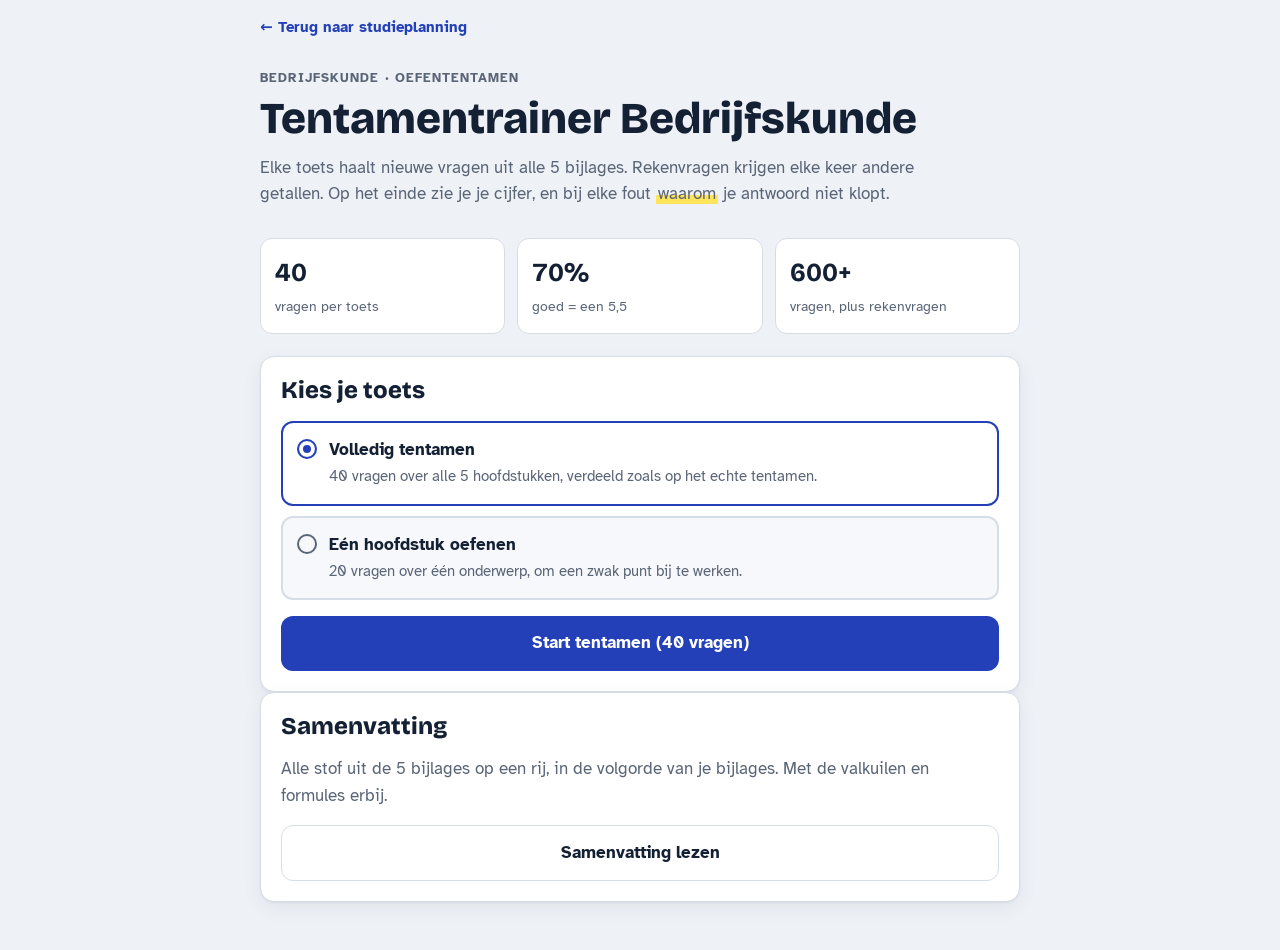
<file: trainers/bedrijfskunde.html>
<!doctype html>
<html lang="nl">
<head>
<meta charset="utf-8">
<meta name="viewport" content="width=device-width, initial-scale=1, viewport-fit=cover">
<title>Tentamentrainer Bedrijfskunde</title>
<link rel="preconnect" href="https://fonts.googleapis.com">
<link rel="preconnect" href="https://fonts.gstatic.com" crossorigin>
<link rel="stylesheet" href="https://fonts.googleapis.com/css2?family=Atkinson+Hyperlegible:ital,wght@0,400;0,700;1,400&family=Bricolage+Grotesque:opsz,wght@12..96,500;12..96,700;12..96,800&display=swap">
<style>
/* Layout: één smalle kolom als een tentamenblad, met een plakkende voortgangsbalk; markeerstift-geel als enige accent naast inktblauw */
:root{
  --bg:#EEF1F6; --surface:#FFFFFF; --surface-2:#F6F8FB; --line:#D7DDE7;
  --ink:#142033; --muted:#5A6577; --brand:#2340B8; --brand-ink:#FFFFFF;
  --mark:#FFE45C; --mark-ink:#142033;
  --good:#1E7A4C; --good-bg:#E3F4EA; --bad:#B42318; --bad-bg:#FCE8E6;
  --display:"Bricolage Grotesque", "Segoe UI", system-ui, sans-serif;
  --body:"Atkinson Hyperlegible", "Segoe UI", system-ui, sans-serif;
  --shadow:0 1px 2px rgba(20,32,51,.06), 0 6px 20px rgba(20,32,51,.06);
}
@media (prefers-color-scheme: dark){ :root:not([data-theme="light"]){
  --bg:#0E1420; --surface:#162032; --surface-2:#1B2840; --line:#2B3A55;
  --ink:#E6EBF4; --muted:#9AA6BA; --brand:#8FA8FF; --brand-ink:#0E1420;
  --mark:#E8CF4A; --mark-ink:#0E1420;
  --good:#5CCB8F; --good-bg:#14301F; --bad:#FF8A7E; --bad-bg:#3A1A18;
  --shadow:0 1px 2px rgba(0,0,0,.3); color-scheme:dark; } }
:root[data-theme="dark"]{
  --bg:#0E1420; --surface:#162032; --surface-2:#1B2840; --line:#2B3A55;
  --ink:#E6EBF4; --muted:#9AA6BA; --brand:#8FA8FF; --brand-ink:#0E1420;
  --mark:#E8CF4A; --mark-ink:#0E1420;
  --good:#5CCB8F; --good-bg:#14301F; --bad:#FF8A7E; --bad-bg:#3A1A18;
  --shadow:0 1px 2px rgba(0,0,0,.3); color-scheme:dark; }

*{box-sizing:border-box}
body{background:var(--bg); color:var(--ink); font-family:var(--body); font-size:17px; line-height:1.55;
  padding-left:max(16px, env(safe-area-inset-left, 0px)); padding-right:max(16px, env(safe-area-inset-right, 0px)); padding-block:0 48px}
.wrap{max-width:760px; margin:0 auto}
h1,h2,h3{font-family:var(--display); line-height:1.15; text-wrap:balance; margin:0}
button{font:inherit; color:inherit; cursor:pointer}
button:focus-visible, .opt:focus-visible{outline:3px solid var(--brand); outline-offset:2px}
.mark{background:linear-gradient(transparent 55%, var(--mark) 55%); padding:0 2px; color:inherit}

/* Start */
header.top{padding-block:28px 8px}
.eyebrow{font-size:13px; letter-spacing:.08em; text-transform:uppercase; color:var(--muted); font-weight:700}
h1{font-size:clamp(30px, 6vw, 44px); font-weight:800; margin-top:6px}
.lead{color:var(--muted); max-width:60ch; margin:10px 0 0}
.panel{background:var(--surface); border:1px solid var(--line); border-radius:14px; padding:20px; box-shadow:var(--shadow)}
.stack{display:grid; gap:16px}
.facts{display:grid; grid-template-columns:repeat(3, minmax(0,1fr)); gap:12px; margin:22px 0}
.fact{background:var(--surface); border:1px solid var(--line); border-radius:12px; padding:14px}
.fact b{display:block; font-family:var(--display); font-size:26px; font-variant-numeric:tabular-nums}
.fact span{font-size:14px; color:var(--muted)}
.modes{display:grid; gap:10px}
.mode{display:flex; gap:12px; align-items:flex-start; text-align:left; background:var(--surface-2); border:2px solid var(--line); border-radius:12px; padding:14px}
.mode[aria-pressed="true"]{border-color:var(--brand); background:var(--surface)}
.mode .dot{flex:none; width:20px; height:20px; border-radius:50%; border:2px solid var(--muted); margin-top:2px}
.mode[aria-pressed="true"] .dot{border-color:var(--brand); box-shadow:inset 0 0 0 4px var(--surface), inset 0 0 0 10px var(--brand)}
.mode strong{display:block}
.mode small{color:var(--muted); font-size:15px}
.chapters{display:flex; flex-wrap:wrap; gap:8px; margin-top:10px}
.chip{border:1.5px solid var(--line); background:var(--surface); border-radius:999px; padding:6px 12px; font-size:15px}
.chip[aria-pressed="true"]{background:var(--ink); color:var(--bg); border-color:var(--ink)}
.btn{border:0; border-radius:12px; padding:14px 22px; font-weight:700; font-size:17px; background:var(--brand); color:var(--brand-ink)}
.btn.ghost{background:transparent; color:var(--ink); border:1.5px solid var(--line)}
.btn.wide{width:100%}
.btn:disabled{opacity:.45; cursor:not-allowed}
.history{font-size:15px; color:var(--muted)}
.history ol{list-style:none; padding:0; margin:8px 0 0; display:grid; gap:6px}
.history li{display:flex; justify-content:space-between; gap:12px; background:var(--surface); border:1px solid var(--line); border-radius:10px; padding:8px 12px; font-variant-numeric:tabular-nums}
.history li b{color:var(--ink)}

/* Toets */
.bar{position:sticky; top:env(safe-area-inset-top, 0px); z-index:5; background:var(--bg); padding-block:12px 10px; margin-inline:calc(-1 * max(16px, env(safe-area-inset-left, 0px)))}
.bar-inner{max-width:760px; margin:0 auto; padding-inline:max(16px, env(safe-area-inset-left, 0px)); display:flex; align-items:center; gap:12px}
.progress{flex:1; min-width:0}
.progress .label{font-size:14px; color:var(--muted); font-variant-numeric:tabular-nums; display:flex; justify-content:space-between}
.track{height:8px; border-radius:99px; background:var(--line); overflow:hidden; margin-top:6px}
.track i{display:block; height:100%; background:var(--brand); width:0; transition:width .25s}
.btn.small{padding:10px 14px; font-size:15px}
.qcard{margin-top:12px}
.tag{display:inline-block; font-size:13px; font-weight:700; letter-spacing:.04em; text-transform:uppercase; color:var(--muted)}
.qnum{font-family:var(--display); font-weight:800; font-size:15px; color:var(--brand)}
.qtext{font-size:clamp(19px, 3.6vw, 22px); font-weight:700; margin:8px 0 18px; line-height:1.4}
.opts{display:grid; gap:10px}
.opt{display:flex; gap:12px; align-items:flex-start; text-align:left; width:100%; background:var(--surface-2); border:2px solid var(--line); border-radius:12px; padding:13px 14px; font-size:17px}
.opt:hover{border-color:var(--muted)}
.opt .letter{flex:none; width:30px; height:30px; display:grid; place-items:center; border-radius:8px; background:var(--surface); border:1.5px solid var(--line); font-weight:700; font-family:var(--display)}
.opt[aria-checked="true"]{border-color:var(--brand); background:var(--surface)}
.opt[aria-checked="true"] .letter{background:var(--brand); border-color:var(--brand); color:var(--brand-ink)}
.opt span:last-child{min-width:0; padding-top:2px}
.nav{display:flex; justify-content:space-between; gap:10px; margin-top:18px}
.grid{display:grid; grid-template-columns:repeat(10, minmax(0,1fr)); gap:6px; margin-top:22px}
.cell{aspect-ratio:1; max-width:100%; border-radius:8px; border:1.5px solid var(--line); background:var(--surface); font-size:13px; font-weight:700; font-variant-numeric:tabular-nums; padding:0}
.cell.done{background:var(--ink); color:var(--bg); border-color:var(--ink)}
.cell.here{outline:3px solid var(--mark); outline-offset:1px}
.hint{font-size:14px; color:var(--muted); margin-top:12px}
.confirm{border:2px solid var(--mark); background:var(--surface)}

/* Resultaat */
.result-head{display:grid; grid-template-columns:auto 1fr; gap:22px; align-items:center}
.grade{width:132px; height:132px; border-radius:50%; display:grid; place-items:center; text-align:center; border:6px solid var(--good); background:var(--good-bg)}
.grade.fail{border-color:var(--bad); background:var(--bad-bg)}
.grade b{font-family:var(--display); font-size:46px; font-weight:800; line-height:1; font-variant-numeric:tabular-nums}
.grade small{display:block; font-size:12px; letter-spacing:.06em; text-transform:uppercase; color:var(--muted)}
.verdict{font-size:22px}
.stats{display:flex; flex-wrap:wrap; gap:8px 18px; margin-top:8px; color:var(--muted); font-variant-numeric:tabular-nums}
.stats b{color:var(--ink)}
.scale{margin-top:10px; font-size:14px; color:var(--muted)}
.chbars{display:grid; gap:12px}
.chrow{display:grid; grid-template-columns:minmax(0,1fr) auto; gap:4px 12px; font-size:15px}
.chrow .t{height:10px; grid-column:1 / -1; border-radius:99px; background:var(--line); overflow:hidden}
.chrow .t i{display:block; height:100%}
.chrow .num{font-variant-numeric:tabular-nums; color:var(--muted)}
.filters{display:flex; flex-wrap:wrap; gap:8px}
.review{display:grid; gap:14px}
.rv{background:var(--surface); border:1px solid var(--line); border-left:5px solid var(--bad); border-radius:12px; padding:16px}
.rv.ok{border-left-color:var(--good)}
.rv .qtext{font-size:18px; margin:6px 0 12px}
.ans{border-radius:10px; padding:10px 12px; margin-top:8px; font-size:16px}
.ans.your{background:var(--bad-bg)}
.ans.right{background:var(--good-bg)}
.ans .lbl{display:block; font-size:12px; font-weight:700; letter-spacing:.06em; text-transform:uppercase; margin-bottom:2px}
.ans.your .lbl{color:var(--bad)} .ans.right .lbl{color:var(--good)}
.explain{margin-top:12px; padding-top:12px; border-top:1px dashed var(--line)}
.explain h4{font-family:var(--display); font-size:15px; margin:0 0 4px}
.explain p{margin:0 0 10px; max-width:68ch}
.actions{display:flex; flex-wrap:wrap; gap:10px}
section + section{margin-top:22px}
h2{font-size:24px; font-weight:800; margin-bottom:12px}
/* Samenvatting */
.sum{background:var(--surface); border:1px solid var(--line); border-radius:14px; padding:20px; box-shadow:var(--shadow)}
.sum h3{font-size:20px; font-weight:800; margin:26px 0 8px}
.sum h3:first-child{margin-top:0}
.sum p, .sum li{max-width:68ch}
.sum ul, .sum ol{padding-left:22px}
.sum li{margin:3px 0}
.sum .intro{font-size:18px}
.sum .tip{background:var(--surface-2); border-left:4px solid var(--mark); border-radius:6px; padding:8px 12px; font-size:16px}
.sum .formula{font-family:var(--display); font-weight:700; background:var(--surface-2); border:1px solid var(--line); border-radius:8px; padding:10px 12px; margin:8px 0; font-variant-numeric:tabular-nums}
.sum .flow{font-weight:700}
.tbl{overflow-x:auto; margin:10px 0}
.tbl table{border-collapse:collapse; width:100%; font-size:15px; min-width:480px}
.tbl th, .tbl td{text-align:left; vertical-align:top; padding:8px 10px; border-bottom:1px solid var(--line)}
.tbl th{font-family:var(--display); background:var(--surface-2)}
.sumnav{display:flex; flex-wrap:wrap; gap:8px; margin:14px 0}
.linkbtn{background:none; border:0; padding:0; color:var(--brand); font-weight:700; text-decoration:underline; font-size:14px}
@media (max-width:560px){
  body{font-size:16px}
  .facts{grid-template-columns:1fr 1fr 1fr; gap:8px}
  .fact{padding:10px} .fact b{font-size:21px} .fact span{font-size:13px}
  .grid{grid-template-columns:repeat(8, minmax(0,1fr))}
  .result-head{grid-template-columns:1fr; justify-items:start}
  .grade{width:112px; height:112px} .grade b{font-size:38px}
}
@media (prefers-reduced-motion: reduce){ *{transition:none!important} }
</style>

<style>:root{padding-top:env(safe-area-inset-top,0px);padding-bottom:env(safe-area-inset-bottom,0px)}body{margin:0}img{max-width:100%}[hidden]{display:none!important}</style>
</head>
<body>
<div class="wrap" id="terugbalk"><a href="../#leerstof/bk" target="_top" style="display:inline-block;margin-top:16px;font-size:15px;font-weight:700;color:var(--brand);text-decoration:none">← Terug naar studieplanning</a></div>
<div class="wrap" id="app"></div>
<script>if (window.top !== window) document.getElementById("terugbalk").hidden = true;</script>

<script>
const BANK = []; const GENS = [];
function addCls(def){ def.items.forEach(it=>BANK.push({c:def.c, cls:def, it})); }
// Hoofdstuk: Business Model Canvas (bijlage 'begrippen 1')
BANK.push(
{c:"bmc", q:"Wat beschrijft het bouwblok Customer Segments?",
 o:["De verschillende groepen mensen of organisaties die een bedrijf wil bereiken en bedienen","De manieren waarop een bedrijf zijn klanten bereikt","Het pakket producten en diensten dat waarde creëert","Het soort relatie dat een bedrijf met zijn klanten heeft"], a:0,
 w:["","Dat is Channels (blok 3): langs welke weg je de klant bereikt.","Dat is de Value Proposition (blok 2): wat je de klant aanbiedt.","Dat is Customer Relationships (blok 4): wat voor band je met de klant hebt."],
 e:"Customer Segments (blok 1) gaat over de vraag 'voor wie maken we waarde?'. Het zijn de groepen mensen of organisaties die een bedrijf wil bereiken en bedienen. Je begint altijd hier, want zonder klanten is er geen bedrijf."},

{c:"bmc", q:"Waarom noemt het boek klanten 'het hart' van elk businessmodel?",
 o:["Omdat geen bedrijf lang overleeft zonder (winstgevende) klanten","Omdat klanten de goedkoopste bron van inkomsten zijn","Omdat klanten altijd de Key Partners van een bedrijf zijn","Omdat klanten de kostenstructuur bepalen"], a:0,
 w:["","Over 'goedkoop' zegt de stof niets. Het gaat erom dat je zonder klanten niet overleeft.","Key Partners zijn partners, zoals leveranciers. Dat zijn geen klanten.","De kostenstructuur volgt uit alle andere blokken, niet alleen uit de klanten."],
 e:"Het boek zegt letterlijk: zonder (winstgevende) klanten kan geen bedrijf lang overleven. Daarom staan klanten centraal en begin je het canvas bij Customer Segments."},

{c:"bmc", q:"Wat moet een organisatie volgens de stof doen met haar klantsegmenten?",
 o:["Een bewuste keuze maken welke segmenten ze bedient en welke ze negeert","Zoveel mogelijk segmenten bedienen om risico te spreiden","Altijd precies één segment kiezen","De segmenten pas kiezen nadat het businessmodel af is"], a:0,
 w:["","Het boek zegt juist dat je bewust moet kiezen, ook wat je negeert. Iedereen bedienen staat er niet.","Een businessmodel kan één of meerdere segmenten hebben, dus 'altijd één' klopt niet.","Het is andersom: eerst kies je de segmenten, dan ontwerp je het model rond hun behoeften."],
 e:"Een organisatie moet bewust beslissen welke segmenten ze bedient en welke ze negeert. Pas daarna kan het businessmodel zorgvuldig rond de behoeften van die klanten ontworpen worden."},

{c:"bmc", q:"Welke van deze is GEEN criterium om klantgroepen als aparte segmenten te zien?",
 o:["Ze wonen in verschillende provincies","Hun behoeften vragen om een ander aanbod","Ze worden bereikt via andere distributiekanalen","Ze willen betalen voor andere aspecten van het aanbod"], a:0,
 w:["","Dit is wel een criterium: een ander aanbod nodig hebben.","Dit is wel een criterium: andere kanalen.","Dit is wel een criterium: voor andere dingen willen betalen."],
 e:"De 5 criteria zijn: (1) ander aanbod nodig, (2) andere kanalen, (3) ander soort relatie, (4) duidelijk andere winstgevendheid, (5) bereid te betalen voor andere aspecten. Waar iemand woont staat niet in die lijst."},

{c:"bmc", q:"Welke combinatie bevat ALLEEN criteria uit de stof voor aparte klantsegmenten?",
 o:["Ander soort relatie nodig, en duidelijk andere winstgevendheid","Andere leeftijd, en ander geslacht","Ander soort relatie nodig, en andere hobby's","Andere winstgevendheid, en andere nationaliteit"], a:0,
 w:["","Leeftijd en geslacht staan niet in de lijst van 5 criteria.","Hobby's staan niet in de lijst. De relatie wel.","Nationaliteit staat niet in de lijst. Winstgevendheid wel."],
 e:"Onthoud de 5 criteria als: een groep krijgt iets anders, wordt anders bereikt, wordt anders behandeld (relatie), brengt anders op (winstgevendheid) of betaalt voor iets anders. Persoonskenmerken zoals leeftijd staan er niet bij."},

{c:"bmc", q:"Een bedrijf richt zich op één grote groep klanten met ongeveer dezelfde behoeften. Aanbod, kanalen en relaties zijn voor iedereen hetzelfde. Welk type klantsegment is dit?",
 o:["Mass market","Niche market","Segmented","Multi-sided platform"], a:0,
 w:["","Een niche market richt zich juist op een specifieke, gespecialiseerde groep.","Segmented betekent dat je onderscheid maakt tussen groepen met licht verschillende behoeften.","Een multi-sided platform bedient twee of meer groepen die van elkaar afhankelijk zijn."],
 e:"Bij een mass market maak je geen onderscheid tussen klantgroepen. Alles is gericht op één grote groep met grotendeels dezelfde behoeften. Het boek noemt de consumentenelektronica als voorbeeld."},

{c:"bmc", q:"In welke sector komt een mass market-businessmodel volgens het boek vaak voor?",
 o:["Consumentenelektronica","Private banking","Auto-onderdelen voor grote autofabrikanten","Vliegtuigmotoren"], a:0,
 w:["","Private banking werkt met zeer persoonlijke relaties met rijke klanten. Dat is geen massamarkt.","Auto-onderdelenmakers zijn het voorbeeld van een niche market.","Vliegtuigmotoren (Rolls-Royce) is het voorbeeld van 'getting the job done', geen massamarkt."],
 e:"Het boek noemt de consumentenelektronica als typische sector voor een mass market: één grote groep klanten met ongeveer dezelfde behoeften."},

{c:"bmc", q:"Een fabrikant van auto-onderdelen verkoopt bijna alles aan een paar grote autofabrikanten. Aanbod, kanalen en relatie zijn volledig op hen afgestemd. Welk type klantsegment is dit?",
 o:["Niche market","Mass market","Diversified","Segmented"], a:0,
 w:["","Bij een mass market bedien je één grote algemene groep, geen paar specifieke afnemers.","Diversified betekent twee segmenten die niets met elkaar te maken hebben.","Segmented betekent groepen met licht verschillende behoeften binnen één markt."],
 e:"Een niche market bedient een specifiek, gespecialiseerd segment. Alles is afgestemd op hun eisen. Het boek noemt precies dit voorbeeld: auto-onderdelenmakers die afhankelijk zijn van grote autofabrikanten, vaak in een leverancier-afnemerrelatie."},

{c:"bmc", q:"Een bank maakt onderscheid tussen een grote groep klanten met een vermogen tot $100.000 en een kleinere groep met meer dan $500.000. De behoeften lijken op elkaar maar verschillen wel. Welk type is dit?",
 o:["Segmented","Mass market","Diversified","Niche market"], a:0,
 w:["","Bij een mass market maak je juist geen onderscheid tussen groepen.","Diversified gaat over twee groepen die niets met elkaar te maken hebben. Hier lijken de behoeften juist op elkaar.","Een niche market is één specifieke gespecialiseerde groep, geen opsplitsing van je klanten."],
 e:"Segmented betekent: onderscheid maken tussen segmenten met licht verschillende behoeften en problemen. Het boek gebruikt Credit Suisse als voorbeeld. Die opsplitsing heeft gevolgen voor de andere blokken, zoals Value Proposition, kanalen en relaties."},

{c:"bmc", q:"Micro Precision Systems bedient de horloge-industrie, de medische sector en de industriële automatisering, met telkens een licht ander aanbod. Welk type klantsegment is dit volgens het boek?",
 o:["Segmented","Mass market","Multi-sided platform","Niche market"], a:0,
 w:["","Bij een mass market is er één aanbod voor één grote groep.","Bij een multi-sided platform hebben de groepen elkaar nodig. Deze drie sectoren zijn niet van elkaar afhankelijk.","Een niche market is één specifieke groep. Hier zijn het er drie met licht verschillende aanbiedingen."],
 e:"Het boek noemt Micro Precision Systems als voorbeeld van 'segmented': drie segmenten met licht verschillende Value Propositions."},

{c:"bmc", q:"In 2006 begon Amazon.com naast zijn webwinkel ook cloud computing (opslag en serverruimte) te verkopen aan webbedrijven. Welk type klantsegment beschrijft dit?",
 o:["Diversified","Segmented","Mass market","Niche market"], a:0,
 w:["","Segmented gaat over groepen met licht verschillende behoeften. Webwinkelklanten en webbedrijven hebben totaal andere behoeften.","Een mass market is één grote groep met dezelfde behoeften.","Een niche market is één gespecialiseerde groep, geen uitbreiding naar een totaal andere markt."],
 e:"Diversified betekent: twee segmenten bedienen die niets met elkaar te maken hebben, met heel verschillende behoeften. Amazon kon dit doen omdat het zijn sterke IT-infrastructuur kon delen tussen de webwinkel en de cloudtak."},

{c:"bmc", q:"Een creditcardbedrijf heeft veel kaarthouders nodig én veel winkels die de kaart accepteren. Beide groepen zijn nodig om het model te laten werken. Welk type klantsegment is dit?",
 o:["Multi-sided platform","Diversified","Segmented","Mass market"], a:0,
 w:["","Bij diversified zijn de segmenten juist niet van elkaar afhankelijk.","Segmented gaat over groepen met licht verschillende behoeften, niet over groepen die elkaar nodig hebben.","Een mass market is één grote groep, hier zijn het er twee."],
 e:"Een multi-sided platform bedient twee of meer segmenten die van elkaar afhankelijk zijn. Zonder winkels heeft de kaarthouder niets aan zijn kaart, en zonder kaarthouders willen winkels de kaart niet accepteren."},

{c:"bmc", q:"Een gratis krant heeft veel lezers nodig om adverteerders te trekken, en adverteerders om de krant te betalen. Wat voor businessmodel is dit?",
 o:["Een multi-sided platform","Een niche market","Een diversified model","Een mass market"], a:0,
 w:["","Een niche market richt zich op één gespecialiseerde groep, niet op twee groepen die elkaar nodig hebben.","Bij diversified hebben de twee segmenten niets met elkaar te maken. Hier hebben ze elkaar juist nodig.","Een mass market heeft één grote groep klanten, geen twee afhankelijke groepen."],
 e:"Dit is het voorbeeld uit het boek van een multi-sided platform: lezers en adverteerders zijn allebei nodig. Zonder lezers geen adverteerders, en zonder adverteerders geen geld om de krant te maken."},

{c:"bmc", q:"Wat is volgens het boek de Value Proposition?",
 o:["Het pakket (de bundel) producten en diensten dat waarde creëert voor een specifiek klantsegment","Alle kosten die een bedrijf maakt om een product te leveren","De prijs die een klant betaalt","De kanalen waarlangs een bedrijf zijn klanten bereikt"], a:0,
 w:["","Kosten horen bij de Cost Structure (blok 9).","De prijs hoort bij Revenue Streams (blok 5). Een lage prijs kan wel deel zijn van een VP, maar de VP is veel breder.","Kanalen zijn blok 3, Channels."],
 e:"De Value Proposition is de bundel producten en diensten die waarde creëert voor een specifiek klantsegment. Het is een optelsom van voordelen die het bedrijf de klant biedt."},

{c:"bmc", q:"Wat is volgens het boek de belangrijkste functie van een Value Proposition?",
 o:["Het is de reden waarom klanten voor het ene bedrijf kiezen en niet voor een ander","Het bepaalt welke partners een bedrijf heeft","Het toont hoeveel winst een bedrijf maakt","Het beschrijft hoe de organisatie intern is opgebouwd"], a:0,
 w:["","Partners horen bij Key Partnerships, blok 8.","Winst volgt uit opbrengsten min kosten. Dat zegt de VP niet.","De interne opbouw staat niet in de VP. De VP kijkt naar de klant."],
 e:"De Value Proposition is de reden waarom klanten naar het ene bedrijf gaan en niet naar het andere. Ze lost een probleem van de klant op of vervult een behoefte."},

{c:"bmc", q:"Welke twee soorten Value Propositions onderscheidt het boek?",
 o:["Innovatieve (nieuw of disruptief) en vergelijkbaar met bestaand aanbod maar met extra kenmerken","Dure en goedkope","Fysieke en digitale","Tijdelijke en permanente"], a:0,
 w:["","Duur en goedkoop is geen indeling uit de stof.","Fysiek en digitaal staat niet in de stof als indeling.","Tijdelijk en permanent staat niet in de stof."],
 e:"Sommige Value Propositions zijn innovatief en vormen een nieuw of disruptief aanbod. Andere lijken op wat er al op de markt is, maar met extra kenmerken en eigenschappen."},

{c:"bmc", q:"Waarden in een Value Proposition kunnen kwantitatief of kwalitatief zijn. Welke van deze is KWALITATIEF?",
 o:["De klantbeleving (customer experience)","De prijs","De snelheid van de service","Het aantal producten in een pakket"], a:0,
 w:["","Prijs is een getal en dus kwantitatief. Het boek noemt het als voorbeeld van kwantitatief.","Snelheid kan je meten en is dus kwantitatief. Het boek noemt het als voorbeeld van kwantitatief.","Een aantal is een getal en dus kwantitatief."],
 e:"Kwantitatief = je kan het in een getal uitdrukken (prijs, snelheid van service). Kwalitatief = je kan het niet zomaar meten (design, klantbeleving)."},

{c:"bmc", q:"Een Value Proposition voldoet aan een volledig nieuwe set behoeften die klanten eerder niet zagen, omdat er nog niets vergelijkbaars bestond. Welk element is dit?",
 o:["Newness","Performance","Customization","Convenience/usability"], a:0,
 w:["","Performance gaat over een bestaand product beter maken, niet over iets totaal nieuws.","Customization gaat over aanpassen aan een specifieke klant.","Convenience gaat over iets makkelijker maken in gebruik."],
 e:"Newness: je vervult behoeften die klanten eerst niet eens zagen, omdat er niets vergelijkbaars was. Het boek noemt de gsm, die een hele nieuwe industrie creëerde."},

{c:"bmc", q:"Klopt het dat 'Newness' volgens het boek altijd met technologie te maken heeft?",
 o:["Nee, vaak wel maar niet altijd. Ethische beleggingsfondsen zijn nieuw maar hebben weinig met technologie te maken","Ja, nieuwheid gaat altijd over nieuwe technologie","Ja, het boek noemt alleen de gsm als voorbeeld","Nee, newness heeft nooit met technologie te maken"], a:0,
 w:["","Het boek zegt letterlijk 'vaak, maar niet altijd' technologiegerelateerd.","Het boek geeft ook een niet-technologisch voorbeeld: ethische beleggingsfondsen.","De gsm is juist een technologisch voorbeeld van newness, dus 'nooit' klopt niet."],
 e:"Newness is vaak, maar niet altijd, technologisch. De gsm creëerde een nieuwe industrie (wel technologie). Ethische beleggingsfondsen zijn nieuw maar hebben weinig met technologie te maken."},

{c:"bmc", q:"De pc-sector bracht steeds krachtigere computers op de markt om waarde te creëren. Welk element van de Value Proposition is dit, en wat zegt het boek over de grenzen ervan?",
 o:["Performance. Snellere pc's leverden de laatste jaren niet meer evenveel extra vraag op","Newness. Elke snellere pc is een volledig nieuw product","Design. Klanten kopen pc's vooral om het uiterlijk","Performance. Dit werkt altijd en heeft geen grenzen"], a:0,
 w:["","Een snellere pc vervult geen totaal nieuwe behoefte. Hij doet hetzelfde, alleen beter.","Het gaat hier om kracht en snelheid, niet om het uiterlijk.","Het boek zegt juist dat performance grenzen heeft."],
 e:"Performance = de prestaties van een product of dienst verbeteren. Het boek waarschuwt: dit heeft grenzen. Snellere pc's, meer opslag en betere graphics leverden niet meer evenveel groei in vraag op."},

{c:"bmc", q:"Een sportmerk laat klanten online hun eigen schoen samenstellen met eigen kleuren en hun naam erop, terwijl het toch op grote schaal produceert. Welk element van de Value Proposition is dit?",
 o:["Customization","Newness","Brand/status","Cost reduction"], a:0,
 w:["","Gepersonaliseerde schoenen vervullen geen totaal nieuwe behoefte.","Het gaat hier om aanpassen aan de klant, niet om het tonen van een merk.","Er wordt niets goedkoper voor de klant."],
 e:"Customization: producten afstemmen op individuele klanten of segmenten. Het boek noemt 'mass customization' en 'customer co-creation': maatwerk, terwijl je toch de voordelen van grootschalige productie houdt."},

{c:"bmc", q:"Luchtvaartmaatschappijen laten Rolls-Royce hun motoren bouwen én onderhouden en betalen per uur dat een motor draait. Welk element van de Value Proposition is dit?",
 o:["Getting the job done","Price","Risk reduction","Accessibility"], a:0,
 w:["","Het gaat er niet om dat het goedkoper is, maar dat Rolls-Royce een hele taak overneemt.","Risico verlagen kan een bijeffect zijn, maar het boek gebruikt dit voorbeeld voor 'getting the job done'.","Accessibility betekent iets beschikbaar maken voor klanten die er eerst geen toegang toe hadden."],
 e:"Getting the job done: je helpt de klant door een taak volledig over te nemen. Luchtvaartmaatschappijen kunnen zich zo focussen op vliegen, terwijl Rolls-Royce voor de motoren zorgt."},

{c:"bmc", q:"Welke uitspraak over 'Design' als Value Proposition-element klopt volgens het boek?",
 o:["Het is belangrijk maar moeilijk te meten, vooral in mode en consumentenelektronica","Het is makkelijk te meten in euro's","Het speelt alleen een rol bij luxe horloges","Het is hetzelfde als brand/status"], a:0,
 w:["","Het boek zegt juist dat design moeilijk te meten is.","Het boek noemt mode en consumentenelektronica, niet alleen horloges. Het Rolex-voorbeeld hoort bij brand/status.","Brand/status gaat over waarde halen uit het tonen van een merk. Design gaat over het ontwerp zelf."],
 e:"Design is een belangrijk maar moeilijk te meten element. Een product kan opvallen door een superieur ontwerp. In mode en consumentenelektronica is design vaak een groot deel van de Value Proposition."},

{c:"bmc", q:"Iemand draagt een Rolex om te tonen dat hij rijk is. Welk element van de Value Proposition is dit?",
 o:["Brand/status","Design","Performance","Price"], a:0,
 w:["","Design gaat over het ontwerp zelf. Hier gaat het om wat het merk over de drager zegt.","Performance gaat over beter presteren. Hij draagt hem niet omdat hij beter de tijd aangeeft.","Een Rolex is juist duur, dus Price als VP-element klopt niet."],
 e:"Brand/status: klanten halen waarde uit het gebruiken en tonen van een merk. Een Rolex staat voor rijkdom. Aan de andere kant dragen skaters 'underground' merken om te tonen dat ze erbij horen."},

{c:"bmc", q:"Skaters dragen de nieuwste 'underground' merken om te tonen dat ze 'in' zijn. Welk element van de Value Proposition is dit?",
 o:["Brand/status","Price","Newness","Customization"], a:0,
 w:["","Het gaat niet om een lage prijs, maar om wat het merk uitstraalt.","Newness gaat over een totaal nieuwe behoefte vervullen, niet over een merk tonen.","Customization gaat over aanpassen aan de klant."],
 e:"Ook dit is brand/status, maar aan de andere kant van het spectrum dan de Rolex. Het merk tonen geeft waarde: je laat zien dat je bij de groep hoort."},

{c:"bmc", q:"Wat zegt het boek over een Value Proposition gebaseerd op een lage prijs?",
 o:["Ze heeft belangrijke gevolgen voor de rest van het businessmodel","Ze werkt alleen voor luxeproducten","Ze heeft geen invloed op de kosten","Ze kan alleen bij gratis producten"], a:0,
 w:["","Lage prijs is juist bedoeld voor prijsgevoelige klanten, niet voor luxe.","Het is net andersom: een lage prijs dwingt je om je kosten laag te houden.","Gratis is een extreme vorm van prijs, maar lage prijs kan ook zonder gratis te zijn."],
 e:"Een lage prijs heeft grote gevolgen voor het hele businessmodel. Ryanair, easyJet en Southwest ontwierpen hun volledige businessmodel om goedkoop vliegen mogelijk te maken."},

{c:"bmc", q:"De Tata Nano was een auto met een verrassend lage prijs, waardoor een heel nieuw deel van de Indiase bevolking een auto kon kopen. Welk element van de Value Proposition is dit?",
 o:["Price","Design","Performance","Brand/status"], a:0,
 w:["","De auto werd niet gekocht om het ontwerp, maar om de lage prijs.","De auto presteerde niet beter dan andere auto's.","Een goedkope auto draag je niet om status te tonen."],
 e:"Price: vergelijkbare waarde bieden voor een lagere prijs, voor prijsgevoelige klanten. Het boek noemt de Tata Nano. Ook gratis aanbod (gratis kranten, gratis e-mail) valt onder dit element."},

{c:"bmc", q:"Salesforce.com biedt een CRM-programma online aan, zodat klanten zelf geen CRM-software moeten kopen, installeren en beheren. Welk element van de Value Proposition is dit volgens het boek?",
 o:["Cost reduction","Newness","Brand/status","Design"], a:0,
 w:["","CRM-software bestond al. Het nieuwe zit in het besparen van kosten en gedoe.","Klanten kiezen Salesforce niet om een merk te tonen.","Het gaat niet om het uiterlijk van de software."],
 e:"Cost reduction: klanten helpen kosten te verlagen. Salesforce bespaart klanten de kosten en de moeite van zelf software kopen, installeren en beheren."},

{c:"bmc", q:"Een tweedehandsautoverkoper geeft een jaar garantie, zodat de koper niet bang hoeft te zijn voor dure pannes. Welk element van de Value Proposition is dit?",
 o:["Risk reduction","Cost reduction","Accessibility","Getting the job done"], a:0,
 w:["","De auto wordt niet goedkoper. Het risico op onverwachte kosten wordt kleiner.","Accessibility is iets bereikbaar maken voor mensen die er eerst geen toegang toe hadden.","De verkoper neemt geen taak van de klant over. Hij verlaagt het risico."],
 e:"Risk reduction: klanten waarderen het als het risico van een aankoop kleiner wordt. Het boek noemt precies dit voorbeeld: een jaar garantie bij een tweedehandsauto."},

{c:"bmc", q:"NetJets maakte het mogelijk om een deel van een privéjet te bezitten, waardoor mensen die zich geen eigen jet konden veroorloven er toch gebruik van konden maken. Welk element van de Value Proposition is dit?",
 o:["Accessibility","Brand/status","Performance","Customization"], a:0,
 w:["","Status kan meespelen, maar het boek gebruikt NetJets als voorbeeld van toegankelijkheid.","De jet zelf presteert niet beter.","Het product wordt niet aangepast aan de klant. Het wordt bereikbaar gemaakt."],
 e:"Accessibility: producten of diensten beschikbaar maken voor klanten die er eerst geen toegang toe hadden. Het boek noemt NetJets en ook beleggingsfondsen, waarmee mensen met weinig geld toch gespreid kunnen beleggen."},

{c:"bmc", q:"Met de iPod en iTunes maakte Apple het zoeken, kopen, downloaden en luisteren van muziek veel makkelijker dan ooit. Welk element van de Value Proposition is dit?",
 o:["Convenience/usability","Price","Risk reduction","Cost reduction"], a:0,
 w:["","Het ging niet om een lage prijs, maar om gemak.","Er wordt geen risico kleiner gemaakt.","Het gaat niet om kosten besparen, maar om iets makkelijker maken."],
 e:"Convenience/usability: dingen handiger of makkelijker in gebruik maken. Het boek noemt iPod en iTunes als voorbeeld."},

{c:"bmc", q:"Wat beschrijft het bouwblok Channels?",
 o:["Hoe een bedrijf communiceert met zijn klantsegmenten en hen bereikt om de Value Proposition te leveren","Wat voor band een bedrijf met zijn klanten heeft","Welke partners een bedrijf heeft","Hoeveel geld er binnenkomt"], a:0,
 w:["","Dat is Customer Relationships, blok 4.","Dat is Key Partnerships, blok 8.","Dat is Revenue Streams, blok 5."],
 e:"Channels (blok 3) gaat over hoe je de klant bereikt: communicatie-, distributie- en verkoopkanalen. Samen vormen ze de 'interface' tussen bedrijf en klant. Het zijn de contactpunten (touch points)."},

{c:"bmc", q:"Welke drie soorten kanalen vormen samen de 'interface' van een bedrijf met zijn klanten?",
 o:["Communicatie-, distributie- en verkoopkanalen","Directe, indirecte en digitale kanalen","Persoonlijke, geautomatiseerde en community-kanalen","Inkoop-, productie- en verkoopkanalen"], a:0,
 w:["","Direct en indirect bestaan wel, maar dit is niet het drietal dat de interface vormt.","Persoonlijk en geautomatiseerd zijn soorten klantrelaties, geen kanalen.","Inkoop en productie zijn interne activiteiten, geen contact met de klant."],
 e:"Het boek zegt: communicatie-, distributie- en verkoopkanalen vormen samen de interface van het bedrijf met de klant. Het zijn contactpunten die een grote rol spelen in de klantbeleving."},

{c:"bmc", q:"Wat is de juiste volgorde van de 5 fasen (functies) van een kanaal?",
 o:["Awareness, evaluatie, aankoop, levering, after sales","Evaluatie, awareness, aankoop, after sales, levering","Aankoop, awareness, levering, evaluatie, after sales","Awareness, aankoop, evaluatie, levering, after sales"], a:0,
 w:["","Je moet eerst weten dat iets bestaat (awareness) voor je het kan evalueren.","Je kan niet kopen voor je ervan gehoord hebt.","Je evalueert een product vóór je het koopt, niet erna."],
 e:"Volg de reis van de klant: hij hoort ervan (awareness), twijfelt en vergelijkt (evaluatie), koopt (aankoop), krijgt het (levering) en krijgt hulp achteraf (after sales)."},

{c:"bmc", q:"Een parfummerk deelt gratis staaltjes uit in de winkel, zodat klanten het geurtje kunnen uitproberen voordat ze kopen. Welke kanaalfase is dit vooral?",
 o:["Evaluatie","Awareness","Levering","After sales"], a:0,
 w:["","De klant staat al in de winkel en kent het product. Het gaat nu om beoordelen.","Levering is het product bij de klant krijgen na aankoop.","After sales is ondersteuning ná de aankoop."],
 e:"Evaluatie: klanten helpen om de Value Proposition te beoordelen. Een staaltje uitproberen is precies dat."},

{c:"bmc", q:"Welk onderscheid maakt het boek tussen eigen kanalen en partnerkanalen?",
 o:["Partnerkanalen geven lagere marges maar meer bereik. Eigen kanalen geven hogere marges maar zijn duur om op te zetten","Eigen kanalen geven altijd minder winst dan partnerkanalen","Partnerkanalen zijn altijd direct","Eigen kanalen zijn altijd goedkoper"], a:0,
 w:["","Het is andersom: eigen kanalen hebben juist hogere marges.","Partnerkanalen zijn volgens het boek indirect.","Eigen kanalen zijn juist duur om op te zetten en te runnen."],
 e:"Partnerkanalen (zoals groothandels of andermans winkels) leveren lagere marges op, maar je bereikt meer klanten en profiteert van de sterktes van de partner. Eigen kanalen, vooral directe, hebben hogere marges maar kosten veel om op te zetten. De kunst is de juiste mix."},

{c:"bmc", q:"Hoe deelt het boek 'een winkel die het bedrijf zelf bezit en runt' in?",
 o:["Eigen kanaal, indirect","Eigen kanaal, direct","Partnerkanaal, indirect","Partnerkanaal, direct"], a:0,
 w:["","Direct eigen zijn volgens het boek de eigen verkoopploeg (sales force) en de eigen website.","Het is geen partnerkanaal, want het bedrijf bezit de winkel zelf.","Partnerkanalen zijn volgens het boek altijd indirect."],
 e:"Volgens het boek kunnen eigen kanalen direct zijn (eigen verkoopploeg, eigen website) of indirect (eigen winkels). Partnerkanalen (partnerwinkels, groothandel) zijn indirect."},

{c:"bmc", q:"Welke van deze kanalen is volgens het boek een partnerkanaal?",
 o:["Een groothandel (wholesaler)","De eigen verkoopploeg (sales force)","De eigen webshop","De eigen winkels"], a:0,
 w:["","De eigen verkoopploeg is een eigen, direct kanaal.","De eigen website is een eigen, direct kanaal.","Eigen winkels zijn een eigen kanaal, ook al zijn ze indirect."],
 e:"Partnerkanalen zijn indirect: partnerwinkels en groothandels. Eigen kanalen zijn de verkoopploeg, de eigen website (direct) en eigen winkels (indirect)."},

{c:"bmc", q:"Wat beschrijft het bouwblok Customer Relationships?",
 o:["De soorten relaties die een bedrijf aangaat met specifieke klantsegmenten","De weg waarlangs het product bij de klant komt","De groepen klanten die een bedrijf bedient","De samenwerking met leveranciers"], a:0,
 w:["","Dat is Channels: langs waar je de klant bereikt.","Dat is Customer Segments, blok 1.","Samenwerking met leveranciers is Key Partnerships, blok 8."],
 e:"Customer Relationships (blok 4): wat voor band heeft het bedrijf met elk segment? Dat kan gaan van persoonlijk tot volledig geautomatiseerd."},

{c:"bmc", q:"Door welke drie motivaties kunnen klantrelaties gedreven worden?",
 o:["Klantenwerving, klantenbinding en meer verkopen (upselling)","Awareness, evaluatie en aankoop","Prijs, design en merk","Kosten, opbrengsten en winst"], a:0,
 w:["","Dat zijn fasen van Channels, geen motivaties voor relaties.","Dat zijn elementen van de Value Proposition.","Dat gaat over financiën, niet over klantrelaties."],
 e:"De drie motivaties zijn: customer acquisition (nieuwe klanten werven), customer retention (klanten houden) en boosting sales of upselling (bestaande klanten meer laten kopen)."},

{c:"bmc", q:"Mobiele operatoren gaven vroeger gratis gsm's weg. Toen de markt verzadigd raakte, focusten ze op klanten houden en meer opbrengst per klant. Wat leer je hieruit?",
 o:["De motivatie achter klantrelaties kan veranderen: van acquisitie naar retentie en upselling","Gratis gsm's weggeven is een vorm van retentie","Klantrelaties veranderen nooit","Operatoren schakelden van retentie naar acquisitie"], a:0,
 w:["","Gratis gsm's weggeven was bedoeld om nieuwe klanten te werven. Dat is acquisitie, geen retentie.","Het voorbeeld toont juist dat ze wel veranderen.","Het was net andersom: eerst acquisitie, daarna retentie."],
 e:"In het begin werden klanten agressief geworven met gratis gsm's (acquisitie). Toen iedereen al een gsm had, schakelden ze over naar klanten houden (retentie) en meer opbrengst per klant (upselling)."},

{c:"bmc", q:"Een klant kan tijdens en na de aankoop met een echte medewerker praten, in de winkel, via een callcenter of via e-mail. Welke soort klantrelatie is dit?",
 o:["Personal assistance","Dedicated personal assistance","Self-service","Automated services"], a:0,
 w:["","Bij dedicated personal assistance krijgt één klant een vaste eigen medewerker. Hier praat je met wie er op dat moment is.","Bij self-service is er geen direct contact met een medewerker.","Automated services werken met systemen, niet met een echte medewerker."],
 e:"Personal assistance is gebaseerd op menselijk contact: je kan een echte medewerker spreken tijdens of na de aankoop, ter plaatse, via een callcenter, per e-mail of op een andere manier."},

{c:"bmc", q:"Een private bank geeft elke zeer rijke klant een vaste eigen bankier, die de klant jarenlang persoonlijk begeleidt. Welke soort klantrelatie is dit?",
 o:["Dedicated personal assistance","Personal assistance","Communities","Co-creation"], a:0,
 w:["","Bij gewone personal assistance heb je geen vaste eigen medewerker. Hier wel.","Communities gaan over klanten die met elkaar in contact staan.","Co-creation gaat over samen met de klant waarde maken, zoals reviews schrijven."],
 e:"Dedicated personal assistance: één vaste medewerker voor één klant. Het is de diepste en meest persoonlijke relatie en groeit meestal over een lange periode. Ook key account managers bij belangrijke klanten zijn een voorbeeld."},

{c:"bmc", q:"Een bedrijf heeft geen direct contact met zijn klanten, maar geeft hen alle middelen om zichzelf te helpen. Welke soort klantrelatie is dit?",
 o:["Self-service","Automated services","Personal assistance","Communities"], a:0,
 w:["","Automated services gaan verder: het systeem herkent de klant en geeft persoonlijke info, zoals aanbevelingen.","Personal assistance draait juist om contact met een echte medewerker.","Bij communities helpen klanten elkaar via een gemeenschap."],
 e:"Self-service: het bedrijf onderhoudt geen directe relatie, maar zorgt dat klanten zichzelf kunnen helpen."},

{c:"bmc", q:"Een webwinkel herkent je bij het inloggen en geeft je boekaanbevelingen op basis van wat je eerder kocht. Welke soort klantrelatie is dit?",
 o:["Automated services","Self-service","Dedicated personal assistance","Co-creation"], a:0,
 w:["","Gewone self-service herkent de klant niet en geeft geen persoonlijke info.","Er is geen vaste menselijke medewerker.","Co-creation is de klant zelf waarde laten maken, zoals een review schrijven."],
 e:"Automated services zijn een slimmere vorm van self-service: het systeem herkent individuele klanten en hun kenmerken. Op hun best voelen ze aan als een persoonlijke relatie, zoals bij aanbevelingen voor boeken of films."},

{c:"bmc", q:"GlaxoSmithKline startte een online community toen het een nieuw afslankmiddel lanceerde. Wat was volgens het boek het doel?",
 o:["De uitdagingen van de klanten beter begrijpen en zo hun verwachtingen beter beheren","Het product goedkoper maken","Klanten zelf het product laten ontwerpen","Een vaste medewerker per klant aanstellen"], a:0,
 w:["","De community ging niet over de prijs.","Het product zelf laten ontwerpen is co-creation, niet het doel van deze community.","Een vaste medewerker per klant is dedicated personal assistance."],
 e:"Communities brengen klanten met elkaar in contact zodat ze kennis delen en elkaar helpen. Ze helpen het bedrijf ook om klanten beter te begrijpen. GSK wilde de uitdagingen van de gebruikers beter begrijpen."},

{c:"bmc", q:"Amazon.com laat klanten reviews schrijven die andere lezers helpen, en YouTube laat gebruikers zelf video's maken. Welke soort klantrelatie is dit?",
 o:["Co-creation","Communities","Self-service","Automated services"], a:0,
 w:["","Bij communities helpen klanten elkaar in een gemeenschap. Hier maken klanten zelf waarde voor andere klanten, dat is co-creation.","Bij self-service help je jezelf. Hier maak je iets voor anderen.","Automated services zijn systemen die de klant herkennen, zoals aanbevelingen."],
 e:"Co-creation: bedrijven gaan verder dan de gewone klant-leverancier-relatie en creëren samen met klanten waarde. Reviews schrijven (Amazon) en content maken (YouTube) zijn de voorbeelden uit het boek."},

{c:"bmc", q:"Welke uitspraak over de soorten klantrelaties klopt volgens het boek?",
 o:["Verschillende soorten relaties kunnen naast elkaar bestaan bij hetzelfde klantsegment","Een bedrijf mag per segment maar één soort relatie hebben","Geautomatiseerde relaties zijn altijd beter dan persoonlijke","Klantrelaties hebben geen invloed op de klantbeleving"], a:0,
 w:["","Het boek zegt juist dat ze naast elkaar kunnen bestaan.","Dat staat nergens in de stof. Het hangt af van het segment.","Het boek zegt dat de klantrelaties de totale klantbeleving sterk beïnvloeden."],
 e:"Het boek noemt verschillende categorieën klantrelaties die naast elkaar kunnen bestaan bij één segment. En de relaties die je kiest, beïnvloeden sterk de totale klantbeleving."},

{c:"bmc", q:"Wat zijn Revenue Streams volgens het boek?",
 o:["Inkomsten die ontstaan doordat Value Propositions met succes aan klanten worden aangeboden","De kosten die het bedrijf maakt","De middelen die nodig zijn om te produceren","De activiteiten die het bedrijf uitbesteedt"], a:0,
 w:["","Kosten horen bij de Cost Structure, blok 9.","Middelen zijn Key Resources, blok 6.","Uitbesteden hoort bij Key Partnerships, blok 8."],
 e:"Revenue Streams (blok 5): het geld dat binnenkomt doordat klanten de Value Proposition kopen."},

{c:"bmc", q:"Wat zijn Key Resources?",
 o:["De middelen die nodig zijn om alle eerder beschreven elementen aan te bieden en te leveren","De belangrijkste klanten van het bedrijf","De partners aan wie werk wordt uitbesteed","De inkomsten van het bedrijf"], a:0,
 w:["","De klanten zijn Customer Segments.","Partners zijn Key Partnerships.","Inkomsten zijn Revenue Streams."],
 e:"Key Resources (blok 6) zijn de belangrijkste middelen (assets) die je nodig hebt om de Value Proposition aan te bieden en te leveren."},

{c:"bmc", q:"Een fietsenwinkel repareert fietsen, onderhandelt met leveranciers en houdt zijn webshop bij. Bij welk bouwblok horen deze handelingen?",
 o:["Key Activities","Key Resources","Revenue Streams","Customer Segments"], a:0,
 w:["","Key Resources zijn de middelen (zoals gereedschap of het pand), niet de handelingen.","Revenue Streams gaat over het geld dat binnenkomt.","Customer Segments zijn de klantgroepen."],
 e:"Key Activities (blok 7): de belangrijkste dingen die een bedrijf moet doen om het businessmodel te laten werken. Middelen (blok 6) heb je, activiteiten (blok 7) doe je."},

{c:"bmc", q:"Wat beschrijft Key Partnerships volgens het boek?",
 o:["Sommige activiteiten worden uitbesteed en sommige middelen komen van buiten het bedrijf","De vaste relatie met de beste klanten","De verkoopkanalen via partnerwinkels","De groepen klanten die het bedrijf negeert"], a:0,
 w:["","Relaties met klanten horen bij Customer Relationships.","Partnerwinkels zijn een soort kanaal (Channels), geen Key Partnership in deze betekenis.","Dat hoort bij Customer Segments."],
 e:"Key Partnerships (blok 8): sommige activiteiten worden uitbesteed en sommige middelen worden buiten de organisatie gehaald, bijvoorbeeld bij leveranciers."},

{c:"bmc", q:"Waar komt de Cost Structure volgens het boek uit voort?",
 o:["Uit alle elementen van het businessmodel samen","Alleen uit de Revenue Streams","Alleen uit de Customer Segments","Uit de prijs die klanten betalen"], a:0,
 w:["","De opbrengsten zijn iets anders dan de kosten.","De klanten alleen bepalen niet alle kosten.","De prijs hoort bij opbrengsten, niet bij kosten."],
 e:"Het boek zegt: de elementen van het businessmodel leiden samen tot de kostenstructuur (blok 9). Alles wat je links op het canvas nodig hebt (middelen, activiteiten, partners) kost geld."},

{c:"bmc", q:"Welke volgorde van de 9 bouwblokken is juist?",
 o:["Customer Segments, Value Propositions, Channels, Customer Relationships, Revenue Streams, Key Resources, Key Activities, Key Partnerships, Cost Structure","Value Propositions, Customer Segments, Channels, Customer Relationships, Revenue Streams, Key Activities, Key Resources, Key Partnerships, Cost Structure","Customer Segments, Value Propositions, Customer Relationships, Channels, Revenue Streams, Key Resources, Key Activities, Key Partnerships, Cost Structure","Customer Segments, Value Propositions, Channels, Customer Relationships, Cost Structure, Key Resources, Key Activities, Key Partnerships, Revenue Streams"], a:0,
 w:["","Je begint bij de klant (Customer Segments), niet bij de Value Proposition. Ook Key Resources komt vóór Key Activities.","Channels (3) komt vóór Customer Relationships (4).","Revenue Streams is blok 5 en Cost Structure blok 9, niet omgekeerd."],
 e:"Lees het als een verhaal: voor wie (1), wat bieden we (2), hoe bereiken we ze (3), welke relatie (4), wat brengt het op (5), wat hebben we nodig (6), wat moeten we doen (7), met wie werken we samen (8), wat kost het (9)."}
);
// Hoofdstuk: Business Intelligence met Power BI (HC 3 en 4)
BANK.push(
{c:"bi", q:"Wat is Business Intelligence (BI)?",
 o:["Het proces van gegevens verzamelen, analyseren en rapporteren om beslissingen te nemen op basis van feiten","Een programma van Microsoft om grafieken te maken","Een formuletaal voor berekeningen","Het voorspellen van de toekomst met machine learning"], a:0,
 w:["","Dat is Power BI, een tool. BI zelf is het proces.","Dat is DAX.","Dat is Predictive Analytics, een geavanceerde techniek binnen het vakgebied."],
 e:"BI is een strategisch proces: je verzamelt en analyseert data zodat een organisatie beslissingen neemt op basis van feiten in plaats van buikgevoel, en zo beter presteert."},

{c:"bi", q:"Wat is het verschil tussen Business Intelligence en Power BI?",
 o:["BI is het proces, Power BI is een tool van Microsoft om dat proces uit te voeren","Er is geen verschil","Power BI is het proces, BI is de tool","BI gaat over kosten, Power BI over klanten"], a:0,
 w:["","Er is wel een verschil: proces tegenover programma.","Het is net andersom.","Geen van beide gaat specifiek over kosten of klanten."],
 e:"Denk aan koken (het proces) en een kookpot (het gereedschap). BI is het proces, Power BI is een softwareplatform waarmee je data visualiseert, analyseert en deelt."},

{c:"bi", q:"Waarvoor gebruiken bedrijven Power BI volgens de stof?",
 o:["Om gegevens om te zetten in bruikbare informatie met visuele rapportages en dashboards","Om producten te ontwerpen","Om personeel aan te nemen","Om de boekhouding wettelijk in te dienen"], a:0,
 w:["","Ontwerpen gebeurt met CAD-software, niet met Power BI.","Personeel aannemen hoort bij HRM.","Daar staat in de stof niets over. Power BI is voor analyse en visualisatie."],
 e:"Power BI is een BI-tool van Microsoft. Je zet ruwe data om in bruikbare informatie door ze te tonen in visuele rapporten en dashboards."},

{c:"bi", q:"Een manager wil elke ochtend in één oogopslag zien hoe het bedrijf ervoor staat: de belangrijkste KPI's, in grafieken en kaarten. Wat heeft hij nodig?",
 o:["Een dashboard","Een rapport","Een query","Een stermodel"], a:0,
 w:["","Een rapport is gedetailleerd en bedoeld voor diepere analyse, niet voor een snelle blik.","Een query haalt data op. Je kijkt er niet naar als manager.","Een stermodel is de manier waarop data intern is opgebouwd."],
 e:"Een dashboard is een visuele weergave van de belangrijkste KPI's en meetwaarden, zodat je snel de status en trends ziet. Denk aan het dashboard van een auto."},

{c:"bi", q:"Wat is het belangrijkste verschil tussen een dashboard en een rapport?",
 o:["Een dashboard geeft snel overzicht van KPI's, een rapport is gedetailleerd en onderbouwt beslissingen","Een rapport is altijd korter dan een dashboard","Een dashboard bevat nooit grafieken","Een rapport toont alleen KPI's"], a:0,
 w:["","Een rapport is juist uitgebreider en gedetailleerder.","Een dashboard bestaat juist uit grafieken, tabellen en kaarten.","KPI's in één oogopslag zijn typisch voor een dashboard."],
 e:"Dashboard = snel overzicht, KPI's, status en trends. Rapport = gestructureerd en gedetailleerd document met data en analyses, om informatie te delen en beslissingen te onderbouwen."},

{c:"bi", q:"Een directie moet beslissen of een vestiging dichtgaat en wil daarvoor een uitgebreide analyse van omzet en kosten per kwartaal. Wat past het best?",
 o:["Een rapport","Een dashboard","Data Refresh","Een KPI"], a:0,
 w:["","Een dashboard toont alleen het snelle overzicht, niet de uitgebreide analyse.","Data Refresh houdt data actueel, maar is zelf geen analyse.","Een KPI is één meetwaarde, geen volledige analyse."],
 e:"Een rapport is een gestructureerd, gedetailleerd document met data en analyses. Het wordt gebruikt om informatie te delen binnen de organisatie en beslissingen te onderbouwen."},

{c:"bi", q:"Wat is een gegevensmodel in Power BI?",
 o:["Een voorstelling van de gegevensbronnen en hun onderlinge relaties","Een grafiek met KPI's","Een verzoek om data op te halen","Een plan met verwachte inkomsten"], a:0,
 w:["","Dat is een dashboard.","Dat is een query.","Dat is een budget, uit het hoofdstuk kosten en opbrengsten."],
 e:"Een gegevensmodel is een (abstracte) voorstelling van je databronnen en hoe ze met elkaar verbonden zijn. Zie het als de plattegrond van je data, zodat je ze gestructureerd kan verkennen en analyseren."},

{c:"bi", q:"Een analist vraagt de database: 'geef mij alleen de verkopen van dit jaar uit België', om die data daarna te analyseren. Wat gebruikt hij?",
 o:["Een query","DAX","Een dashboard","Een KPI"], a:0,
 w:["","DAX gebruik je om te rekenen in het gegevensmodel, niet om data op te halen uit een bron.","Een dashboard toont resultaten, het haalt geen data op.","Een KPI is een meetwaarde, geen verzoek om data."],
 e:"Een query is een verzoek om data uit een bron op te halen of te transformeren. Je gebruikt het om data voor te bereiden op analyse. Een query kan data ook wijzigen of uit verschillende bronnen combineren."},

{c:"bi", q:"Wat is DAX (Data Analysis Expressions)?",
 o:["Een formuletaal in Power BI om eigen berekeningen en aggregaties te maken op het gegevensmodel","Een programma om data uit bronnen op te halen","Een type grafiek","Het proces om data op te kuisen"], a:0,
 w:["","Data ophalen doe je met een query.","DAX is geen grafiek maar een formuletaal.","Data opkuisen is Data Cleansing."],
 e:"DAX is de formuletaal van Power BI, een beetje zoals Excel-formules. Bijvoorbeeld: Totale omzet = SUM(Verkopen[Bedrag]). Je rekent ermee op data die al in het model zit."},

{c:"bi", q:"Een analist wil in Power BI de totale omzet berekenen door alle verkoopbedragen in het model op te tellen. Wat gebruikt hij?",
 o:["DAX, want dat is een berekening (aggregatie) op het gegevensmodel","Een query, want hij haalt data op","ETL, want hij laadt data in een warehouse","Data Cleansing, want hij verbetert de data"], a:0,
 w:["","De data zit al in het model. Hij rekent ermee, hij haalt niets op.","Hij laadt geen data, hij rekent.","Hij verbetert geen fouten, hij telt op."],
 e:"Een aggregatie is veel waarden samenvatten tot één getal (som, gemiddelde, aantal). Dat doe je met DAX in het gegevensmodel. Ezelsbrug: query = ophalen en voorbereiden, DAX = rekenen."},

{c:"bi", q:"Waar staan de letters van ETL voor?",
 o:["Extract, Transform, Load","Evaluate, Test, Launch","Export, Translate, Link","Extract, Test, Load"], a:0,
 w:["","Dit zijn verzonnen woorden die niet in de stof staan.","Ook deze woorden staan niet in de stof.","De T staat voor Transform (omvormen), niet voor Test."],
 e:"ETL = Extract (ophalen uit verschillende bronnen), Transform (omvormen en opkuisen tot een bruikbare vorm), Load (laden in een datawarehouse). Ezelsbrug: halen, poetsen, wegzetten."},

{c:"bi", q:"Een webshop haalt data uit zijn bestelsysteem, Excel en boekhouding, maakt alle datums hetzelfde, en zet alles samen in een datawarehouse. Welk proces is dit?",
 o:["ETL","Predictive Analytics","Data Refresh","DAX"], a:0,
 w:["","Er wordt niets voorspeld.","Data Refresh werkt bestaande rapporten bij. Hier wordt data opgehaald, omgevormd en centraal opgeslagen.","DAX is een formuletaal om te rekenen."],
 e:"Ophalen uit verschillende bronnen (Extract), omvormen tot één formaat (Transform) en centraal opslaan in een datawarehouse (Load): dat is ETL."},

{c:"bi", q:"In welke stap van ETL wordt de ruwe data opgeschoond en omgevormd voor analyse?",
 o:["Transform","Extract","Load","Na ETL, in het dashboard"], a:0,
 w:["","Extract is alleen het ophalen.","Load is het laden in het datawarehouse, als de data al klaar is.","Het opschonen gebeurt binnen ETL, niet pas in het dashboard."],
 e:"In de Transform-stap wordt de data omgevormd en opgeschoond. Data Cleansing hoort dus bij de T van ETL."},

{c:"bi", q:"Waar wordt de data in de laatste stap van ETL in geladen?",
 o:["Een datawarehouse","Een dashboard","Een DAX-formule","Een KPI"], a:0,
 w:["","Een dashboard toont data, maar de L van ETL laadt in een datawarehouse.","DAX is een formuletaal, geen opslagplaats.","Een KPI is een meetwaarde."],
 e:"In de Load-stap wordt de data geladen in een datawarehouse: een centrale opslag, klaar voor rapportage en analyse."},

{c:"bi", q:"Wat is een KPI (Key Performance Indicator)?",
 o:["Een meetbare indicator die toont of een organisatie vooruitgaat richting haar strategische doelen","Elk getal dat een bedrijf bijhoudt","Een formule in Power BI","Een overzicht van bezittingen en schulden"], a:0,
 w:["","Niet elk getal is een KPI. Het moet aan een doel gekoppeld zijn.","Een formule in Power BI is DAX.","Dat is een balans."],
 e:"Een KPI is meetbaar en gekoppeld aan een strategisch doel. Het woord 'key' zegt het al: het gaat om de belangrijkste metingen. Doel '20% meer omzet' geeft als KPI 'omzetgroei'."},

{c:"bi", q:"Een bedrijf heeft als doel om klanten tevredener te maken. Welke meting is daarvoor de beste KPI?",
 o:["De gemiddelde klanttevredenheidsscore","Het aantal stoelen in de kantine","De kleur van het logo","Het aantal ramen in het gebouw"], a:0,
 w:["","Dat heeft niets met het doel te maken.","Dat is niet meetbaar en heeft niets met het doel te maken.","Dat heeft niets met het doel te maken."],
 e:"Een KPI moet meetbaar zijn en rechtstreeks meten of je je doel haalt. Een tevredenheidsscore meet precies of klanten tevredener worden."},

{c:"bi", q:"Wat is een stermodel?",
 o:["Een dimensioneel model met een centrale feitentabel die via sleutels verbonden is met dimensietabellen","Een grafiek in de vorm van een ster","Een model met vijf gelijkwaardige tabellen in een cirkel","Een overzicht van de vijf componenten van Mintzberg"], a:0,
 w:["","Het is geen grafiek, maar een manier om data te structureren.","De tabellen zijn niet gelijkwaardig: er is één centrale feitentabel.","Mintzberg hoort bij procesmanagement en heeft niets met het stermodel te maken."],
 e:"In een stermodel staat één feitentabel in het midden, verbonden via sleutels met dimensietabellen eromheen. Getekend lijkt het op een ster. Dit maakt rapportage eenvoudig en efficiënt."},

{c:"bi", q:"Een ketting fitnesscentra bouwt een stermodel met de tabellen Lid, Vestiging, Datum, Abonnementstype en Bezoeken. Welke is de feitentabel?",
 o:["Bezoeken","Lid","Vestiging","Abonnementstype"], a:0,
 w:["","Lid is een dimensie: je gebruikt het om te groeperen (bezoeken per lid).","Vestiging is een dimensie: bezoeken per vestiging.","Abonnementstype is een dimensie: bezoeken per type."],
 e:"De feitentabel bevat de gebeurtenissen die je telt: elk bezoek. De rest zijn dimensies: die beschrijven het wie, wat, waar en wanneer. Ezelsbrug: feiten tel je op, dimensies gebruik je om te groeperen."},

{c:"bi", q:"Waarvoor gebruik je dimensietabellen in een stermodel?",
 o:["Om de feiten te beschrijven en te groeperen, bijvoorbeeld per klant, product of maand","Om alle bedragen in op te tellen","Om data op te halen uit de bron","Om de data te verversen"], a:0,
 w:["","De bedragen staan in de feitentabel.","Ophalen doe je met een query of de E van ETL.","Verversen is Data Refresh."],
 e:"Dimensietabellen beschrijven de gebeurtenissen uit de feitentabel: wie (klant), wat (product), wanneer (datum), waar (winkel). Je gebruikt ze om te groeperen, zoals 'omzet per maand'."},

{c:"bi", q:"Een dashboard toont de verkopen van vorige maand, terwijl er sindsdien veel verkocht is. Wat ontbreekt er?",
 o:["Data Refresh","Een stermodel","DAX","Een query"], a:0,
 w:["","Het model kan prima zijn. Het probleem is dat de data oud is.","De berekeningen kunnen kloppen, maar ze rekenen met oude data.","Het probleem is niet het ophalen zelf, maar dat de data niet bijgewerkt wordt."],
 e:"Data Refresh is het bijwerken van de data in Power BI met de nieuwste gegevens uit de bronnen. Zo zijn rapporten en dashboards altijd actueel en beslis je niet op oude informatie."},

{c:"bi", q:"Waarom is Data Refresh volgens de stof zo belangrijk?",
 o:["Omdat tijdige vernieuwing van de data essentieel is om besluitvorming te ondersteunen","Omdat het fouten in de data verbetert","Omdat het de toekomst voorspelt","Omdat het de data in een datawarehouse laadt"], a:0,
 w:["","Fouten verbeteren is Data Cleansing.","Voorspellen is Predictive Analytics.","Laden in een datawarehouse is de L van ETL."],
 e:"Met verouderde data neem je verkeerde beslissingen. Data Refresh zorgt dat gebruikers altijd met actuele informatie werken."},

{c:"bi", q:"In een klantenbestand staan dubbele klanten, ontbrekende postcodes en getallen die als tekst zijn opgeslagen. Welk begrip gaat over het oplossen hiervan?",
 o:["Data Cleansing","Data Refresh","Predictive Analytics","Stermodel"], a:0,
 w:["","Data Refresh haalt nieuwe data op, maar verbetert geen fouten.","Er wordt niets voorspeld.","Een stermodel is de structuur van het model, niet het verbeteren van fouten."],
 e:"Data Cleansing is het opsporen en corrigeren van foute, onvolledige of inconsistente data, zoals ontbrekende waarden of verkeerde datatypes. Zo wordt de data nauwkeurig en betrouwbaar."},

{c:"bi", q:"Bij welk proces hoort Data Cleansing volgens de stof?",
 o:["Het is een belangrijke stap in het ETL-proces","Het is een onderdeel van DAX","Het gebeurt pas nadat het dashboard klaar is","Het is een vorm van Predictive Analytics"], a:0,
 w:["","DAX rekent met data, het kuist niets op.","Opkuisen gebeurt vóór de analyse, anders zijn je conclusies fout.","Predictive Analytics voorspelt, het kuist niets op."],
 e:"De stof zegt letterlijk: Data Cleansing is een belangrijke stap in het ETL-proces. Het hoort bij de T, Transform."},

{c:"bi", q:"Een supermarkt gebruikt verkoopcijfers van de afgelopen vijf jaar en machine learning om te voorspellen hoeveel ijs er volgende zomer verkocht wordt. Welk begrip is dit?",
 o:["Predictive Analytics","Data Refresh","ETL","Een rapport"], a:0,
 w:["","Data Refresh werkt data bij, maar voorspelt niets.","ETL haalt data op en kuist ze op, maar voorspelt niets.","Een rapport toont wat er gebeurd is, het voorspelt niet."],
 e:"Predictive Analytics: statistische modellen en machine learning gebruiken om op basis van historische data de toekomst te voorspellen. Zo kan een organisatie proactief beslissingen nemen en plannen."},

{c:"bi", q:"Wat is het grote verschil tussen gewone rapportage en Predictive Analytics?",
 o:["Rapportage kijkt naar wat er gebeurd is, Predictive Analytics voorspelt wat er gaat gebeuren","Predictive Analytics gebruikt geen data","Rapportage gebruikt machine learning","Er is geen verschil"], a:0,
 w:["","Predictive Analytics gebruikt juist historische data.","Machine learning hoort bij Predictive Analytics.","Er is wel een verschil: verleden tegenover toekomst."],
 e:"Gewone BI-rapportage kijkt achteruit: 'wat is er gebeurd?'. Predictive Analytics kijkt vooruit: 'wat gaat er gebeuren?'. Zo kan je proactief handelen."},

{c:"bi", q:"Welke volgorde beschrijft hoe data door het BI-proces stroomt?",
 o:["ETL, gegevensmodel, DAX-berekeningen, dashboard","Dashboard, DAX, gegevensmodel, ETL","DAX, ETL, dashboard, gegevensmodel","Gegevensmodel, dashboard, ETL, DAX"], a:0,
 w:["","Een dashboard toon je pas op het einde, als de data klaar is.","Je kan pas rekenen met DAX als er data in het model zit.","Het model kan pas gevuld worden nadat de data via ETL binnengehaald is."],
 e:"Eerst haal je de data binnen en kuis je ze op (ETL), dan structureer je ze (gegevensmodel), dan reken je ermee (DAX), en tot slot toon je ze (dashboard of rapport)."},

{c:"bi", q:"Een bedrijf heeft een prachtig dashboard, maar de data bevat veel dubbele en foute records. Wat is het gevolg?",
 o:["De conclusies kunnen fout zijn, hoe mooi het dashboard ook is","Het dashboard corrigeert de fouten automatisch","Het maakt niet uit, zolang er Data Refresh is","Het dashboard wordt alleen trager"], a:0,
 w:["","Een dashboard toont data, het verbetert niets.","Data Refresh haalt nieuwe data op, maar die kan net zo vuil zijn.","Het probleem is niet de snelheid, maar de juistheid."],
 e:"Vuile data in, foute conclusies eruit. Daarom is Data Cleansing een belangrijke stap: zo wordt de data nauwkeurig en betrouwbaar voor je ermee beslist."}
);
// Hoofdstuk: Kosten en Opbrengsten (HC 5)
BANK.push(
{c:"kosten", q:"Wat is het break-evenpunt?",
 o:["De verkoop- of productieomvang waarbij er geen winst en geen verlies is","Het punt waarop een bedrijf de meeste winst maakt","De verkoopprijs min de variabele kosten","Het moment waarop alle schulden betaald zijn"], a:0,
 w:["","Bij het break-evenpunt is de winst juist nul.","Dat is de contributiemarge.","Schulden afbetalen heeft niets met het break-evenpunt te maken."],
 e:"Bij het break-evenpunt zijn opbrengsten en kosten precies gelijk: je speelt quitte. Alles wat je daarboven verkoopt is winst, alles daaronder is verlies."},

{c:"kosten", q:"Een bedrijf verkoopt precies evenveel als zijn break-evenpunt. Wat is het resultaat?",
 o:["Geen winst en geen verlies","Een kleine winst","Een klein verlies","Dat hangt af van de vaste kosten"], a:0,
 w:["","Winst begint pas boven het break-evenpunt.","Verlies is er alleen onder het break-evenpunt.","Het break-evenpunt houdt al rekening met de vaste kosten. Het resultaat is altijd nul."],
 e:"Dat is precies de definitie: bij het break-evenpunt is het resultaat nul. Opbrengsten = totale kosten."},

{c:"kosten", q:"Wat zijn totale variabele kosten?",
 o:["Kosten die stijgen als er meer geproduceerd wordt en dalen als er minder geproduceerd wordt","Kosten die nooit veranderen","Kosten die elk jaar stijgen door inflatie","Kosten die alleen in de zomer voorkomen"], a:0,
 w:["","Dat zijn vaste kosten.","Variabel gaat over meebewegen met de productie, niet met de tijd.","Variabel betekent niet seizoensgebonden. Het gaat om de hoeveelheid productie."],
 e:"Variabele kosten bewegen mee met hoeveel je produceert. Test: 'Als ik niets verkoop, betaal ik dit dan nog?' Nee? Dan is het variabel."},

{c:"kosten", q:"Wat zijn totale vaste kosten?",
 o:["Kosten die niet veranderen als er meer of minder geproduceerd wordt","Kosten die nooit meer veranderen, ook niet over jaren","Kosten per geproduceerd stuk","Kosten die alleen bij grote bedrijven voorkomen"], a:0,
 w:["","Vast betekent alleen: niet afhankelijk van de productie. De huur kan volgend jaar best stijgen.","Kosten per stuk die meebewegen zijn variabel.","Elk bedrijf heeft vaste kosten, groot of klein."],
 e:"Vaste kosten blijven gelijk, of je nu 0 of 10.000 stuks maakt. Test: 'Betaal ik dit ook als ik niets verkoop?' Ja? Dan is het vast. Voorbeelden: huur, verzekering."},

{c:"kosten", q:"Welke kost is VAST voor een bakkerij?",
 o:["De maandhuur van het pand","Het meel per brood","De papieren zakjes per brood","De gist per brood"], a:0,
 w:["","Hoe meer brood, hoe meer meel. Dat is variabel.","Hoe meer brood, hoe meer zakjes. Dat is variabel.","Hoe meer brood, hoe meer gist. Dat is variabel."],
 e:"De huur betaal je ook als je geen enkel brood bakt. Die beweegt niet mee met de productie, dus is ze vast."},

{c:"kosten", q:"Welke kost is VARIABEL voor een webshop in telefoonhoesjes?",
 o:["De verzendkosten per pakket","De maandelijkse huur van het magazijn","Het vaste loon van de boekhouder","De jaarlijkse verzekering"], a:0,
 w:["","Huur betaal je ook als je niets verkoopt. Vast.","Een vast loon verandert niet met de verkoop. Vast.","Een verzekering betaal je sowieso. Vast."],
 e:"Hoe meer pakketten je verstuurt, hoe meer verzendkosten. Bij 0 verkopen betaal je ze niet. Dat maakt ze variabel."},

{c:"kosten", q:"De huur van een bedrijf stijgt volgend jaar. Blijft de huur dan een vaste kost?",
 o:["Ja, want vast betekent dat de kost niet meebeweegt met de productie, niet dat hij nooit verandert","Nee, want hij verandert","Nee, hij wordt een variabele kost","Dat hangt af van de verkoopprijs"], a:0,
 w:["","Veranderen in de tijd maakt een kost niet variabel. Het gaat om de link met productie.","Variabel zou betekenen dat de huur stijgt als je meer produceert. Dat is niet zo.","De verkoopprijs heeft niets te maken met of een kost vast of variabel is."],
 e:"Vaste kosten veranderen niet als je meer of minder produceert. Ze kunnen wel stijgen door een nieuw huurcontract. Het blijft een vaste kost."},

{c:"kosten", q:"Wat geeft een verdienmodel aan?",
 o:["Hoe je geld verdient met je bedrijf","Hoeveel kosten een bedrijf heeft","Hoe de organisatie is opgebouwd","Welke software een bedrijf gebruikt"], a:0,
 w:["","Kosten horen bij de kostenstructuur, niet bij het verdienmodel.","Dat is een organigram.","Dat is het applicatielandschap."],
 e:"Een verdienmodel geeft aan hoe je geld verdient met je bedrijf. De stof noemt twee voorbeelden: het abonnementsmodel en het reclamemodel."},

{c:"kosten", q:"Klanten betalen elke maand een vast bedrag en krijgen toegang tot een dienst, afhankelijk van hun abonnement. Welk verdienmodel is dit?",
 o:["Abonnementsmodel","Reclamemodel","Break-evenmodel","Contributiemodel"], a:0,
 w:["","Bij het reclamemodel is de dienst gratis en betalen adverteerders.","Break-even is geen verdienmodel maar een punt zonder winst of verlies.","Contributiemarge is een berekening, geen verdienmodel."],
 e:"Abonnementsmodel: periodieke betalingen door klanten, met toegang afhankelijk van het abonnement. Voorbeelden uit de stof: Netflix, Adobe Creative Cloud, The New York Times."},

{c:"kosten", q:"Welke drie voorbeelden noemt de stof bij het abonnementsmodel?",
 o:["Netflix, Adobe Creative Cloud en The New York Times","Google, Facebook en Netflix","Ryanair, easyJet en Southwest","Rolls-Royce, Rolex en Tata"], a:0,
 w:["","Google en Facebook zijn de voorbeelden van het reclamemodel.","Dat zijn voorbeelden van lage prijs als Value Proposition.","Dat zijn voorbeelden uit het Business Model Canvas."],
 e:"Abonnementsmodel: Netflix, Adobe Creative Cloud, The New York Times. Reclamemodel: Google en Facebook."},

{c:"kosten", q:"Een app is gratis voor gebruikers. Het bedrijf verdient geld doordat adverteerders betalen om advertenties te tonen. Welk verdienmodel is dit?",
 o:["Reclamemodel","Abonnementsmodel","Price als Value Proposition","Break-evenmodel"], a:0,
 w:["","Bij een abonnement betalen de gebruikers zelf periodiek.","Price is een element van de Value Proposition, geen verdienmodel.","Break-even is een punt, geen verdienmodel."],
 e:"Reclamemodel: de dienst is gratis voor gebruikers, de inkomsten komen uit advertenties. De stof noemt Google en Facebook."},

{c:"kosten", q:"Bij het reclamemodel: wie betaalt het bedrijf eigenlijk?",
 o:["De adverteerders","De gebruikers, via een maandelijks abonnement","De overheid","Niemand, het bedrijf maakt geen omzet"], a:0,
 w:["","Bij het reclamemodel is de dienst juist gratis voor de gebruiker.","Daar staat niets over in de stof.","Er is wel omzet: die komt van de adverteerders."],
 e:"Bij het reclamemodel gebruik je de dienst gratis, en betalen adverteerders om jou hun advertenties te tonen."},

{c:"kosten", q:"Wat vertelt de contributiemarge aan een organisatie?",
 o:["Hoeveel de verkoop van 1 stuk bijdraagt aan het dekken van de vaste kosten en/of winst, nadat de variabele kosten gedekt zijn","Hoeveel winst het bedrijf in totaal maakt","Hoeveel vaste kosten er zijn","Hoeveel stuks er verkocht moeten worden"], a:0,
 w:["","De contributiemarge is per stuk, niet de totale winst.","De vaste kosten zijn een ander getal. De contributiemarge helpt om ze te dekken.","Het aantal stuks is het break-evenpunt."],
 e:"Van elke verkoopprijs gaat eerst een stuk naar de variabele kosten. Wat overblijft is de contributiemarge: dat draagt bij (contributie) aan het betalen van de vaste kosten, en daarna aan winst."},

{c:"kosten", q:"Wat is de formule van de contributiemarge?",
 o:["Verkoopprijs per stuk min variabele kosten per stuk","Verkoopprijs min vaste kosten","Vaste kosten gedeeld door de verkoopprijs","Opbrengsten min alle kosten"], a:0,
 w:["","De vaste kosten komen pas later in beeld, bij het break-evenpunt.","Dat is geen formule uit de stof.","Dat is het resultaat (winst of verlies), niet de contributiemarge."],
 e:"Contributiemarge = verkoopprijs per stuk min variabele kosten per stuk. Altijd per stuk, en alleen met variabele kosten."},

{c:"kosten", q:"De huur van een bedrijf stijgt, terwijl de prijs en de variabele kosten per stuk gelijk blijven. Wat gebeurt er met het break-evenpunt?",
 o:["Het stijgt","Het daalt","Het blijft gelijk","De contributiemarge daalt"], a:0,
 w:["","Meer vaste kosten betekent dat je meer moet verkopen, niet minder.","De vaste kosten veranderen, dus het break-evenpunt ook.","De contributiemarge gebruikt alleen prijs en variabele kosten. Die blijven gelijk."],
 e:"Break-evenpunt = vaste kosten gedeeld door de contributiemarge. Huur is een vaste kost. Als de vaste kosten stijgen, moet je meer verkopen om quitte te spelen."},

{c:"kosten", q:"Een bedrijf verhoogt zijn verkoopprijs, terwijl alle kosten gelijk blijven. Wat gebeurt er met het break-evenpunt?",
 o:["Het daalt, want elk stuk draagt meer bij aan de vaste kosten","Het stijgt","Het blijft gelijk","De vaste kosten dalen"], a:0,
 w:["","Een hogere prijs geeft een hogere contributiemarge, dus je hebt minder stuks nodig.","De contributiemarge verandert, dus het break-evenpunt ook.","De vaste kosten veranderen niet door een hogere prijs."],
 e:"Hogere prijs → hogere contributiemarge per stuk → je hebt minder stuks nodig om de vaste kosten te dekken → lager break-evenpunt."},

{c:"kosten", q:"Wat toont een balans?",
 o:["De financiële positie van een organisatie op één bepaald moment","De opbrengsten en kosten over een heel jaar","De verwachte inkomsten en uitgaven voor volgend jaar","Hoeveel cash er binnenkwam en buitenging"], a:0,
 w:["","Dat is de winst- en verliesrekening, over een periode.","Dat is een budget.","Dat is het kasstroomoverzicht."],
 e:"Een balans is een foto: de financiële positie op één moment. Ze toont activa (bezittingen), passiva (schulden en verplichtingen) en het eigen vermogen."},

{c:"kosten", q:"Wat zijn activa?",
 o:["Eigendommen en middelen van de organisatie","Schulden en verplichtingen","Het verschil tussen bezit en schulden","De opbrengsten van een jaar"], a:0,
 w:["","Schulden en verplichtingen zijn passiva.","Dat verschil is het eigen vermogen.","Opbrengsten staan op de winst- en verliesrekening, niet op de balans."],
 e:"Activa = wat de organisatie bezit: gebouwen, machines, voorraad, geld op de bank."},

{c:"kosten", q:"Wat zijn passiva volgens de stof?",
 o:["Schulden en verplichtingen","Eigendommen en middelen","Alle opbrengsten","Het verwachte budget"], a:0,
 w:["","Eigendommen en middelen zijn activa.","Opbrengsten horen bij de winst- en verliesrekening.","Een budget is een plan, geen onderdeel van de balans."],
 e:"Passiva zijn volgens de stof de schulden en verplichtingen van de organisatie, zoals een banklening of onbetaalde facturen."},

{c:"kosten", q:"Hoe bereken je het eigen vermogen volgens de stof?",
 o:["Activa min passiva","Activa plus passiva","Opbrengsten min kosten","Passiva min activa"], a:0,
 w:["","Optellen klopt niet: het eigen vermogen is wat overblijft na de schulden.","Dat is het resultaat op de winst- en verliesrekening.","Het is andersom: bezit min schulden."],
 e:"Eigen vermogen = activa (wat je bezit) min passiva (wat je schuldig bent). Het is wat er echt van de organisatie zelf is."},

{c:"kosten", q:"Wat toont een winst- en verliesrekening (resultatenrekening)?",
 o:["Alle opbrengsten en kosten over een periode, met het nettoresultaat (winst of verlies)","De bezittingen en schulden op één moment","De verwachte inkomsten voor volgend jaar","Alleen het geld op de bank"], a:0,
 w:["","Dat is de balans.","Dat is een budget.","Dat lijkt op het kasstroomoverzicht, en is ook niet volledig."],
 e:"De winst- en verliesrekening vat de prestaties samen over een periode, meestal een jaar. Ze toont alle opbrengsten en kosten en berekent of er winst of verlies was. Beeld: een film, geen foto."},

{c:"kosten", q:"Wat is het belangrijkste verschil tussen een balans en een winst- en verliesrekening?",
 o:["De balans toont één moment, de winst- en verliesrekening een periode","De balans toont een periode, de winst- en verliesrekening één moment","De balans gaat over de toekomst, de winst- en verliesrekening over het verleden","Er is geen verschil"], a:0,
 w:["","Het is andersom.","Beide kijken naar het verleden. Een budget kijkt naar de toekomst.","Er is wel een verschil: moment tegenover periode."],
 e:"Balans = foto (één moment, bijvoorbeeld 31 december). Winst- en verliesrekening = film (een hele periode, bijvoorbeeld een jaar)."},

{c:"kosten", q:"Wat toont een kasstroomoverzicht?",
 o:["De inkomsten, uitgaven en veranderingen in liquide middelen (cash en bank) over een periode","De bezittingen op één moment","De verwachte uitgaven voor volgend jaar","Hoeveel stuks je moet verkopen om quitte te spelen"], a:0,
 w:["","Dat is de balans.","Dat is een budget.","Dat is het break-evenpunt."],
 e:"Het kasstroomoverzicht toont hoeveel echt geld (contant en op de bank) er binnenkwam en buitenging over een periode."},

{c:"kosten", q:"Een bedrijf maakt volgens de winst- en verliesrekening winst, maar klanten betalen pas na drie maanden. Het bedrijf kan deze maand zijn leveranciers niet betalen. Welk document toont dit probleem het best?",
 o:["Het kasstroomoverzicht","De winst- en verliesrekening","Het budget","Het verdienmodel"], a:0,
 w:["","Die toont juist winst, omdat de verkoop al meetelt.","Een budget is een plan voor de toekomst, geen overzicht van echt geld.","Een verdienmodel zegt hoe je geld verdient, niet hoeveel cash je hebt."],
 e:"Winst is niet hetzelfde als cash. Het kasstroomoverzicht toont hoeveel echt geld er binnenkomt en buitengaat. Daar zie je dat er te weinig binnenkomt om de rekeningen te betalen."},

{c:"kosten", q:"Wat is een budget?",
 o:["Een financieel plan met de verwachte inkomsten en uitgaven voor een bepaalde periode","Een overzicht van wat er vorig jaar werkelijk is uitgegeven","De financiële positie op één moment","De winst van het afgelopen jaar"], a:0,
 w:["","Een budget kijkt vooruit, niet terug.","Dat is de balans.","Dat staat op de winst- en verliesrekening."],
 e:"Een budget is een plan met verwachte inkomsten en uitgaven, meestal per jaar en per kwartaal. Het kan voor een persoon, een gezin of een organisatie zijn."},

{c:"kosten", q:"Welk financieel document kijkt VOORUIT in plaats van terug?",
 o:["Het budget","De balans","De winst- en verliesrekening","Het kasstroomoverzicht"], a:0,
 w:["","De balans toont de positie op een moment dat al voorbij is.","Die vat een periode samen die al voorbij is.","Dat toont geldstromen die al gebeurd zijn."],
 e:"Het budget is een plan voor de toekomst (verwachte inkomsten en uitgaven). Balans, winst- en verliesrekening en kasstroomoverzicht beschrijven wat al gebeurd is."},

{c:"kosten", q:"Voor wie kan volgens de stof een budget gemaakt worden?",
 o:["Voor een individu, een gezin of een organisatie","Alleen voor beursgenoteerde bedrijven","Alleen voor overheden","Alleen voor bedrijven met meer dan 50 medewerkers"], a:0,
 w:["","De stof noemt ook individuen en gezinnen.","De stof noemt individuen, gezinnen en organisaties, niet specifiek overheden.","Daar zegt de stof niets over."],
 e:"De stof zegt: een budget is een financieel plan van een individu, een gezin of een organisatie, voor een bepaalde periode."}
);

// Rekenvragen: elke keer nieuwe getallen
const eur = n => (n<0?"−€":"€") + Math.abs(n).toLocaleString("nl-NL");
const nr = n => n.toLocaleString("nl-NL");
const rnd = (a,b) => a + Math.floor(Math.random()*(b-a+1));
const pick = arr => arr[Math.floor(Math.random()*arr.length)];
const PRODUCTEN = [["kaarsen","kaars"],["rugzakken","rugzak"],["bordspellen","bordspel"],["fietslampjes","fietslampje"],["koffiebekers","koffiebeker"],["T-shirts","T-shirt"],["skateboards","skateboard"],["boeken","boek"],["zonnebrillen","zonnebril"],["petten","pet"],["plantenpotten","plantenpot"],["koptelefoons","koptelefoon"]];

GENS.push(
{c:"kosten", gen(){
  const [mv,ev]=pick(PRODUCTEN); const cm=rnd(3,25); const bep=rnd(4,40)*50; const F=cm*bep; const v=rnd(2,30); const p=v+cm;
  const fout1=Math.round(F/p), fout2=Math.round(F/v), fout3=Math.round(F/(p+v));
  return {q:`Een bedrijf verkoopt ${mv} aan ${eur(p)} per ${ev}. De variabele kosten zijn ${eur(v)} per ${ev} en de vaste kosten ${eur(F)} per maand. Wat is het break-evenpunt?`,
   o:[nr(bep)+" "+mv, nr(fout1)+" "+mv, nr(fout2)+" "+mv, nr(fout3)+" "+mv], a:0,
   w:["",`Je deelde de vaste kosten door de verkoopprijs (${eur(F)} ÷ ${eur(p)}). Maar van elke verkoop gaat eerst ${eur(v)} naar variabele kosten. Je moet delen door de contributiemarge.`,`Je deelde door de variabele kosten (${eur(F)} ÷ ${eur(v)}). Je moet delen door wat er per stuk overblijft: de contributiemarge.`,`Je deelde door prijs plus variabele kosten. De variabele kosten moet je juist aftrekken van de prijs, niet optellen.`],
   e:`Stap 1, contributiemarge: ${eur(p)} − ${eur(v)} = ${eur(cm)} per ${ev}. Stap 2, break-evenpunt: vaste kosten ÷ contributiemarge = ${eur(F)} ÷ ${eur(cm)} = ${nr(bep)} ${mv}. Controle: ${nr(bep)} × ${eur(cm)} = ${eur(F)}, precies genoeg om de vaste kosten te betalen.`};
}},
{c:"kosten", gen(){
  const [mv,ev]=pick(PRODUCTEN); const v=rnd(2,20); const cm=rnd(4,20); const p=v+cm; const n=rnd(3,30)*50; let F=rnd(4,60)*250;
  const res=cm*n-F; const f1=p*n-F, f2=cm*n, f3=v*n-F;
  const lbl = x => x>=0 ? eur(x)+" winst" : eur(-x)+" verlies";
  return {q:`Een bedrijf verkoopt ${mv} aan ${eur(p)} per ${ev}. De variabele kosten zijn ${eur(v)} per ${ev} en de vaste kosten ${eur(F)} per maand. Deze maand worden ${nr(n)} ${mv} verkocht. Wat is het resultaat?`,
   o:[lbl(res), lbl(f1), lbl(f2), lbl(f3)], a:0,
   w:["",`Je vergat de variabele kosten. Van elke verkoop gaat eerst ${eur(v)} naar variabele kosten, dus je moet met de contributiemarge rekenen.`,`Je vergat de vaste kosten van ${eur(F)} af te trekken. De contributiemarge moet eerst de vaste kosten dekken, pas daarna is er winst.`,`Je rekende met de variabele kosten per stuk (${eur(v)}) in plaats van met de contributiemarge (${eur(cm)}).`],
   e:`Stap 1, contributiemarge: ${eur(p)} − ${eur(v)} = ${eur(cm)}. Stap 2, totale bijdrage: ${nr(n)} × ${eur(cm)} = ${eur(cm*n)}. Stap 3, vaste kosten eraf: ${eur(cm*n)} − ${eur(F)} = ${eur(res)}. Dat is ${res>=0?"winst":"verlies"}${res<0?", want er zijn minder stuks verkocht dan het break-evenpunt":""}.`};
}},
{c:"kosten", gen(){
  const [mv,ev]=pick(PRODUCTEN); const v=rnd(2,25); const cm=rnd(2,25); const p=v+cm; const n=rnd(4,40)*25;
  const omzet=p*n, tvk=v*n;
  return {q:`Een bedrijf verkocht ${nr(n)} ${mv}. De omzet was ${eur(omzet)} en de totale variabele kosten waren ${eur(tvk)}. Wat is de contributiemarge per ${ev}?`,
   o:[eur(cm), eur(p), eur(v), eur(omzet-tvk)], a:0,
   w:["",`Dat is de verkoopprijs per stuk (${eur(omzet)} ÷ ${nr(n)}). Je moet er nog de variabele kosten per stuk van aftrekken.`,`Dat zijn de variabele kosten per stuk (${eur(tvk)} ÷ ${nr(n)}). De contributiemarge is wat er overblijft ná die kosten.`,`Dat is de totale bijdrage van alle stuks samen. De contributiemarge is per stuk, dus je moet nog delen door ${nr(n)}.`],
   e:`Verkoopprijs per stuk: ${eur(omzet)} ÷ ${nr(n)} = ${eur(p)}. Variabele kosten per stuk: ${eur(tvk)} ÷ ${nr(n)} = ${eur(v)}. Contributiemarge = ${eur(p)} − ${eur(v)} = ${eur(cm)} per ${ev}.`};
}},
{c:"kosten", gen(){
  const [mv,ev]=pick(PRODUCTEN); const cm=rnd(3,20); const bep=rnd(4,40)*50; const F=cm*bep; let v=rnd(2,20); if(v===cm) v+=1; const p=v+cm;
  const opts=[eur(p), eur(cm), eur(cm*2+v), eur(Math.abs(cm-v)||cm+1)];
  return {q:`Een bedrijf heeft ${eur(F)} vaste kosten per maand en variabele kosten van ${eur(v)} per ${ev}. Het break-evenpunt ligt op ${nr(bep)} ${mv}. Wat is de verkoopprijs per ${ev}?`,
   o:opts, a:0,
   w:["",`Dat is de contributiemarge (${eur(F)} ÷ ${nr(bep)}). De verkoopprijs is contributiemarge plus variabele kosten.`,`Je telde de contributiemarge twee keer. Verkoopprijs = één keer de contributiemarge plus de variabele kosten.`,`Je trok de variabele kosten af in plaats van ze op te tellen. Prijs min variabele kosten is de contributiemarge, dus prijs = contributiemarge plus variabele kosten.`],
   e:`Omgekeerd rekenen. Stap 1: contributiemarge = vaste kosten ÷ break-evenpunt = ${eur(F)} ÷ ${nr(bep)} = ${eur(cm)}. Stap 2: verkoopprijs = contributiemarge + variabele kosten = ${eur(cm)} + ${eur(v)} = ${eur(p)}.`};
}},
{c:"kosten", gen(){
  const A=rnd(20,200)*1000; const S=rnd(5,Math.floor(A/1000)-3)*1000; const EV=A-S;
  const d=pick(["31 december","30 juni","31 maart","30 september"]);
  return {q:`Op ${d} heeft een bedrijf ${eur(A)} aan activa en ${eur(S)} aan passiva (schulden en verplichtingen). Hoe groot is het eigen vermogen?`,
   o:[eur(EV), eur(A+S), eur(S), eur(A)], a:0,
   w:["","Je telde activa en passiva op. Het eigen vermogen is wat overblijft als je de schulden aftrekt van wat je bezit.","Dat zijn de schulden. Het eigen vermogen is wat er na de schulden overblijft.","Dat zijn alle bezittingen. Daar moet je de schulden nog van aftrekken."],
   e:`Eigen vermogen = activa − passiva = ${eur(A)} − ${eur(S)} = ${eur(EV)}. Dit staat op de balans, die de positie op één moment toont (hier: ${d}).`};
}}
);
// Hoofdstuk: Procesmanagement (HC 6)
BANK.push(
{c:"proces", q:"Uit welke drie basiscomponenten bestaat een bedrijfsproces?",
 o:["Input, activiteiten en output","Plan, Do en Check","Trigger, filter en feedback","Top, middenlijn en kern"], a:0,
 w:["","Dat zijn stappen van de PDCA-cyclus (en dan nog maar drie van de vier).","Filter en feedback horen bij processturing, niet bij de basiscomponenten.","Dat zijn componenten van Mintzberg, over de organisatie, niet over een proces."],
 e:"Een bedrijfsproces heeft input (wat erin gaat), activiteiten (wat je ermee doet) en output (wat eruit komt). Ezelsbrug: erin, bewerken, eruit."},

{c:"proces", q:"Bij een bank komt een aanvraag voor een lening binnen. Medewerkers controleren de gegevens en beoordelen het risico. Daarna volgt een beslissing: goedgekeurd of afgewezen. Wat is de OUTPUT van dit proces?",
 o:["De beslissing (goedgekeurd of afgewezen)","De aanvraag","Het controleren van de gegevens","Het beoordelen van het risico"], a:0,
 w:["","De aanvraag is wat binnenkomt: dat is de input.","Controleren is een activiteit, een stap in het proces.","Beoordelen is ook een activiteit."],
 e:"Output is het resultaat van het proces. Dat hoeft geen product te zijn: de stof noemt ook een dienst, een rapport of een beslissing als mogelijke output."},

{c:"proces", q:"Welke van deze kan volgens de stof GEEN input van een proces zijn?",
 o:["Het eindproduct dat naar de klant gaat","Gegevens","Een bestelling","Materialen"], a:0,
 w:["","Gegevens worden in de stof genoemd als vorm van input.","Een bestelling wordt in de stof genoemd als vorm van input.","Materialen worden in de stof genoemd als vorm van input."],
 e:"Input is wat het proces binnenkomt: gegevens, materialen, informatie, aanvragen, bestellingen of andere bronnen. Het eindproduct is wat eruit komt, dus output."},

{c:"proces", q:"Wat zijn de activiteiten in een bedrijfsproces?",
 o:["De taken, stappen of handelingen die de input omzetten in de gewenste output","De grondstoffen die het proces binnenkomen","Het eindresultaat van het proces","De mensen aan de top van de organisatie"], a:0,
 w:["","Grondstoffen zijn input.","Het eindresultaat is output.","Dat is de strategische top van Mintzberg."],
 e:"Activiteiten zijn de taken, stappen of handelingen binnen het proces. Ze worden meestal in een vaste volgorde uitgevoerd en kunnen verschillen in moeilijkheid."},

{c:"proces", q:"Wat is een primair proces?",
 o:["Het kernproces dat direct bijdraagt aan de hoofddoelen en waarde creëert voor de klant","Een proces dat de primaire processen ondersteunt, zoals HR","Het eerste proces dat elke ochtend start","Een proces dat alleen het topmanagement uitvoert"], a:0,
 w:["","Dat is een ondersteunend proces.","Primair heeft niets met tijd te maken, maar met de kern van de organisatie.","Het primaire proces wordt juist uitgevoerd door de operationele kern."],
 e:"Een primair proces (kernproces) is volgens de stof 'het kloppende hart' van de organisatie. Het creëert waarde voor de klanten en is essentieel om te overleven."},

{c:"proces", q:"Welk van deze processen is een PRIMAIR proces voor een ziekenhuis?",
 o:["Patiënten behandelen","De lonen van het personeel uitbetalen","Nieuwe verpleegkundigen werven","Het computernetwerk onderhouden"], a:0,
 w:["","Lonen uitbetalen is financiële administratie: ondersteunend.","Werven is HR: ondersteunend.","IT-onderhoud is IT-ondersteuning: ondersteunend."],
 e:"Patiënten behandelen creëert direct waarde voor de 'klant' van het ziekenhuis. De andere drie zijn nodig, maar de patiënt merkt ze niet rechtstreeks."},

{c:"proces", q:"Welke drie voorbeelden van ondersteunende processen noemt de stof?",
 o:["HR-beheer, financiële administratie en IT-ondersteuning","Productie, verkoop en levering","Plan, Do en Check","Input, activiteiten en output"], a:0,
 w:["","Productie, verkoop en levering creëren direct waarde voor de klant. Dat zijn eerder primaire processen.","Dat zijn PDCA-stappen.","Dat zijn de basiscomponenten van elk proces."],
 e:"Ondersteunende processen leveren niet direct iets aan de klant, maar zijn wel nodig om het primaire proces te laten draaien. De stof noemt HR-beheer, financiële administratie en IT-ondersteuning."},

{c:"proces", q:"Hoe herken je het snelst of een proces primair of ondersteunend is?",
 o:["Vraag je af of het rechtstreeks waarde creëert voor de klant","Kijk of het proces meer dan tien stappen heeft","Kijk of het topmanagement het uitvoert","Kijk of het proces software gebruikt"], a:0,
 w:["","Het aantal stappen zegt niets over primair of ondersteunend.","Het topmanagement voert geen primaire processen uit, dat doet de operationele kern.","Beide soorten processen kunnen software gebruiken."],
 e:"Primair = creëert direct waarde voor de klant. Ondersteunend = niet direct voor de klant, maar wel nodig om het primaire proces te laten werken."},

{c:"proces", q:"Hoeveel basiscomponenten van een organisatie onderscheidt Mintzberg?",
 o:["Vijf","Drie","Vier","Negen"], a:0,
 w:["","Drie is het aantal basiscomponenten van een proces (input, activiteiten, output).","PDCA heeft vier stappen, maar Mintzberg heeft er vijf.","Negen is het aantal bouwblokken van het Business Model Canvas."],
 e:"Mintzberg onderscheidt vijf componenten: strategische top, middenlijn, operationele kern, technische staf en ondersteunende staf."},

{c:"proces", q:"Wat doet de strategische top in het model van Mintzberg?",
 o:["De strategische doelen en richting formuleren en de belangrijke beslissingen nemen","Strategie vertalen naar operationele plannen","Het dagelijkse werk voor de klant uitvoeren","Specialistisch advies geven"], a:0,
 w:["","Dat doet de middenlijn.","Dat doet de operationele kern.","Dat doet de technische staf."],
 e:"De strategische top (topmanagement) staat bovenaan. Het zijn de leidinggevenden die de strategische doelen en richting bepalen en de beslissingen nemen die de toekomst van de organisatie beïnvloeden."},

{c:"proces", q:"In een supermarktketen vertalen de filiaalmanagers de plannen van de directie naar concrete acties in hun winkel en coördineren ze het werk. Bij welke component van Mintzberg horen zij?",
 o:["Middenlijn","Strategische top","Operationele kern","Ondersteunende staf"], a:0,
 w:["","De directie zelf is de strategische top. De filiaalmanagers zitten daaronder.","De operationele kern zijn de mensen die het werk zelf doen, zoals de kassiers.","De ondersteunende staf levert diensten zoals HR, niet de aansturing van winkels."],
 e:"De middenlijn (middenkader) zit tussen top en kern. Ze vertalen strategische beslissingen naar operationele plannen en coördineren het werk op operationeel niveau."},

{c:"proces", q:"Welke component van Mintzberg wordt in de stof 'het hart van de organisatie' genoemd?",
 o:["De operationele kern","De strategische top","De technische staf","De middenlijn"], a:0,
 w:["","De top bepaalt de richting, maar is niet het hart.","De technische staf geeft advies, maar voert het kernwerk niet uit.","De middenlijn coördineert, maar voert het kernwerk niet uit."],
 e:"De operationele (uitvoerende) kern is het hart: de medewerkers die direct betrokken zijn bij de dagelijkse activiteiten die waarde creëren voor de klant. Zij zorgen voor productie of dienstverlening."},

{c:"proces", q:"Bij welke component van Mintzberg horen de leerkrachten die lesgeven in een school?",
 o:["Operationele kern","Middenlijn","Technische staf","Ondersteunende staf"], a:0,
 w:["","De middenlijn zijn bijvoorbeeld de coördinatoren die het werk aansturen.","De technische staf geeft advies over hoe het werk moet, ze geven zelf geen les.","De ondersteunende staf levert diensten zoals de administratie."],
 e:"Leerkrachten voeren het kernwerk uit dat rechtstreeks waarde creëert voor de 'klant' (de leerlingen). Dat is de operationele kern."},

{c:"proces", q:"Een fabriek heeft ingenieurs die adviseren hoe de productielijn ingericht moet worden. Bij welke component van Mintzberg horen zij?",
 o:["Technische staf","Ondersteunende staf","Operationele kern","Strategische top"], a:0,
 w:["","De ondersteunende staf levert diensten zoals HR en schoonmaak, geen technisch expertadvies.","De operationele kern voert het werk zelf uit. De ingenieurs adviseren hoe het moet.","De top bepaalt de strategie, niet de inrichting van de productielijn."],
 e:"De technische staf bestaat uit experts met specialistische kennis die advies geven aan de rest van de organisatie. De stof noemt ingenieurs, IT-specialisten en juridische adviseurs."},

{c:"proces", q:"Welke drie voorbeelden van technische staf noemt de stof?",
 o:["Ingenieurs, IT-specialisten en juridische adviseurs","HR, financiën en administratie","Directeur, CEO en bestuur","Kassiers, monteurs en koks"], a:0,
 w:["","Dat zijn voorbeelden van de ondersteunende staf.","Dat is de strategische top.","Dat zijn mensen uit de operationele kern."],
 e:"Technische staf = experts met specialistische kennis die advies geven: ingenieurs, IT-specialisten, juridische adviseurs."},

{c:"proces", q:"In een groot bedrijf zorgt een team voor de schoonmaak en het onderhoud van de gebouwen (facilitair management). Bij welke component van Mintzberg hoort dit team?",
 o:["Ondersteunende staf","Technische staf","Operationele kern","Middenlijn"], a:0,
 w:["","De technische staf geeft expertadvies over hoe het werk moet. Schoonmaak is een dienst.","Ze zijn niet betrokken bij de kernactiviteiten van het bedrijf.","De middenlijn coördineert het kernwerk, ze maakt niet schoon."],
 e:"De ondersteunende staf levert diensten zodat de organisatie soepel draait, maar is niet betrokken bij de kernactiviteiten. De stof noemt HR, financiën, administratie en facilitair management."},

{c:"proces", q:"Wat is het verschil tussen de technische staf en de ondersteunende staf bij Mintzberg?",
 o:["De technische staf geeft specialistisch advies, de ondersteunende staf levert diensten zoals HR en administratie","De technische staf voert het kernwerk uit, de ondersteunende staf niet","De ondersteunende staf bepaalt de strategie","Er is geen verschil, het zijn synoniemen"], a:0,
 w:["","Het kernwerk wordt door de operationele kern uitgevoerd, niet door de technische staf.","De strategie wordt bepaald door de strategische top.","Er is wel een verschil: advies tegenover diensten."],
 e:"Beide staan naast de lijn en voeren het kernwerk niet zelf uit. Technische staf = experts die advies geven (ingenieurs, IT, juristen). Ondersteunende staf = diensten die alles laten draaien (HR, financiën, administratie, facilitair)."},

{c:"proces", q:"Wat is een organigram?",
 o:["Een visuele weergave van de structuur van een organisatie: de hiërarchie en relaties tussen afdelingen, functies en medewerkers","Een schema van de stappen van één proces","Een tabel van welke systemen welke data gebruiken","Een overzicht van de kosten per afdeling"], a:0,
 w:["","Dat is een procesflow schema.","Dat is een system/data matrix, uit het hoofdstuk automatisering.","Een organigram toont geen kosten."],
 e:"Een organigram (organisatieschema) toont de hiërarchie: wie staat boven wie, welke afdelingen er zijn en hoe ze met elkaar verbonden zijn. Kort: wie is de baas van wie."},

{c:"proces", q:"Een nieuwe medewerker wil weten bij welke afdeling hij hoort en wie de leidinggevende van zijn leidinggevende is. Welk schema helpt hem?",
 o:["Een organigram","Een procesflow schema","Een hiërarchisch processchema","Het Black-box model"], a:0,
 w:["","Een procesflow schema toont stappen van een proces, geen mensen.","Een hiërarchisch processchema toont processen in niveaus, geen mensen.","Het Black-box model gaat over input en output van een proces."],
 e:"Het organigram is het enige schema dat over mensen en afdelingen gaat. De andere schema's gaan over processen."},

{c:"proces", q:"Welke vier elementen gaan in het Black-box model het systeem in en uit?",
 o:["Triggers, input, activiteiten en output","Plan, Do, Check en Act","Input, filter, feedback en output","Top, middenlijn, kern en staf"], a:0,
 w:["","Dat is de PDCA-cyclus.","Filter en feedback horen bij processturing.","Dat zijn componenten van Mintzberg."],
 e:"Het Black-box model ziet een proces als een gesloten doos met triggers (aanleidingen), input (bronnen), activiteiten (handelingen) en output (resultaten). De focus ligt op de omzetting van input naar output."},

{c:"proces", q:"Waarom heet het Black-box model zo?",
 o:["Omdat het proces zelf als een gesloten doos wordt gezien: je kijkt naar wat erin gaat en eruit komt, niet naar wat erin gebeurt","Omdat het altijd zwart getekend wordt","Omdat het alleen geheime processen beschrijft","Omdat het gaat over de vluchtrecorder van een vliegtuig"], a:0,
 w:["","De kleur van de tekening heeft er niets mee te maken.","Het geldt voor alle processen, niet alleen geheime.","Het heeft niets met vliegtuigen te maken."],
 e:"Bij het Black-box model kijk je niet in de doos. Je richt je op de omzetting van input naar output, en het proces zelf is een gesloten doos."},

{c:"proces", q:"Een klant belt een loodgieter omdat zijn kraan lekt. De loodgieter repareert de kraan met een nieuw onderdeel. Wat is in het Black-box model de TRIGGER?",
 o:["Het telefoontje van de klant","Het nieuwe onderdeel","De gerepareerde kraan","Het repareren zelf"], a:0,
 w:["","Het onderdeel wordt verwerkt in het proces: dat is input.","De gerepareerde kraan is het resultaat: output.","Repareren is een activiteit."],
 e:"De trigger is de aanleiding die het proces start. Zonder telefoontje begint de loodgieter niet, ook al ligt het onderdeel klaar. Trigger = wat het proces start, input = wat erin verwerkt wordt."},

{c:"proces", q:"Wat is processturing?",
 o:["Een proces bewust beïnvloeden zodat het de gewenste resultaten oplevert, door te plannen, monitoren en aanpassen","Een tekening van de stappen van een proces","De hiërarchie van een organisatie","Het uitbesteden van een proces aan een partner"], a:0,
 w:["","Dat is een procesflow schema.","Dat is een organigram.","Uitbesteden hoort bij Make or Buy of Key Partnerships, niet bij processturing."],
 e:"Processturing is het bewust beïnvloeden van een proces: plannen, monitoren en bijsturen om de prestaties te optimaliseren. Het kan reactief (terugkoppeling) of proactief (vooruitkoppeling) zijn."},

{c:"proces", q:"Processturing kan op twee manieren. Welke?",
 o:["Reactief en proactief","Serieel en parallel","Primair en ondersteunend","Kwalitatief en kwantitatief"], a:0,
 w:["","Dat zijn manieren om processen in te richten, geen vormen van sturing.","Dat zijn soorten processen.","Dat gaat over soorten waarden in een Value Proposition."],
 e:"Processturing kan reactief zijn (achteraf bijsturen via terugkoppeling) of proactief (vooraf ingrijpen via vooruitkoppeling)."},

{c:"proces", q:"Een restaurant leest de reviews van vorige maand, ziet veel klachten over koude gerechten en past daarom de werkwijze in de keuken aan. Welk principe is dit?",
 o:["Terugkoppeling (feedback)","Vooruitkoppeling (feedforward)","Een filter","Een parallel proces"], a:0,
 w:["","Vooruitkoppeling grijpt in voordat het probleem er is. Hier was het probleem er al.","Een filter selecteert informatie, maar hier wordt ook bijgestuurd na meting.","Parallel gaat over taken die tegelijk gebeuren."],
 e:"Terugkoppeling: de output wordt gemeten en geanalyseerd, en op basis daarvan wordt het proces bijgestuurd. Het probleem is al gebeurd, dus het is reactief."},

{c:"proces", q:"Wat gebeurt er in stap 4 van terugkoppeling (in het Black-box model)?",
 o:["De output wordt gemeten en geanalyseerd, bijvoorbeeld op kwaliteit, snelheid, kosten of klanttevredenheid","De input gaat de black box in","Er worden corrigerende maatregelen genomen","De output wordt geproduceerd"], a:0,
 w:["","Dat is stap 1.","Dat is stap 5, actie en aanpassing.","Dat is stap 3."],
 e:"De 5 stappen: (1) input gaat erin, (2) proces in de black box, (3) output komt eruit, (4) terugkoppeling: output meten en analyseren, (5) actie: bijsturen als de output niet voldoet."},

{c:"proces", q:"Een bedrijf meet dat 6% van de producten kapot is, terwijl de norm 2% is. Het past daarom een machine aan. Welke stap van terugkoppeling is 'de machine aanpassen'?",
 o:["Actie/aanpassing","Input","Output","Proces (black box)"], a:0,
 w:["","Input is wat het proces binnenkomt.","Output is wat het proces produceert.","Het proces is wat binnenin de doos gebeurt, niet de bijsturing."],
 e:"Na het meten (6% kapot) volgt de laatste stap: actie/aanpassing. Als de output niet voldoet aan de norm, neem je corrigerende maatregelen om het proces bij te sturen."},

{c:"proces", q:"Waar staan de letters PDCA voor?",
 o:["Plan, Do, Check, Act","Process, Data, Control, Analyse","Plan, Design, Create, Apply","Predict, Do, Correct, Adjust"], a:0,
 w:["","Deze woorden staan niet in de stof.","Deze woorden staan niet in de stof.","Deze woorden staan niet in de stof."],
 e:"PDCA = Plan (plannen), Do (uitvoeren), Check (controleren), Act (aanpassen). Een cyclus om continu te leren en te verbeteren, nauw verbonden met terugkoppeling."},

{c:"proces", q:"In welke fase van de PDCA-cyclus worden doelen gesteld, middelen bepaald en verantwoordelijkheden verdeeld?",
 o:["Plan","Do","Check","Act"], a:0,
 w:["","In Do wordt het plan uitgevoerd.","In Check worden de resultaten vergeleken met de doelen.","In Act worden corrigerende acties genomen."],
 e:"In de Plan-fase stel je een plan op: doelen, benodigde middelen, verantwoordelijkheden en procedures. Terugkoppeling helpt hier door gegevens uit het verleden te gebruiken."},

{c:"proces", q:"Een team test een nieuwe werkwijze en vergelijkt na een maand de resultaten met de doelen. Ze stellen vast dat het doel niet gehaald is. In welke PDCA-fase zitten ze?",
 o:["Check","Act","Do","Plan"], a:0,
 w:["","In Act doe je er iets aan. Hier stellen ze alleen vast.","Do is het uitvoeren. Dat was de maand testen.","Plan is het opstellen van het plan, vóór de uitvoering."],
 e:"Check = resultaten evalueren en vergelijken met de doelen. Pas in Act neem je corrigerende acties op basis van wat je in Check vond."},

{c:"proces", q:"Wat gebeurt er in de Act-fase van de PDCA-cyclus?",
 o:["Op basis van de bevindingen uit Check worden corrigerende acties genomen","Het plan wordt voor het eerst opgesteld","Het plan wordt uitgevoerd","De resultaten worden vergeleken met de doelen"], a:0,
 w:["","Dat is Plan.","Dat is Do.","Dat is Check."],
 e:"In Act pas je aan: als Check toont dat het proces niet goed presteert, worden verbetermaatregelen voorgesteld en ingevoerd. Daarna begint de cyclus opnieuw."},

{c:"proces", q:"Wat is de rol van terugkoppeling in de Do-fase van PDCA?",
 o:["De uitvoering volgen en meten, en afwijkingen of problemen vastleggen","Doelen stellen voor het plan","Corrigerende maatregelen kiezen","Het proces stopzetten"], a:0,
 w:["","Doelen stellen gebeurt in Plan.","Maatregelen kiezen gebeurt in Act.","Daar staat niets over in de stof."],
 e:"In Do wordt het plan uitgevoerd. Terugkoppeling volgt en meet hoe het proces presteert in vergelijking met het plan, en legt afwijkingen en onverwachte problemen vast."},

{c:"proces", q:"Een manager krijgt per week 2.000 meldingen uit het systeem, maar krijgt alleen de meldingen te zien die boven een bepaalde grens uitkomen. Wat is dit?",
 o:["Een filter","Vooruitkoppeling","Een KPI","Een beslissingspunt"], a:0,
 w:["","Vooruitkoppeling voorspelt de toekomst. Hier wordt informatie geselecteerd.","Een KPI is een meetbare indicator, geen selectie van informatie.","Een beslissingspunt is een splitsing in een procesflow schema."],
 e:"Een filter laat bepaalde gegevens of signalen selectief door en blokkeert andere. Zo houd je alleen de relevante informatie over voor de processturing."},

{c:"proces", q:"Een ijsfabriek ziet in de weersvoorspelling dat er een hittegolf komt en verhoogt nu al de productie. Welk principe is dit?",
 o:["Vooruitkoppeling (feedforward)","Terugkoppeling (feedback)","De Check-fase","Een filter"], a:0,
 w:["","Terugkoppeling reageert achteraf op gemeten output. Hier is er nog geen probleem.","Check vergelijkt resultaten met doelen achteraf.","Een filter selecteert alleen informatie."],
 e:"Vooruitkoppeling: informatie gebruiken om toekomstige prestaties te voorspellen en maatregelen te nemen voordat problemen ontstaan. Het is proactief en helpt fouten voorkomen."},

{c:"proces", q:"Wat is het belangrijkste verschil tussen terugkoppeling en vooruitkoppeling?",
 o:["Terugkoppeling stuurt bij na het meten van de output (reactief), vooruitkoppeling grijpt vooraf in om problemen te voorkomen (proactief)","Terugkoppeling is proactief, vooruitkoppeling reactief","Er is geen verschil","Vooruitkoppeling gebruikt geen informatie"], a:0,
 w:["","Het is andersom.","Er is wel een verschil: achteraf tegenover vooraf.","Vooruitkoppeling gebruikt juist informatie om te voorspellen."],
 e:"Terugkoppeling = achteruitkijkspiegel: meten wat er gebeurd is en bijsturen. Vooruitkoppeling = weersvoorspelling: vooruitkijken en ingrijpen voor er iets misgaat."},

{c:"proces", q:"Wat is een kritieke succesfactor (KSF)?",
 o:["Een factor die cruciaal is om de doelstellingen van een organisatie of project te halen","Een getal dat je meet om prestaties te evalueren","Een fout in een proces","Een stap in de PDCA-cyclus"], a:0,
 w:["","Dat is een KPI. Een KSF is wat goed moet gaan, een KPI meet het.","Een KSF is juist iets wat goed moet gaan.","De PDCA-stappen zijn Plan, Do, Check en Act."],
 e:"Een KSF is een factor die cruciaal is voor succes. Bij processturing zijn het de belangrijkste aspecten die je moet bewaken om een proces goed te laten verlopen."},

{c:"proces", q:"Een pakketdienst zegt: 'Snelle levering is cruciaal voor ons succes.' Ze meten daarom het percentage pakketten dat binnen 24 uur aankomt. Wat is wat?",
 o:["Snelle levering is de KSF, het percentage is de KPI","Snelle levering is de KPI, het percentage is de KSF","Beide zijn KPI's","Beide zijn KSF's"], a:0,
 w:["","Het is andersom: de KPI is altijd het meetbare getal.","Snelle levering is geen getal, dus geen KPI.","Het percentage is een meetbaar getal, dus een KPI en geen KSF."],
 e:"KSF = wat moet goed gaan (het doel). KPI = hoe je meet of het goed gaat (de meetlat). Een KSF is een factor, een KPI is altijd een getal."},

{c:"proces", q:"Welke van deze noemt de stof als voorbeeld van een KPI bij processen?",
 o:["De doorlooptijd van een proces","Het organigram van het bedrijf","De strategische top","Een beslissingspunt"], a:0,
 w:["","Een organigram is een schema, geen meetwaarde.","Dat is een component van Mintzberg.","Dat is een splitsing in een procesflow schema."],
 e:"De stof noemt als voorbeelden van KPI's: doorlooptijd van een proces, klanttevredenheidsscores, efficiëntiepercentages en kostenbesparingen. Allemaal meetbaar."},

{c:"proces", q:"Wat zijn parallelle processen?",
 o:["Processen die tegelijk plaatsvinden, waarbij taken onafhankelijk van elkaar worden uitgevoerd","Processen waarbij elke stap moet wachten op de vorige","Processen die elk jaar herhaald worden","Processen die alleen door de top worden uitgevoerd"], a:0,
 w:["","Dat zijn seriële processen.","Herhaling heeft niets met parallel te maken.","Wie het uitvoert heeft niets met parallel te maken."],
 e:"Bij parallelle processen gebeuren taken tegelijk en onafhankelijk van elkaar. Dat bespaart tijd, verkort de doorlooptijd en vermindert bottlenecks."},

{c:"proces", q:"Wat is volgens de stof een belangrijk voordeel van parallelle processen?",
 o:["Tijdsbesparing en een snellere doorlooptijd, en minder bottlenecks","Strikte controle over de volgorde","Elke stap kan pas beginnen als de vorige klaar is","Ze zijn altijd goedkoper dan seriële processen"], a:0,
 w:["","Strikte volgorde en controle is juist het voordeel van seriële processen.","Dat beschrijft seriële processen.","Over goedkoper zegt de stof niets."],
 e:"Parallel werken bespaart tijd, want taken lopen tegelijk. Daardoor verminder je ook bottlenecks: plekken waar alles op één trage stap moet wachten."},

{c:"proces", q:"Wat zijn seriële processen?",
 o:["Opeenvolgende processen waarbij elke stap afhankelijk is van de vorige","Processen die tegelijk plaatsvinden","Processen die worden uitbesteed","Processen zonder beslissingspunten"], a:0,
 w:["","Dat zijn parallelle processen.","Uitbesteden heeft niets met serieel te maken.","Ook een serieel proces kan beslissingspunten hebben."],
 e:"Bij seriële processen moet elke stap klaar zijn voordat de volgende kan beginnen. Je gebruikt ze wanneer een strikte volgorde en controle nodig zijn."},

{c:"proces", q:"Bij het bouwen van een huis: welke twee taken kunnen PARALLEL gebeuren?",
 o:["De keuken bestellen en de tuin ontwerpen","Fundering leggen en daarna de muren bouwen","Muren bouwen en daarna het dak erop zetten","Leidingen aanleggen en daarna de muren dichtmaken"], a:0,
 w:["","De muren kunnen pas als de fundering er ligt: serieel.","Het dak kan pas als de muren staan: serieel.","De muren dichtmaken kan pas als de leidingen erin zitten: serieel."],
 e:"Test: moet taak B wachten op taak A? Een keuken bestellen en een tuin ontwerpen hangen niet van elkaar af, dus die kunnen tegelijk."},

{c:"proces", q:"Wanneer gebruik je volgens de stof vooral seriële processen?",
 o:["Wanneer strikte volgorde en controle nodig zijn","Wanneer je zo snel mogelijk klaar wil zijn","Wanneer taken onafhankelijk van elkaar zijn","Wanneer je bottlenecks wil verminderen"], a:0,
 w:["","Snelheid is juist het voordeel van parallelle processen.","Onafhankelijke taken kan je juist parallel uitvoeren.","Bottlenecks verminderen is een voordeel van parallel werken."],
 e:"Seriële processen gebruik je wanneer een strikte volgorde en controle nodig zijn, bijvoorbeeld als stap 2 echt niet kan zonder stap 1."},

{c:"proces", q:"Wat kenmerkt een procesgerichte bedrijfsstructuur?",
 o:["De organisatie is opgebouwd rond haar end-to-end processen, waardoor silo's worden doorbroken en samenwerking verbetert","De organisatie is opgebouwd rond verschillende productlijnen","Elke afdeling werkt volledig apart","Alle processen worden uitbesteed"], a:0,
 w:["","Dat is een productgerichte structuur.","Dat zijn juist silo's, die een procesgerichte structuur wil doorbreken.","Uitbesteden heeft niets met deze structuur te maken."],
 e:"Een procesgerichte structuur organiseert alles rond processen van begin tot eind, in plaats van rond afdelingen. Zo worden silo's (afdelingen die op zichzelf werken) doorbroken en werken mensen beter samen."},

{c:"proces", q:"Een verzekeraar zet één team op dat een schadeclaim volledig afhandelt van melding tot uitbetaling, met mensen uit verschillende afdelingen. Welke structuur is dit?",
 o:["Procesgericht","Productgericht","Een organigram","Een serieel proces"], a:0,
 w:["","Productgericht is georganiseerd rond producten, niet rond één doorlopend proces.","Een organigram is een schema, geen structuur op zich.","Serieel beschrijft de volgorde van stappen, niet de opbouw van de organisatie."],
 e:"Dit is procesgericht: georganiseerd rond een end-to-end proces (van melding tot uitbetaling), over afdelingen heen. Zo worden silo's doorbroken."},

{c:"proces", q:"Een multinational heeft aparte divisies voor shampoo, waspoeder en voeding, elk met eigen verantwoordelijkheden. Welke bedrijfsstructuur is dit?",
 o:["Productgericht","Procesgericht","Een hiërarchisch processchema","Parallel"], a:0,
 w:["","Procesgericht is georganiseerd rond processen, niet rond producten.","Dat is een schema, geen bedrijfsstructuur.","Parallel gaat over taken die tegelijk gebeuren."],
 e:"Een productgerichte structuur is georganiseerd rond specifieke producten of diensten. Elk product heeft zijn eigen verantwoordelijkheden, wat leidt tot specialisatie. Dit past bij bedrijven met diverse productlijnen."},

{c:"proces", q:"Voor welk soort organisatie is een productgerichte structuur volgens de stof geschikt?",
 o:["Organisaties met diverse productlijnen","Organisaties die silo's willen doorbreken","Organisaties met maar één product","Organisaties zonder afdelingen"], a:0,
 w:["","Silo's doorbreken is het doel van een procesgerichte structuur.","Met maar één product heeft het weinig zin om rond producten te organiseren.","Daar zegt de stof niets over."],
 e:"Een productgerichte structuur kan geschikt zijn voor organisaties met diverse productlijnen, omdat elke productlijn zijn eigen gespecialiseerde aanpak krijgt."},

{c:"proces", q:"Wat is een procesflow schema?",
 o:["Een visuele weergave van een proces met de stappen, beslissingspunten en de stroom van gegevens of materialen","Een weergave van de hiërarchie tussen afdelingen","Een overzicht van processen op verschillende niveaus","Een tabel met KPI's"], a:0,
 w:["","Dat is een organigram.","Dat is een hiërarchisch processchema.","Een tabel met KPI's lijkt eerder op een dashboard."],
 e:"Een procesflow schema (processtroomdiagram) toont stap voor stap hoe een proces verloopt, met de beslissingspunten. Je gebruikt het om processen te analyseren, te verbeteren en uit te leggen."},

{c:"proces", q:"In een schema van een webshop staat de stap 'Is de betaling gelukt?', met een pijl 'Ja' naar 'Verzenden' en een pijl 'Nee' naar 'Klant verwittigen'. Wat is deze stap?",
 o:["Een beslissingspunt","Een trigger","Een filter","Een KSF"], a:0,
 w:["","Een trigger start het proces. Deze stap zit midden in het proces.","Een filter selecteert informatie, het splitst het proces niet.","Een KSF is een factor die cruciaal is voor succes."],
 e:"Een beslissingspunt is een plek in het proces waar je op basis van een voorwaarde kiest welke stap volgt. Die beslissing kan automatisch zijn (zoals hier) of door een mens genomen worden."},

{c:"proces", q:"Wie neemt de beslissing bij een beslissingspunt volgens de stof?",
 o:["Dat kan geautomatiseerd gebeuren of door een mens","Altijd het topmanagement","Altijd een computer","Altijd de klant"], a:0,
 w:["","Daar zegt de stof niets over. Het kan elk niveau zijn.","De stof noemt ook menselijke tussenkomst.","Daar zegt de stof niets over."],
 e:"De stof zegt: beslissingen bij beslissingspunten kunnen geautomatiseerd zijn of door menselijke tussenkomst genomen worden."},

{c:"proces", q:"Een schema toont bovenaan 'Klanten bedienen', daaronder 'Bestellingen verwerken' en 'Leveren', en daaronder weer kleinere stappen zoals 'Betaling controleren'. Welk schema is dit?",
 o:["Een hiërarchisch processchema","Een procesflow schema","Een organigram","Een stermodel"], a:0,
 w:["","Een procesflow schema toont stappen na elkaar, niet niveaus onder elkaar.","Een organigram toont mensen en afdelingen, geen processen.","Een stermodel is een datamodel uit het BI-hoofdstuk."],
 e:"Een hiërarchisch processchema toont hoe processen op verschillende niveaus met elkaar verbonden zijn, van hoog (strategisch) naar laag (operationeel). Je zoomt steeds verder in."},

{c:"proces", q:"Welk schema toont de stappen van één proces na elkaar, inclusief beslissingspunten?",
 o:["Procesflow schema","Hiërarchisch processchema","Organigram","System/data matrix"], a:0,
 w:["","Een hiërarchisch processchema toont processen in niveaus, niet de stappen na elkaar.","Een organigram toont mensen en afdelingen.","Een system/data matrix toont welke systemen welke data gebruiken."],
 e:"Organigram = mensen en hiërarchie. Procesflow schema = de stappen van één proces na elkaar, met beslissingspunten. Hiërarchisch processchema = alle processen in niveaus."}
);
// Hoofdstuk: Automatisering (HC 7)
BANK.push(
{c:"auto", q:"Wat is het applicatielandschap van een organisatie?",
 o:["De verzameling softwareapplicaties en systemen die de organisatie gebruikt om haar bedrijfsprocessen te ondersteunen","De hardware, netwerken en servers van de organisatie","Een tabel van welke systemen welke data gebruiken","De hiërarchie van de IT-afdeling"], a:0,
 w:["","Dat is de IT-infrastructuur.","Dat is een system/data matrix.","Dat zou in een organigram staan."],
 e:"Het applicatielandschap is de verzameling van alle software die een organisatie gebruikt, van operationele toepassingen tot beheertools. Het kan zelfgebouwde maatwerksoftware zijn of software van externe partijen."},

{c:"auto", q:"Wat valt volgens de stof allemaal onder het applicatielandschap?",
 o:["Alles van operationele applicaties tot beheertools, zowel interne maatwerksoftware als externe toepassingen","Alleen software die de organisatie zelf gebouwd heeft","Alleen de computers en servers","Alleen de software van de IT-afdeling"], a:0,
 w:["","Externe toepassingen horen er ook bij.","Computers en servers zijn hardware: dat is IT-infrastructuur.","Het gaat om alle software die de bedrijfsprocessen ondersteunt."],
 e:"Het applicatielandschap omvat alle softwaretoepassingen: van operationeel tot beheer, en zowel intern maatwerk als externe software."},

{c:"auto", q:"Wat is IT-infrastructuur?",
 o:["De hardware, software, netwerken en andere technologische middelen die nodig zijn om de IT-activiteiten te ondersteunen","De verzameling van alle applicaties die de processen ondersteunen","Een overzicht van welke data in welk systeem zit","De manier waarop data in tabellen staat"], a:0,
 w:["","Dat is het applicatielandschap.","Dat is een system/data matrix.","Dat is een gegevensstructuur."],
 e:"IT-infrastructuur is de basis (het fundament) waarop alle IT-diensten en toepassingen draaien: hardware, software, netwerken en andere technologie."},

{c:"auto", q:"Een school vervangt al zijn oude computers en legt een sneller wifi-netwerk aan. Wat verandert hier vooral?",
 o:["De IT-infrastructuur","Het applicatielandschap","De gegevensstructuur","De system/data matrix"], a:0,
 w:["","Het applicatielandschap is de software. Hier gaat het om computers en netwerk.","De gegevensstructuur gaat over hoe data is opgeslagen, niet over hardware.","De matrix toont welke systemen welke data gebruiken. Die verandert hier niet."],
 e:"Computers en netwerken zijn het fundament waarop de software draait: dat is IT-infrastructuur. Vergelijk: de telefoon en het netwerk (infrastructuur) tegenover de apps erop (applicatielandschap)."},

{c:"auto", q:"Een bedrijf schakelt over van een oud boekhoudprogramma naar een nieuw en voegt een extra planningstool toe. Wat verandert hier vooral?",
 o:["Het applicatielandschap","De IT-infrastructuur","Het organigram","Het stermodel"], a:0,
 w:["","De infrastructuur is de hardware en het netwerk. Hier verandert de software.","Een organigram toont mensen en afdelingen.","Een stermodel is een datamodel in BI."],
 e:"Het applicatielandschap is de verzameling softwaretoepassingen. Een programma vervangen en een tool toevoegen verandert die verzameling."},

{c:"auto", q:"Wat toont een system/data matrix?",
 o:["De relaties tussen systemen en gegevens: welke systemen toegang hebben tot welke data en hoe die data gebruikt wordt","De hiërarchie tussen afdelingen","De stappen van een proces","De kosten van elk systeem"], a:0,
 w:["","Dat is een organigram.","Dat is een procesflow schema.","Daar zegt de stof niets over."],
 e:"Een system/data matrix is een tabel met systemen aan de ene kant en soorten gegevens aan de andere. Je ziet meteen welk systeem welke data gebruikt."},

{c:"auto", q:"Een bedrijf ontdekt via een tabel dat klantgegevens in drie verschillende systemen worden gebruikt. Welk hulpmiddel gebruikte het waarschijnlijk?",
 o:["Een system/data matrix","Een organigram","Een procesflow schema","Een budget"], a:0,
 w:["","Een organigram toont mensen, geen systemen en data.","Een procesflow schema toont stappen van een proces.","Een budget is een financieel plan."],
 e:"De system/data matrix laat zien welke systemen welke data gebruiken. Zo ontdek je dat dezelfde data op meerdere plaatsen zit."},

{c:"auto", q:"Wat is een gegevensstructuur?",
 o:["De manier waarop gegevens georganiseerd, opgeslagen en geïndexeerd zijn in een database","De verzameling van alle software","Een overzicht van de hiërarchie","Het proces om data op te halen"], a:0,
 w:["","Dat is het applicatielandschap.","Dat is een organigram.","Dat is een query of de E van ETL."],
 e:"Een gegevensstructuur is hoe data is georganiseerd en opgeslagen. De stof noemt als voorbeelden: tabellen, records, velden en sleutels."},

{c:"auto", q:"Welke vier bouwstenen van een gegevensstructuur noemt de stof?",
 o:["Tabellen, records, velden en sleutels","Input, activiteiten, output en trigger","Plan, Do, Check en Act","Activa, passiva, eigen vermogen en budget"], a:0,
 w:["","Dat zijn elementen van het Black-box model.","Dat is de PDCA-cyclus.","Dat zijn financiële begrippen."],
 e:"Tabel = het hele blok gegevens. Record = één rij. Veld = één kolom. Sleutel = het unieke nummer waarmee je een record terugvindt."},

{c:"auto", q:"Wat is een data-object?",
 o:["Een entiteit in een database of informatiesysteem, zoals een klantrecord, een productbeschrijving of een bestelling","Een kenmerk van een klant, zoals de naam","Een computer in het netwerk","Een stap in een proces"], a:0,
 w:["","Een kenmerk zoals de naam is een attribuut.","Een computer hoort bij de IT-infrastructuur.","Een stap in een proces is een activiteit."],
 e:"Een data-object is een 'ding' waarover je gegevens opslaat: een klant, een product, een bestelling. De stof noemt klantrecord, productbeschrijving en bestelling."},

{c:"auto", q:"Wat is een attribuut?",
 o:["Een kenmerk of eigenschap van een data-object","Een volledige tabel in een database","Een softwarepakket","Een soort KPI"], a:0,
 w:["","Een tabel is een bouwsteen van de gegevensstructuur, geen kenmerk.","Een softwarepakket hoort bij het applicatielandschap.","Een KPI is een meetbare prestatie-indicator."],
 e:"Een attribuut is een eigenschap van een data-object. Bij een klant zijn dat bijvoorbeeld de naam, het adres en het telefoonnummer."},

{c:"auto", q:"In het systeem van een autoverhuurder staat de auto 'kenteken 1-ABC-123' met de gegevens kleur, merk en kilometerstand. Wat is het data-object en wat zijn de attributen?",
 o:["De auto is het data-object, kleur, merk en kilometerstand zijn attributen","Kleur is het data-object, de auto is een attribuut","Alles is een data-object","Alles is een attribuut"], a:0,
 w:["","Het is andersom: de auto is het ding, kleur is een eigenschap ervan.","Kleur, merk en kilometerstand zijn eigenschappen, geen losse dingen.","De auto zelf is het ding waarover je gegevens opslaat."],
 e:"Test: 'de ___ van de ___'. 'De kleur van de auto': kleur is het attribuut, auto het data-object."},

{c:"auto", q:"Welke van deze is een ATTRIBUUT en geen data-object?",
 o:["Het telefoonnummer van een klant","Een klant","Een bestelling","Een product"], a:0,
 w:["","Een klant is een data-object: een ding waarover je gegevens opslaat.","Een bestelling is een data-object.","Een product is een data-object."],
 e:"Het telefoonnummer is een eigenschap van de klant, dus een attribuut. Klant, bestelling en product zijn de dingen zelf: data-objecten."},

{c:"auto", q:"Wat is een dashboard volgens het hoofdstuk automatisering?",
 o:["Een visuele weergave van belangrijke gegevens en KPI's op één scherm, voor snel inzicht in prestaties en status","Een gedetailleerd document met analyses","Een softwarepakket voor HR","Een tabel met systemen en data"], a:0,
 w:["","Dat is een rapport.","Dat is HRM-software.","Dat is een system/data matrix."],
 e:"Een dashboard toont de belangrijkste gegevens en KPI's op één scherm. Het geeft snel inzicht in de prestaties en de status van een proces of organisatie."},

{c:"auto", q:"Wat is een BI-systeem?",
 o:["Een softwareplatform dat gegevens uit verschillende bronnen verzamelt, analyseert en presenteert om onderbouwde beslissingen te nemen","Een systeem voor het beheren van klantrelaties","Een systeem om producten te ontwerpen","Een systeem om de toeleveringsketen te beheren"], a:0,
 w:["","Dat is CRM.","Dat is CAD.","Dat is SCM."],
 e:"Een BI-systeem verzamelt, analyseert en presenteert data uit verschillende bronnen. Het omvat rapportage, data-analyse en datavisualisatie. Power BI is een voorbeeld."},

{c:"auto", q:"Welke drie onderdelen omvat een BI-systeem volgens de stof?",
 o:["Rapportage, data-analyse en datavisualisatie","Werving, selectie en training","Inkoop, logistiek en distributie","Ontwerp, productie en verkoop"], a:0,
 w:["","Dat zijn HRM-processen.","Dat hoort bij SCM.","Dat zijn bedrijfsactiviteiten, geen onderdelen van een BI-systeem."],
 e:"Een BI-systeem omvat rapportage, data-analyse en datavisualisatie, om organisaties te helpen geïnformeerde beslissingen te nemen."},

{c:"auto", q:"Waar staat HRM voor, en waar gaat het over?",
 o:["Human Resource Management: het beheren van het personeel","Hardware Resource Management: het beheren van computers","Human Revenue Management: het beheren van inkomsten","High Risk Management: het beheren van risico's"], a:0,
 w:["","HRM gaat over mensen, niet over hardware.","Het gaat niet over inkomsten.","Het gaat niet over risico's."],
 e:"HRM = Human Resource Management: het beheren van het menselijk kapitaal (het personeel) binnen een organisatie."},

{c:"auto", q:"Welke processen horen volgens de stof bij HRM?",
 o:["Werving, selectie, training, prestatiebeheer en compensatie","Inkoop, logistiek, voorraadbeheer en distributie","Ontwerpen en tekenen","Klantinteracties en verkoopkansen beheren"], a:0,
 w:["","Dat is SCM.","Dat is CAD.","Dat is CRM."],
 e:"HRM omvat werving (mensen zoeken), selectie (kiezen), training (opleiden), prestatiebeheer (evalueren) en compensatie (loon en voordelen)."},

{c:"auto", q:"Waar staat ERP voor?",
 o:["Enterprise Resource Planning","Electronic Retail Platform","Enterprise Revenue Process","External Resource Purchasing"], a:0,
 w:["","Deze afkorting bestaat niet in de stof.","Deze afkorting bestaat niet in de stof.","Deze afkorting bestaat niet in de stof."],
 e:"ERP = Enterprise Resource Planning: een geïntegreerd softwareplatform dat veel verschillende bedrijfsprocessen ondersteunt."},

{c:"auto", q:"Wat is het belangrijkste kenmerk van een ERP-systeem?",
 o:["Het is een geïntegreerd platform dat verschillende bedrijfsprocessen ondersteunt, zoals financiën, voorraad, productie en HR","Het ondersteunt maar één afdeling","Het wordt alleen gebruikt om te ontwerpen","Het bestaat uit losse programma's van verschillende leveranciers"], a:0,
 w:["","Een ERP ondersteunt juist veel processen tegelijk.","Ontwerpen gebeurt met CAD.","Losse programma's van verschillende leveranciers is Best of Breed."],
 e:"Het sleutelwoord bij ERP is geïntegreerd: alles zit in één systeem en werkt samen. De stof noemt financiën, voorraadbeheer, productie en human resources."},

{c:"auto", q:"Een bedrijf verkoopt een product. In hetzelfde systeem wordt automatisch de voorraad aangepast, een factuur gemaakt en de boekhouding bijgewerkt. Welk soort systeem is dit?",
 o:["ERP","CAD","CRM","Een losse Best of Breed-oplossing"], a:0,
 w:["","CAD is voor ontwerpen.","CRM gaat over klantrelaties, niet over voorraad en boekhouding samen.","Bij Best of Breed zijn het juist losse programma's, die niet vanzelf in één systeem samenwerken."],
 e:"Dit is typisch ERP: één geïntegreerd systeem waarin verkoop, voorraad en financiën met elkaar verbonden zijn."},

{c:"auto", q:"Wat valt volgens de stof onder SCM (Supply Chain Management)?",
 o:["Inkoop, logistiek, voorraadbeheer en distributie","Werving, selectie en training","Klantrelaties en verkoopkansen","Digitale ontwerpen en tekeningen"], a:0,
 w:["","Dat is HRM.","Dat is CRM.","Dat is CAD."],
 e:"SCM is het beheer van de volledige toeleveringsketen: inkoop, logistiek, voorraadbeheer en distributie. Van leverancier tot klant."},

{c:"auto", q:"Een supermarktketen wil beter regelen hoe producten van de leveranciers via het distributiecentrum in de winkels komen. Welk soort systeem past daar het best bij?",
 o:["SCM","HRM","CAD","CRM"], a:0,
 w:["","HRM gaat over personeel.","CAD is voor ontwerpen.","CRM gaat over klantrelaties."],
 e:"De weg van leverancier via distributiecentrum naar winkel is de toeleveringsketen. Die beheer je met SCM."},

{c:"auto", q:"Wat is het verschil tussen ERP en SCM?",
 o:["SCM richt zich op de toeleveringsketen, ERP is een geïntegreerd platform voor veel meer processen, zoals ook financiën en HR","Er is geen verschil","ERP richt zich alleen op de toeleveringsketen","SCM is een ontwerpprogramma"], a:0,
 w:["","Er is wel een verschil, al noemen ze allebei voorraadbeheer.","ERP omvat veel meer dan de keten, zoals financiën en HR.","Een ontwerpprogramma is CAD."],
 e:"Allebei noemen ze voorraadbeheer. Maar SCM gaat alleen over de keten (inkoop tot distributie), terwijl ERP een alles-in-één platform is dat ook financiën, productie en HR omvat."},

{c:"auto", q:"Een architect tekent een nieuw gebouw in 3D op de computer. Welke software gebruikt hij?",
 o:["CAD","CAM","CRM","ERP"], a:0,
 w:["","CAM is voor het automatiseren van productie, niet voor tekenen.","CRM is voor klantrelaties.","ERP is een geïntegreerd bedrijfsplatform, geen tekenprogramma."],
 e:"CAD = Computer-Aided Design: software om digitale ontwerpen en tekeningen te maken, vooral in techniek en architectuur. Ezelsbrug: D van Design."},

{c:"auto", q:"Een fabriek stuurt een digitaal ontwerp door naar een machine die het onderdeel automatisch uit metaal freest. Welke software stuurt die productie?",
 o:["CAM","CAD","SCM","HRM"], a:0,
 w:["","CAD is voor het ontwerp zelf, niet voor het aansturen van de productie.","SCM gaat over de toeleveringsketen.","HRM gaat over personeel."],
 e:"CAM = Computer-Aided Manufacturing: software die productie- en fabricageprocessen automatiseert en optimaliseert. Vaak samen met CAD, voor een naadloze overgang van ontwerp naar productie. Ezelsbrug: M van Manufacturing (maken)."},

{c:"auto", q:"Hoe werken CAD en CAM volgens de stof vaak samen?",
 o:["CAD maakt het ontwerp, CAM gebruikt het om de productie te automatiseren, voor een naadloze overgang van ontwerp naar productie","CAM maakt het ontwerp, CAD stuurt de machines","Ze worden nooit samen gebruikt","Ze beheren samen de klantrelaties"], a:0,
 w:["","Het is andersom: eerst Design, dan Manufacturing.","De stof zegt juist dat CAM vaak samen met CAD gebruikt wordt.","Klantrelaties is CRM."],
 e:"Eerst ontwerp je met CAD (Design), daarna stuurt CAM (Manufacturing) de productie aan. Zo loopt ontwerp naadloos over in productie."},

{c:"auto", q:"Wat is CRM volgens de stof?",
 o:["Een strategie en softwaretoepassing om klantrelaties, klantinteracties en verkoopkansen te beheren","Een programma om producten te ontwerpen","Het beheer van de toeleveringsketen","Een methode om personeel te werven"], a:0,
 w:["","Dat is CAD.","Dat is SCM.","Dat hoort bij HRM."],
 e:"CRM = Customer Relationship Management. Let op: de stof noemt het zowel een strategie als software. Het helpt bij het beheren van klantrelaties, klantinteracties en verkoopkansen."},

{c:"auto", q:"Een webshop wil weten welke klanten al een halfjaar niets kochten, zodat het hen een kortingscode kan sturen. Welk systeem past het best?",
 o:["CRM","CAM","SCM","CAD"], a:0,
 w:["","CAM stuurt productie aan.","SCM gaat over inkoop, logistiek en distributie, niet over klantcontact.","CAD is voor ontwerpen."],
 e:"Klantgegevens bijhouden en klantcontact beheren is precies waar CRM voor dient."},

{c:"auto", q:"Wat houdt het principe 'gegevens eenmalig invoeren' in?",
 o:["Gegevens worden maar één keer ingevoerd en daarna gedeeld tussen toepassingen en afdelingen, om dubbele invoer te voorkomen","Elke afdeling voert de gegevens zelf opnieuw in","Gegevens worden maar één keer per jaar bijgewerkt","Alleen het topmanagement mag gegevens invoeren"], a:0,
 w:["","Dat is juist dubbele invoer, wat het principe wil voorkomen.","Het gaat niet over hoe vaak per jaar, maar over niet dubbel invoeren.","Daar zegt de stof niets over."],
 e:"Je voert gegevens één keer in en ze worden gedeeld met alle systemen en afdelingen. Zo voorkom je dubbel werk, typfouten en systemen die elkaar tegenspreken."},

{c:"auto", q:"Een klant verhuist. Bij een bedrijf moet het nieuwe adres apart worden ingevuld in het CRM, het factuursysteem en het verzendsysteem. Welk principe wordt hier NIET toegepast?",
 o:["Gegevens eenmalig invoeren","Best of Breed","Make or Buy","Dekkingsgraad"], a:0,
 w:["","Best of Breed gaat over het kiezen van gespecialiseerde software. Het probleem hier is de dubbele invoer.","Make or Buy gaat over zelf maken of kopen.","Dekkingsgraad gaat over hoeveel eisen een pakket ondersteunt."],
 e:"Drie keer hetzelfde adres invoeren is precies wat 'gegevens eenmalig invoeren' wil voorkomen. Het kost extra werk en geeft kans op fouten."},

{c:"auto", q:"Wat betekent Best of Breed (BoB)?",
 o:["Gespecialiseerde softwaretoepassingen van verschillende leveranciers gebruiken om voor elke specifieke behoefte de beste functionaliteit te krijgen","Eén alles-in-één systeem van één leverancier gebruiken","Alle software zelf bouwen","De goedkoopste software kiezen"], a:0,
 w:["","Dat is ERP.","Dat is de 'make'-keuze bij Make or Buy.","Over de prijs zegt de definitie niets. Het gaat om de beste functionaliteit."],
 e:"Best of Breed: voor elke taak kies je het beste gespecialiseerde programma, vaak van verschillende leveranciers. Zoals voor elke klus het beste losse gereedschap kopen in plaats van één Zwitsers zakmes."},

{c:"auto", q:"Een bedrijf koopt CRM-software van leverancier A, HR-software van leverancier B en boekhoudsoftware van leverancier C, omdat elk programma de beste in zijn soort is. Welke aanpak is dit?",
 o:["Best of Breed","ERP","Make","Gegevens eenmalig invoeren"], a:0,
 w:["","Bij ERP zit alles in één geïntegreerd systeem.","Make betekent zelf bouwen. Hier wordt software gekocht.","Dit is een principe, geen aanpak om software te kiezen."],
 e:"De beste gespecialiseerde software per taak, van verschillende leveranciers: dat is Best of Breed."},

{c:"auto", q:"Wat is de 'Make or Buy'-beslissing?",
 o:["Een strategische beslissing of een organisatie iets intern zelf maakt of extern inkoopt (uitbesteedt)","De keuze tussen ERP en CRM","De keuze welke klanten je bedient","De keuze tussen een balans en een budget"], a:0,
 w:["","ERP en CRM zijn soorten software, geen Make or Buy.","Dat hoort bij Customer Segments.","Dat zijn financiële documenten."],
 e:"Make or Buy: zelf maken (intern) of inkopen (extern, uitbesteden)? Bij automatisering: zelf software laten bouwen, of een bestaand pakket kopen."},

{c:"auto", q:"Welke voordelen noemt de stof bij Make or Buy?",
 o:["Kostenbeheersing en focus op kernactiviteiten","Hogere kosten en verlies van controle","Integratie en uniformiteit","Functionaliteit en flexibiliteit"], a:0,
 w:["","Dat zijn juist de nadelen die de stof noemt.","Dat zijn de voordelen van ERP.","Dat zijn de voordelen van Best of Breed."],
 e:"De stof noemt als voordelen: kostenbeheersing en focus op kernactiviteiten. Die horen vooral bij uitbesteden (buy): je hoeft niet alles zelf te ontwikkelen en kan je richten op je kern."},

{c:"auto", q:"Welke nadelen noemt de stof bij Make or Buy?",
 o:["Hogere kosten voor interne ontwikkeling en verlies van controle","Kostenbeheersing en focus op kernactiviteiten","Minder functionaliteit en minder flexibiliteit","Dubbele gegevensinvoer"], a:0,
 w:["","Dat zijn de voordelen die de stof noemt.","Dat wordt niet als nadeel van Make or Buy genoemd.","Dat hoort niet bij Make or Buy."],
 e:"De stof noemt: hogere kosten voor interne ontwikkeling (nadeel van zelf maken) en verlies van controle (nadeel van uitbesteden)."},

{c:"auto", q:"Een fietsenfabrikant besluit zijn boekhoudsoftware te kopen in plaats van zelf te laten bouwen. Welk voordeel uit de stof past daar het best bij?",
 o:["Focus op kernactiviteiten: het bedrijf kan zich richten op fietsen maken","Volledige controle over elke functie","Integratie en uniformiteit","Hogere kosten voor interne ontwikkeling"], a:0,
 w:["","Volledige controle hoort eerder bij zelf maken. Bij kopen verlies je juist wat controle.","Dat zijn voordelen van ERP, niet van kopen op zich.","Dat is een nadeel van zelf maken, geen voordeel van kopen."],
 e:"Door de software te kopen hoeft de fabrikant geen software-expert te worden. Het kan zich richten op zijn kern: fietsen maken. Dat is 'focus op kernactiviteiten'."},

{c:"auto", q:"Welke voordelen van ERP noemt de stof bij de vergelijking ERP tegenover Best of Breed?",
 o:["Integratie en uniformiteit","Functionaliteit en flexibiliteit","Kostenbeheersing en focus op kernactiviteiten","Snelheid en lage prijs"], a:0,
 w:["","Dat zijn de voordelen van Best of Breed.","Dat zijn de voordelen bij Make or Buy.","Dat staat niet in de stof."],
 e:"ERP: integratie (alles werkt samen in één systeem) en uniformiteit (overal dezelfde werkwijze). Best of Breed: functionaliteit en flexibiliteit."},

{c:"auto", q:"Welke voordelen van Best of Breed noemt de stof bij de vergelijking met ERP?",
 o:["Functionaliteit en flexibiliteit","Integratie en uniformiteit","Gegevens eenmalig invoeren","Eén leverancier voor alles"], a:0,
 w:["","Dat zijn de voordelen van ERP.","Dat gaat juist makkelijker met ERP, omdat alles in één systeem zit.","Bij Best of Breed heb je juist meerdere leveranciers."],
 e:"Best of Breed biedt de beste functionaliteit per taak, en flexibiliteit: je kan één programma vervangen zonder alles om te gooien."},

{c:"auto", q:"Een bedrijf wil dat alle afdelingen naadloos samenwerken in één systeem, en vindt het niet erg dat dat systeem niet in elke taak het allerbeste is. Wat past het best?",
 o:["ERP, vanwege integratie en uniformiteit","Best of Breed, vanwege functionaliteit","Best of Breed, vanwege integratie","Zelf alles bouwen, vanwege kostenbeheersing"], a:0,
 w:["","Best of Breed geeft de beste functionaliteit per taak, maar het bedrijf wil vooral alles in één systeem.","Integratie is juist een voordeel van ERP, niet van Best of Breed.","Zelf bouwen geeft juist hogere kosten voor interne ontwikkeling."],
 e:"Naadloos samenwerken in één systeem = integratie en uniformiteit = ERP."},

{c:"auto", q:"Waarom is 'gegevens eenmalig invoeren' makkelijker met ERP dan met Best of Breed?",
 o:["Omdat bij ERP alles in één geïntegreerd systeem zit, terwijl losse programma's van verschillende leveranciers niet vanzelf data delen","Omdat ERP geen gegevens opslaat","Omdat Best of Breed geen software gebruikt","Er is geen verschil"], a:0,
 w:["","ERP slaat wel gegevens op, in één geheel.","Best of Breed is juist een manier om software te kiezen.","Er is wel een verschil, door de integratie bij ERP."],
 e:"Bij ERP zit alles in één systeem, dus de data is meteen overal beschikbaar. Bij Best of Breed moet je de losse programma's aan elkaar koppelen, anders voer je data dubbel in."},

{c:"auto", q:"Wat betekent dekkingsgraad?",
 o:["De mate waarin een softwarepakket de behoeften en eisen van de organisatie ondersteunt","Het percentage van de kosten dat gedekt wordt door de opbrengsten","Hoeveel klanten een bedrijf bereikt","Hoeveel medewerkers een systeem gebruiken"], a:0,
 w:["","Dat gaat over kosten en opbrengsten, niet over software.","Dat gaat over klanten, niet over software.","Het gaat niet over het aantal gebruikers."],
 e:"Dekkingsgraad zegt hoeveel van je behoeften en eisen een softwarepakket ondersteunt. Hoge dekkingsgraad = het pakket dekt veel van wat je nodig hebt."},

{c:"auto", q:"Wat betekent een HOGE dekkingsgraad van een softwarepakket?",
 o:["Het pakket ondersteunt veel van de behoeften en eisen van de organisatie","Het pakket is erg duur","Het pakket wordt door veel bedrijven gebruikt","Het pakket moet nog veel bijgebouwd worden"], a:0,
 w:["","De dekkingsgraad zegt niets over de prijs.","Het gaat om jouw eisen, niet over hoeveel andere bedrijven het gebruiken.","Het is andersom: bij een lage dekkingsgraad moet je veel bijbouwen."],
 e:"Een hoge dekkingsgraad betekent dat het systeem veel van je behoeften dekt. Hoe hoger, hoe beter het pakket bij je organisatie past."},

{c:"auto", q:"Wat houdt pakketselectie in?",
 o:["De methode om softwarepakketten te kiezen die passen bij de behoeften, door leveranciers en producten te evalueren en een onderbouwde keuze te maken","Het inpakken van producten voor verzending","Het kiezen van de goedkoopste leverancier zonder vergelijken","Het zelf bouwen van software"], a:0,
 w:["","Het gaat over softwarepakketten, niet over verpakkingen.","Het gaat juist om evalueren en een weloverwogen keuze maken.","Zelf bouwen is 'make', pakketselectie gaat over een bestaand pakket kiezen."],
 e:"Pakketselectie is de methode om het juiste softwarepakket te kiezen: verschillende leveranciers en hun producten evalueren, en dan een weloverwogen keuze maken."},

{c:"auto", q:"Bij een pakketselectie vergelijkt een bedrijf drie pakketten op hoeveel van zijn eisen elk pakket ondersteunt. Welk begrip gebruikt het daarbij?",
 o:["Dekkingsgraad","Contributiemarge","Break-evenpunt","Data Refresh"], a:0,
 w:["","De contributiemarge hoort bij kosten en opbrengsten.","Het break-evenpunt hoort bij kosten en opbrengsten.","Data Refresh hoort bij BI."],
 e:"Hoeveel eisen een pakket ondersteunt, is de dekkingsgraad. Het is een handig hulpmiddel binnen de pakketselectie."}
);

GENS.push(
{c:"auto", gen(){
  const N=pick([20,25,40,50,80,100,200]); const pctTrue=rnd(11,19)*5; const k=Math.round(N*pctTrue/100); const pct=Math.round(k/N*100);
  const naam=pick(["een ziekenhuis","een webshop","een gemeente","een transportbedrijf","een hogeschool","een bakkerijketen"]);
  return {q:`${naam.charAt(0).toUpperCase()+naam.slice(1)} heeft ${N} eisen voor een nieuw softwarepakket. Pakket X ondersteunt er ${k}. Wat is de dekkingsgraad van pakket X?`,
   o:[pct+"%", (100-pct)+"%", k+"%", Math.round(N/k*100)+"%"], a:0,
   w:["",`Dat is het deel van de eisen dat het pakket NIET ondersteunt. De dekkingsgraad is het deel dat het wel ondersteunt.`,`Je nam het aantal ondersteunde eisen als percentage. Je moet nog delen door het totaal aantal eisen (${N}).`,`Je deelde verkeerd om (${N} ÷ ${k}). Het is ondersteunde eisen gedeeld door alle eisen.`],
   e:`Dekkingsgraad = ondersteunde eisen ÷ totaal aantal eisen = ${k} ÷ ${N} = ${pct}%. Het pakket dekt dus ${pct}% van de behoeften. Voor de rest (${100-pct}%) moet de organisatie iets bijbouwen of haar werkwijze aanpassen.`};
}}
);
// Scenario-vragen Business Model Canvas. Antwoordopties worden per toets opnieuw samengesteld.
addCls({c:"bmc", ask:"Welk element van de Value Proposition is dit?",
 cats:{
  newness:{l:"Newness", d:"Newness betekent een volledig nieuwe behoefte vervullen die klanten eerst niet zagen, omdat er niets vergelijkbaars bestond."},
  performance:{l:"Performance", d:"Performance betekent een bestaand product of dienst beter laten presteren, zoals sneller of krachtiger."},
  custom:{l:"Customization", d:"Customization betekent het product of de dienst afstemmen op de specifieke klant of het specifieke segment."},
  job:{l:"Getting the job done", d:"Getting the job done betekent een taak volledig overnemen van de klant, zodat die zich op zijn kern kan richten."},
  design:{l:"Design", d:"Design betekent dat het product opvalt door een superieur ontwerp."},
  brand:{l:"Brand/status", d:"Brand/status betekent dat de klant waarde haalt uit het gebruiken en tonen van een merk."},
  price:{l:"Price", d:"Price betekent vergelijkbare waarde voor een lagere prijs, of zelfs gratis."},
  cost:{l:"Cost reduction", d:"Cost reduction betekent de klant helpen zijn eigen kosten te verlagen."},
  risk:{l:"Risk reduction", d:"Risk reduction betekent het risico van de aankoop voor de klant kleiner maken."},
  access:{l:"Accessibility", d:"Accessibility betekent iets beschikbaar maken voor klanten die er eerst geen toegang toe hadden."},
  conv:{l:"Convenience/usability", d:"Convenience/usability betekent iets makkelijker of handiger in gebruik maken."}
 },
 items:[
  {t:"Een supermarkt bezorgt boodschappen binnen 20 minuten aan huis, zodat je niet meer naar de winkel hoeft.", a:"conv", e:"De klant krijgt dezelfde boodschappen, maar veel makkelijker. Dat is gemak."},
  {t:"Een fabrikant brengt een nieuwe laptop uit die twee keer zo snel is als het vorige model.", a:"performance", e:"Het product bestond al, het wordt alleen beter en sneller. Dat is performance."},
  {t:"Een webshop geeft 'niet goed, geld terug' binnen 100 dagen, zodat klanten zonder zorgen durven te bestellen.", a:"risk", e:"De klant loopt minder risico bij de aankoop. Dat is risk reduction."},
  {t:"Een schoonmaakbedrijf neemt de volledige schoonmaak van een kantoor over, zodat de medewerkers zich op hun eigen werk kunnen richten.", a:"job", e:"Het bedrijf neemt een hele taak over van de klant. Dat is getting the job done."},
  {t:"Een luchtvaartmaatschappij biedt vluchten aan die veel goedkoper zijn dan bij de concurrent, zonder extra's.", a:"price", e:"Vergelijkbare waarde (je komt op je bestemming) voor een lagere prijs. Dat is price, net als Ryanair in het boek."},
  {t:"Een bank laat mensen al vanaf €10 per maand beleggen, terwijl beleggen vroeger alleen voor rijke mensen was.", a:"access", e:"Een groep die eerst geen toegang had, krijgt die nu wel. Dat is accessibility, net als de beleggingsfondsen in het boek."},
  {t:"Een merk verkoopt dure handtassen die mensen vooral kopen om te laten zien dat ze het zich kunnen veroorloven.", a:"brand", e:"De klant haalt waarde uit het tonen van het merk. Dat is brand/status."},
  {t:"Een boekhoudprogramma in de cloud zorgt dat kleine bedrijven geen eigen server en IT-medewerker meer nodig hebben.", a:"cost", e:"De klant bespaart kosten die hij anders zelf zou maken. Dat is cost reduction, net als Salesforce in het boek."},
  {t:"Een bedrijf brengt als eerste ter wereld een apparaat op de markt waarmee je vanaf je pols kan betalen, iets waar niemand eerder om vroeg.", a:"newness", e:"Een behoefte die klanten eerst niet eens zagen, omdat er niets vergelijkbaars was. Dat is newness."},
  {t:"Een fietsmerk laat klanten online kiezen uit framemaat, kleur, zadel en stuur, zodat elke fiets anders is.", a:"custom", e:"Het product wordt afgestemd op de individuele klant. Dat is customization (mass customization)."},
  {t:"Een stoelenfabrikant verkoopt stoelen die duurder zijn dan andere, maar die klanten kopen omdat ze opvallend mooi gevormd zijn.", a:"design", e:"Het product valt op door een superieur ontwerp. Dat is design."},
  {t:"Een gratis e-maildienst biedt alles wat een betaalde dienst ook biedt, maar dan zonder kosten.", a:"price", e:"Het boek noemt gratis aanbod, zoals gratis e-mail, als een vorm van price."},
  {t:"Een autoverhuurbedrijf laat je met één app een auto vinden, openen en betalen, zonder papieren of balie.", a:"conv", e:"Het wordt veel makkelijker om een auto te huren. Dat is convenience/usability."},
  {t:"Een ICT-bedrijf garandeert in zijn contract dat het netwerk 99,9% van de tijd werkt, anders krijgt de klant geld terug.", a:"risk", e:"Een service-levelgarantie verlaagt het risico voor de klant. Het boek noemt dit voorbeeld letterlijk bij risk reduction."},
  {t:"Een telefoonmaker brengt een nieuwe versie uit met een betere camera en een langere batterijduur.", a:"performance", e:"Het product doet hetzelfde, maar presteert beter. Dat is performance."},
  {t:"Een cateraar zorgt voor alle maaltijden in een ziekenhuis, zodat het personeel zich kan richten op de zorg.", a:"job", e:"Een volledige taak wordt overgenomen, zodat de klant zich op zijn kern kan richten. Dat is getting the job done."},
  {t:"Een energiebedrijf plaatst zonnepanelen bij bedrijven, waardoor hun energierekening flink daalt.", a:"cost", e:"De klant verlaagt zijn eigen kosten. Dat is cost reduction."},
  {t:"Een deelplatform laat mensen voor een paar euro per uur een elektrische auto gebruiken, terwijl ze er zelf nooit een zouden kunnen kopen.", a:"access", e:"Mensen krijgen toegang tot iets wat eerst onbetaalbaar voor hen was. Dat is accessibility, net als NetJets in het boek."},
  {t:"Jongeren dragen een bepaald sneakermerk omdat iedereen in hun vriendengroep het draagt en ze erbij willen horen.", a:"brand", e:"Waarde halen uit het tonen van een merk om erbij te horen. Dat is brand/status, net als de skaters in het boek."},
  {t:"Een hotel laat gasten zelf kiezen welk kussen, welke kamertemperatuur en welk ontbijt ze willen.", a:"custom", e:"De dienst wordt afgestemd op de individuele gast. Dat is customization."},
  {t:"Een supermarkt verkoopt een huismerk dat even lekker is als het A-merk, maar 40% goedkoper.", a:"price", e:"Vergelijkbare waarde voor een lagere prijs, voor prijsgevoelige klanten. Dat is price."},
  {t:"Een bedrijf ontwikkelt het eerste apparaat dat een vertaling in je oor fluistert terwijl iemand anders praat, iets wat er nooit eerder was.", a:"newness", e:"Een totaal nieuw aanbod voor een behoefte die er eerst niet was. Dat is newness."},
  {t:"Een merk van keukenapparaten wint designprijzen en klanten kiezen het vooral om hoe mooi het er op het aanrecht uitziet.", a:"design", e:"Het product onderscheidt zich door zijn ontwerp. Dat is design."},
  {t:"Een vervoersbedrijf neemt voor een webshop alle opslag, verpakking en verzending over.", a:"job", e:"De webshop besteedt een hele taak uit en kan zich op verkopen richten. Dat is getting the job done."},
  {t:"Een internetprovider verdubbelt de downloadsnelheid van zijn abonnement.", a:"performance", e:"Dezelfde dienst, maar met betere prestaties. Dat is performance."},
  {t:"Een app laat je met één foto van een bonnetje je onkosten indienen, in plaats van formulieren in te vullen.", a:"conv", e:"Iets wordt veel makkelijker en sneller om te doen. Dat is convenience/usability."},
  {t:"Een autodealer biedt bij elke tweedehandsauto een jaar gratis garantie op motor en versnellingsbak.", a:"risk", e:"De koper hoeft minder bang te zijn voor dure pannes. Dat is risk reduction, precies het voorbeeld uit het boek."},
  {t:"Een online universiteit maakt hoger onderwijs mogelijk voor mensen in afgelegen gebieden zonder universiteit in de buurt.", a:"access", e:"Mensen die eerst geen toegang hadden, krijgen die nu wel. Dat is accessibility."},
  {t:"Een printerbedrijf verkoopt printers die minder inkt verbruiken, waardoor kantoren minder uitgeven aan cartridges.", a:"cost", e:"De klant verlaagt zijn eigen kosten. Dat is cost reduction."},
  {t:"Een horlogemerk wordt gedragen door rijke mensen om te tonen dat ze succesvol zijn.", a:"brand", e:"Het merk tonen geeft status. Dat is brand/status, zoals de Rolex in het boek."}
 ]});

addCls({c:"bmc", ask:"Welk type klantsegment (customer segment) beschrijft dit?",
 cats:{
  mass:{l:"Mass market", d:"Mass market: geen onderscheid tussen klantgroepen. Alles richt zich op één grote groep met grotendeels dezelfde behoeften."},
  niche:{l:"Niche market", d:"Niche market: een specifiek, gespecialiseerd segment, met alles afgestemd op hun eisen. Vaak in leverancier-afnemerrelaties."},
  segm:{l:"Segmented", d:"Segmented: onderscheid tussen segmenten met licht verschillende behoeften en problemen."},
  div:{l:"Diversified", d:"Diversified: twee segmenten die niets met elkaar te maken hebben, met heel verschillende behoeften."},
  multi:{l:"Multi-sided platform", d:"Multi-sided platform: twee of meer segmenten die van elkaar afhankelijk zijn."}
 },
 items:[
  {t:"Een fabrikant van televisies verkoopt hetzelfde model via dezelfde winkels aan iedereen, zonder onderscheid tussen klantgroepen.", a:"mass", e:"Eén grote groep, één aanbod, dezelfde kanalen. Dat is een mass market."},
  {t:"Een bedrijf maakt alleen remsystemen voor drie grote vrachtwagenfabrikanten en stemt alles op hen af.", a:"niche", e:"Een kleine, gespecialiseerde groep afnemers, met alles op hun eisen afgestemd. Dat is een niche market."},
  {t:"Een verzekeraar heeft een standaardpakket voor gewone klanten en een uitgebreider pakket voor klanten met een duur huis. De behoeften lijken op elkaar, maar verschillen wel.", a:"segm", e:"Groepen met licht verschillende behoeften binnen dezelfde markt. Dat is segmented."},
  {t:"Een boekhandel begint naast zijn boekenverkoop ook serverruimte te verhuren aan IT-bedrijven.", a:"div", e:"Twee segmenten die niets met elkaar te maken hebben. Dat is diversified, zoals Amazon met cloud computing."},
  {t:"Een app voor taxiritten heeft zowel chauffeurs als passagiers nodig. Zonder chauffeurs komen er geen passagiers, en andersom.", a:"multi", e:"Twee groepen die elkaar nodig hebben. Dat is een multi-sided platform."},
  {t:"Een frisdrankmerk verkoopt dezelfde cola in alle supermarkten aan iedereen.", a:"mass", e:"Geen onderscheid tussen klantgroepen, één grote groep. Dat is een mass market."},
  {t:"Een bedrijf maakt speciale software uitsluitend voor tandartspraktijken.", a:"niche", e:"Een specifiek, gespecialiseerd segment. Dat is een niche market."},
  {t:"Een vacaturesite heeft werkzoekenden nodig om werkgevers aan te trekken, en werkgevers om werkzoekenden aan te trekken.", a:"multi", e:"Twee afhankelijke groepen. Dat is een multi-sided platform, net als de creditcard en de gratis krant in het boek."},
  {t:"Een fabrikant van precisie-onderdelen levert aan de horloge-industrie, de medische sector en de automatisering, met telkens een licht ander aanbod.", a:"segm", e:"Dit is precies het voorbeeld van Micro Precision Systems uit het boek: segmented."},
  {t:"Een bank maakt onderscheid tussen klanten met een kleiner vermogen en een kleine groep zeer vermogende klanten, met licht verschillende behoeften.", a:"segm", e:"Dit is het Credit Suisse-voorbeeld uit het boek: segmented."},
  {t:"Een creditcardbedrijf heeft veel kaarthouders én veel winkels die de kaart accepteren nodig.", a:"multi", e:"Dit is het voorbeeld uit het boek van een multi-sided platform."},
  {t:"Een webwinkel start een totaal nieuwe dienst voor webbedrijven: online opslagruimte en serverruimte op aanvraag.", a:"div", e:"Dit is het Amazon-voorbeeld uit 2006: diversified, twee niet-verwante segmenten."},
  {t:"Een gratis krant heeft lezers nodig om adverteerders te trekken, en adverteerders om de krant te betalen.", a:"multi", e:"Het boek noemt dit voorbeeld bij multi-sided platforms."},
  {t:"Een leverancier van auto-onderdelen is sterk afhankelijk van aankopen door grote autofabrikanten.", a:"niche", e:"Het boek noemt dit voorbeeld bij niche market: veel auto-onderdelenmakers zijn afhankelijk van grote autofabrikanten."},
  {t:"Een supermarktketen verkoopt hetzelfde assortiment aan iedereen die binnenloopt.", a:"mass", e:"Eén grote groep met grotendeels dezelfde behoeften. Dat is een mass market."}
 ]});

addCls({c:"bmc", ask:"Welke kanaalfase (channel phase) is dit vooral?",
 cats:{
  aw:{l:"Awareness", d:"Awareness: klanten laten weten dat je producten en diensten bestaan."},
  ev:{l:"Evaluatie", d:"Evaluatie: klanten helpen om je Value Proposition te beoordelen."},
  pu:{l:"Aankoop", d:"Aankoop: klanten de mogelijkheid geven om specifieke producten en diensten te kopen."},
  de:{l:"Levering", d:"Levering: de Value Proposition bij de klant krijgen."},
  af:{l:"After sales", d:"After sales: klanten ondersteunen na de aankoop."}
 },
 items:[
  {t:"Een nieuw drankje wordt bekendgemaakt met grote reclameborden langs de snelweg.", a:"aw", e:"Mensen leren dat het product bestaat. Dat is awareness."},
  {t:"Een softwarebedrijf laat klanten het programma 30 dagen gratis proberen.", a:"ev", e:"De klant kan het aanbod beoordelen voor hij beslist. Dat is evaluatie."},
  {t:"Een webshop heeft een winkelmandje en een betaalpagina waar je met één klik afrekent.", a:"pu", e:"Hier koopt de klant het product. Dat is de aankoopfase."},
  {t:"Een meubelwinkel brengt de bestelde kast thuis en zet hem in elkaar.", a:"de", e:"Het product komt bij de klant. Dat is levering."},
  {t:"Een laptopfabrikant heeft een helpdesk die klanten helpt als hun laptop na de aankoop een probleem heeft.", a:"af", e:"Ondersteuning na de aankoop. Dat is after sales."},
  {t:"Een autoverkoper laat geïnteresseerden een proefrit maken.", a:"ev", e:"De klant beoordeelt de auto voor hij koopt. Dat is evaluatie."},
  {t:"Een merk laat influencers zijn nieuwe product tonen aan hun volgers, die er nog nooit van gehoord hebben.", a:"aw", e:"Mensen horen voor het eerst van het product. Dat is awareness."},
  {t:"Een streamingdienst stuurt de film meteen naar je scherm zodra je op 'afspelen' drukt.", a:"de", e:"De Value Proposition komt bij de klant. Dat is levering."},
  {t:"Een vergelijkingssite toont reviews en specificaties zodat klanten producten tegen elkaar kunnen afwegen.", a:"ev", e:"Klanten helpen het aanbod te beoordelen. Dat is evaluatie."},
  {t:"Een fietsenwinkel biedt na aankoop een gratis eerste onderhoudsbeurt aan.", a:"af", e:"Ondersteuning na de aankoop. Dat is after sales."},
  {t:"Een kassa in de winkel waar klanten met hun pinpas afrekenen.", a:"pu", e:"Hier wordt het product gekocht. Dat is de aankoopfase."},
  {t:"Een restaurant deelt flyers uit in de straat om te laten weten dat het net geopend is.", a:"aw", e:"Mensen leren dat het restaurant bestaat. Dat is awareness."},
  {t:"Een parfumerie deelt staaltjes uit zodat klanten een geur kunnen uitproberen.", a:"ev", e:"Uitproberen om te beoordelen. Dat is evaluatie."},
  {t:"Een pakketdienst bezorgt de online bestelde schoenen aan de deur.", a:"de", e:"Het product komt bij de klant. Dat is levering."},
  {t:"Een telefoonwinkel helpt klanten na de aankoop om hun gegevens over te zetten naar hun nieuwe toestel.", a:"af", e:"Ondersteuning na de aankoop. Dat is after sales."}
 ]});

addCls({c:"bmc", ask:"Welke soort klantrelatie is dit?",
 cats:{
  pa:{l:"Personal assistance", d:"Personal assistance: menselijk contact met een medewerker tijdens of na de aankoop, ter plaatse, via een callcenter, per e-mail of anders."},
  dpa:{l:"Dedicated personal assistance", d:"Dedicated personal assistance: één vaste medewerker voor één klant, de diepste en meest persoonlijke relatie."},
  ss:{l:"Self-service", d:"Self-service: geen direct contact, maar het bedrijf geeft de klant alle middelen om zichzelf te helpen."},
  au:{l:"Automated services", d:"Automated services: een slimme vorm van self-service die individuele klanten herkent en gepersonaliseerde info geeft."},
  co:{l:"Communities", d:"Communities: gebruikersgemeenschappen waarin klanten kennis uitwisselen en elkaars problemen oplossen."},
  cc:{l:"Co-creation", d:"Co-creation: samen met de klant waarde maken, bijvoorbeeld reviews of eigen content."}
 },
 items:[
  {t:"Een groot bedrijf heeft bij zijn leverancier een vaste accountmanager die alleen voor dat bedrijf werkt.", a:"dpa", e:"Eén vaste medewerker voor één klant. Dat is dedicated personal assistance, zoals de key account managers in het boek."},
  {t:"Klanten van een telecombedrijf kunnen het callcenter bellen en praten dan met de medewerker die op dat moment vrij is.", a:"pa", e:"Menselijk contact, maar geen vaste persoon. Dat is personal assistance."},
  {t:"Een tankstation zonder personeel waar klanten zelf tanken en met hun kaart betalen.", a:"ss", e:"Geen direct contact, de klant helpt zichzelf. Dat is self-service."},
  {t:"Een muziekapp maakt elke week een playlist op basis van wat jij luistert.", a:"au", e:"Het systeem herkent jou en geeft persoonlijke aanbevelingen. Dat is automated services."},
  {t:"Een gamebedrijf heeft een online forum waar spelers elkaar tips geven en problemen oplossen.", a:"co", e:"Klanten helpen elkaar in een gemeenschap. Dat is communities."},
  {t:"Een legofabrikant laat fans eigen ontwerpen insturen, en de beste worden echt op de markt gebracht.", a:"cc", e:"Klanten maken mee de producten. Dat is co-creation."},
  {t:"Een private bank geeft elke zeer rijke klant een eigen vaste bankier.", a:"dpa", e:"Dit is precies het voorbeeld uit het boek: dedicated personal assistance."},
  {t:"Een kledingwinkel heeft verkopers die klanten in de winkel helpen met passen en advies.", a:"pa", e:"Menselijk contact op het verkooppunt. Dat is personal assistance."},
  {t:"Een webwinkel herkent je bij het inloggen en toont 'klanten die dit kochten, kochten ook...'.", a:"au", e:"Het systeem herkent je en geeft persoonlijke info. Dat is automated services."},
  {t:"Een videoplatform laat gebruikers zelf video's maken en uploaden voor andere kijkers.", a:"cc", e:"Gebruikers maken de content zelf. Dat is co-creation, zoals YouTube in het boek."},
  {t:"Een fabrikant van afslankmiddelen start een online gemeenschap waar gebruikers ervaringen delen.", a:"co", e:"Dit lijkt op het GlaxoSmithKline-voorbeeld uit het boek: communities."},
  {t:"Een supermarkt heeft zelfscankassa's waar klanten hun boodschappen zelf afrekenen.", a:"ss", e:"De klant helpt zichzelf met de middelen van de winkel. Dat is self-service."},
  {t:"Een webwinkel laat klanten reviews schrijven die andere klanten helpen kiezen.", a:"cc", e:"Klanten maken waarde voor andere klanten. Dat is co-creation, zoals Amazon in het boek."},
  {t:"Een softwarebedrijf heeft een supportteam dat je per e-mail helpt als je vastloopt.", a:"pa", e:"Contact met een echte medewerker, per e-mail. Dat is personal assistance."},
  {t:"Een streamingdienst herkent elk profiel in het gezin en toont per persoon andere aanbevelingen.", a:"au", e:"Het systeem herkent individuele gebruikers. Dat is automated services."},
  {t:"Een fotocamerafabrikant heeft een online community waar fotografen elkaar helpen met instellingen.", a:"co", e:"Gebruikers helpen elkaar in een gemeenschap. Dat is communities."},
  {t:"Een hotel heeft een kiosk waar gasten zelf inchecken en hun kamersleutel printen.", a:"ss", e:"Geen direct contact, de gast helpt zichzelf. Dat is self-service."},
  {t:"Een groot bedrijf krijgt bij zijn bank één vaste contactpersoon die het bedrijf al jaren kent.", a:"dpa", e:"Een vaste persoon voor één klant, over een lange periode. Dat is dedicated personal assistance."}
 ]});

addCls({c:"bmc", ask:"Welke motivatie achter de klantrelatie zit hier vooral?",
 cats:{
  acq:{l:"Klantenwerving (customer acquisition)", d:"Klantenwerving: nieuwe klanten binnenhalen."},
  ret:{l:"Klantenbinding (customer retention)", d:"Klantenbinding: bestaande klanten houden."},
  up:{l:"Meer verkopen (upselling)", d:"Upselling: bestaande klanten meer of duurder laten kopen."},
  aw:{l:"Awareness", d:"Awareness is geen motivatie achter een klantrelatie, maar een kanaalfase: klanten laten weten dat je bestaat."}
 },
 items:[
  {t:"Een sportschool geeft nieuwe leden de eerste maand gratis.", a:"acq", e:"Doel: nieuwe leden binnenhalen. Dat is klantenwerving."},
  {t:"Een telecombedrijf belt klanten van wie het contract afloopt met een aanbod om te blijven.", a:"ret", e:"Doel: bestaande klanten houden. Dat is klantenbinding."},
  {t:"Een fastfoodketen vraagt bij elke bestelling: 'Wilt u er een groot menu van maken?'", a:"up", e:"Doel: de bestaande klant meer laten kopen. Dat is upselling."},
  {t:"Een bank geeft €50 aan iedereen die een nieuwe rekening opent.", a:"acq", e:"Doel: nieuwe klanten werven. Dat is klantenwerving."},
  {t:"Een supermarkt geeft vaste klanten met een klantenkaart elke week persoonlijke kortingen, zodat ze niet naar de concurrent gaan.", a:"ret", e:"Doel: bestaande klanten houden. Dat is klantenbinding."},
  {t:"Een streamingdienst stelt gebruikers van het basisabonnement voor om over te stappen naar het duurdere premiumabonnement.", a:"up", e:"Doel: bestaande klanten meer laten betalen. Dat is upselling."},
  {t:"Mobiele operatoren gaven vroeger gratis gsm's weg om zoveel mogelijk nieuwe abonnees te krijgen.", a:"acq", e:"Dit is het voorbeeld uit het boek van agressieve klantenwerving."},
  {t:"Een luchtvaartmaatschappij geeft trouwe reizigers punten, waardoor ze steeds bij dezelfde maatschappij blijven vliegen.", a:"ret", e:"Doel: klanten houden. Dat is klantenbinding."},
  {t:"Een hotel biedt gasten bij het inchecken een grotere kamer aan tegen een meerprijs.", a:"up", e:"De gast is al klant en wordt verleid om meer te besteden. Dat is upselling."},
  {t:"Een webshop geeft 15% korting op de eerste bestelling voor wie zich nieuw registreert.", a:"acq", e:"Doel: nieuwe klanten werven. Dat is klantenwerving."},
  {t:"Een energieleverancier stuurt klanten die willen opzeggen een beter aanbod zodat ze blijven.", a:"ret", e:"Doel: bestaande klanten houden. Dat is klantenbinding."},
  {t:"Een laptopwinkel biedt bij elke laptop een extra garantie en een tas aan tegen bijbetaling.", a:"up", e:"Doel: de klant meer laten kopen. Dat is upselling."}
 ]});

addCls({c:"bmc", ask:"Bij welk bouwblok van het Business Model Canvas hoort dit?",
 cats:{
  cs:{l:"Customer Segments", d:"Customer Segments: de groepen mensen of organisaties die het bedrijf wil bereiken en bedienen."},
  vp:{l:"Value Propositions", d:"Value Propositions: de bundel producten en diensten die waarde creëert voor een segment."},
  ch:{l:"Channels", d:"Channels: hoe het bedrijf communiceert met klanten en hen bereikt om de Value Proposition te leveren."},
  cr:{l:"Customer Relationships", d:"Customer Relationships: de soorten relaties met specifieke klantsegmenten."},
  rs:{l:"Revenue Streams", d:"Revenue Streams: de inkomsten uit Value Propositions die met succes aan klanten worden aangeboden."},
  kr:{l:"Key Resources", d:"Key Resources: de middelen (assets) die nodig zijn om alles aan te bieden en te leveren."},
  ka:{l:"Key Activities", d:"Key Activities: de belangrijkste activiteiten die het bedrijf uitvoert."},
  kp:{l:"Key Partnerships", d:"Key Partnerships: activiteiten die worden uitbesteed en middelen die van buiten het bedrijf komen."},
  cost:{l:"Cost Structure", d:"Cost Structure: de kosten die voortkomen uit alle elementen van het businessmodel."}
 },
 items:[
  {t:"Voor een streamingdienst: de maandelijkse abonnementsgelden van de gebruikers.", a:"rs", e:"Geld dat binnenkomt van klanten. Dat zijn Revenue Streams."},
  {t:"Voor een streamingdienst: de contracten met filmstudio's die de films leveren.", a:"kp", e:"Middelen (films) die van buiten het bedrijf komen. Dat zijn Key Partnerships."},
  {t:"Voor een bakkerij: de ovens en het bakkerspand.", a:"kr", e:"Middelen die nodig zijn om te kunnen bakken. Dat zijn Key Resources."},
  {t:"Voor een bakkerij: elke nacht brood bakken.", a:"ka", e:"Een belangrijke handeling die het bedrijf uitvoert. Dat is een Key Activity."},
  {t:"Voor een luchtvaartmaatschappij: de brandstof, lonen en landingsrechten die betaald moeten worden.", a:"cost", e:"Kosten die uit het businessmodel voortkomen. Dat is de Cost Structure."},
  {t:"Voor een fietsfabrikant: de groep stadsbewoners die een fiets zoeken om naar het werk te rijden.", a:"cs", e:"Een groep klanten die het bedrijf wil bedienen. Dat is een Customer Segment."},
  {t:"Voor een webshop: de eigen website en de pakketdienst die de bestellingen bezorgt naar de klant.", a:"ch", e:"Langs waar het product bij de klant komt. Dat zijn Channels."},
  {t:"Voor een private bank: een vaste persoonlijke bankier voor elke vermogende klant.", a:"cr", e:"Het soort relatie met de klant. Dat is Customer Relationships."},
  {t:"Voor een maaltijdbox-bedrijf: 'elke week verse recepten en precies de juiste ingrediënten aan huis, zonder boodschappen te doen'.", a:"vp", e:"De bundel voordelen die het bedrijf de klant biedt. Dat is de Value Proposition."},
  {t:"Voor een softwarebedrijf: het team programmeurs en de broncode van het programma.", a:"kr", e:"Middelen die nodig zijn om het product te maken. Dat zijn Key Resources."},
  {t:"Voor een softwarebedrijf: nieuwe functies programmeren en bugs oplossen.", a:"ka", e:"Belangrijke handelingen die het bedrijf uitvoert. Dat zijn Key Activities."},
  {t:"Voor een kledingmerk: de fabriek in het buitenland die de kleding naait in opdracht van het merk.", a:"kp", e:"Een activiteit die wordt uitbesteed. Dat is een Key Partnership."},
  {t:"Voor een gratis app: de inkomsten van adverteerders.", a:"rs", e:"Geld dat binnenkomt. Dat zijn Revenue Streams."},
  {t:"Voor een fitnessketen: de huur van de zalen en de lonen van de trainers.", a:"cost", e:"Kosten van het businessmodel. Dat is de Cost Structure."},
  {t:"Voor een fitnessketen: een app waarmee leden zelf lessen boeken en hun voortgang volgen, zonder contact met personeel.", a:"cr", e:"Dit beschrijft het soort relatie met de klant (self-service). Dat hoort bij Customer Relationships."},
  {t:"Voor een architectenbureau: bedrijven die een nieuw kantoorgebouw willen laten ontwerpen.", a:"cs", e:"Een groep klanten. Dat is een Customer Segment."},
  {t:"Voor een koffiemerk: de eigen koffiebars, de supermarkten en de webshop waar je de koffie kan kopen.", a:"ch", e:"De wegen waarlangs het product bij de klant komt. Dat zijn Channels."},
  {t:"Voor een autoverhuurder: 'overal in de stad een auto, open te maken met je telefoon, betalen per minuut'.", a:"vp", e:"Wat het bedrijf de klant biedt en waarom de klant ervoor kiest. Dat is de Value Proposition."},
  {t:"Voor een muziekfestival: de geluidsfirma die het podium en de geluidsinstallatie levert.", a:"kp", e:"Een middel van buiten het bedrijf. Dat is een Key Partnership."},
  {t:"Voor een muziekfestival: de ticketverkoop en de drankverkoop op het terrein.", a:"rs", e:"Geld dat binnenkomt. Dat zijn Revenue Streams."},
  {t:"Voor een ziekenhuis: de MRI-scanners en de operatiekamers.", a:"kr", e:"Middelen die nodig zijn om zorg te leveren. Dat zijn Key Resources."},
  {t:"Voor een consultancybureau: adviesgesprekken voeren en rapporten schrijven voor klanten.", a:"ka", e:"De belangrijkste handelingen. Dat zijn Key Activities."},
  {t:"Voor een webshop: de kosten van de servers, de verzending en de marketing.", a:"cost", e:"Kosten van het businessmodel. Dat is de Cost Structure."},
  {t:"Voor een taalschool: volwassenen die voor hun werk Engels moeten leren.", a:"cs", e:"Een groep klanten. Dat is een Customer Segment."},
  {t:"Voor een taalschool: een online forum waar cursisten elkaar helpen met huiswerk.", a:"cr", e:"Het soort relatie (communities). Dat hoort bij Customer Relationships."}
 ]});

BANK.push(
{c:"bmc", q:"Welke kant van het Business Model Canvas gaat vooral over de klant?",
 o:["De rechterkant: Customer Segments, Channels, Customer Relationships en Revenue Streams","De linkerkant: Key Partners, Key Activities en Key Resources","Alleen de onderkant: Cost Structure","Alleen het midden: Value Propositions"], a:0,
 w:["","De linkerkant gaat over de achterkant van het bedrijf: wat je nodig hebt en doet.","Cost Structure gaat over de kosten, niet over de klant.","De Value Proposition verbindt beide kanten, maar de klantblokken staan rechts."],
 e:"Rechts staan de klantblokken (voor wie, hoe bereiken, welke relatie, welk geld). Links staat de achterkant (middelen, activiteiten, partners). Kosten onderaan links, opbrengsten onderaan rechts."},
{c:"bmc", q:"Welk bouwblok staat in het midden van het canvas en verbindt de klantkant met de achterkant van het bedrijf?",
 o:["Value Propositions","Customer Segments","Key Activities","Revenue Streams"], a:0,
 w:["","Customer Segments staat helemaal rechts.","Key Activities staat links.","Revenue Streams staat onderaan rechts."],
 e:"De Value Proposition staat in het midden. Alles links bestaat om die waarde te maken, alles rechts om ze bij de klant te krijgen."},
{c:"bmc", q:"Welk bouwblok staat onderaan links op het canvas?",
 o:["Cost Structure","Revenue Streams","Key Partnerships","Channels"], a:0,
 w:["","Revenue Streams staat onderaan rechts.","Key Partnerships staat bovenaan links.","Channels staat rechts, tussen Value Propositions en Customer Segments."],
 e:"Onderaan staan de financiële blokken: Cost Structure links (bij de achterkant van het bedrijf) en Revenue Streams rechts (bij de klantkant)."},
{c:"bmc", q:"Een bedrijf verlaagt zijn prijzen sterk, maar houdt verder alles hetzelfde: dure luchthavens, gratis maaltijden aan boord, veel personeel. Wat is volgens de stof het probleem?",
 o:["Een lage prijs heeft gevolgen voor het hele businessmodel. Zonder aanpassingen aan de rest dekt de prijs de kosten niet","Er is geen probleem, lage prijzen trekken altijd meer klanten","Het probleem is dat er geen klantsegmenten meer zijn","Het probleem is dat de Value Proposition nu brand/status wordt"], a:0,
 w:["","De stof zegt juist dat een lage prijs grote gevolgen heeft voor de rest van het businessmodel.","Er zijn nog steeds klanten, maar het model klopt niet meer.","Een lage prijs is geen brand/status."],
 e:"Ryanair en easyJet hebben hun hele businessmodel ontworpen rond lage prijzen. Wie alleen de prijs verlaagt en de rest niet aanpast, krijgt een model waarin de kosten niet meer gedekt worden."},
{c:"bmc", q:"Waarom moet een bedrijf volgens het boek de juiste mix van kanalen vinden?",
 o:["Omdat het cruciaal is om de klant te bereiken zoals die bereikt wil worden, en zo de Value Proposition op de markt te brengen","Omdat een bedrijf maximaal één kanaal mag hebben","Omdat partnerkanalen altijd beter zijn","Omdat eigen kanalen altijd goedkoper zijn"], a:0,
 w:["","Een bedrijf mag juist kanalen combineren: eigen, partner of een mix.","Partnerkanalen hebben lagere marges, dus niet altijd beter.","Eigen kanalen zijn juist duur om op te zetten."],
 e:"Het boek zegt: de juiste mix van kanalen vinden om klanten te bereiken zoals zij dat willen, is cruciaal om de Value Proposition op de markt te brengen. Je kan eigen kanalen, partnerkanalen of een mix gebruiken."},
{c:"bmc", q:"Wat zegt het boek over het effect van klantrelaties?",
 o:["De klantrelaties die het businessmodel vraagt, beïnvloeden sterk de totale klantbeleving","Klantrelaties hebben alleen invloed op de kosten","Klantrelaties zijn alleen belangrijk bij grote bedrijven","Klantrelaties staan los van de rest van het businessmodel"], a:0,
 w:["","Het boek legt de nadruk op de klantbeleving.","Daar zegt het boek niets over.","Het boek vraagt juist hoe de relaties geïntegreerd zijn met de rest van het businessmodel."],
 e:"Het boek zegt letterlijk dat de klantrelaties die een businessmodel vraagt, de totale klantbeleving sterk beïnvloeden."},
{c:"bmc", q:"Wat is een 'touch point' (contactpunt) in de context van Channels?",
 o:["Een plek of moment waarop de klant in contact komt met het bedrijf, wat een grote rol speelt in de klantbeleving","Een korting voor trouwe klanten","Een partner die activiteiten overneemt","Een kostenpost in de Cost Structure"], a:0,
 w:["","Kortingen voor trouwe klanten horen eerder bij klantbinding.","Partners horen bij Key Partnerships.","Kosten horen bij de Cost Structure."],
 e:"Kanalen zijn contactpunten (touch points) met de klant: elke plek waar de klant het bedrijf tegenkomt. Ze spelen een belangrijke rol in de klantbeleving."},
{c:"bmc", q:"Welke uitspraak over Customer Segments klopt?",
 o:["Een businessmodel kan één of meerdere grote of kleine klantsegmenten hebben","Een businessmodel moet altijd minstens drie segmenten hebben","Een segment moet altijd groot zijn","Kleine segmenten zijn niet toegestaan"], a:0,
 w:["","Daar zegt het boek niets over. Eén segment kan ook.","Het boek noemt ook kleine segmenten.","Het boek noemt kleine segmenten uitdrukkelijk."],
 e:"Het boek zegt: een businessmodel kan één of meerdere grote of kleine klantsegmenten definiëren."},
{c:"bmc", q:"Op basis van wat groepeert een bedrijf klanten in segmenten?",
 o:["Gemeenschappelijke behoeften, gemeenschappelijk gedrag of andere kenmerken","Alleen op basis van leeftijd","Alleen op basis van woonplaats","Op basis van wie het eerst klant werd"], a:0,
 w:["","Leeftijd alleen is te beperkt. Het boek spreekt van behoeften, gedrag en andere kenmerken.","Woonplaats alleen is te beperkt.","Daar zegt het boek niets over."],
 e:"Om klanten beter te bedienen deelt een bedrijf ze op in segmenten met gemeenschappelijke behoeften, gemeenschappelijk gedrag of andere kenmerken."},
{c:"bmc", q:"Waarom kon Amazon volgens het boek de stap naar cloud computing zetten?",
 o:["Omdat het zijn sterke IT-infrastructuur kon delen tussen de webwinkel en de nieuwe cloudtak","Omdat het al veel klanten had in de horloge-industrie","Omdat cloud computing goedkoper was dan boeken","Omdat het een multi-sided platform was"], a:0,
 w:["","De horloge-industrie hoort bij het voorbeeld van Micro Precision Systems.","Daar zegt het boek niets over.","Het boek gebruikt Amazon als voorbeeld van diversified, niet van een multi-sided platform."],
 e:"Het boek noemt de strategische reden: Amazon had een krachtige IT-infrastructuur die het kon delen tussen de webwinkel en de nieuwe cloud computing-tak."},
{c:"bmc", q:"Wat bedoelt het boek met 'mass customization'?",
 o:["Producten afstemmen op individuele klanten, terwijl je toch de voordelen van grootschalige productie behoudt","Zoveel mogelijk dezelfde producten maken voor de massa","Producten alleen voor rijke klanten maken","Klanten zelf de prijs laten bepalen"], a:0,
 w:["","Dat is gewone massaproductie zonder aanpassing.","Daar gaat customization niet over.","Daar gaat customization niet over."],
 e:"Mass customization en customer co-creation laten maatwerk toe, terwijl je nog steeds profiteert van schaalvoordelen."},
{c:"bmc", q:"Welke vraag hoort bij het bouwblok Customer Segments?",
 o:["Voor wie creëren we waarde? Wie zijn onze belangrijkste klanten?","Welke waarde leveren we aan de klant?","Via welke kanalen willen onze klanten bereikt worden?","Wat voor relatie verwacht elk segment met ons?"], a:0,
 w:["","Dat is de vraag bij Value Propositions.","Dat is de vraag bij Channels.","Dat is de vraag bij Customer Relationships."],
 e:"Het boek stelt bij Customer Segments de vragen: 'Voor wie creëren we waarde? Wie zijn onze belangrijkste klanten?'"},
{c:"bmc", q:"Welke vraag hoort bij het bouwblok Value Propositions?",
 o:["Welk probleem van de klant helpen we oplossen? Welke behoeften vervullen we?","Wie zijn onze belangrijkste klanten?","Welke kanalen werken het best?","Hoe duur zijn onze klantrelaties?"], a:0,
 w:["","Dat hoort bij Customer Segments.","Dat hoort bij Channels.","Dat hoort bij Customer Relationships."],
 e:"Bij Value Propositions vraagt het boek: welke waarde leveren we, welk probleem lossen we op, welke behoeften vervullen we, en welke bundels bieden we elk segment aan?"},
{c:"bmc", q:"Welke vraag hoort bij het bouwblok Channels?",
 o:["Via welke kanalen willen onze klantsegmenten bereikt worden, en welke zijn het meest kostenefficiënt?","Welke waarde leveren we aan de klant?","Voor wie creëren we waarde?","Welk soort relatie verwacht elk segment?"], a:0,
 w:["","Dat hoort bij Value Propositions.","Dat hoort bij Customer Segments.","Dat hoort bij Customer Relationships."],
 e:"Bij Channels vraagt het boek onder meer: via welke kanalen willen klanten bereikt worden, hoe zijn kanalen geïntegreerd, welke werken het best en welke zijn het meest kostenefficiënt?"},
{c:"bmc", q:"Welke vraag hoort bij het bouwblok Customer Relationships?",
 o:["Welk soort relatie verwacht elk klantsegment dat we opbouwen en onderhouden?","Via welke kanalen bereiken we klanten?","Welk probleem lossen we op?","Wie zijn onze belangrijkste klanten?"], a:0,
 w:["","Dat hoort bij Channels.","Dat hoort bij Value Propositions.","Dat hoort bij Customer Segments."],
 e:"Bij Customer Relationships vraagt het boek: welk soort relatie verwacht elk segment, welke hebben we al, hoe duur zijn ze, en hoe passen ze in de rest van het businessmodel?"},
{c:"bmc", q:"Een bedrijf verkoopt via partnerwinkels en groothandels in heel Europa. Wat is volgens het boek een nadeel van deze partnerkanalen?",
 o:["Lagere marges","Ze zijn duur om zelf op te zetten","Je bereikt minder klanten","Je kan er geen producten mee leveren"], a:0,
 w:["","Duur om op te zetten is juist een nadeel van eigen kanalen.","Partnerkanalen vergroten juist je bereik.","Partners kunnen wel leveren."],
 e:"Partnerkanalen leveren lagere marges op, maar vergroten je bereik en je profiteert van de sterktes van de partner."},
{c:"bmc", q:"Een merk verkoopt alleen via zijn eigen webshop en eigen verkopers. Wat is volgens het boek een voordeel en een nadeel?",
 o:["Voordeel: hogere marges. Nadeel: duur om op te zetten en te runnen","Voordeel: groter bereik. Nadeel: lagere marges","Voordeel: geen kosten. Nadeel: geen klanten","Voordeel: lagere marges. Nadeel: meer bereik"], a:0,
 w:["","Groter bereik en lagere marges horen bij partnerkanalen.","Eigen kanalen kosten juist veel.","Lagere marges zijn geen voordeel."],
 e:"Eigen kanalen, en vooral directe, hebben hogere marges, maar zijn duur om op te zetten en te runnen."}
);
// Scenario-vragen Business Intelligence
addCls({c:"bi", ask:"Welk begrip uit Business Intelligence past hier het best?",
 cats:{
  etl:{l:"ETL", d:"ETL is het proces van data ophalen uit verschillende bronnen (Extract), omvormen (Transform) en laden in een datawarehouse (Load)."},
  clean:{l:"Data Cleansing", d:"Data Cleansing is het opsporen en corrigeren van foute, onvolledige of inconsistente data."},
  refresh:{l:"Data Refresh", d:"Data Refresh is het bijwerken van de data in Power BI met de nieuwste gegevens uit de bronnen."},
  dax:{l:"DAX", d:"DAX is de formuletaal van Power BI om berekeningen en aggregaties te maken op het gegevensmodel."},
  query:{l:"Query", d:"Een query is een verzoek om data uit een bron op te halen of te transformeren, als voorbereiding op analyse."},
  dash:{l:"Dashboard", d:"Een dashboard is een visuele weergave van de belangrijkste KPI's, voor snel inzicht in status en trends."},
  rap:{l:"Rapport", d:"Een rapport is een gestructureerd, gedetailleerd document met data en analyses, om beslissingen te onderbouwen."},
  pred:{l:"Predictive Analytics", d:"Predictive Analytics gebruikt statistische modellen en machine learning om op basis van historische data de toekomst te voorspellen."},
  model:{l:"Gegevensmodel", d:"Een gegevensmodel is een voorstelling van de gegevensbronnen en hun onderlinge relaties."},
  kpi:{l:"KPI", d:"Een KPI is een meetbare indicator die toont of de organisatie haar strategische doelen haalt."}
 },
 items:[
  {t:"Een verzekeraar voorspelt met machine learning welke klanten volgend jaar waarschijnlijk zullen opzeggen.", a:"pred", e:"Historische data gebruiken om de toekomst te voorspellen, met machine learning. Dat is Predictive Analytics."},
  {t:"Een analist schrijft in Power BI de formule: Gemiddelde orderwaarde = AVERAGE(Orders[Bedrag]).", a:"dax", e:"Een berekening (gemiddelde = aggregatie) in het model met een Power BI-formule. Dat is DAX."},
  {t:"In een klantenbestand worden dubbele klanten samengevoegd en ontbrekende postcodes aangevuld.", a:"clean", e:"Fouten en ontbrekende waarden corrigeren. Dat is Data Cleansing."},
  {t:"Elke ochtend om 6 uur haalt Power BI automatisch de verkopen van gisteren op, zodat het dashboard actueel is.", a:"refresh", e:"De data bijwerken met de nieuwste gegevens. Dat is Data Refresh."},
  {t:"Een bedrijf haalt data uit vijf systemen, zet ze in één formaat en laadt alles in een datawarehouse.", a:"etl", e:"Ophalen, omvormen, laden. Dat is ETL."},
  {t:"De CEO wil op één scherm in een paar seconden zien: omzet vandaag, top 5 producten en voorraadwaarschuwingen.", a:"dash", e:"Snel overzicht van de belangrijkste KPI's op één scherm. Dat is een dashboard."},
  {t:"De afdeling financiën maakt een uitgebreid document met grafieken en tabellen over de kosten per afdeling, als basis voor een beslissing over bezuinigingen.", a:"rap", e:"Gedetailleerd, gestructureerd en bedoeld om een beslissing te onderbouwen. Dat is een rapport."},
  {t:"Een analist vraagt uit de database alleen de bestellingen boven €500 op, om die daarna te analyseren.", a:"query", e:"Een verzoek om specifieke data op te halen als voorbereiding op analyse. Dat is een query."},
  {t:"Een overzicht dat toont dat de tabel Verkopen gekoppeld is aan de tabellen Klant, Product en Datum.", a:"model", e:"Een voorstelling van de databronnen en hun relaties. Dat is een gegevensmodel."},
  {t:"Een webshop met als doel 'snellere levering' meet de gemiddelde levertijd in uren.", a:"kpi", e:"Een meetbaar getal gekoppeld aan een strategisch doel. Dat is een KPI."},
  {t:"In een database zijn bedragen als tekst opgeslagen in plaats van als getal. Dit wordt hersteld.", a:"clean", e:"Verkeerde datatypes corrigeren. De stof noemt 'verkeerde typen' letterlijk als voorbeeld van Data Cleansing."},
  {t:"Een energiebedrijf gebruikt het stroomverbruik van de afgelopen tien winters om het verbruik van komende winter te voorspellen.", a:"pred", e:"Op basis van historische data de toekomst voorspellen. Dat is Predictive Analytics."},
  {t:"Een analist berekent in Power BI de omzetgroei ten opzichte van vorig jaar met een formule op het model.", a:"dax", e:"Een eigen berekening op het gegevensmodel. Dat is DAX."},
  {t:"Een rapport toont nog de cijfers van vorige week, omdat de nieuwe gegevens niet zijn binnengehaald. Wat moet er gebeuren?", a:"refresh", e:"De data moet bijgewerkt worden met de nieuwste gegevens. Dat is Data Refresh."},
  {t:"Een school wil weten of haar doel 'minder schooluitval' gehaald wordt, en meet daarvoor het percentage leerlingen dat stopt.", a:"kpi", e:"Een meetbare indicator gekoppeld aan een doel. Dat is een KPI."},
  {t:"Een ziekenhuis combineert data uit het patiëntensysteem, het planningssysteem en de boekhouding, en zet die centraal klaar voor analyse.", a:"etl", e:"Data uit verschillende bronnen ophalen, omvormen en centraal laden. Dat is ETL."},
  {t:"Een teamleider in een callcenter kijkt de hele dag naar een scherm met het aantal wachtende bellers en de gemiddelde wachttijd.", a:"dash", e:"Een visueel overzicht van KPI's voor snel inzicht. Dat is een dashboard."},
  {t:"Een analist combineert met één verzoek de klantgegevens uit het ene systeem met de bestellingen uit een ander systeem.", a:"query", e:"Een query kan volgens de stof ook data uit verschillende bronnen combineren."},
  {t:"Een kwartaaloverzicht van tien pagina's met analyses van de verkoop per regio wordt naar het management gestuurd.", a:"rap", e:"Een gedetailleerd document om informatie te delen. Dat is een rapport."},
  {t:"Een supermarktketen voorspelt met een statistisch model hoeveel barbecuevlees er bij mooi weer verkocht zal worden.", a:"pred", e:"Een statistisch model dat de toekomst voorspelt. Dat is Predictive Analytics."},
  {t:"In een lijst staan 'Nederland', 'NL' en 'nederland' door elkaar. Ze worden allemaal gelijk gemaakt.", a:"clean", e:"Inconsistente data corrigeren. Dat is Data Cleansing."},
  {t:"Een bedrijf tekent hoe zijn tabellen met elkaar verbonden zijn, zodat gebruikers de data gestructureerd kunnen verkennen.", a:"model", e:"De databronnen en hun onderlinge relaties: dat is het gegevensmodel."}
 ]});

BANK.push(
{c:"bi", q:"Wat is het doel van Business Intelligence volgens de stof?",
 o:["Organisaties waardevolle inzichten geven om beslissingen te nemen en prestaties te verbeteren","Software ontwerpen voor andere bedrijven","De boekhouding wettelijk correct maken","Personeel werven en selecteren"], a:0,
 w:["","BI gebruikt software, maar het doel is betere beslissingen, niet software ontwerpen.","Daar zegt de stof niets over.","Dat is HRM."],
 e:"BI verzamelt en analyseert gegevens om waardevolle inzichten te geven. Die inzichten worden gebruikt om beslissingen te nemen en de prestaties van de organisatie te verbeteren."},
{c:"bi", q:"Een dashboard toont gegevens 'vaak in de vorm van...'. Wat noemt de stof?",
 o:["Grafieken, tabellen en kaarten","Alleen lange teksten","Alleen formules","Alleen ruwe databestanden"], a:0,
 w:["","Een dashboard is juist visueel, geen lange tekst.","Formules horen bij DAX, niet bij de weergave.","Ruwe data is niet visueel."],
 e:"Een dashboard is een visuele weergave van KPI's en meetwaarden, vaak met grafieken, tabellen en kaarten."},
{c:"bi", q:"Welke uitspraak over een query klopt volgens de stof?",
 o:["Een query kan gegevens ophalen, wijzigen of combineren uit verschillende bronnen","Een query toont KPI's in een grafiek","Een query voorspelt de toekomst","Een query is hetzelfde als een rapport"], a:0,
 w:["","KPI's in een grafiek is een dashboard.","Voorspellen is Predictive Analytics.","Een rapport is een document met analyses."],
 e:"Een query is een verzoek om gegevens te halen, te wijzigen of te combineren uit verschillende bronnen. Vaak om data te transformeren en voor te bereiden op analyse."},
{c:"bi", q:"Wat betekent 'aggregatie' bij DAX?",
 o:["Veel waarden samenvatten tot één getal, zoals een som of gemiddelde","Data uit een bron ophalen","Fouten in de data verbeteren","De data verversen"], a:0,
 w:["","Ophalen doe je met een query.","Fouten verbeteren is Data Cleansing.","Verversen is Data Refresh."],
 e:"Een aggregatie vat veel waarden samen tot één getal: een som, een gemiddelde, een aantal. DAX wordt gebruikt voor aangepaste berekeningen en aggregaties."},
{c:"bi", q:"Hoe zijn de feitentabel en de dimensietabellen in een stermodel met elkaar verbonden?",
 o:["Via sleutels","Via e-mail","Via een dashboard","Ze zijn niet verbonden"], a:0,
 w:["","Tabellen worden niet via e-mail verbonden.","Een dashboard toont data, het verbindt geen tabellen.","Ze zijn wel verbonden, anders is het geen stermodel."],
 e:"In een stermodel is de centrale feitentabel via sleutels verbonden met de dimensietabellen. Zo kan je bijvoorbeeld een verkoop koppelen aan de juiste klant en het juiste product."},
{c:"bi", q:"Wat is volgens de stof een voordeel van een stermodel?",
 o:["Het maakt eenvoudige en efficiënte rapportage en analyse mogelijk","Het voorspelt automatisch de toekomst","Het verbetert automatisch fouten in data","Het vervangt de ETL-stap"], a:0,
 w:["","Voorspellen is Predictive Analytics.","Fouten verbeteren is Data Cleansing.","ETL blijft nodig om de data binnen te halen."],
 e:"Een stermodel maakt data makkelijk toegankelijk en begrijpelijk voor gebruikers, en zorgt voor eenvoudige en efficiënte rapportage en analyse."},
{c:"bi", q:"Een ketting van bioscopen bouwt een stermodel. Welke tabel is een DIMENSIETABEL?",
 o:["Film","Ticketverkopen","Alle verkochte tickets met prijs en aantal","De transacties aan de kassa"], a:0,
 w:["","Ticketverkopen zijn de gebeurtenissen die je telt: de feitentabel.","Verkochte tickets met prijs en aantal zijn feiten.","Kassatransacties zijn gebeurtenissen: feiten."],
 e:"Film beschrijft een verkoop (welke film?) en gebruik je om te groeperen: omzet per film. Dat is een dimensie. Feiten tel je op, dimensies groeperen."},
{c:"bi", q:"Een taxibedrijf bouwt een stermodel met Chauffeur, Auto, Datum, Stadsdeel en Ritten. Welke is de feitentabel?",
 o:["Ritten","Chauffeur","Auto","Stadsdeel"], a:0,
 w:["","Chauffeur beschrijft wie reed: een dimensie.","Auto beschrijft waarmee: een dimensie.","Stadsdeel beschrijft waar: een dimensie."],
 e:"Ritten zijn de gebeurtenissen met cijfers (afstand, prijs) die je optelt. Dat is de feitentabel in het midden."},
{c:"bi", q:"Een webwinkel bouwt een stermodel. Welke tabel is de feitentabel?",
 o:["Bestellingen","Klanten","Producten","Kalender"], a:0,
 w:["","Klanten is een dimensie: bestellingen per klant.","Producten is een dimensie: bestellingen per product.","Kalender is een dimensie: bestellingen per maand."],
 e:"Elke bestelling is een gebeurtenis met bedragen en aantallen. Die tel je op: dat is de feitentabel."},
{c:"bi", q:"In welke volgorde gebeuren de stappen van ETL?",
 o:["Eerst ophalen, dan omvormen en opkuisen, dan laden","Eerst laden, dan ophalen, dan omvormen","Eerst omvormen, dan laden, dan ophalen","Alle stappen tegelijk"], a:0,
 w:["","Je kan niets laden voor je het opgehaald hebt.","Je kan niets omvormen voor je het opgehaald hebt.","De stappen bouwen op elkaar voort."],
 e:"E-T-L: Extract (ophalen), Transform (omvormen en opkuisen), Load (laden in een datawarehouse). Halen, poetsen, wegzetten."},
{c:"bi", q:"Welke stelling over Predictive Analytics klopt?",
 o:["Het laat organisaties proactief beslissingen nemen en plannen","Het kijkt alleen naar wat er vorige maand gebeurd is","Het gebruikt geen historische data","Het is hetzelfde als Data Refresh"], a:0,
 w:["","Het kijkt juist vooruit.","Het gebruikt juist historische data om te voorspellen.","Data Refresh werkt alleen data bij, het voorspelt niets."],
 e:"Predictive Analytics voorspelt toekomstige gebeurtenissen en trends op basis van historische data. Zo kan een organisatie proactief beslissen en plannen."},
{c:"bi", q:"Welke uitspraak over een KPI klopt NIET?",
 o:["Elk getal dat een bedrijf bijhoudt is automatisch een KPI","Een KPI is meetbaar","Een KPI hangt samen met strategische doelen","Een KPI helpt bepalen of een organisatie haar doelen haalt"], a:0,
 w:["","Dit klopt wel: een KPI is meetbaar.","Dit klopt wel: een KPI meet de voortgang richting strategische doelen.","Dit klopt wel: daarvoor zijn KPI's cruciaal."],
 e:"Niet elk getal is een KPI. Een KPI is een meetbare indicator die specifiek gekoppeld is aan de strategische doelen van de organisatie."},
{c:"bi", q:"Een dashboard in een fabriek moet tonen of het doel '5% minder afval' gehaald wordt. Welke KPI hoort erop?",
 o:["Het percentage afval per week","Het aantal parkeerplaatsen","De kleur van de machines","De naam van de directeur"], a:0,
 w:["","Heeft niets met het doel te maken.","Heeft niets met het doel te maken.","Is geen meetbare indicator."],
 e:"Een KPI moet meetbaar zijn en het doel volgen. Het afvalpercentage meet precies of het doel gehaald wordt."},
{c:"bi", q:"Waar wordt Data Cleansing volgens de stof voor gebruikt?",
 o:["Om ervoor te zorgen dat de data nauwkeurig en betrouwbaar is","Om de data mooier te tonen in een dashboard","Om de toekomst te voorspellen","Om data sneller te verversen"], a:0,
 w:["","Mooier tonen is de taak van een dashboard.","Voorspellen is Predictive Analytics.","Verversen is Data Refresh."],
 e:"Data Cleansing spoort fouten op en corrigeert ze, zoals ontbrekende waarden of verkeerde typen. Zo wordt de data nauwkeurig en betrouwbaar."},
{c:"bi", q:"Welke twee begrippen horen allebei bij het voorbereiden van data, nog vóór er gerekend of gevisualiseerd wordt?",
 o:["Query en Data Cleansing","Dashboard en rapport","DAX en KPI","Predictive Analytics en dashboard"], a:0,
 w:["","Dashboard en rapport tonen de resultaten op het einde.","DAX rekent, en een KPI is een meetwaarde.","Die komen pas aan bod als de data klaar is."],
 e:"Een query haalt data op en bereidt die voor. Data Cleansing kuist de data op tijdens de Transform-stap. Pas daarna reken je met DAX en toon je resultaten in een dashboard of rapport."},
{c:"bi", q:"Wat is het verschil tussen een query en Data Refresh?",
 o:["Een query is een verzoek om bepaalde data op te halen of te transformeren. Data Refresh werkt de bestaande datasets bij met de nieuwste gegevens","Er is geen verschil","Data Refresh is een formuletaal","Een query voorspelt de toekomst"], a:0,
 w:["","Er is wel een verschil.","De formuletaal is DAX.","Voorspellen is Predictive Analytics."],
 e:"Een query vraagt specifieke data op of bewerkt die. Data Refresh zorgt dat de datasets in Power BI up-to-date blijven met de nieuwste gegevens uit de bronnen."}
);

addCls({c:"bi", ask:"Is dit in het stermodel een feitentabel of een dimensietabel?",
 cats:{
  feit:{l:"Feitentabel", d:"De feitentabel staat in het midden en bevat de gebeurtenissen met cijfers die je optelt, zoals verkopen of bezoeken."},
  dim:{l:"Dimensietabel", d:"Een dimensietabel beschrijft de gebeurtenissen (wie, wat, waar, wanneer) en gebruik je om te groeperen."},
  query:{l:"Query", d:"Een query is geen tabel in een stermodel, maar een verzoek om data op te halen of te transformeren."},
  kpi:{l:"KPI", d:"Een KPI is geen tabel in een stermodel, maar een meetbare indicator gekoppeld aan een doel."}
 },
 items:[
  {t:"Stermodel van een supermarkt: de tabel 'Kassabonnen' met per aankoop het bedrag en het aantal artikelen.", a:"feit", e:"Gebeurtenissen met cijfers die je optelt. Dat is de feitentabel."},
  {t:"Stermodel van een supermarkt: de tabel 'Filiaal' met naam en adres van elke winkel.", a:"dim", e:"Beschrijft waar de verkoop gebeurde. Je groepeert ermee: omzet per filiaal. Dat is een dimensie."},
  {t:"Stermodel van een ziekenhuis: de tabel 'Opnames' met per opname de duur en de kosten.", a:"feit", e:"Gebeurtenissen met cijfers. Dat is de feitentabel."},
  {t:"Stermodel van een ziekenhuis: de tabel 'Afdeling'.", a:"dim", e:"Beschrijft waar de opname was. Je groepeert ermee. Dat is een dimensie."},
  {t:"Stermodel van een streamingdienst: de tabel 'Kijksessies' met per sessie het aantal bekeken minuten.", a:"feit", e:"Gebeurtenissen met cijfers die je optelt. Dat is de feitentabel."},
  {t:"Stermodel van een streamingdienst: de tabel 'Serie' met titel en genre.", a:"dim", e:"Beschrijft wat er bekeken werd. Je groepeert ermee: minuten per genre. Dat is een dimensie."},
  {t:"Stermodel van een hotelketen: de tabel 'Overnachtingen' met aantal nachten en prijs.", a:"feit", e:"Gebeurtenissen met cijfers. Dat is de feitentabel."},
  {t:"Stermodel van een hotelketen: de tabel 'Kalender' met dag, maand en jaar.", a:"dim", e:"Beschrijft wanneer. Je groepeert ermee: overnachtingen per maand. Dat is een dimensie."},
  {t:"Stermodel van een webshop: de tabel 'Klant' met naam, woonplaats en leeftijdscategorie.", a:"dim", e:"Beschrijft wie. Je groepeert ermee: omzet per woonplaats. Dat is een dimensie."},
  {t:"Stermodel van een webshop: de tabel 'Orderregels' met per verkocht product het aantal en het bedrag.", a:"feit", e:"Gebeurtenissen met cijfers. Dat is de feitentabel."},
  {t:"Stermodel van een openbaarvervoerbedrijf: de tabel 'Incheckingen' met per reis de afstand en de prijs.", a:"feit", e:"Gebeurtenissen met cijfers. Dat is de feitentabel."},
  {t:"Stermodel van een openbaarvervoerbedrijf: de tabel 'Halte'.", a:"dim", e:"Beschrijft waar. Je groepeert ermee. Dat is een dimensie."},
  {t:"Stermodel van een sportschool: de tabel 'Abonnementstype' met de naam en prijs van elk type abonnement.", a:"dim", e:"Beschrijft het soort abonnement en je groepeert ermee: bezoeken per abonnementstype. Dat is een dimensie."},
  {t:"Stermodel van een energiebedrijf: de tabel 'Meterstanden' met per meting het verbruik in kWh.", a:"feit", e:"Metingen met cijfers die je optelt. Dat is de feitentabel."}
 ]});

BANK.push(
{c:"bi", q:"Een analist wil de omzet per maand zien. Welke tabel in het stermodel gebruikt hij om te GROEPEREN per maand?",
 o:["De dimensietabel Datum","De feitentabel Verkopen","De query","Het dashboard"], a:0,
 w:["","De feitentabel levert de bedragen die je optelt, niet de groepering.","Een query is geen tabel in het stermodel.","Een dashboard toont het resultaat, het groepeert niets in het model."],
 e:"Je telt de bedragen op uit de feitentabel, en groepeert met een dimensie, hier Datum. Feiten tel je op, dimensies groeperen."},
{c:"bi", q:"Waarom wordt een stermodel ook 'dimensioneel model' genoemd?",
 o:["Omdat de data gestructureerd wordt rond kernconcepten, dimensies genoemd","Omdat het in 3D getekend wordt","Omdat het altijd vijf tabellen heeft","Omdat het alleen getallen bevat"], a:0,
 w:["","Het heeft niets met 3D-tekenen te maken.","Het aantal tabellen ligt niet vast.","Dimensietabellen bevatten juist beschrijvingen, geen getallen om op te tellen."],
 e:"Dimensionele modellering structureert data rond kernconcepten, dimensies genoemd. Dat maakt data toegankelijk en begrijpelijk voor zakelijke gebruikers."},
{c:"bi", q:"Welk begrip beschrijft het hele strategische proces, en welk is een concreet stuk gereedschap daarbinnen?",
 o:["Business Intelligence is het proces, Power BI is een tool","Power BI is het proces, DAX is de tool","Een dashboard is het proces, een KPI is de tool","ETL is het proces, BI is de tool"], a:0,
 w:["","Power BI is een tool, geen proces.","Een dashboard is een weergave, geen proces.","BI is het overkoepelende proces, ETL is een stap daarin."],
 e:"BI is het overkoepelende proces van verzamelen, analyseren en rapporteren. Power BI is een softwareplatform van Microsoft om dat te doen."},
{c:"bi", q:"In welke volgorde gebruikt een analist deze begrippen meestal?",
 o:["Query (data ophalen), DAX (berekenen), dashboard (tonen)","Dashboard, DAX, query","DAX, dashboard, query","Dashboard, query, DAX"], a:0,
 w:["","Je kan niets tonen voor je data hebt.","Je kan niet rekenen zonder data.","Je toont pas iets als de data er is en berekend is."],
 e:"Eerst haal je de data op (query), dan reken je ermee in het model (DAX), en tot slot toon je het resultaat (dashboard of rapport)."},
{c:"bi", q:"Een Power BI-rapport toont fouten, omdat dezelfde klant drie keer met verschillende schrijfwijzen in de data staat. Wat had dit moeten voorkomen?",
 o:["Data Cleansing in de Transform-stap van ETL","Een extra dashboard","Een Data Refresh","Predictive Analytics"], a:0,
 w:["","Een extra dashboard toont dezelfde foute data.","Een refresh haalt nieuwe data op, maar die bevat dezelfde fouten.","Voorspellen lost foute data niet op."],
 e:"Dubbele en inconsistente records verbeteren is Data Cleansing, een stap in het ETL-proces (de T van Transform)."},
{c:"bi", q:"Welke uitspraak over een rapport klopt volgens de stof?",
 o:["Een rapport wordt gebruikt om informatie te communiceren en te delen binnen de organisatie, meestal om besluitvorming te ondersteunen","Een rapport toont alleen de KPI's in één oogopslag","Een rapport is een formuletaal","Een rapport haalt data op uit bronnen"], a:0,
 w:["","Dat is eerder een dashboard.","De formuletaal is DAX.","Data ophalen is een query."],
 e:"Een rapport is een gestructureerd, gedetailleerd document met data en analyses. Het dient om informatie te delen en beslissingen te ondersteunen."},
{c:"bi", q:"Welke uitspraak over een gegevensmodel klopt?",
 o:["Het laat gebruikers data op een gestructureerde manier begrijpen, verkennen en analyseren","Het voorspelt de toekomst","Het is een grafiek met KPI's","Het verbetert automatisch fouten in data"], a:0,
 w:["","Voorspellen is Predictive Analytics.","Een grafiek met KPI's is een dashboard.","Fouten verbeteren is Data Cleansing."],
 e:"Een gegevensmodel is een representatie van databronnen en hun relaties. Het stelt gebruikers in staat data gestructureerd te begrijpen, te verkennen en te analyseren."},
{c:"bi", q:"Een directeur zegt: 'Ik wil niet weten wat er vorige maand gebeurde, ik wil weten wat er volgende maand waarschijnlijk gebeurt.' Wat heeft hij nodig?",
 o:["Predictive Analytics","Een rapport over vorige maand","Data Refresh","Data Cleansing"], a:0,
 w:["","Dat kijkt juist terug, wat hij niet wil.","Dat houdt de data actueel, maar voorspelt niets.","Dat verbetert fouten, maar voorspelt niets."],
 e:"Vooruitkijken op basis van historische data met statistiek en machine learning: dat is Predictive Analytics."}
);
// Scenario-vragen Kosten en Opbrengsten
addCls({c:"kosten", ask:"Welk financieel document is dit?",
 cats:{
  bal:{l:"Balans", d:"De balans toont de financiële positie op één moment: activa, passiva en eigen vermogen."},
  wv:{l:"Winst- en verliesrekening", d:"De winst- en verliesrekening toont alle opbrengsten en kosten over een periode, met het nettoresultaat."},
  ks:{l:"Kasstroomoverzicht", d:"Het kasstroomoverzicht toont de inkomsten, uitgaven en veranderingen in liquide middelen (cash en bank) over een periode."},
  bud:{l:"Budget", d:"Een budget is een plan met de verwachte inkomsten en uitgaven voor een komende periode."}
 },
 items:[
  {t:"Een overzicht van alles wat een bedrijf op 31 december bezit en alles wat het op die dag schuldig is.", a:"bal", e:"Bezit en schulden op één moment. Dat is de balans: een foto."},
  {t:"Een overzicht van alle opbrengsten en kosten van het afgelopen jaar, met onderaan de winst.", a:"wv", e:"Opbrengsten en kosten over een periode, met het resultaat. Dat is de winst- en verliesrekening."},
  {t:"Een overzicht dat toont hoeveel geld er deze maand echt op de bankrekening binnenkwam en eraf ging.", a:"ks", e:"Echt geld dat binnenkomt en buitengaat. Dat is het kasstroomoverzicht."},
  {t:"Een plan van een sportclub met hoeveel lidgeld ze volgend seizoen verwachten en hoeveel ze willen uitgeven.", a:"bud", e:"Verwachte inkomsten en uitgaven voor de toekomst. Dat is een budget."},
  {t:"Een gezin maakt een plan voor volgend jaar: hoeveel loon er binnenkomt en hoeveel er naar huur, boodschappen en vakantie gaat.", a:"bud", e:"De stof zegt dat een budget ook voor een gezin kan. Het is een plan met verwachte inkomsten en uitgaven."},
  {t:"Een document waarop je kan aflezen hoe groot het eigen vermogen van een bedrijf op 30 juni was.", a:"bal", e:"Het eigen vermogen (activa min passiva) op één moment staat op de balans."},
  {t:"Een document dat toont of een bedrijf het afgelopen jaar winst heeft gemaakt of verlies heeft geleden.", a:"wv", e:"Het nettoresultaat over een periode staat op de winst- en verliesrekening, ook resultatenrekening genoemd."},
  {t:"Een bedrijf wil weten waarom er ondanks de winst te weinig geld op de bank staat om de lonen te betalen.", a:"ks", e:"Winst is geen cash. Het kasstroomoverzicht toont het echte geld dat binnenkomt en buitengaat."},
  {t:"Een overzicht per kwartaal van de verwachte omzet en kosten voor het komende jaar.", a:"bud", e:"Verwacht, en voor de toekomst. Dat is een budget, dat volgens de stof vaak per jaar en per kwartaal wordt opgesteld."},
  {t:"Een overzicht met links de machines, voorraad en het banksaldo, en rechts de lening en het eigen vermogen.", a:"bal", e:"Activa aan de ene kant, schulden en eigen vermogen aan de andere kant. Dat is de balans."},
  {t:"Een overzicht dat de omzet van het jaar toont, min de inkoopkosten, lonen en huur, met het nettoresultaat onderaan.", a:"wv", e:"Opbrengsten min kosten over een periode. Dat is de winst- en verliesrekening."},
  {t:"Een overzicht van hoeveel contant geld en banktegoed een bedrijf aan het begin en aan het einde van het jaar had, en waardoor dat veranderde.", a:"ks", e:"Veranderingen in liquide middelen over een periode. Dat is het kasstroomoverzicht."},
  {t:"Een student maakt een plan van wat hij volgend jaar verwacht te verdienen met zijn bijbaan en wat hij zal uitgeven.", a:"bud", e:"Een budget kan volgens de stof ook voor een individu: een plan met verwachte inkomsten en uitgaven."},
  {t:"De 'foto' van een bedrijf: wat is de financiële positie op dit moment?", a:"bal", e:"De balans toont de positie op één bepaald moment."},
  {t:"De 'film' van een bedrijf: hoe presteerde het bedrijf het hele jaar door, in opbrengsten en kosten?", a:"wv", e:"De winst- en verliesrekening vat de prestaties over een periode samen."},
  {t:"Aan het einde van het jaar vergelijkt een bedrijf zijn plan van januari met de echte cijfers. Welk document was dat plan?", a:"bud", e:"Het plan met verwachte inkomsten en uitgaven is het budget."}
 ]});

addCls({c:"kosten", ask:"Welk verdienmodel gebruikt dit bedrijf?",
 cats:{
  ab:{l:"Abonnementsmodel", d:"Abonnementsmodel: klanten betalen periodiek en krijgen toegang afhankelijk van hun abonnement."},
  rec:{l:"Reclamemodel", d:"Reclamemodel: de dienst is gratis voor gebruikers, de inkomsten komen uit advertenties."},
  price:{l:"Price (lage prijs)", d:"Price is een element van de Value Proposition (een lage prijs), geen verdienmodel."},
  cm:{l:"Contributiemarge", d:"De contributiemarge is geen verdienmodel, maar wat één verkocht stuk bijdraagt aan de vaste kosten en winst."}
 },
 items:[
  {t:"Een muziekdienst laat gebruikers elke maand €11 betalen voor onbeperkt luisteren.", a:"ab", e:"Periodieke betaling voor toegang. Dat is het abonnementsmodel."},
  {t:"Een zoekmachine is gratis te gebruiken en verdient geld met advertenties naast de zoekresultaten.", a:"rec", e:"Gratis voor de gebruiker, inkomsten uit advertenties. Dat is het reclamemodel, zoals Google."},
  {t:"Een krant laat lezers per maand betalen voor toegang tot alle online artikelen.", a:"ab", e:"Periodieke betaling voor toegang. Dat is het abonnementsmodel, zoals The New York Times."},
  {t:"Een sociaal netwerk is gratis en toont tussen de berichten advertenties van bedrijven.", a:"rec", e:"Gratis dienst, inkomsten uit advertenties. Dat is het reclamemodel, zoals Facebook."},
  {t:"Ontwerpsoftware die je niet meer koopt, maar waarvoor je elke maand betaalt om ze te mogen gebruiken.", a:"ab", e:"Periodieke betaling voor gebruik. Dat is het abonnementsmodel, zoals Adobe Creative Cloud."},
  {t:"Een gratis spelletjesapp toont na elk level een reclamefilmpje.", a:"rec", e:"Gratis voor de speler, geld van adverteerders. Dat is het reclamemodel."},
  {t:"Een sportschool laat leden elke maand een vast bedrag betalen, met toegang tot meer lessen bij een duurder abonnement.", a:"ab", e:"Periodieke betaling, toegang afhankelijk van het abonnement. Dat is het abonnementsmodel."},
  {t:"Een gratis weerapp verdient geld met banners van reisbureaus.", a:"rec", e:"Gratis voor de gebruiker, inkomsten uit advertenties. Dat is het reclamemodel."},
  {t:"Een filmstreamingdienst heeft een goedkoop basisabonnement en een duurder abonnement met betere beeldkwaliteit.", a:"ab", e:"Periodieke betaling met toegang afhankelijk van het abonnement. Dat is het abonnementsmodel, zoals Netflix."},
  {t:"Een gratis videoplatform verdient geld door reclame te tonen voor de video's.", a:"rec", e:"Gratis kijken, inkomsten uit advertenties. Dat is het reclamemodel."}
 ]});

addCls({c:"kosten", ask:"Wat gebeurt er met het break-evenpunt?",
 cats:{
  up:{l:"Het break-evenpunt stijgt", d:"Het break-evenpunt stijgt als de vaste kosten stijgen of als de contributiemarge per stuk daalt."},
  down:{l:"Het break-evenpunt daalt", d:"Het break-evenpunt daalt als de vaste kosten dalen of als de contributiemarge per stuk stijgt."},
  same:{l:"Het break-evenpunt blijft gelijk", d:"Het break-evenpunt blijft alleen gelijk als de vaste kosten én de contributiemarge gelijk blijven."},
  none:{l:"Er is geen break-evenpunt meer", d:"Zolang de contributiemarge positief is, is er altijd een break-evenpunt."}
 },
 items:[
  {t:"De huur van de winkel stijgt. Prijs en variabele kosten per stuk blijven gelijk.", a:"up", e:"Huur is een vaste kost. Break-evenpunt = vaste kosten ÷ contributiemarge. Meer vaste kosten betekent dat je meer moet verkopen."},
  {t:"De verkoopprijs per stuk gaat omhoog. Alle kosten blijven gelijk.", a:"down", e:"Een hogere prijs geeft een hogere contributiemarge. Elk stuk draagt meer bij, dus je hebt minder stuks nodig."},
  {t:"De grondstoffen per stuk worden duurder. Prijs en vaste kosten blijven gelijk.", a:"up", e:"Hogere variabele kosten per stuk verlagen de contributiemarge. Elk stuk draagt minder bij, dus je moet meer verkopen."},
  {t:"Een bedrijf verhuist naar een goedkoper pand. Prijs en variabele kosten per stuk blijven gelijk.", a:"down", e:"Lagere vaste kosten gedeeld door dezelfde contributiemarge geeft een lager break-evenpunt."},
  {t:"Het bedrijf verkoopt deze maand meer stuks dan vorige maand. Prijs en kosten blijven gelijk.", a:"same", e:"Het break-evenpunt hangt alleen af van de vaste kosten en de contributiemarge. Hoeveel je verkoopt verandert het break-evenpunt niet, wel je winst."},
  {t:"De verkoopprijs daalt door een prijsoorlog. Alle kosten blijven gelijk.", a:"up", e:"Een lagere prijs verlaagt de contributiemarge. Je moet dus meer stuks verkopen om quitte te spelen."},
  {t:"De verpakking per stuk wordt goedkoper. Prijs en vaste kosten blijven gelijk.", a:"down", e:"Lagere variabele kosten per stuk geven een hogere contributiemarge, dus een lager break-evenpunt."},
  {t:"De verzekering van het bedrijf wordt duurder. Prijs en variabele kosten per stuk blijven gelijk.", a:"up", e:"Een verzekering is een vaste kost. Hogere vaste kosten geven een hoger break-evenpunt."}
 ]});

BANK.push(
{c:"kosten", q:"Een bedrijf verkoopt meer dan zijn break-evenpunt. Wat is het resultaat?",
 o:["Winst","Verlies","Geen winst en geen verlies","Dat kan je niet weten"], a:0,
 w:["","Verlies is er alleen onder het break-evenpunt.","Dat is precies op het break-evenpunt.","Je kan het wel weten: boven het break-evenpunt is er altijd winst."],
 e:"Boven het break-evenpunt dekt de contributiemarge alle vaste kosten, en elk extra stuk levert winst op."},
{c:"kosten", q:"Een bedrijf verkoopt minder dan zijn break-evenpunt. Wat is het resultaat?",
 o:["Verlies","Winst","Geen winst en geen verlies","Een hogere contributiemarge"], a:0,
 w:["","Winst is er alleen boven het break-evenpunt.","Dat is precies op het break-evenpunt.","De contributiemarge per stuk verandert niet door hoeveel je verkoopt."],
 e:"Onder het break-evenpunt dekken de verkopen de vaste kosten niet volledig. Dan lijdt het bedrijf verlies."},
{c:"kosten", q:"Wat gebeurt er met de totale variabele kosten als een bedrijf twee keer zoveel produceert?",
 o:["Ze worden ongeveer twee keer zo groot","Ze blijven gelijk","Ze worden kleiner","Ze worden vaste kosten"], a:0,
 w:["","Gelijk blijven doen vaste kosten.","Meer produceren geeft juist meer variabele kosten.","Een kost wordt niet vast door meer te produceren."],
 e:"Variabele kosten bewegen mee met de productie. Twee keer zoveel produceren betekent ongeveer twee keer zoveel grondstoffen, verpakking, enzovoort."},
{c:"kosten", q:"Wat gebeurt er met de totale vaste kosten als een bedrijf twee keer zoveel produceert?",
 o:["Ze blijven gelijk","Ze verdubbelen","Ze halveren","Ze worden variabel"], a:0,
 w:["","Verdubbelen doen variabele kosten.","Vaste kosten veranderen niet met de productie.","Een kost wordt niet variabel door meer te produceren."],
 e:"Vaste kosten veranderen niet als er meer of minder geproduceerd wordt. De huur blijft gelijk, of je nu 100 of 200 stuks maakt."},
{c:"kosten", q:"Een bedrijf verkoopt deze maand niets. Welke kosten moet het toch betalen?",
 o:["De vaste kosten","De variabele kosten","Geen enkele kost","Alleen de contributiemarge"], a:0,
 w:["","Variabele kosten zijn nul als er niets geproduceerd wordt.","De vaste kosten moeten wel betaald worden.","De contributiemarge is geen kost."],
 e:"Vaste kosten betaal je altijd, ook als je niets verkoopt. Daarom lijd je verlies als je niets verkoopt: de vaste kosten lopen door."},
{c:"kosten", q:"Waarom heet de contributiemarge zo?",
 o:["Omdat elk verkocht stuk een bijdrage (contributie) levert aan het dekken van de vaste kosten en aan winst","Omdat je het betaalt aan een vereniging","Omdat het de totale winst is","Omdat het de vaste kosten zijn"], a:0,
 w:["","Het heeft niets te maken met lidgeld.","Het is per stuk, niet de totale winst.","Het is het deel dat de vaste kosten helpt dekken, niet de vaste kosten zelf."],
 e:"Contributie betekent bijdrage. Van elke verkoop blijft na de variabele kosten een stuk over. Dat draagt bij aan het betalen van de vaste kosten, en daarna aan winst."},
{c:"kosten", q:"Welke twee gegevens heb je nodig om de contributiemarge per stuk te berekenen?",
 o:["De verkoopprijs per stuk en de variabele kosten per stuk","De vaste kosten en de verkoopprijs","De vaste kosten en het aantal verkochte stuks","De activa en de passiva"], a:0,
 w:["","De vaste kosten zitten niet in de contributiemarge. Die komen pas bij het break-evenpunt.","Daarmee kan je de contributiemarge niet berekenen.","Activa en passiva horen bij de balans."],
 e:"Contributiemarge = verkoopprijs per stuk − variabele kosten per stuk. De vaste kosten heb je pas nodig voor het break-evenpunt."},
{c:"kosten", q:"Welke formule gebruik je om het break-evenpunt in aantal stuks te berekenen?",
 o:["Vaste kosten gedeeld door de contributiemarge per stuk","Vaste kosten gedeeld door de verkoopprijs","Variabele kosten gedeeld door de vaste kosten","Verkoopprijs min variabele kosten"], a:0,
 w:["","Delen door de verkoopprijs vergeet dat elk stuk ook variabele kosten heeft.","Deze formule bestaat niet.","Dat is de formule van de contributiemarge."],
 e:"Break-evenpunt = vaste kosten ÷ contributiemarge per stuk. Je kijkt hoeveel stuks je nodig hebt zodat hun bijdrage samen precies de vaste kosten dekt."},
{c:"kosten", q:"Welke stelling over het eigen vermogen klopt?",
 o:["Het is het verschil tussen activa en passiva","Het is de winst van het afgelopen jaar","Het is het geld op de bankrekening","Het is het totaal van alle schulden"], a:0,
 w:["","Winst staat op de winst- en verliesrekening.","Banksaldo is maar een deel van de activa.","Schulden zijn passiva."],
 e:"Volgens de stof is het eigen vermogen het verschil tussen activa (bezit) en passiva (schulden en verplichtingen)."},
{c:"kosten", q:"Waarom kan een bedrijf winst maken en toch in geldproblemen komen?",
 o:["Omdat winst niet hetzelfde is als echt geld op de bank: klanten kunnen bijvoorbeeld pas later betalen","Omdat winst altijd een rekenfout is","Omdat een bedrijf met winst geen vaste kosten heeft","Omdat de balans de winst toont"], a:0,
 w:["","Winst is geen rekenfout.","Ook een winstgevend bedrijf heeft vaste kosten.","De balans toont bezit en schulden, niet de winst over een periode."],
 e:"De winst- en verliesrekening telt een verkoop mee als opbrengst, ook als de klant nog niet betaald heeft. Het kasstroomoverzicht toont wanneer het geld echt binnenkomt."}
);

// Vast of variabel: per bedrijf een lijst echte kosten
const KOST = [
 {b:"een bakkerij", vast:["de huur van het pand","de verzekering van de winkel","het vaste maandloon van de bedrijfsleider","de afbetaling van de oven"], var:["het meel per brood","de papieren zakjes per brood","de gist per brood"]},
 {b:"een pizzeria", vast:["de huur van het restaurant","de jaarlijkse verzekering","het abonnement op het kassasysteem","de afbetaling van de pizzaoven"], var:["de kaas per pizza","de pizzadozen","het deeg per pizza"]},
 {b:"een webshop in T-shirts", vast:["de huur van het magazijn","het maandabonnement voor de webshopsoftware","het vaste loon van de boekhouder","de jaarlijkse verzekering"], var:["de verzendkosten per pakket","de inkoop van elk T-shirt","de verpakking per bestelling"]},
 {b:"een fietsenfabriek", vast:["de huur van de fabriekshal","de afbetaling van de machines","het salaris van de directeur","de verzekering van het gebouw"], var:["de banden per fiets","het frame per fiets","de verf per fiets"]},
 {b:"een taxibedrijf", vast:["de verzekering van de auto's","de huur van de garage","het abonnement op de rittenplanner","de vaste lonen van de planners"], var:["de brandstof per rit","de slijtage van de banden per gereden kilometer","de tolkosten per rit"]},
 {b:"een drukkerij", vast:["de huur van de drukkerij","de afbetaling van de drukpers","de verzekering","het vaste loon van de receptionist"], var:["het papier per gedrukt boek","de inkt per gedrukt boek","de lijm per gebonden boek"]},
 {b:"een koffiebar", vast:["de huur van de zaak","de afbetaling van de espressomachine","de verzekering","de muzieklicentie per jaar"], var:["de koffiebonen per kop","de melk per kop","de wegwerpbekers"]},
 {b:"een meubelmaker", vast:["de huur van de werkplaats","de afbetaling van de zaagmachine","de jaarlijkse verzekering","de website-hosting per jaar"], var:["het hout per tafel","de schroeven per kast","de lak per meubel"]},
 {b:"een kaarsenmakerij", vast:["de huur van het atelier","de verzekering","het abonnement op de webshop","de afbetaling van de smeltketel"], var:["de was per kaars","de lont per kaars","het geschenkdoosje per kaars"]},
 {b:"een frisdrankfabriek", vast:["de huur van de fabriek","de afbetaling van de bottelmachine","de vaste lonen van het kantoorpersoneel","de verzekering van het gebouw"], var:["de flessen","de suiker per liter","de etiketten per fles"]}
];
GENS.push({c:"kosten", gen(){
  const k = pick(KOST); const askVar = Math.random()<0.5;
  const right = askVar ? pick(k.var) : pick(k.vast);
  const others = shuffle(askVar ? k.vast : k.var).slice(0,3);
  const welk = askVar ? "VARIABEL" : "VAST";
  return {q:`Welke van deze kosten is ${welk} voor ${k.b}?`,
   o:[right, ...others], a:0,
   w:["", ...others.map(x=> askVar ? `Nee: ${x} betaal je ook als je niets verkoopt. Die kost beweegt niet mee met de productie, dus ze is vast.` : `Nee: ${x} stijgt als er meer verkocht of gemaakt wordt, en is nul als er niets verkocht wordt. Dat is een variabele kost.`)],
   e: askVar ? `Hoe meer er verkocht wordt, hoe hoger deze kost (${right}). Wordt er niets verkocht, dan is hij nul. Dat maakt het een variabele kost. Test: betaal ik dit ook als ik niets verkoop? Nee, dus variabel.` : `Deze kost (${right}) blijft gelijk, of er nu veel of weinig verkocht wordt. Dat maakt het een vaste kost. Test: betaal ik dit ook als ik niets verkoop? Ja, dus vast.`};
}});
// Scenario-vragen Procesmanagement
addCls({c:"proces", ask:"Bij welke component van Mintzberg hoort deze persoon of groep?",
 cats:{
  top:{l:"Strategische top", d:"De strategische top (topmanagement) bepaalt de strategische doelen en richting, en neemt de grote beslissingen."},
  mid:{l:"Middenlijn", d:"De middenlijn (middenkader) vertaalt de strategie naar operationele plannen en coördineert het werk."},
  kern:{l:"Operationele kern", d:"De operationele kern voert het dagelijkse werk uit dat direct waarde creëert voor de klant."},
  tech:{l:"Technische staf", d:"De technische staf bestaat uit experts met specialistische kennis die advies geven, zoals ingenieurs, IT-specialisten en juristen."},
  ond:{l:"Ondersteunende staf", d:"De ondersteunende staf levert diensten zoals HR, financiën, administratie en facilitair management, zonder in de kern te werken."}
 },
 items:[
  {t:"De raad van bestuur van een ziekenhuis die beslist om een nieuwe vestiging te openen.", a:"top", e:"Grote strategische beslissingen over de toekomst. Dat is de strategische top."},
  {t:"De kassamedewerkers van een supermarkt.", a:"kern", e:"Zij doen het dagelijkse werk voor de klant. Dat is de operationele kern."},
  {t:"De afdelingshoofden van een fabriek die de plannen van de directie omzetten in weekplanningen voor hun ploeg.", a:"mid", e:"Strategie vertalen naar operationele plannen en coördineren. Dat is de middenlijn."},
  {t:"De juridische adviseurs van een groot bedrijf die contracten nakijken en advies geven.", a:"tech", e:"Experts met specialistische kennis die advies geven. De stof noemt juridische adviseurs letterlijk als technische staf."},
  {t:"De salarisadministratie van een gemeente.", a:"ond", e:"Een dienst die de organisatie laat draaien, maar geen kernwerk. Dat is ondersteunende staf (financiën en administratie)."},
  {t:"De piloten van een luchtvaartmaatschappij.", a:"kern", e:"Zij leveren rechtstreeks de dienst aan de klant: vliegen. Dat is de operationele kern."},
  {t:"De CEO en de directie van een telecombedrijf.", a:"top", e:"De hoogste leiding die de richting bepaalt. Dat is de strategische top."},
  {t:"De IT-specialisten die adviseren welke software een bank moet gebruiken en hoe die beveiligd wordt.", a:"tech", e:"Specialistisch advies van experts. De stof noemt IT-specialisten als voorbeeld van technische staf."},
  {t:"De HR-afdeling van een school die nieuwe leerkrachten werft.", a:"ond", e:"HR is een dienst die de organisatie ondersteunt. Dat is ondersteunende staf."},
  {t:"De koks in de keuken van een restaurant.", a:"kern", e:"Zij maken het product voor de klant. Dat is de operationele kern."},
  {t:"De filiaalmanagers van een kledingketen.", a:"mid", e:"Zij zitten tussen de top en de verkopers en sturen hun winkel aan. Dat is de middenlijn."},
  {t:"De ingenieurs die bij een autofabrikant bepalen hoe de productielijn ingericht moet worden.", a:"tech", e:"Experts die technisch advies geven over hoe het werk moet gebeuren. Dat is technische staf."},
  {t:"Het schoonmaakteam van een kantoorgebouw.", a:"ond", e:"Facilitair management is een ondersteunende dienst. Dat is ondersteunende staf."},
  {t:"De monteurs in een garage die auto's repareren.", a:"kern", e:"Zij doen het kernwerk voor de klant. Dat is de operationele kern."},
  {t:"De teamleiders in een callcenter die de medewerkers aansturen en de planning maken.", a:"mid", e:"Coördineren tussen top en uitvoering. Dat is de middenlijn."},
  {t:"De boekhoudafdeling van een ziekenhuis.", a:"ond", e:"Financiën is een ondersteunende dienst. Dat is ondersteunende staf."},
  {t:"De verpleegkundigen op een ziekenhuisafdeling.", a:"kern", e:"Zij zorgen direct voor de patiënt. Dat is de operationele kern."},
  {t:"De eigenaar van een bedrijf die bepaalt dat het bedrijf de komende vijf jaar naar Duitsland gaat uitbreiden.", a:"top", e:"Strategische richting voor de toekomst bepalen. Dat is de strategische top."},
  {t:"De kwaliteitsexperts in een voedingsfabriek die voorschrijven hoe hygiëne en controles moeten gebeuren.", a:"tech", e:"Specialisten die advies geven en normen vastleggen voor het werk. Dat is technische staf."},
  {t:"De receptie en postkamer van een groot bedrijf.", a:"ond", e:"Administratieve en facilitaire diensten. Dat is ondersteunende staf."},
  {t:"De docenten van een hogeschool die lesgeven.", a:"kern", e:"Zij leveren rechtstreeks de dienst (onderwijs) aan de studenten. Dat is de operationele kern."},
  {t:"De opleidingscoördinatoren van een hogeschool die het werk van de docenten plannen en coördineren.", a:"mid", e:"Tussen top en uitvoering, coördineren. Dat is de middenlijn."},
  {t:"De kantine die lunch verzorgt voor de medewerkers van een fabriek.", a:"ond", e:"Een dienst voor de organisatie, niet het kernwerk. Dat is ondersteunende staf."},
  {t:"De regiomanagers van een bank die de strategie van het hoofdkantoor omzetten in doelen voor hun kantoren.", a:"mid", e:"Strategie vertalen naar operationele plannen. Dat is de middenlijn."},
  {t:"De bestuurders van een vakantieparkketen die beslissen om alle parken te verduurzamen.", a:"top", e:"Strategische beslissingen voor de hele organisatie. Dat is de strategische top."},
  {t:"De chauffeurs van een pakketdienst die de pakketjes bezorgen.", a:"kern", e:"Zij leveren de dienst rechtstreeks aan de klant. Dat is de operationele kern."},
  {t:"Een team data-experts dat afdelingen adviseert hoe ze hun processen kunnen meten en verbeteren.", a:"tech", e:"Specialistisch advies aan de rest van de organisatie. Dat is technische staf."},
  {t:"De afdeling die de lonen van alle medewerkers uitbetaalt.", a:"ond", e:"Financiële administratie is een ondersteunende dienst. Dat is ondersteunende staf."}
 ]});

addCls({c:"proces", ask:"Welk principe van processturing is dit?",
 cats:{
  fb:{l:"Terugkoppeling (feedback)", d:"Terugkoppeling: de output achteraf meten en analyseren, en het proces bijsturen als het niet voldoet. Reactief."},
  ff:{l:"Vooruitkoppeling (feedforward)", d:"Vooruitkoppeling: informatie gebruiken om de toekomst te voorspellen en vooraf in te grijpen, voordat problemen ontstaan. Proactief."},
  fil:{l:"Filter", d:"Een filter laat bepaalde gegevens of signalen selectief door en blokkeert andere, zodat alleen relevante informatie overblijft."},
  dp:{l:"Beslissingspunt", d:"Een beslissingspunt is een plek in een procesflow schema waar op basis van een voorwaarde gekozen wordt welke stap volgt."}
 },
 items:[
  {t:"Een pretpark ziet dat het volgende week schoolvakantie is en zet nu al extra personeel in.", a:"ff", e:"Vooraf ingrijpen op basis van een voorspelling. Dat is vooruitkoppeling."},
  {t:"Een fabriek meet aan het einde van de lijn hoeveel producten kapot zijn, en past daarna de machine aan.", a:"fb", e:"Output meten en achteraf bijsturen. Dat is terugkoppeling."},
  {t:"Een klantendienst krijgt 5.000 berichten per week, maar het systeem toont de manager alleen de klachten.", a:"fil", e:"Alleen de relevante informatie doorlaten. Dat is een filter."},
  {t:"Een bakker ziet dat er gisteren 30 broden overbleven en bakt daarom vandaag minder.", a:"fb", e:"Reageren op de output van gisteren. Dat is terugkoppeling."},
  {t:"Een winkel weet dat het volgende week Black Friday is en bestelt nu extra voorraad.", a:"ff", e:"Vooraf ingrijpen om een tekort te voorkomen. Dat is vooruitkoppeling."},
  {t:"Een school bekijkt de examenresultaten van dit jaar, ziet dat wiskunde slecht ging en past de lessen voor volgend jaar aan.", a:"fb", e:"Resultaten (output) meten en daarna bijsturen. Dat is terugkoppeling."},
  {t:"Een ziekenhuis verwacht door een griepgolf meer patiënten en plant vooraf extra bedden en personeel in.", a:"ff", e:"Op basis van een voorspelling vooraf maatregelen nemen. Dat is vooruitkoppeling."},
  {t:"Een monitoringsysteem in een datacenter toont alleen meldingen als de temperatuur boven 30 graden komt.", a:"fil", e:"Alleen relevante signalen doorlaten, de rest blokkeren. Dat is een filter."},
  {t:"Een restaurant leest de reviews van vorige maand, ziet klachten over de wachttijd en neemt een extra ober aan.", a:"fb", e:"Achteraf meten en bijsturen. Dat is terugkoppeling."},
  {t:"Een wegbeheerder ziet dat het morgen gaat sneeuwen en strooit vanavond al zout.", a:"ff", e:"Vooraf ingrijpen om problemen te voorkomen. Dat is vooruitkoppeling."},
  {t:"In het bestelproces van een webshop staat de vraag 'Is het product op voorraad?', met een pijl naar 'Verzenden' en een pijl naar 'Nabestellen'.", a:"dp", e:"Een splitsing in het proces op basis van een voorwaarde. Dat is een beslissingspunt."},
  {t:"Een manager krijgt van zijn systeem alleen de projecten te zien die over budget gaan.", a:"fil", e:"Selectief alleen de relevante informatie doorlaten. Dat is een filter."},
  {t:"Een callcenter meet na elke week de gemiddelde wachttijd en zet extra mensen in als die te hoog was.", a:"fb", e:"Output meten en achteraf bijsturen. Dat is terugkoppeling."},
  {t:"Een energiebedrijf voorspelt een koude winter en koopt nu al extra gas in.", a:"ff", e:"Proactief handelen op basis van een voorspelling. Dat is vooruitkoppeling."},
  {t:"In een sollicitatieproces staat de stap 'Heeft de kandidaat een diploma?', met 'ja' naar het gesprek en 'nee' naar een afwijzing.", a:"dp", e:"Op basis van een voorwaarde kiezen welke stap volgt. Dat is een beslissingspunt."},
  {t:"Een fietsenfabriek ziet dat er vorige maand veel klachten waren over remmen en verandert daarom de montage.", a:"fb", e:"Achteraf de output beoordelen en bijsturen. Dat is terugkoppeling."},
  {t:"Een spamfilter laat alleen echte e-mails door naar je inbox.", a:"fil", e:"Relevante informatie doorlaten en de rest blokkeren. Dat is een filter."},
  {t:"Een festival ziet dat er hitte voorspeld wordt en plaatst vooraf extra waterpunten.", a:"ff", e:"Vooraf maatregelen nemen voordat er een probleem is. Dat is vooruitkoppeling."},
  {t:"In een betaalproces staat 'Is het bedrag hoger dan €1.000?', en bij 'ja' moet een manager eerst goedkeuren.", a:"dp", e:"Een splitsing op basis van een voorwaarde, hier met een menselijke beslissing. Dat is een beslissingspunt."},
  {t:"Een busmaatschappij telt na elke maand hoeveel bussen te laat waren en past dan de dienstregeling aan.", a:"fb", e:"Achteraf meten en bijsturen. Dat is terugkoppeling."}
 ]});

addCls({c:"proces", ask:"In welke fase van de PDCA-cyclus zit dit?",
 cats:{
  p:{l:"Plan", d:"Plan: een plan opstellen met doelen, middelen, verantwoordelijkheden en procedures."},
  d:{l:"Do", d:"Do: het plan uitvoeren, en de uitvoering volgen en meten."},
  c:{l:"Check", d:"Check: de resultaten evalueren en vergelijken met de oorspronkelijke doelen."},
  a:{l:"Act", d:"Act: op basis van de bevindingen uit Check corrigerende acties nemen."}
 },
 items:[
  {t:"Een team stelt als doel 'klachten met 20% verminderen' en verdeelt wie wat gaat doen.", a:"p", e:"Doelen stellen en verantwoordelijkheden verdelen. Dat is Plan."},
  {t:"Het nieuwe klachtenproces wordt drie maanden lang echt gebruikt op de afdeling.", a:"d", e:"Het plan wordt uitgevoerd. Dat is Do."},
  {t:"Na drie maanden vergelijkt het team het aantal klachten met het doel van 20% minder.", a:"c", e:"Resultaten vergelijken met de doelen. Dat is Check."},
  {t:"Omdat het doel niet gehaald werd, past het team de werkwijze aan en voert het een extra controle in.", a:"a", e:"Corrigerende acties op basis van Check. Dat is Act."},
  {t:"Een school bekijkt de cijfers van vorig jaar om te bepalen welke vakken extra ondersteuning nodig hebben, en maakt een plan.", a:"p", e:"Gegevens uit het verleden gebruiken om een plan te maken. De stof noemt dat de rol van terugkoppeling in de Plan-fase."},
  {t:"Tijdens de invoering van een nieuw kassasysteem wordt elke dag genoteerd welke problemen er optreden.", a:"d", e:"Tijdens de uitvoering volgen en afwijkingen vastleggen. Dat is Do."},
  {t:"Een fabriek analyseert de KPI's van het afgelopen kwartaal en ziet dat de productie onder de norm bleef.", a:"c", e:"Data en KPI's analyseren en vergelijken met de norm. Dat is Check."},
  {t:"Een bedrijf voert verbetermaatregelen in omdat uit de evaluatie bleek dat de levertijd te lang was.", a:"a", e:"Verbeteringen doorvoeren na de evaluatie. Dat is Act."},
  {t:"Een ziekenhuis bepaalt welke middelen en welk personeel nodig zijn om de wachttijd te verkorten.", a:"p", e:"Middelen en verantwoordelijkheden bepalen. Dat is Plan."},
  {t:"Een webshop test een maand lang een nieuwe manier van verpakken.", a:"d", e:"Het plan uitvoeren. Dat is Do."},
  {t:"Een team beoordeelt of het nieuwe proces aan de verwachtingen voldoet en noteert de afwijkingen.", a:"c", e:"Beoordelen of het proces voldoet aan de verwachtingen. Dat is Check."},
  {t:"Op basis van de evaluatie besluit een restaurant zijn menu te vereenvoudigen, en begint daarna aan een nieuw plan.", a:"a", e:"Corrigerende acties nemen, waarna de cyclus opnieuw begint. Dat is Act."}
 ]});

addCls({c:"proces", ask:"Is dit een kritieke succesfactor (KSF) of een KPI?",
 cats:{
  ksf:{l:"Kritieke succesfactor (KSF)", d:"Een KSF is een factor die cruciaal is om de doelen te halen: wat moet goed gaan. Het is geen getal."},
  kpi:{l:"KPI", d:"Een KPI is een meetbare indicator: het getal waarmee je meet hoe goed een proces presteert."},
  fil:{l:"Filter", d:"Een filter selecteert informatie, het is geen succesfactor of meetwaarde."},
  dp:{l:"Beslissingspunt", d:"Een beslissingspunt is een splitsing in een procesflow schema."}
 },
 items:[
  {t:"Voor een pizzabezorger: 'warme pizza bij de klant'.", a:"ksf", e:"Iets wat cruciaal goed moet gaan, maar geen getal. Dat is een KSF."},
  {t:"Voor een pizzabezorger: 'het percentage pizza's dat binnen 30 minuten wordt bezorgd'.", a:"kpi", e:"Een meetbaar getal. Dat is een KPI."},
  {t:"Voor een ziekenhuis: 'veilige zorg voor patiënten'.", a:"ksf", e:"Een cruciale factor voor succes, geen getal. Dat is een KSF."},
  {t:"Voor een ziekenhuis: 'het aantal medische fouten per 1.000 behandelingen'.", a:"kpi", e:"Een meetbaar getal. Dat is een KPI."},
  {t:"Voor een webshop: 'betrouwbare levering'.", a:"ksf", e:"Wat moet goed gaan. Dat is een KSF."},
  {t:"Voor een webshop: 'de gemiddelde doorlooptijd van bestelling tot levering in uren'.", a:"kpi", e:"Een meetbaar getal. De stof noemt de doorlooptijd letterlijk als voorbeeld van een KPI."},
  {t:"Voor een hotel: 'tevreden gasten'.", a:"ksf", e:"Een cruciale factor, geen getal. Dat is een KSF."},
  {t:"Voor een hotel: 'de gemiddelde klanttevredenheidsscore op 10'.", a:"kpi", e:"Een meetbaar getal. De stof noemt klanttevredenheidsscores als voorbeeld van KPI's."},
  {t:"Voor een fabriek: 'efficiënte productie'.", a:"ksf", e:"Wat moet goed gaan. Dat is een KSF."},
  {t:"Voor een fabriek: 'het efficiëntiepercentage van de productielijn'.", a:"kpi", e:"Een meetbaar getal. De stof noemt efficiëntiepercentages als voorbeeld van KPI's."},
  {t:"Voor een bank: 'betrouwbaarheid van de systemen'.", a:"ksf", e:"Een cruciale factor, geen getal. Dat is een KSF."},
  {t:"Voor een bank: 'het aantal minuten per maand dat de app niet werkte'.", a:"kpi", e:"Een meetbaar getal. Dat is een KPI."},
  {t:"Voor een schoonmaakbedrijf: 'kostenbewust werken'.", a:"ksf", e:"Wat moet goed gaan. Dat is een KSF."},
  {t:"Voor een schoonmaakbedrijf: 'de gerealiseerde kostenbesparing in euro per jaar'.", a:"kpi", e:"Een meetbaar getal. De stof noemt kostenbesparingen als voorbeeld van KPI's."}
 ]});

addCls({c:"proces", ask:"Welk schema of model past hier het best?",
 cats:{
  org:{l:"Organigram", d:"Een organigram toont de structuur van de organisatie: de hiërarchie en relaties tussen afdelingen, functies en medewerkers."},
  flow:{l:"Procesflow schema", d:"Een procesflow schema toont de stappen van een proces, de beslissingspunten en de stroom van gegevens of materialen."},
  hier:{l:"Hiërarchisch processchema", d:"Een hiërarchisch processchema toont hoe processen op verschillende niveaus samenhangen, van strategisch tot operationeel."},
  bb:{l:"Black-box model", d:"Het Black-box model ziet een proces als een gesloten doos en kijkt naar triggers, input, activiteiten en output."}
 },
 items:[
  {t:"Een schema dat toont dat de afdeling Verkoop onder de commercieel directeur valt, en die weer onder de CEO.", a:"org", e:"Wie valt onder wie: de hiërarchie van afdelingen. Dat is een organigram."},
  {t:"Een schema van een retourproces, stap voor stap, met de vraag 'Is het product beschadigd?' als splitsing.", a:"flow", e:"Stappen van één proces met een beslissingspunt. Dat is een procesflow schema."},
  {t:"Een schema met bovenaan 'Klanten bedienen', daaronder 'Verkopen' en 'Leveren', en daaronder de kleinste taken.", a:"hier", e:"Processen in niveaus, van hoog naar laag. Dat is een hiërarchisch processchema."},
  {t:"Een eenvoudige tekening van een proces: wat gaat erin, wat komt eruit, en wat zet het in gang, zonder te kijken wat er binnenin gebeurt.", a:"bb", e:"Input, output en trigger, met het proces als gesloten doos. Dat is het Black-box model."},
  {t:"Een nieuwe medewerker wil zien wie zijn collega's en leidinggevenden zijn.", a:"org", e:"Mensen, functies en hiërarchie. Dat is een organigram."},
  {t:"Een team wil een proces analyseren en verbeteren door elke stap en elke keuze uit te tekenen.", a:"flow", e:"Stappen en beslissingen van een proces uittekenen om het te analyseren. Dat is een procesflow schema."},
  {t:"De directie wil zien hoe alle processen in de organisatie samenhangen, van strategisch tot operationeel niveau.", a:"hier", e:"Alle processen op verschillende niveaus. Dat is een hiërarchisch processchema."},
  {t:"Een manager wil begrijpen welke grondstoffen een productieproces nodig heeft en wat het oplevert, zonder in detail te gaan.", a:"bb", e:"Focus op de omzetting van input naar output. Dat is het Black-box model."},
  {t:"Een schema dat de stroom van een bestelling door het magazijn toont: ontvangen, verzamelen, controleren, verzenden.", a:"flow", e:"De stappen en de stroom van materialen door een proces. Dat is een procesflow schema."},
  {t:"Een schema dat toont hoeveel teams er onder elke afdelingsmanager vallen.", a:"org", e:"De hiërarchie tussen afdelingen en teams. Dat is een organigram."}
 ]});

addCls({c:"proces", ask:"Welke bedrijfsstructuur is dit?",
 cats:{
  proc:{l:"Procesgerichte structuur", d:"Een procesgerichte structuur organiseert de activiteiten rond end-to-end processen, om silo's te doorbreken en samenwerking te bevorderen."},
  prod:{l:"Productgerichte structuur", d:"Een productgerichte structuur organiseert de activiteiten rond specifieke producten of diensten, met eigen verantwoordelijkheden per product."},
  ser:{l:"Serieel proces", d:"Serieel is geen bedrijfsstructuur, maar een manier waarop stappen na elkaar gebeuren."},
  par:{l:"Parallel proces", d:"Parallel is geen bedrijfsstructuur, maar een manier waarop taken tegelijk gebeuren."}
 },
 items:[
  {t:"Een elektronicabedrijf heeft aparte divisies voor televisies, telefoons en huishoudtoestellen, elk met eigen teams.", a:"prod", e:"Georganiseerd rond producten. Dat is productgericht."},
  {t:"Een bank zet één team op dat een hypotheekaanvraag van begin tot eind afhandelt, met mensen uit verkoop, risico en administratie.", a:"proc", e:"Georganiseerd rond een end-to-end proces, over afdelingen heen. Dat is procesgericht."},
  {t:"Een bedrijf wil af van afdelingen die langs elkaar heen werken, en organiseert zich rond het proces 'van bestelling tot levering'.", a:"proc", e:"Silo's doorbreken door rond een proces te organiseren. Dat is procesgericht."},
  {t:"Een voedingsconcern heeft een aparte tak voor zuivel, een voor snacks en een voor dranken.", a:"prod", e:"Elke productlijn heeft zijn eigen verantwoordelijkheden. Dat is productgericht."},
  {t:"Een uitgeverij heeft aparte teams voor kinderboeken, studieboeken en tijdschriften.", a:"prod", e:"Georganiseerd rond specifieke producten. Dat is productgericht."},
  {t:"Een ziekenhuis organiseert zich rond het traject van de patiënt, van opname tot ontslag, in plaats van rond losse afdelingen.", a:"proc", e:"Georganiseerd rond een end-to-end proces. Dat is procesgericht."},
  {t:"Een autobedrijf heeft aparte divisies voor personenwagens, bestelwagens en vrachtwagens.", a:"prod", e:"Diverse productlijnen, elk met eigen verantwoordelijkheden. Dat is productgericht."},
  {t:"Een webwinkel richt een team in dat verantwoordelijk is voor het hele klanttraject, van het eerste bezoek tot de levering en eventuele retour.", a:"proc", e:"Verantwoordelijk voor een proces van begin tot eind. Dat is procesgericht."}
 ]});

BANK.push(
{c:"proces", q:"Wat is het doel van de basiscomponenten van een bedrijfsproces volgens de stof?",
 o:["Ze helpen bij het begrijpen, ontwerpen, documenteren en optimaliseren van bedrijfsprocessen","Ze bepalen de hiërarchie van de organisatie","Ze berekenen het break-evenpunt","Ze voorspellen de toekomst"], a:0,
 w:["","De hiërarchie zie je in een organigram.","Het break-evenpunt hoort bij kosten en opbrengsten.","Voorspellen is vooruitkoppeling of Predictive Analytics."],
 e:"De basiscomponenten (input, activiteiten, output) helpen om processen te begrijpen, te ontwerpen, vast te leggen en te verbeteren."},
{c:"proces", q:"Waarom is een primair proces essentieel volgens de stof?",
 o:["Omdat het waarde creëert voor de klanten en essentieel is voor het voortbestaan van de organisatie","Omdat het de lonen uitbetaalt","Omdat het de IT ondersteunt","Omdat het altijd het goedkoopste proces is"], a:0,
 w:["","Lonen uitbetalen is een ondersteunend proces.","IT-ondersteuning is een ondersteunend proces.","Daar zegt de stof niets over."],
 e:"Het primaire proces creëert waarde voor de klant. Zonder dat proces heeft de organisatie geen bestaansrecht."},
{c:"proces", q:"Wat is de rol van ondersteunende processen?",
 o:["Ze helpen de organisatie efficiënt te functioneren door de primaire processen te ondersteunen","Ze leveren rechtstreeks producten aan de klant","Ze bepalen de strategie","Ze zijn overbodig"], a:0,
 w:["","Dat doet het primaire proces.","Dat doet de strategische top.","Ze zijn van vitaal belang volgens de stof."],
 e:"Ondersteunende processen zijn niet direct gericht op de klant, maar zijn van vitaal belang om de primaire processen te ondersteunen en de organisatie efficiënt te laten werken."},
{c:"proces", q:"Wat gebeurt er in het Black-box model met wat er binnenin de doos gebeurt?",
 o:["Dat is meestal niet zichtbaar, want de focus ligt op de externe kenmerken: input en output","Dat wordt tot in detail uitgetekend","Dat wordt uitbesteed","Dat wordt gefilterd"], a:0,
 w:["","Stappen in detail uittekenen doe je in een procesflow schema.","Uitbesteden heeft niets met het Black-box model te maken.","Een filter selecteert informatie, het gaat niet over de doos."],
 e:"In het Black-box model is het proces een gesloten doos. Wat erin gebeurt is meestal niet zichtbaar, omdat je je richt op wat erin gaat en eruit komt."},
{c:"proces", q:"In welke stap van terugkoppeling worden corrigerende maatregelen genomen als de output niet voldoet aan de normen?",
 o:["Stap 5: actie/aanpassing","Stap 1: input","Stap 3: output","Stap 2: proces"], a:0,
 w:["","In stap 1 gaat de input de black box in.","In stap 3 komt de output eruit, er wordt nog niets bijgestuurd.","In stap 2 gebeurt het proces in de black box."],
 e:"De vijf stappen: input, proces, output, terugkoppeling (meten en analyseren) en tot slot actie/aanpassing: corrigerende maatregelen als de output niet voldoet."},
{c:"proces", q:"Hoe hangen de PDCA-cyclus en terugkoppeling samen?",
 o:["Ze zijn nauw verbonden: terugkoppeling speelt een rol in elke fase van PDCA om continu te leren en te verbeteren","Ze hebben niets met elkaar te maken","PDCA vervangt terugkoppeling","Terugkoppeling speelt alleen een rol in de Plan-fase"], a:0,
 w:["","De stof zegt juist dat ze nauw verbonden zijn.","Ze werken samen, PDCA vervangt niets.","De stof koppelt terugkoppeling aan alle vier de fasen."],
 e:"De stof koppelt terugkoppeling aan elke fase: in Plan gebruik je data uit het verleden, in Do volg je de uitvoering, in Check analyseer je de data en in Act stuur je bij."},
{c:"proces", q:"Wat is het voordeel van vooruitkoppeling volgens de stof?",
 o:["Het helpt fouten te voorkomen en processen te optimaliseren, omdat je ingrijpt voordat problemen zich voordoen","Het corrigeert fouten die al gebeurd zijn","Het toont de hiërarchie van de organisatie","Het verlaagt de vaste kosten"], a:0,
 w:["","Fouten achteraf corrigeren is terugkoppeling.","Dat is een organigram.","Daar zegt de stof niets over."],
 e:"Vooruitkoppeling is proactief: organisaties kunnen maatregelen nemen voordat problemen ontstaan. Zo voorkom je fouten."},
{c:"proces", q:"Wat zijn KSF's in het kader van processturing?",
 o:["De belangrijkste aspecten die bewaakt en beheerd moeten worden voor een succesvolle procesuitvoering","De getallen waarmee je prestaties meet","De stappen van een procesflow schema","De componenten van Mintzberg"], a:0,
 w:["","De getallen waarmee je meet zijn KPI's.","Stappen horen in een procesflow schema.","Dat is het organisatiemodel van Mintzberg."],
 e:"Bij processturing zijn KSF's de belangrijkste aspecten die je moet bewaken om een proces succesvol te laten verlopen."},
{c:"proces", q:"Een bottleneck is een stap waar alles op moet wachten. Hoe helpen parallelle processen daarbij?",
 o:["Door taken tegelijk uit te voeren, wordt minder op één trage stap gewacht","Door elke stap strikt na de vorige te doen","Door het proces uit te besteden","Door een organigram te maken"], a:0,
 w:["","Strikt na elkaar werken is serieel en kan bottlenecks juist erger maken.","Daar zegt de stof niets over.","Een organigram toont de hiërarchie, het lost geen bottleneck op."],
 e:"Parallelle processen worden volgens de stof vaak gebruikt om bottlenecks te verminderen en de efficiëntie te verbeteren."},
{c:"proces", q:"Wat bedoelt de stof met 'silo's doorbreken' bij een procesgerichte structuur?",
 o:["Ervoor zorgen dat afdelingen niet meer los van elkaar werken, maar samenwerken rond het hele proces","Graansilo's afbreken","Alle afdelingen opheffen","Elke productlijn een eigen team geven"], a:0,
 w:["","Het is beeldspraak, het gaat niet om echte silo's.","Afdelingen verdwijnen niet per se, ze werken beter samen.","Een eigen team per productlijn is productgericht."],
 e:"Een silo is een afdeling die op zichzelf werkt. Een procesgerichte structuur organiseert alles rond end-to-end processen, zodat afdelingen samenwerken."},
{c:"proces", q:"Wat is een mogelijk nadeel van een productgerichte structuur in vergelijking met een procesgerichte structuur?",
 o:["Elke productgroep werkt meer op zichzelf, waardoor samenwerking over de hele organisatie minder vanzelf gaat","Er is geen specialisatie","Ze past niet bij bedrijven met verschillende productlijnen","Er zijn geen verantwoordelijkheden"], a:0,
 w:["","Productgericht leidt juist tot een meer gespecialiseerde aanpak.","Ze past juist goed bij bedrijven met diverse productlijnen.","Elk product heeft juist zijn eigen verantwoordelijkheden."],
 e:"Productgericht levert specialisatie per product op. Procesgericht legt de nadruk op het doorbreken van silo's en samenwerking. Wie per product apart organiseert, mist dat voordeel."},
{c:"proces", q:"Waarvoor wordt een procesflow schema volgens de stof gebruikt?",
 o:["Om processen te analyseren, te verbeteren en te communiceren binnen de organisatie","Om de winst te berekenen","Om de strategie te bepalen","Om klantsegmenten te kiezen"], a:0,
 w:["","Winst hoort bij de winst- en verliesrekening.","Dat doet de strategische top.","Dat hoort bij het Business Model Canvas."],
 e:"Een procesflow schema wordt gebruikt om processen te analyseren, te verbeteren en te communiceren."}
);

// Primair of ondersteunend
const ORGS = [
 {o:"een ziekenhuis", prim:["patiënten opereren","patiënten verplegen","diagnoses stellen"], ond:["de lonen van het personeel uitbetalen","nieuwe verpleegkundigen werven","het computernetwerk onderhouden","de facturen van leveranciers betalen"]},
 {o:"een hogeschool", prim:["lesgeven aan studenten","examens afnemen","stages van studenten begeleiden"], ond:["de salarisadministratie","nieuwe docenten werven","het netwerk en de wifi beheren","de jaarrekening opstellen"]},
 {o:"een pizzeria", prim:["pizza's bakken","bestellingen bezorgen","klanten bedienen aan tafel"], ond:["de boekhouding bijhouden","nieuwe koks aannemen","het kassasysteem laten updaten","de loonstroken maken"]},
 {o:"een fietsenfabriek", prim:["frames lassen","fietsen monteren","fietsen leveren aan winkels"], ond:["sollicitatiegesprekken voeren","de computers van kantoor onderhouden","facturen betalen","trainingen voor personeel regelen"]},
 {o:"een luchtvaartmaatschappij", prim:["passagiers vervoeren","passagiers inchecken","bagage afhandelen"], ond:["piloten werven en selecteren","de financiële administratie","de IT-systemen beheren","de lonen uitbetalen"]},
 {o:"een bank", prim:["leningen verstrekken aan klanten","betalingen van klanten verwerken","klanten adviseren over sparen"], ond:["nieuwe medewerkers aannemen","de eigen salarissen uitbetalen","laptops van medewerkers onderhouden","de jaarlijkse personeelstraining organiseren"]},
 {o:"een webshop", prim:["bestellingen verzamelen en verzenden","klantvragen over bestellingen beantwoorden","producten verkopen via de website"], ond:["de loonadministratie","nieuwe magazijnmedewerkers werven","de server van het kantoor onderhouden","de belastingaangifte doen"]},
 {o:"een garage", prim:["auto's repareren","onderhoudsbeurten uitvoeren","banden wisselen voor klanten"], ond:["de boekhouding","een nieuwe monteur aannemen","het computersysteem updaten","de lonen betalen"]}
];
GENS.push({c:"proces", gen(){
  const g = pick(ORGS); const askOnd = Math.random()<0.5;
  const right = askOnd ? pick(g.ond) : pick(g.prim);
  const others = shuffle(askOnd ? g.prim : g.ond).slice(0,3);
  return {q:`Welke van deze processen is een ${askOnd?"ONDERSTEUNEND":"PRIMAIR"} proces voor ${g.o}?`,
   o:[right, ...others], a:0,
   w:["", ...others.map(x=> askOnd ? `Nee: ${x} creëert rechtstreeks waarde voor de klant. Dat is een primair proces.` : `Nee: ${x} levert niets rechtstreeks aan de klant, maar ondersteunt het kernproces. Dat is een ondersteunend proces.`)],
   e: askOnd ? `De klant merkt ${right} niet rechtstreeks, maar het is wel nodig om het primaire proces te laten draaien. De stof noemt HR, financiële administratie en IT-ondersteuning als voorbeelden van ondersteunende processen.` : `${right.charAt(0).toUpperCase()+right.slice(1)} creëert rechtstreeks waarde voor de klant. Dat is het kernproces, volgens de stof 'het kloppende hart' van de organisatie.`};
}});

// Black-box: trigger, input, activiteit, output
const BB = [
 {s:"Een klant bestelt online een pizza. De kok gebruikt deeg, saus en kaas, bakt de pizza en de klant krijgt een warme pizza thuis.", t:"de online bestelling van de klant", i:"deeg, saus en kaas", a:"de pizza bakken", o:"een warme pizza bij de klant thuis"},
 {s:"Een patiënt meldt zich met buikpijn. De arts gebruikt de klachten en een bloedonderzoek, onderzoekt de patiënt en komt tot een diagnose.", t:"de patiënt die zich meldt met buikpijn", i:"de klachten en het bloedonderzoek", a:"de patiënt onderzoeken", o:"een diagnose"},
 {s:"Een student dient een aanvraag voor een studiebeurs in. Een medewerker gebruikt het inkomensformulier, controleert de gegevens en de student krijgt een beslissing.", t:"de ingediende aanvraag van de student", i:"het inkomensformulier", a:"de gegevens controleren", o:"de beslissing over de studiebeurs"},
 {s:"Een klant brengt zijn kapotte fiets binnen. De fietsenmaker gebruikt een nieuwe ketting, vervangt de oude ketting en de klant rijdt weg op een werkende fiets.", t:"de klant die zijn kapotte fiets binnenbrengt", i:"een nieuwe ketting", a:"de ketting vervangen", o:"een werkende fiets"},
 {s:"Het einde van de maand breekt aan. De boekhouder gebruikt alle facturen en bonnetjes, verwerkt ze en maakt een maandoverzicht.", t:"het einde van de maand", i:"de facturen en bonnetjes", a:"de facturen verwerken", o:"het maandoverzicht"},
 {s:"Een bedrijf plaatst een vacature omdat een medewerker vertrekt. HR gebruikt de binnengekomen cv's, voert gesprekken en kiest een nieuwe medewerker.", t:"het vertrek van een medewerker", i:"de binnengekomen cv's", a:"sollicitatiegesprekken voeren", o:"een gekozen nieuwe medewerker"},
 {s:"Een klant belt dat zijn verwarming kapot is. De monteur gebruikt een nieuw onderdeel, repareert de ketel en de verwarming werkt weer.", t:"het telefoontje van de klant", i:"het nieuwe onderdeel", a:"de ketel repareren", o:"een werkende verwarming"},
 {s:"Een supermarkt ziet dat de voorraad melk onder het minimum zakt. De inkoper gebruikt de verkoopcijfers, plaatst een bestelling en er komt een nieuwe lading melk binnen.", t:"de voorraad melk die onder het minimum zakt", i:"de verkoopcijfers", a:"een bestelling plaatsen", o:"een nieuwe lading melk in de winkel"},
 {s:"Een bedrijf krijgt een vraag om een offerte. De verkoper gebruikt de prijslijst en de wensen van de klant, berekent de prijs en stuurt een offerte.", t:"de vraag om een offerte", i:"de prijslijst en de wensen van de klant", a:"de prijs berekenen", o:"de verstuurde offerte"},
 {s:"Een klant legt een broek op de toonbank van een kleermaker om in te korten. De kleermaker gebruikt garen, kort de broek in en de klant krijgt een broek op maat.", t:"de klant die de broek komt brengen", i:"het garen", a:"de broek inkorten", o:"een broek op maat"}
];
const BBN = {t:"trigger", i:"input", a:"activiteit", o:"output"};
const BBD = {t:"De trigger is de aanleiding die het proces start.", i:"De input is wat het proces binnenkomt om verwerkt te worden: materialen, gegevens, informatie.", a:"Een activiteit is een handeling die de input omzet in output.", o:"De output is het resultaat van het proces."};
GENS.push({c:"proces", gen(){
  const s = pick(BB); const ask = pick(["t","i","a","o"]); const keys = shuffle(["t","i","a","o"].filter(k=>k!==ask));
  return {q:`${s.s} Wat is in het Black-box model de ${BBN[ask].toUpperCase()}?`,
   o:[s[ask], ...keys.map(k=>s[k])], a:0,
   w:["", ...keys.map(k=>`Nee, dat is de ${BBN[k]}. ${BBD[k]}`)],
   e:`${BBD[ask]} In dit voorbeeld is dat: ${s[ask]}. Ezelsbrug: de trigger zet het proces in gang, de input wordt verwerkt, de activiteit is wat er gedaan wordt, de output is wat eruit komt.`};
}});

// Serieel of parallel
const SP = [
 {x:"het organiseren van een bruiloft", ser:[["de zaal boeken","de tafelschikking in die zaal maken"],["de uitnodigingen drukken","de gedrukte uitnodigingen versturen"],["de taart bestellen","de taart aansnijden"]], par:[["de fotograaf boeken","de bloemen bestellen"],["de muziek kiezen","de trouwringen uitzoeken"],["de kleding uitzoeken","het vervoer regelen"]]},
 {x:"het bouwen van een huis", ser:[["de fundering leggen","de muren bouwen"],["de muren bouwen","het dak plaatsen"],["de leidingen in de muur leggen","de muur dichtpleisteren"]], par:[["de keuken uitkiezen","de tuin ontwerpen"],["de badkamertegels bestellen","de verlichting uitkiezen"],["de deurklinken uitkiezen","de vloerbedekking uitkiezen"]]},
 {x:"het koken van een maaltijd", ser:[["de aardappelen schillen","de geschilde aardappelen koken"],["het deeg kneden","het deeg bakken"],["het vlees marineren","het gemarineerde vlees bakken"]], par:[["de soep opwarmen","de salade maken"],["de pasta koken","de saus maken"],["de tafel dekken","het dessert klaarzetten"]]},
 {x:"het lanceren van een website", ser:[["de teksten schrijven","de geschreven teksten controleren"],["de website bouwen","de gebouwde website testen"],["de website testen","de geteste website online zetten"]], par:[["het logo ontwerpen","de hostingprovider kiezen"],["de foto's laten maken","de privacyverklaring laten opstellen"],["de domeinnaam registreren","de teksten voor de homepage schrijven"]]},
 {x:"het organiseren van een festival", ser:[["het podium bouwen","het geluid op het podium testen"],["de tickets verkopen","de tickets aan de ingang scannen"],["de hekken plaatsen","de veiligheidsinspectie van de hekken"]], par:[["de artiesten boeken","de drankleveranciers contracteren"],["de affiches ontwerpen","de toiletten huren"],["de EHBO-post regelen","de foodtrucks uitnodigen"]]}
];
GENS.push({c:"proces", gen(){
  const s = pick(SP); const askPar = Math.random()<0.5;
  const right = askPar ? pick(s.par) : pick(s.ser);
  const others = shuffle(askPar ? s.ser : s.par).slice(0,3);
  const f = p => `${p[0]} en ${p[1]}`;
  const opts = [f(right), ...others.map(f)];
  return {q:`Bij ${s.x}: welke twee taken kunnen ${askPar?"PARALLEL (tegelijk)":"alleen SERIEEL (na elkaar)"} uitgevoerd worden?`,
   o:opts, a:0,
   w:["", ...others.map(p=> askPar ? `Nee: de tweede taak (${p[1]}) kan pas als de eerste (${p[0]}) klaar is. Ze hangen van elkaar af, dus ze zijn serieel.` : `Nee: deze twee taken (${p[0]}, ${p[1]}) hangen niet van elkaar af. Ze kunnen tegelijk, dus parallel.`)],
   e: askPar ? `Deze twee taken (${right[0]}, ${right[1]}) hangen niet van elkaar af, dus ze kunnen tegelijk. Parallelle processen besparen tijd en verminderen bottlenecks. Test: moet taak B wachten op taak A? Nee, dan parallel.` : `De tweede taak (${right[1]}) kan pas beginnen als de eerste (${right[0]}) klaar is. Elke stap hangt af van de vorige: dat is serieel. Je gebruikt dat als een strikte volgorde nodig is.`};
}});
// Scenario-vragen Automatisering
addCls({c:"auto", ask:"Welk soort systeem of software past hier het best?",
 cats:{
  hrm:{l:"HRM", d:"HRM (Human Resource Management) gaat over het personeel: werving, selectie, training, prestatiebeheer en compensatie."},
  erp:{l:"ERP", d:"ERP (Enterprise Resource Planning) is een geïntegreerd platform dat veel processen samen ondersteunt, zoals financiën, voorraad, productie en HR."},
  scm:{l:"SCM", d:"SCM (Supply Chain Management) is het beheer van de toeleveringsketen: inkoop, logistiek, voorraadbeheer en distributie."},
  cad:{l:"CAD", d:"CAD (Computer-Aided Design) is software om digitale ontwerpen en tekeningen te maken."},
  cam:{l:"CAM", d:"CAM (Computer-Aided Manufacturing) is software die productie en fabricage automatiseert en optimaliseert."},
  crm:{l:"CRM", d:"CRM (Customer Relationship Management) is een strategie en software om klantrelaties, klantinteracties en verkoopkansen te beheren."},
  bi:{l:"BI-systeem", d:"Een BI-systeem verzamelt, analyseert en presenteert data uit verschillende bronnen, met rapportage, data-analyse en datavisualisatie."}
 },
 items:[
  {t:"Een bedrijf wil alle sollicitaties, contracten, trainingen en beoordelingsgesprekken van zijn medewerkers op één plek bijhouden.", a:"hrm", e:"Werving, selectie, training en prestatiebeheer van personeel. Dat is HRM."},
  {t:"Een bedrijf wil één systeem waarin verkoop, voorraad, boekhouding, productie en personeelszaken allemaal met elkaar verbonden zijn.", a:"erp", e:"Eén geïntegreerd platform voor veel processen. Dat is ERP."},
  {t:"Een groothandel wil beter regelen hoe goederen van fabrikanten via zijn magazijnen naar winkels gaan.", a:"scm", e:"Inkoop, logistiek, voorraad en distributie in de keten. Dat is SCM."},
  {t:"Een ingenieur tekent een nieuwe brug in 3D op de computer.", a:"cad", e:"Digitale ontwerpen en tekeningen maken. Dat is CAD."},
  {t:"Een machine zaagt automatisch houten panelen uit op basis van een digitaal ontwerp.", a:"cam", e:"Productie automatiseren op basis van het ontwerp. Dat is CAM."},
  {t:"Een verkoopteam wil zien welke klanten wanneer gebeld zijn en welke offertes nog openstaan.", a:"crm", e:"Klantinteracties en verkoopkansen beheren. Dat is CRM."},
  {t:"Een directie wil data uit al haar systemen combineren tot rapporten en grafieken om betere beslissingen te nemen.", a:"bi", e:"Data uit verschillende bronnen verzamelen, analyseren en visualiseren. Dat is een BI-systeem."},
  {t:"Een bedrijf wil de lonen, vakantiedagen en opleidingen van zijn personeel beheren.", a:"hrm", e:"Compensatie en training van medewerkers. Dat is HRM."},
  {t:"Een modeontwerper maakt digitale tekeningen van een nieuwe jas.", a:"cad", e:"Een digitaal ontwerp maken. Dat is CAD."},
  {t:"Een fabriek laat robots automatisch onderdelen lassen volgens een computerprogramma.", a:"cam", e:"Productie en fabricage automatiseren. Dat is CAM."},
  {t:"Een webshop stuurt klanten op hun verjaardag automatisch een persoonlijke kortingscode.", a:"crm", e:"Klantrelaties onderhouden met software. Dat is CRM."},
  {t:"Een supermarktketen volgt hoeveel producten er bij leveranciers besteld zijn, waar ze onderweg zijn en wanneer ze in de winkels aankomen.", a:"scm", e:"Inkoop, logistiek en distributie. Dat is SCM."},
  {t:"Een productiebedrijf wil dat een verkoop automatisch de voorraad aanpast, een factuur maakt en de boekhouding bijwerkt, allemaal in hetzelfde systeem.", a:"erp", e:"Verschillende processen geïntegreerd in één systeem. Dat is ERP."},
  {t:"Een ziekenhuis wil op één scherm zien hoe lang patiënten wachten, op basis van data uit verschillende systemen.", a:"bi", e:"Data uit verschillende bronnen analyseren en presenteren. Dat is een BI-systeem."},
  {t:"Een architectenbureau tekent plattegronden van nieuwe huizen op de computer.", a:"cad", e:"Digitale tekeningen in de architectuur. Dat is CAD, en de stof noemt architectuur letterlijk."},
  {t:"Een bedrijf houdt bij welke klanten interesse toonden in een product, zodat verkopers hen kunnen opvolgen.", a:"crm", e:"Verkoopkansen beheren. Dat is CRM."},
  {t:"Een bedrijf wil beter bepalen wie het aanneemt en houdt daarvoor alle sollicitaties en testresultaten bij.", a:"hrm", e:"Werving en selectie. Dat is HRM."},
  {t:"Een kledingmerk regelt in één systeem de inkoop van stoffen bij leveranciers, het transport en de distributie naar de winkels.", a:"scm", e:"De hele toeleveringsketen beheren. Dat is SCM."},
  {t:"Een fabriek stuurt het digitale ontwerp van een onderdeel door naar een 3D-printer die het automatisch print.", a:"cam", e:"Ontwerp automatisch omzetten in productie. Dat is CAM, vaak in combinatie met CAD."},
  {t:"Een middelgroot bedrijf vervangt zijn losse programma's voor boekhouding, voorraad en personeel door één alles-in-één pakket.", a:"erp", e:"Eén geïntegreerd pakket voor veel processen. Dat is ERP."},
  {t:"Een marketingteam analyseert in grafieken welke campagnes de meeste omzet opleverden, met data uit de webshop en de boekhouding.", a:"bi", e:"Rapportage, analyse en visualisatie van data uit verschillende bronnen. Dat is een BI-systeem."},
  {t:"Een telecombedrijf bewaart van elke klant alle contactmomenten met de klantendienst.", a:"crm", e:"Klantinteracties beheren. Dat is CRM."},
  {t:"Een autofabrikant ontwerpt een nieuwe velg op de computer.", a:"cad", e:"Digitaal ontwerpen. Dat is CAD."},
  {t:"Een bedrijf houdt bij welke trainingen elke medewerker gevolgd heeft en hoe hun jaarlijkse beoordeling was.", a:"hrm", e:"Training en prestatiebeheer. Dat is HRM."}
 ]});

addCls({c:"auto", ask:"Welk begrip past hier het best?",
 cats:{
  land:{l:"Applicatielandschap", d:"Het applicatielandschap is de verzameling softwareapplicaties en systemen die de organisatie gebruikt om haar processen te ondersteunen."},
  infra:{l:"IT-infrastructuur", d:"IT-infrastructuur is de hardware, software, netwerken en andere technologie die nodig zijn om de IT te laten draaien. Het is het fundament."},
  matrix:{l:"System/data matrix", d:"Een system/data matrix toont welke systemen toegang hebben tot welke gegevens en hoe die gebruikt worden."},
  struct:{l:"Gegevensstructuur", d:"Een gegevensstructuur is de manier waarop data georganiseerd, opgeslagen en geïndexeerd is: tabellen, records, velden en sleutels."}
 },
 items:[
  {t:"Een overzicht van alle programma's die een gemeente gebruikt: het burgerregister, de boekhouding, de planningstool en het e-mailprogramma.", a:"land", e:"De verzameling van alle software. Dat is het applicatielandschap."},
  {t:"De servers, laptops, kabels en het wifi-netwerk van een bedrijf.", a:"infra", e:"Hardware en netwerken: het fundament. Dat is IT-infrastructuur."},
  {t:"Een tabel met links de systemen (CRM, boekhouding, webshop) en bovenaan de soorten data (klantgegevens, productgegevens), met kruisjes waar een systeem die data gebruikt.", a:"matrix", e:"Welke systemen welke data gebruiken. Dat is een system/data matrix."},
  {t:"De manier waarop klantgegevens in de database staan: in een tabel, met per klant een rij en een uniek klantnummer als sleutel.", a:"struct", e:"Tabellen, records, velden en sleutels. Dat is de gegevensstructuur."},
  {t:"Een bedrijf koopt nieuwe servers en legt glasvezel aan tussen zijn vestigingen.", a:"infra", e:"Hardware en netwerken veranderen. Dat is de IT-infrastructuur."},
  {t:"Een bedrijf voegt een nieuw planningsprogramma toe aan de software die het al gebruikt.", a:"land", e:"De verzameling software verandert. Dat is het applicatielandschap."},
  {t:"Een IT-manager wil weten welke systemen allemaal toegang hebben tot de personeelsgegevens.", a:"matrix", e:"Welke systemen welke data gebruiken. Dat zie je in een system/data matrix."},
  {t:"Een database-expert legt vast welke velden een producttabel heeft en welk veld de sleutel is.", a:"struct", e:"Hoe data georganiseerd is in tabellen, velden en sleutels. Dat is de gegevensstructuur."},
  {t:"Zowel zelfgebouwde maatwerksoftware als externe programma's die een bedrijf gebruikt om zijn processen te ondersteunen.", a:"land", e:"Het applicatielandschap omvat volgens de stof zowel interne maatwerksoftware als externe toepassingen."},
  {t:"Het fundament waarop alle IT-diensten en applicaties van een organisatie draaien.", a:"infra", e:"De stof noemt IT-infrastructuur de basis voor het uitvoeren en beheren van IT-diensten en toepassingen."},
  {t:"Een overzicht waaruit blijkt dat productgegevens zowel in de webshop als in het voorraadsysteem gebruikt worden.", a:"matrix", e:"De relatie tussen systemen en gegevens. Dat is een system/data matrix."},
  {t:"Een database waarin elke bestelling een record is, met velden voor datum, klantnummer en bedrag.", a:"struct", e:"Records, velden en sleutels: dat is de gegevensstructuur."}
 ]});

addCls({c:"auto", ask:"Welke keuze of welk begrip past hier het best?",
 cats:{
  erp:{l:"ERP", d:"ERP: één geïntegreerd alles-in-één systeem. Voordelen volgens de stof: integratie en uniformiteit."},
  bob:{l:"Best of Breed", d:"Best of Breed: per taak de beste gespecialiseerde software, van verschillende leveranciers. Voordelen volgens de stof: functionaliteit en flexibiliteit."},
  make:{l:"Make (zelf maken)", d:"Make: iets intern zelf maken of laten ontwikkelen, zoals eigen maatwerksoftware."},
  once:{l:"Gegevens eenmalig invoeren", d:"Gegevens eenmalig invoeren: data maar één keer invoeren en delen tussen toepassingen en afdelingen, om dubbele invoer te voorkomen."}
 },
 items:[
  {t:"Een bedrijf kiest voor elk proces het allerbeste programma op de markt, ook al komen ze van vijf verschillende leveranciers.", a:"bob", e:"De beste gespecialiseerde software per taak, van verschillende leveranciers. Dat is Best of Breed."},
  {t:"Een bedrijf wil dat alles in één systeem zit en dat elke afdeling op dezelfde manier werkt.", a:"erp", e:"Integratie en uniformiteit. Dat zijn de voordelen van ERP."},
  {t:"Een bedrijf laat door zijn eigen programmeurs een volledig nieuw systeem bouwen dat precies op zijn werkwijze is afgestemd.", a:"make", e:"Intern zelf ontwikkelen. Dat is de make-keuze."},
  {t:"Een klant past zijn adres één keer aan, en daarna is het nieuwe adres meteen zichtbaar in het CRM, het factuursysteem en het verzendsysteem.", a:"once", e:"Eén keer invoeren, overal gedeeld. Dat is het principe 'gegevens eenmalig invoeren'."},
  {t:"Een bedrijf vindt flexibiliteit belangrijk en wil één programma kunnen vervangen zonder alles om te gooien.", a:"bob", e:"Flexibiliteit is volgens de stof een voordeel van Best of Breed."},
  {t:"Een bedrijf vindt het belangrijk dat zijn processen naadloos op elkaar aansluiten, ook als dat systeem niet in elke taak het beste is.", a:"erp", e:"Integratie gaat hier voor. Dat is ERP."},
  {t:"Een bank laat zijn eigen IT-afdeling een unieke beleggingsapp bouwen die nergens te koop is.", a:"make", e:"Zelf ontwikkelen in plaats van kopen. Dat is make."},
  {t:"Een bedrijf wil voorkomen dat medewerkers dezelfde klantgegevens in drie verschillende programma's moeten intypen.", a:"once", e:"Dubbele invoer voorkomen. Dat is het principe 'gegevens eenmalig invoeren'."},
  {t:"Een ontwerpbureau wil de allerbeste tekensoftware, ook al past die niet in één pakket met de boekhouding.", a:"bob", e:"De beste functionaliteit voor een specifieke behoefte. Dat is Best of Breed."},
  {t:"Een groeiend bedrijf vervangt zijn losse programma's door één pakket voor financiën, voorraad, productie en HR.", a:"erp", e:"Eén geïntegreerd pakket voor veel processen. Dat is ERP."}
 ]});

BANK.push(
{c:"auto", q:"Wat is volgens de stof een voordeel van Make or Buy wanneer je uitbesteedt (buy)?",
 o:["Kostenbeheersing en focus op kernactiviteiten","Volledige controle over alles","Hogere kosten voor interne ontwikkeling","Integratie en uniformiteit"], a:0,
 w:["","Bij uitbesteden verlies je juist een deel van de controle.","Dat is een nadeel van zelf maken.","Dat zijn de voordelen van ERP."],
 e:"Wie uitbesteedt, hoeft niet alles zelf te ontwikkelen (kostenbeheersing) en kan zich op zijn kern richten (focus op kernactiviteiten)."},
{c:"auto", q:"Een bedrijf besteedt de ontwikkeling van zijn software volledig uit aan een externe partij. Welk nadeel uit de stof kan optreden?",
 o:["Verlies van controle","Hogere kosten voor interne ontwikkeling","Meer focus op kernactiviteiten","Betere integratie"], a:0,
 w:["","Bij uitbesteden ontwikkel je juist niet intern.","Meer focus op de kern is een voordeel, geen nadeel.","Integratie heeft niets met uitbesteden te maken."],
 e:"Wie uitbesteedt, legt het werk bij een ander. Je bent dan afhankelijk van die partij en verliest een deel van de controle."},
{c:"auto", q:"Een bedrijf ontwikkelt zijn software volledig zelf. Welk nadeel uit de stof kan optreden?",
 o:["Hogere kosten voor interne ontwikkeling","Verlies van controle","Minder maatwerk","Meer focus op kernactiviteiten"], a:0,
 w:["","Bij zelf maken houd je juist de controle.","Zelf maken levert juist maatwerk op.","Dat is een voordeel, en hoort eerder bij uitbesteden."],
 e:"Zelf ontwikkelen kost geld en mensen. De stof noemt 'hogere kosten voor interne ontwikkeling' als nadeel."},
{c:"auto", q:"Welke uitspraak over het applicatielandschap en de IT-infrastructuur klopt?",
 o:["Het applicatielandschap draait op de IT-infrastructuur, die het fundament vormt","Ze betekenen precies hetzelfde","De IT-infrastructuur bestaat alleen uit programma's","Het applicatielandschap bestaat uit kabels en servers"], a:0,
 w:["","Ze zijn verschillend: software tegenover het fundament.","De infrastructuur bestaat vooral uit hardware en netwerken (en ook software die nodig is om de IT te laten draaien).","Kabels en servers zijn infrastructuur."],
 e:"Vergelijk het met een telefoon: de apps zijn het applicatielandschap, het toestel en het netwerk zijn de infrastructuur. De infrastructuur is de basis waarop de applicaties werken."},
{c:"auto", q:"In een tabel 'Klanten' staat elke klant op een aparte rij. Hoe heet zo'n rij?",
 o:["Een record","Een veld","Een sleutel","Een attribuut van de tabel"], a:0,
 w:["","Een veld is een kolom, zoals 'naam' of 'stad'.","Een sleutel is het unieke nummer waarmee je een record terugvindt.","Een attribuut is een eigenschap. Dat zijn de kolommen, niet de rijen."],
 e:"Tabel = het hele blok. Record = één rij (één klant). Veld = één kolom (bijvoorbeeld 'stad'). Sleutel = het unieke nummer, zoals het klantnummer."},
{c:"auto", q:"Waarvoor dient een sleutel in een gegevensstructuur?",
 o:["Om elk record uniek te herkennen en terug te vinden, en tabellen te koppelen","Om de database te beveiligen met een wachtwoord","Om de data te verversen","Om de kosten te berekenen"], a:0,
 w:["","Het is geen wachtwoord.","Verversen is Data Refresh.","Daar dient een sleutel niet voor."],
 e:"Een sleutel, zoals een klantnummer, maakt elk record uniek. Via sleutels kan je tabellen ook aan elkaar koppelen, zoals in het stermodel."},
{c:"auto", q:"Een HRM-systeem en een CRM-systeem: wat is het verschil?",
 o:["HRM gaat over het eigen personeel, CRM over de klanten","Er is geen verschil","HRM gaat over klanten, CRM over personeel","Beide gaan over de toeleveringsketen"], a:0,
 w:["","Er is wel een verschil.","Het is andersom.","De toeleveringsketen is SCM."],
 e:"HRM = Human Resource Management, over mensen binnen het bedrijf. CRM = Customer Relationship Management, over klanten."},
{c:"auto", q:"Welke uitspraak over CRM klopt volgens de stof?",
 o:["CRM is zowel een strategie als een softwaretoepassing","CRM is alleen een computerprogramma","CRM gaat over het beheer van personeel","CRM is hetzelfde als ERP"], a:0,
 w:["","De stof noemt het uitdrukkelijk ook een strategie.","Personeel is HRM.","ERP is een geïntegreerd platform voor veel processen."],
 e:"De stof zegt: CRM is een strategie én software die organisaties helpt klantrelaties, klantinteracties en verkoopkansen te beheren."},
{c:"auto", q:"Welk van deze systemen ondersteunt volgens de stof ook 'human resources' als onderdeel van een groter geheel?",
 o:["ERP","CAD","CAM","CRM"], a:0,
 w:["","CAD is voor ontwerpen.","CAM is voor productie.","CRM is voor klantrelaties."],
 e:"ERP is een geïntegreerd platform dat onder meer financiën, voorraadbeheer, productie en human resources ondersteunt."},
{c:"auto", q:"Wat is het belangrijkste doel van de pakketselectie-methode?",
 o:["Een weloverwogen keuze maken voor een softwarepakket dat aan de zakelijke behoeften voldoet","Zo snel mogelijk het goedkoopste pakket kopen","Zelf software bouwen","Het personeel selecteren"], a:0,
 w:["","De methode draait juist om evalueren, niet om snel en goedkoop.","Zelf bouwen is make.","Personeel selecteren is HRM."],
 e:"Bij pakketselectie evalueer je verschillende leveranciers en hun producten, om een weloverwogen keuze te maken die bij je behoeften past."},
{c:"auto", q:"Pakket A heeft een dekkingsgraad van 90%, pakket B van 60%. Wat betekent dit?",
 o:["Pakket A ondersteunt meer van de eisen van de organisatie dan pakket B","Pakket A is 30% goedkoper","Pakket B wordt door meer bedrijven gebruikt","Pakket A is zelf gebouwd"], a:0,
 w:["","De dekkingsgraad zegt niets over de prijs.","Het gaat om jouw eisen, niet om het aantal gebruikers.","De dekkingsgraad zegt niets over wie het pakket bouwde."],
 e:"De dekkingsgraad is de mate waarin een pakket de behoeften van de organisatie ondersteunt. Hoe hoger, hoe beter het pakket past."}
);

// Data-object of attribuut
const DO = [
 {o:"klant", attr:["naam","adres","telefoonnummer","e-mailadres","geboortedatum"]},
 {o:"product", attr:["prijs","gewicht","kleur","productnummer","omschrijving"]},
 {o:"bestelling", attr:["besteldatum","totaalbedrag","bestelnummer","leveradres","betaalstatus"]},
 {o:"medewerker", attr:["functie","salaris","personeelsnummer","datum in dienst","afdeling"]},
 {o:"auto", attr:["kenteken","merk","kilometerstand","bouwjaar","kleur"]},
 {o:"boek", attr:["titel","auteur","aantal pagina's","ISBN-nummer","uitgavejaar"]},
 {o:"patiënt", attr:["patiëntnummer","naam","geboortedatum","huisarts","bloedgroep"]},
 {o:"factuur", attr:["factuurnummer","factuurdatum","bedrag","vervaldatum","btw-bedrag"]}
];
GENS.push({c:"auto", gen(){
  const mode = Math.random()<0.5 ? "attr" : "obj";
  if(mode==="attr"){
    const d = pick(DO); const right = pick(d.attr);
    const REL = {bestelling:["klant","product"], factuur:["klant","bestelling"], patiënt:[], klant:["bestelling","factuur"], product:["bestelling"]};
    const others = shuffle(DO.filter(x=>x!==d && !(REL[d.o]||[]).includes(x.o))).slice(0,3).map(x=>x.o);
    return {q:`In een database staat het data-object '${d.o}'. Welke van deze is een ATTRIBUUT van dat data-object?`,
     o:[right, ...others], a:0,
     w:["", ...others.map(x=>`Nee: een ${x} is zelf een data-object, een ding waarover je gegevens opslaat. Het is geen eigenschap van een ${d.o}.`)],
     e:`Een attribuut is een kenmerk of eigenschap van een data-object. Test: kan je zeggen 'de ${right} van de ${d.o}'? Ja, dus ${right} is een attribuut van het data-object ${d.o}.`};
  } else {
    const d = pick(DO); const atts = shuffle(DO.filter(x=>x!==d)).slice(0,3).map(x=>pick(x.attr));
    return {q:`Welke van deze is een DATA-OBJECT (en geen attribuut)?`,
     o:[d.o, ...atts], a:0,
     w:["", ...atts.map(x=>`Nee: ${x} is een eigenschap van iets, dus een attribuut. Een data-object is het ding zelf, zoals een klant of een product.`)],
     e:`Een data-object is een entiteit in een database, zoals een klantrecord, een productbeschrijving of een bestelling. Een ${d.o} is zo'n ding, met attributen zoals ${d.attr.slice(0,3).join(", ")}.`};
  }
}});
// Betere, geloofwaardige foute antwoorden. Formaat: F(begin van de vraag, [goed, fout1, fout2, fout3], [waarom1, waarom2, waarom3], nieuweVraag?)
const FIXES = [];
function F(start, o, w, q){ FIXES.push({start, o, w, q}); }

// ===== BMC =====
F("Waarom noemt het boek klanten", ["Omdat geen bedrijf lang overleeft zonder (winstgevende) klanten","Omdat klanten bepalen welke Key Activities een bedrijf uitvoert","Omdat de Value Proposition pas bestaat als er partners zijn","Omdat klanten de Cost Structure van het bedrijf vastleggen"],
 ["Key Activities volgen uit het hele model, niet alleen uit de klanten. De reden in het boek is overleven: zonder klanten geen bedrijf.","De Value Proposition draait om de klant, niet om partners.","De kosten volgen uit alle bouwblokken samen, niet alleen uit de klanten."]);
F("Welke combinatie bevat ALLEEN criteria", ["Ander soort relatie nodig, en duidelijk andere winstgevendheid","Andere kanalen nodig, en een andere leeftijdsgroep","Ander aanbod nodig, en een andere woonplaats","Andere winstgevendheid, en een ander koopmoment"],
 ["Andere kanalen is wel een criterium, maar leeftijd niet.","Ander aanbod is wel een criterium, maar woonplaats niet.","Andere winstgevendheid is wel een criterium, maar het koopmoment niet."]);
F("Wat is volgens het boek de Value Proposition?", ["De bundel producten en diensten die waarde creëert voor een specifiek klantsegment","De manier waarop een bedrijf zijn producten bij een specifiek klantsegment krijgt","De inkomsten die een bedrijf haalt uit een specifiek klantsegment","Het soort relatie dat een bedrijf met een specifiek klantsegment aangaat"],
 ["Dat is Channels: hoe je de klant bereikt.","Dat is Revenue Streams.","Dat is Customer Relationships."]);
F("Wat is volgens het boek de belangrijkste functie van een Value Proposition?", ["Het is de reden waarom klanten voor het ene bedrijf kiezen en niet voor een ander","Het bepaalt via welke kanalen een bedrijf zijn klanten bereikt","Het bepaalt welke klantgroepen een bedrijf bedient en welke niet","Het legt vast welke activiteiten een bedrijf uitbesteedt"],
 ["Kanalen zijn een apart bouwblok: Channels.","Die keuze hoort bij Customer Segments.","Uitbesteden hoort bij Key Partnerships."]);
F("Welke twee soorten Value Propositions", ["Innovatief (nieuw of disruptief), of vergelijkbaar met bestaand aanbod maar met extra kenmerken","Kwantitatief (zoals prijs), of kwalitatief (zoals design)","Gericht op een mass market, of gericht op een niche market","Gebaseerd op een lage prijs, of gebaseerd op een sterk merk"],
 ["Kwantitatief en kwalitatief gaat over soorten waarden, niet over soorten Value Propositions.","Dat zijn soorten klantsegmenten.","Price en brand/status zijn twee van de elf elementen, geen indeling in twee soorten."]);
F("Waarden in een Value Proposition kunnen kwantitatief", ["De klantbeleving (customer experience)","De snelheid van de service","De prijs van het product","De levertijd in dagen"],
 ["Snelheid kan je meten, dus kwantitatief. Het boek noemt het als voorbeeld van kwantitatief.","Prijs is een getal, dus kwantitatief.","Een levertijd in dagen is een getal, dus kwantitatief."]);
F("Welke uitspraak over 'Design'", ["Het is belangrijk maar moeilijk te meten, vooral in mode en consumentenelektronica","Het is belangrijk en makkelijk te meten, vooral in de luchtvaart","Het is vooral belangrijk bij producten met een lage prijs","Het betekent dat de klant waarde haalt uit het tonen van een merk"],
 ["Het boek zegt juist dat design moeilijk te meten is, en noemt mode en elektronica.","Daar zegt het boek niets over. Lage prijs is een apart element: price.","Dat is brand/status, een ander element."]);
F("Wat zegt het boek over een Value Proposition gebaseerd op een lage prijs?", ["Ze heeft belangrijke gevolgen voor de rest van het businessmodel","Ze heeft alleen gevolgen voor de Revenue Streams","Ze is alleen geschikt voor een niche market","Ze werkt alleen als het product gratis is"],
 ["Niet alleen de opbrengsten: het hele model moet erop afgestemd zijn, zoals bij Ryanair.","Het boek koppelt lage prijs aan prijsgevoelige segmenten, niet specifiek aan een niche.","Gratis is één vorm van price, maar een lage prijs kan ook zonder gratis te zijn."]);
F("Welk onderscheid maakt het boek tussen eigen kanalen", ["Partnerkanalen: lagere marges maar meer bereik. Eigen kanalen: hogere marges maar duur","Partnerkanalen: hogere marges maar duur. Eigen kanalen: lagere marges maar meer bereik","Partnerkanalen: altijd direct. Eigen kanalen: altijd indirect","Partnerkanalen: alleen voor awareness. Eigen kanalen: alleen voor levering"],
 ["Het is precies andersom.","Partnerkanalen zijn indirect. Eigen kanalen kunnen direct of indirect zijn.","Elk kanaal kan alle vijf de fasen doorlopen."]);
F("Door welke drie motivaties kunnen klantrelaties", ["Klantenwerving, klantenbinding en meer verkopen (upselling)","Awareness, evaluatie en aankoop","Personal assistance, self-service en communities","Klantenwerving, klantenbinding en after sales"],
 ["Dat zijn fasen van Channels.","Dat zijn soorten klantrelaties, geen motivaties.","After sales is een kanaalfase. De derde motivatie is upselling."]);
F("GlaxoSmithKline startte", ["De uitdagingen van de gebruikers beter begrijpen en zo hun verwachtingen beter beheren","Gebruikers zelf nieuwe varianten van het product laten ontwerpen","Gebruikers persoonlijke begeleiding geven door een vaste medewerker","Gebruikers automatische aanbevelingen geven op basis van hun profiel"],
 ["Dat zou co-creation zijn.","Dat zou dedicated personal assistance zijn.","Dat zou automated services zijn."]);
F("Welke uitspraak over de soorten klantrelaties", ["Verschillende soorten relaties kunnen naast elkaar bestaan bij hetzelfde segment","Per klantsegment kies je precies één soort relatie","Geautomatiseerde relaties vervangen altijd persoonlijke relaties","Communities zijn alleen geschikt voor een mass market"],
 ["Het boek zegt juist dat meerdere soorten naast elkaar kunnen bestaan.","Daar zegt het boek niets over.","Daar zegt het boek niets over."]);
F("Wat zijn Revenue Streams volgens het boek?", ["Inkomsten die ontstaan doordat Value Propositions met succes aan klanten worden aangeboden","Kosten die ontstaan doordat Value Propositions aan klanten worden aangeboden","Middelen die nodig zijn om Value Propositions aan klanten aan te bieden","Kanalen waarlangs Value Propositions aan klanten worden aangeboden"],
 ["Kosten horen bij de Cost Structure.","Middelen zijn Key Resources.","Kanalen zijn Channels."]);
F("Wat zijn Key Resources?", ["De middelen die nodig zijn om de Value Proposition aan te bieden en te leveren","De activiteiten die nodig zijn om de Value Proposition aan te bieden","De partners die middelen leveren van buiten het bedrijf","De kanalen die nodig zijn om de Value Proposition te leveren"],
 ["Activiteiten zijn Key Activities. Resources heb je, activities doe je.","Middelen van buiten horen bij Key Partnerships.","Kanalen zijn Channels."]);
F("Wat beschrijft Key Partnerships", ["Sommige activiteiten worden uitbesteed en sommige middelen komen van buiten het bedrijf","De partnerwinkels en groothandels waarlangs het product verkocht wordt","De vaste medewerker die een belangrijke klant persoonlijk begeleidt","De klantgroepen die van elkaar afhankelijk zijn in een multi-sided platform"],
 ["Partnerwinkels en groothandels zijn partnerkanalen: dat hoort bij Channels.","Dat is dedicated personal assistance, een klantrelatie.","Dat gaat over Customer Segments."]);
F("Waar komt de Cost Structure", ["Uit alle elementen van het businessmodel samen","Alleen uit de Key Activities","Alleen uit de Key Partnerships","Uit de Revenue Streams min de winst"],
 ["Activiteiten kosten geld, maar ook middelen, partners en kanalen. Het boek zegt: alle elementen samen.","Partners kosten geld, maar zijn niet de enige bron van kosten.","Zo staat het niet in het boek. De kosten volgen uit alle bouwblokken."]);
F("Een bedrijf verlaagt zijn prijzen sterk", ["Een lage prijs heeft gevolgen voor het hele model. Zonder aanpassingen worden de kosten niet gedekt","Een lage prijs is alleen een probleem voor de Customer Relationships","Een lage prijs maakt van de Value Proposition automatisch newness","Een lage prijs betekent dat het bedrijf van een mass market naar een niche gaat"],
 ["Het raakt niet alleen de relaties, maar het hele model, vooral de kosten.","Een lagere prijs is het element price, geen newness.","Daar zegt het boek niets over."]);
F("Waarom moet een bedrijf volgens het boek de juiste mix", ["Om klanten te bereiken zoals zij bereikt willen worden, en zo de Value Proposition op de markt te brengen","Omdat partnerkanalen altijd hogere marges hebben dan eigen kanalen","Omdat eigen kanalen altijd goedkoper zijn om op te zetten","Omdat elk kanaal maar één van de vijf fasen kan doorlopen"],
 ["Partnerkanalen hebben juist lagere marges.","Eigen kanalen zijn juist duur om op te zetten.","Een kanaal kan sommige of alle vijf de fasen doorlopen."]);
F("Wat zegt het boek over het effect van klantrelaties?", ["De klantrelaties beïnvloeden sterk de totale klantbeleving","De klantrelaties bepalen welke Key Partners een bedrijf heeft","De klantrelaties bepalen de vijf fasen van de kanalen","De klantrelaties staan los van de rest van het businessmodel"],
 ["Partners staan los van de klantrelaties.","De kanaalfasen horen bij Channels.","Het boek vraagt juist hoe ze geïntegreerd zijn met de rest van het model."]);
F("Wat is een 'touch point'", ["Een contactmoment tussen klant en bedrijf, dat een grote rol speelt in de klantbeleving","Een vaste medewerker die één klant persoonlijk begeleidt","Een criterium om klantgroepen als apart segment te zien","Een partner die een deel van de activiteiten overneemt"],
 ["Dat is dedicated personal assistance.","Dat zijn de criteria voor Customer Segments.","Dat hoort bij Key Partnerships."]);
F("Welke uitspraak over Customer Segments klopt?", ["Een businessmodel kan één of meerdere grote of kleine klantsegmenten hebben","Een businessmodel moet minstens twee klantsegmenten hebben","Een businessmodel richt zich altijd op grote klantsegmenten","Een businessmodel bedient alle segmenten die het kan bereiken"],
 ["Eén segment kan ook.","Het boek noemt ook kleine segmenten.","Het boek zegt juist dat je bewust kiest wat je bedient en wat je negeert."]);
F("Op basis van wat groepeert een bedrijf", ["Gemeenschappelijke behoeften, gemeenschappelijk gedrag of andere kenmerken","Alleen de winstgevendheid van de klanten","Alleen het kanaal waarlangs klanten kopen","De volgorde waarin klanten bij het bedrijf kwamen"],
 ["Winstgevendheid is een criterium voor aparte segmenten, maar niet de enige basis om te groeperen.","Kanalen zijn een criterium, maar niet de enige basis.","Daar zegt het boek niets over."]);
F("Waarom kon Amazon volgens het boek", ["Omdat het zijn sterke IT-infrastructuur kon delen tussen de webwinkel en de cloudtak","Omdat cloudklanten en boekenkopers van elkaar afhankelijk zijn","Omdat de cloudklanten licht verschillende behoeften hadden dan boekenkopers","Omdat het een niche market was met weinig concurrentie"],
 ["Dat zou een multi-sided platform zijn. Hier zijn de segmenten juist niet verwant.","De behoeften zijn juist heel verschillend: dat maakt het diversified, geen segmented.","Daar zegt het boek niets over."]);
F("Wat bedoelt het boek met 'mass customization'", ["Producten afstemmen op individuele klanten, met toch de voordelen van grootschalige productie","Producten op grote schaal maken voor één grote groep met dezelfde behoeften","Klanten zelf content laten maken voor andere klanten","Een product beter laten presteren dan de vorige versie"],
 ["Dat is een mass market, zonder maatwerk.","Dat is co-creation als klantrelatie.","Dat is performance."]);

// ===== BI =====
F("Wat is het verschil tussen Business Intelligence en Power BI?", ["BI is het proces, Power BI is een tool van Microsoft om dat proces uit te voeren","Power BI is het proces, BI is de tool waarmee je het uitvoert","BI is het verzamelen van data, Power BI is het voorspellen ervan","BI is de formuletaal, Power BI is het dashboard"],
 ["Het is andersom.","Voorspellen is Predictive Analytics, niet de definitie van Power BI.","De formuletaal is DAX."]);
F("Waarvoor gebruiken bedrijven Power BI", ["Om gegevens om te zetten in bruikbare informatie met visuele rapporten en dashboards","Om klantrelaties en verkoopkansen bij te houden","Om alle bedrijfsprocessen in één geïntegreerd systeem te ondersteunen","Om digitale ontwerpen en tekeningen te maken"],
 ["Dat is CRM.","Dat is ERP.","Dat is CAD."]);
F("Wat is het belangrijkste verschil tussen een dashboard en een rapport?", ["Een dashboard geeft snel overzicht van KPI's, een rapport is gedetailleerd en onderbouwt beslissingen","Een rapport geeft snel overzicht van KPI's, een dashboard is gedetailleerd en onderbouwt beslissingen","Een dashboard toont data van het verleden, een rapport voorspelt de toekomst","Een dashboard haalt de data op, een rapport rekent ermee"],
 ["Het is precies andersom.","Geen van beide voorspelt. Dat is Predictive Analytics.","Ophalen is een query, rekenen is DAX."]);
F("Wat is een gegevensmodel in Power BI?", ["Een voorstelling van de gegevensbronnen en hun onderlinge relaties","Een verzoek om gegevens uit een bron op te halen","Een formule om berekeningen te maken op de gegevens","Een visuele weergave van de belangrijkste KPI's"],
 ["Dat is een query.","Dat is DAX.","Dat is een dashboard."]);
F("Wat is DAX (Data Analysis Expressions)?", ["Een formuletaal in Power BI om eigen berekeningen en aggregaties te maken op het model","Een verzoek om data uit een bron op te halen en te transformeren","Het proces om data op te halen, om te vormen en te laden","Een dimensioneel model met een feitentabel en dimensietabellen"],
 ["Dat is een query.","Dat is ETL.","Dat is een stermodel."]);
F("Waar wordt de data in de laatste stap van ETL", ["Een datawarehouse","Een dashboard","Een gegevensmodel","Een rapport"],
 ["Een dashboard toont de data later, maar de L van ETL laadt in een datawarehouse.","Het model wordt later opgebouwd, de stof zegt: laden in een datawarehouse.","Een rapport presenteert data, het is geen opslag."]);
F("Wat is een KPI (Key Performance Indicator)?", ["Een meetbare indicator die toont of een organisatie vooruitgaat richting haar strategische doelen","Een factor die cruciaal is voor het succes van een organisatie","Elk getal dat een organisatie bijhoudt in haar dashboard","Een formule in Power BI die een totaal berekent"],
 ["Dat is een kritieke succesfactor (KSF). Een KPI is het meetbare getal.","Niet elk getal is een KPI: het moet aan een strategisch doel hangen.","Dat is DAX."]);
F("Een bedrijf heeft als doel om klanten tevredener", ["De gemiddelde klanttevredenheidsscore","Het aantal verkochte producten per maand","Het aantal nieuwe medewerkers per jaar","De totale omzet van het afgelopen jaar"],
 ["Meer verkopen zegt niet of klanten tevredener zijn.","Dat meet niets over tevredenheid van klanten.","Omzet zegt niet rechtstreeks of klanten tevredener zijn."]);
F("Wat is een stermodel?", ["Een model met een centrale feitentabel die via sleutels verbonden is met dimensietabellen","Een model met een centrale dimensietabel die via sleutels verbonden is met feitentabellen","Een model waarin alle tabellen in een vaste volgorde na elkaar staan","Een overzicht van de gegevensbronnen zonder onderlinge relaties"],
 ["Het is andersom: de feitentabel staat in het midden.","Dat is geen stermodel: de tabellen staan rond één centrale tabel.","Een stermodel draait juist om de relaties via sleutels."]);
F("Waarvoor gebruik je dimensietabellen", ["Om de feiten te beschrijven en te groeperen, bijvoorbeeld per klant, product of maand","Om de bedragen en aantallen van elke gebeurtenis in op te slaan","Om berekeningen te maken zoals een totaal of gemiddelde","Om data uit de bron op te halen voor het model"],
 ["Bedragen en aantallen staan in de feitentabel.","Berekeningen maak je met DAX.","Ophalen doe je met een query of met ETL."]);
F("Wat is het grote verschil tussen gewone rapportage en Predictive Analytics?", ["Rapportage toont wat er gebeurd is, Predictive Analytics voorspelt wat er gaat gebeuren","Rapportage voorspelt wat er gaat gebeuren, Predictive Analytics toont wat er gebeurd is","Rapportage gebruikt historische data, Predictive Analytics gebruikt geen data","Rapportage is proactief, Predictive Analytics is reactief"],
 ["Het is andersom.","Predictive Analytics gebruikt juist historische data.","Predictive Analytics maakt juist proactief beslissen mogelijk."]);
F("Een bedrijf heeft een prachtig dashboard, maar de data", ["De conclusies kunnen fout zijn, hoe mooi het dashboard ook is","Een Data Refresh lost de fouten automatisch op","Met DAX worden de dubbele records vanzelf genegeerd","Het probleem verdwijnt als je een rapport maakt in plaats van een dashboard"],
 ["Een refresh haalt nieuwe data op, maar die bevat dezelfde fouten.","DAX rekent met de data zoals ze is, ook met de fouten.","Een rapport gebruikt dezelfde foute data."]);
F("Wat is het doel van Business Intelligence volgens de stof?", ["Organisaties inzichten geven om beslissingen te nemen en prestaties te verbeteren","Alle bedrijfsprocessen in één geïntegreerd systeem samenbrengen","Klantrelaties en verkoopkansen beheren","De toeleveringsketen van inkoop tot distributie beheren"],
 ["Dat is ERP.","Dat is CRM.","Dat is SCM."]);
F("Een dashboard toont gegevens", ["Grafieken, tabellen en kaarten","Formules, query's en sleutels","Tabellen, records en velden","Lange teksten met uitgebreide analyses"],
 ["Formules en query's gebruik je achter de schermen, niet op het dashboard.","Dat zijn bouwstenen van een gegevensstructuur.","Uitgebreide analyses passen bij een rapport."]);
F("Welke uitspraak over een query klopt", ["Een query kan gegevens ophalen, wijzigen of combineren uit verschillende bronnen","Een query rekent een totaal uit op het gegevensmodel","Een query houdt de data in het dashboard automatisch actueel","Een query toont de belangrijkste KPI's op één scherm"],
 ["Rekenen op het model is DAX.","Actueel houden is Data Refresh.","Dat is een dashboard."]);
F("Wat betekent 'aggregatie' bij DAX?", ["Veel waarden samenvatten tot één getal, zoals een som of gemiddelde","Data uit verschillende bronnen combineren in één tabel","Dubbele records samenvoegen tot één record","De nieuwste gegevens uit de bron ophalen"],
 ["Data uit bronnen combineren kan een query doen.","Dat is Data Cleansing.","Dat is Data Refresh."]);
F("Hoe zijn de feitentabel en de dimensietabellen", ["Via sleutels","Via DAX-formules","Via een query","Via het dashboard"],
 ["DAX rekent met de data, maar de tabellen zijn via sleutels verbonden.","Een query haalt data op, ze verbindt de tabellen niet.","Een dashboard toont de data, het verbindt geen tabellen."]);
F("Wat is volgens de stof een voordeel van een stermodel?", ["Het maakt eenvoudige en efficiënte rapportage en analyse mogelijk","Het zorgt ervoor dat de data altijd actueel is","Het verbetert foute en onvolledige data","Het voorspelt toekomstige trends op basis van historische data"],
 ["Actueel houden is Data Refresh.","Fouten verbeteren is Data Cleansing.","Voorspellen is Predictive Analytics."]);
F("In welke volgorde gebeuren de stappen van ETL?", ["Ophalen, omvormen en opkuisen, laden","Ophalen, laden, omvormen en opkuisen","Omvormen en opkuisen, ophalen, laden","Laden, ophalen, omvormen en opkuisen"],
 ["Je kuist de data op vóór je ze laadt. E-T-L.","Je kan niets omvormen voor je het opgehaald hebt.","Laden komt als laatste."]);
F("Welke stelling over Predictive Analytics klopt?", ["Het laat organisaties proactief beslissingen nemen en plannen","Het laat organisaties reactief bijsturen nadat er iets misging","Het zorgt dat de data in rapporten altijd actueel is","Het corrigeert ontbrekende en foute waarden in de data"],
 ["Reactief bijsturen past bij gewone rapportage of terugkoppeling.","Dat is Data Refresh.","Dat is Data Cleansing."]);
F("Een dashboard in een fabriek moet tonen", ["Het percentage afval per week","Het aantal geproduceerde stuks per week","Het aantal medewerkers in de fabriek","De totale energierekening per jaar"],
 ["Meer productie zegt niet of er minder afval is.","Dat meet niets over afval.","Dat meet niet of het doel 'minder afval' gehaald wordt."]);
F("Waar wordt Data Cleansing volgens de stof", ["Om de data nauwkeurig en betrouwbaar te maken","Om de data actueel te houden met de nieuwste gegevens","Om de data in een datawarehouse te laden","Om berekeningen op de data te maken"],
 ["Dat is Data Refresh.","Dat is de L van ETL.","Dat is DAX."]);
F("Wat is het verschil tussen een query en Data Refresh?", ["Een query haalt bepaalde data op of bewerkt die. Data Refresh werkt de datasets bij met de nieuwste gegevens","Een query werkt de datasets bij. Data Refresh haalt bepaalde data op of bewerkt die","Een query rekent met de data. Data Refresh toont de data","Een query voorspelt de toekomst. Data Refresh kijkt naar het verleden"],
 ["Het is andersom.","Rekenen is DAX, tonen is een dashboard of rapport.","Voorspellen is Predictive Analytics."]);
F("Waarom wordt een stermodel ook", ["Omdat de data gestructureerd wordt rond kernconcepten, dimensies genoemd","Omdat het de data in verschillende niveaus opdeelt, van strategisch tot operationeel","Omdat het tabellen verbindt zonder sleutels","Omdat het alleen tabellen met bedragen bevat"],
 ["Dat beschrijft een hiërarchisch processchema.","Een stermodel verbindt tabellen juist via sleutels.","Dimensietabellen bevatten beschrijvingen, geen bedragen."]);
F("Welke uitspraak over een rapport klopt", ["Een rapport deelt informatie binnen de organisatie, meestal om beslissingen te ondersteunen","Een rapport toont in één oogopslag de status via een paar KPI's","Een rapport is een voorstelling van de databronnen en hun relaties","Een rapport haalt gegevens op en bereidt ze voor op analyse"],
 ["Dat is eerder een dashboard.","Dat is een gegevensmodel.","Dat is een query."]);
F("Welke uitspraak over een gegevensmodel klopt?", ["Het laat gebruikers data gestructureerd begrijpen, verkennen en analyseren","Het toont de belangrijkste KPI's op één scherm","Het corrigeert fouten in de data","Het voorspelt trends op basis van historische data"],
 ["Dat is een dashboard.","Dat is Data Cleansing.","Dat is Predictive Analytics."]);

// ===== Kosten =====
F("Wat is het break-evenpunt?", ["De verkoop- of productieomvang waarbij er geen winst en geen verlies is","De verkoop- of productieomvang waarbij de winst het hoogst is","De verkoopprijs per stuk min de variabele kosten per stuk","Het bedrag aan vaste kosten dat elke maand betaald moet worden"],
 ["Bij het break-evenpunt is de winst juist nul.","Dat is de contributiemarge.","Dat zijn de vaste kosten, niet het break-evenpunt."]);
F("Wat zijn totale variabele kosten?", ["Kosten die stijgen als er meer geproduceerd wordt en dalen als er minder geproduceerd wordt","Kosten die gelijk blijven als er meer of minder geproduceerd wordt","Kosten die elk jaar veranderen, zoals een huur die stijgt","Kosten die je betaalt, ook als je niets verkoopt"],
 ["Dat zijn vaste kosten.","Veranderen in de tijd maakt een kost niet variabel. Het gaat om de link met productie.","Dat zijn juist vaste kosten."]);
F("Wat zijn totale vaste kosten?", ["Kosten die niet veranderen als er meer of minder geproduceerd wordt","Kosten die nooit meer veranderen, ook niet over jaren","Kosten die stijgen als er meer geproduceerd wordt","Kosten per geproduceerd stuk, zoals grondstoffen"],
 ["Vast betekent alleen: onafhankelijk van de productie. De huur kan best stijgen.","Dat zijn variabele kosten.","Grondstoffen per stuk zijn variabele kosten."]);
F("Wat geeft een verdienmodel aan?", ["Hoe je geld verdient met je bedrijf","Hoeveel je moet verkopen om quitte te spelen","Hoeveel elk verkocht stuk bijdraagt aan de vaste kosten","Wat de financiële positie op één moment is"],
 ["Dat is het break-evenpunt.","Dat is de contributiemarge.","Dat is de balans."]);
F("Bij het reclamemodel: wie betaalt", ["De adverteerders","De gebruikers, via een abonnement","De gebruikers, per keer dat ze de dienst gebruiken","De partners die activiteiten overnemen"],
 ["Bij het reclamemodel is de dienst juist gratis voor de gebruiker.","Ook dan zou de gebruiker betalen. Bij het reclamemodel is het gratis.","Partners horen bij Key Partnerships, zij zijn niet de bron van inkomsten."]);
F("Wat vertelt de contributiemarge", ["Hoeveel 1 verkocht stuk bijdraagt aan de vaste kosten en winst, na aftrek van de variabele kosten","Hoeveel stuks je moet verkopen om geen winst en geen verlies te hebben","Hoeveel winst het bedrijf in totaal maakt over een jaar","Hoeveel vaste kosten er per stuk betaald moeten worden"],
 ["Dat is het break-evenpunt.","De contributiemarge is per stuk, niet de totale winst.","De contributiemarge houdt juist geen rekening met de vaste kosten."]);
F("Voor wie kan volgens de stof een budget", ["Voor een individu, een gezin of een organisatie","Alleen voor organisaties","Alleen voor organisaties en overheden","Alleen voor individuen en gezinnen"],
 ["De stof noemt ook individuen en gezinnen.","De stof noemt individuen, gezinnen en organisaties, niet specifiek overheden.","De stof noemt ook organisaties."]);
F("Een bedrijf verkoopt deze maand niets.", ["De vaste kosten","De variabele kosten","Zowel de vaste als de variabele kosten","Geen enkele kost"],
 ["Variabele kosten zijn nul als er niets geproduceerd wordt.","De variabele kosten zijn nul bij geen productie. Alleen de vaste blijven.","De vaste kosten moeten wel betaald worden."]);
F("Waarom heet de contributiemarge zo?", ["Omdat elk verkocht stuk een bijdrage (contributie) levert aan de vaste kosten en aan winst","Omdat het de totale winst is die alle verkochte stuks samen opleveren","Omdat het het deel van de prijs is dat naar de variabele kosten gaat","Omdat het het aantal stuks is dat je moet verkopen om quitte te spelen"],
 ["Het is per stuk, niet de totale winst.","Het is juist wat overblijft ná de variabele kosten.","Dat is het break-evenpunt."]);
F("Welke stelling over het eigen vermogen klopt?", ["Het is het verschil tussen activa en passiva","Het is het verschil tussen opbrengsten en kosten","Het is het totaal van alle activa","Het is het geld dat er op de bank staat"],
 ["Dat is het resultaat op de winst- en verliesrekening.","Daar moet je de passiva nog van aftrekken.","Banksaldo is maar een deel van de activa."]);
F("Waarom kan een bedrijf winst maken en toch", ["Omdat winst niet hetzelfde is als echt geld op de bank: klanten kunnen bijvoorbeeld later betalen","Omdat de winst- en verliesrekening alleen de vaste kosten toont","Omdat de balans de winst over een heel jaar toont","Omdat het budget te laag was ingeschat"],
 ["De winst- en verliesrekening toont alle opbrengsten en kosten.","De balans toont bezit en schulden op één moment, niet de winst over een jaar.","Een budget is een plan, het verklaart geen geldtekort."]);

F("Klanten betalen elke maand een vast bedrag", ["Abonnementsmodel","Reclamemodel","Price (lage prijs)","Contributiemarge"],
 ["Bij het reclamemodel is de dienst gratis en betalen adverteerders.","Price is een element van de Value Proposition, geen verdienmodel.","De contributiemarge is wat één stuk bijdraagt aan de vaste kosten, geen verdienmodel."]);
F("Een app is gratis voor gebruikers. Het bedrijf verdient", ["Reclamemodel","Abonnementsmodel","Price (lage prijs)","Contributiemarge"],
 ["Bij een abonnement betalen de gebruikers zelf periodiek.","Price is een element van de Value Proposition, geen verdienmodel.","De contributiemarge is een berekening per stuk, geen verdienmodel."]);
F("Welke drie voorbeelden noemt de stof bij het abonnementsmodel?", ["Netflix, Adobe Creative Cloud en The New York Times","Google, Facebook en Netflix","Netflix, Google en The New York Times","Adobe Creative Cloud, Facebook en The New York Times"],
 ["Google en Facebook zijn de voorbeelden van het reclamemodel.","Google hoort bij het reclamemodel.","Facebook hoort bij het reclamemodel."]);

// ===== Proces =====
F("Uit welke drie basiscomponenten bestaat een bedrijfsproces?", ["Input, activiteiten en output","Trigger, input en output","Input, terugkoppeling en output","Plan, uitvoering en controle"],
 ["De trigger hoort bij het Black-box model. De drie basiscomponenten zijn input, activiteiten en output.","Terugkoppeling hoort bij processturing, niet bij de basiscomponenten.","Dat lijkt op PDCA."]);
F("Wat zijn de activiteiten in een bedrijfsproces?", ["De taken, stappen of handelingen die de input omzetten in de gewenste output","De gegevens, materialen en aanvragen die het proces binnenkomen","Het product, de dienst of de beslissing die uit het proces komt","De aanleiding die het proces in gang zet"],
 ["Dat is de input.","Dat is de output.","Dat is de trigger uit het Black-box model."]);
F("Wat is een primair proces?", ["Het kernproces dat direct bijdraagt aan de hoofddoelen en waarde creëert voor de klant","Een proces dat de kernprocessen ondersteunt, zoals HR en IT","Een proces dat de strategie van de organisatie bepaalt","Een proces dat als eerste stap in een serieel proces komt"],
 ["Dat is een ondersteunend proces.","Strategie bepalen doet de strategische top.","Primair betekent niet 'eerst', maar 'kern'."]);
F("Welk van deze processen is een PRIMAIR proces voor een ziekenhuis?", ["Patiënten behandelen","De lonen van het personeel uitbetalen","Nieuwe verpleegkundigen werven","Het computernetwerk onderhouden"],
 ["Lonen uitbetalen is financiële administratie: ondersteunend.","Werven is HR: ondersteunend.","IT-onderhoud is IT-ondersteuning: ondersteunend."], "Welke van deze processen is een PRIMAIR proces voor een ziekenhuis?");
F("Hoe herken je het snelst of een proces primair", ["Vraag je af of het rechtstreeks waarde creëert voor de klant","Vraag je af of het proces door de strategische top wordt uitgevoerd","Vraag je af of het proces serieel of parallel verloopt","Vraag je af of het proces een trigger heeft"],
 ["De top voert geen primaire processen uit, dat doet de operationele kern.","Serieel of parallel zegt niets over primair of ondersteunend.","Elk proces heeft een aanleiding, dat helpt niet om ze te onderscheiden."]);
F("Wat is een organigram?", ["Een visuele weergave van de hiërarchie en relaties tussen afdelingen, functies en medewerkers","Een visuele weergave van de stappen en beslissingspunten van een proces","Een schema dat processen in niveaus toont, van strategisch tot operationeel","Een tabel die toont welke systemen welke gegevens gebruiken"],
 ["Dat is een procesflow schema.","Dat is een hiërarchisch processchema.","Dat is een system/data matrix."]);
F("Waarom heet het Black-box model zo?", ["Omdat het proces als een gesloten doos wordt gezien: je kijkt naar wat erin gaat en eruit komt","Omdat elke stap binnenin het proces tot in detail wordt uitgetekend","Omdat het alleen de hiërarchie van de organisatie zichtbaar maakt","Omdat het alleen de processen toont die door de top worden uitgevoerd"],
 ["Stappen in detail uittekenen is een procesflow schema.","De hiërarchie toon je in een organigram.","Het model geldt voor elk proces."]);
F("Wat is processturing?", ["Een proces bewust beïnvloeden door te plannen, monitoren en aanpassen","Een proces tekenen met alle stappen en beslissingspunten","Een proces opdelen in niveaus van strategisch tot operationeel","Een proces uitbesteden aan een externe partij"],
 ["Dat is een procesflow schema.","Dat is een hiërarchisch processchema.","Uitbesteden hoort bij Make or Buy."]);
F("Wat is het belangrijkste verschil tussen terugkoppeling en vooruitkoppeling?", ["Terugkoppeling stuurt bij na het meten van de output, vooruitkoppeling grijpt vooraf in","Vooruitkoppeling stuurt bij na het meten van de output, terugkoppeling grijpt vooraf in","Terugkoppeling filtert informatie, vooruitkoppeling meet de output","Terugkoppeling hoort bij PDCA, vooruitkoppeling bij het Black-box model"],
 ["Het is andersom.","Informatie selecteren is een filter.","Terugkoppeling hoort bij beide. Het verschil is achteraf tegenover vooraf."]);
F("Wat is een kritieke succesfactor (KSF)?", ["Een factor die cruciaal is om de doelstellingen van een organisatie of project te halen","Een meetbare indicator waarmee je de prestaties van een proces evalueert","Een punt in een proces waar je op basis van een voorwaarde kiest","Een mechanisme dat alleen relevante informatie doorlaat"],
 ["Dat is een KPI.","Dat is een beslissingspunt.","Dat is een filter."]);
F("Welke van deze noemt de stof als voorbeeld van een KPI", ["De doorlooptijd van een proces","Snelle levering aan de klant","Tevreden klanten","Een betrouwbaar proces"],
 ["Snelle levering is een factor die goed moet gaan: een KSF. Het is geen getal.","Tevreden klanten is een KSF. De KPI zou een tevredenheidsscore zijn.","Dat is een KSF, geen meetbaar getal."]);
F("Wat zijn parallelle processen?", ["Processen die tegelijk plaatsvinden, met taken die onafhankelijk van elkaar zijn","Processen waarbij elke stap moet wachten tot de vorige klaar is","Processen die rond producten in plaats van afdelingen georganiseerd zijn","Processen die direct waarde creëren voor de klant"],
 ["Dat zijn seriële processen.","Dat is een productgerichte structuur.","Dat is een primair proces."]);
F("Wat zijn seriële processen?", ["Opeenvolgende processen waarbij elke stap afhankelijk is van de vorige","Processen die tegelijk plaatsvinden en onafhankelijk van elkaar zijn","Processen die op verschillende niveaus met elkaar verbonden zijn","Processen die de primaire processen ondersteunen"],
 ["Dat zijn parallelle processen.","Dat toont een hiërarchisch processchema.","Dat zijn ondersteunende processen."]);
F("Wat kenmerkt een procesgerichte bedrijfsstructuur?", ["De organisatie is opgebouwd rond end-to-end processen, om silo's te doorbreken","De organisatie is opgebouwd rond productlijnen, om te specialiseren","De organisatie is opgebouwd rond afdelingen die elk apart werken","De organisatie besteedt al haar processen uit"],
 ["Dat is een productgerichte structuur.","Dat zijn juist silo's, die procesgericht wil doorbreken.","Daar gaat deze structuur niet over."]);
F("Voor welk soort organisatie is een productgerichte", ["Organisaties met diverse productlijnen","Organisaties die silo's willen doorbreken","Organisaties met lange processen over veel afdelingen heen","Organisaties die strikte volgorde en controle nodig hebben"],
 ["Silo's doorbreken is het doel van procesgericht.","Dat past eerder bij een procesgerichte structuur.","Strikte volgorde past bij seriële processen."]);
F("Wat is een procesflow schema?", ["Een weergave van een proces met de stappen, beslissingspunten en de stroom van gegevens","Een weergave van de hiërarchie tussen afdelingen en functies","Een weergave van processen op niveaus, van strategisch tot operationeel","Een weergave van een proces als gesloten doos met input en output"],
 ["Dat is een organigram.","Dat is een hiërarchisch processchema.","Dat is het Black-box model."]);
F("Wie neemt de beslissing bij een beslissingspunt", ["Dat kan automatisch gebeuren of door een mens","Altijd een medewerker van de middenlijn","Altijd een computer, volgens vaste regels","Altijd de strategische top"],
 ["De stof legt het niet bij een bepaalde laag.","De stof noemt ook menselijke tussenkomst.","De stof legt het niet bij de top."]);
F("Wat is het doel van de basiscomponenten", ["Ze helpen bij het begrijpen, ontwerpen, documenteren en optimaliseren van processen","Ze helpen bij het bepalen van de hiërarchie van de organisatie","Ze helpen bij het voorspellen van toekomstige prestaties","Ze helpen bij het kiezen tussen een proces- en productgerichte structuur"],
 ["De hiërarchie zie je in een organigram.","Voorspellen is vooruitkoppeling.","Daar gaan de basiscomponenten niet over."]);
F("Waarom is een primair proces essentieel", ["Omdat het waarde creëert voor de klant en nodig is om te overleven","Omdat het de andere processen ondersteunt met HR en IT","Omdat het de strategische richting van de organisatie bepaalt","Omdat het altijd als eerste stap in een serieel proces komt"],
 ["Dat doen ondersteunende processen.","Dat doet de strategische top.","Primair betekent 'kern', niet 'eerst'."]);
F("Wat is de rol van ondersteunende processen?", ["Ze helpen de organisatie efficiënt te werken door de primaire processen te ondersteunen","Ze leveren rechtstreeks producten en diensten aan de klant","Ze bepalen de strategische doelen van de organisatie","Ze vertalen de strategie naar operationele plannen"],
 ["Dat doen primaire processen.","Dat doet de strategische top.","Dat doet de middenlijn."]);
F("Wat gebeurt er in het Black-box model met wat er binnenin", ["Dat is meestal niet zichtbaar: de focus ligt op input en output","Dat wordt stap voor stap uitgetekend met beslissingspunten","Dat wordt opgedeeld in niveaus van strategisch tot operationeel","Dat wordt gefilterd zodat alleen relevante stappen overblijven"],
 ["Dat is een procesflow schema.","Dat is een hiërarchisch processchema.","Een filter selecteert informatie, het gaat niet over het binnenste van de doos."]);
F("Hoe hangen de PDCA-cyclus en terugkoppeling samen?", ["Terugkoppeling speelt een rol in elke fase van PDCA, om continu te leren en te verbeteren","Terugkoppeling speelt alleen een rol in de Check-fase","Terugkoppeling speelt alleen een rol in de Act-fase","PDCA is de proactieve versie van terugkoppeling, net als vooruitkoppeling"],
 ["Ook in Plan, Do en Act speelt terugkoppeling een rol.","Ook in Plan, Do en Check speelt terugkoppeling een rol.","PDCA is geen vooruitkoppeling. De stof koppelt PDCA aan terugkoppeling."]);
F("Wat is het voordeel van vooruitkoppeling", ["Je grijpt in voordat problemen ontstaan, zodat je fouten voorkomt","Je corrigeert fouten nadat je de output gemeten hebt","Je laat alleen de relevante informatie door","Je vergelijkt de resultaten met de oorspronkelijke doelen"],
 ["Dat is terugkoppeling.","Dat is een filter.","Dat is de Check-fase van PDCA."]);
F("Wat zijn KSF's in het kader van processturing?", ["De belangrijkste aspecten die je moet bewaken voor een succesvolle procesuitvoering","De meetbare getallen waarmee je de prestaties van een proces evalueert","De punten in een proces waar een keuze gemaakt wordt","De mechanismen die irrelevante informatie tegenhouden"],
 ["Dat zijn KPI's.","Dat zijn beslissingspunten.","Dat zijn filters."]);
F("Een bottleneck is een stap", ["Door taken tegelijk uit te voeren, wacht minder werk op één trage stap","Door elke stap strikt na de vorige uit te voeren","Door de output van de trage stap achteraf te meten","Door de trage stap op te delen in niveaus"],
 ["Dat is serieel en kan een bottleneck juist erger maken.","Meten is terugkoppeling, dat haalt de bottleneck niet weg.","Niveaus horen bij een hiërarchisch processchema."]);
F("Wat bedoelt de stof met 'silo's doorbreken'", ["Zorgen dat afdelingen niet los van elkaar werken, maar samenwerken rond het hele proces","Elke productlijn een eigen team met eigen verantwoordelijkheden geven","Alle afdelingen opheffen en vervangen door één groot team","Elke stap van een proces strikt na de vorige laten uitvoeren"],
 ["Dat is een productgerichte structuur.","Afdelingen verdwijnen niet per se. Ze gaan samenwerken.","Dat is een serieel proces."]);
F("Wat is een mogelijk nadeel van een productgerichte structuur", ["Elke productgroep werkt meer op zichzelf, waardoor samenwerking minder vanzelf gaat","Er is minder specialisatie per product","Ze past slecht bij bedrijven met verschillende productlijnen","De verantwoordelijkheden per product zijn onduidelijk"],
 ["Productgericht leidt juist tot meer specialisatie.","Ze past juist goed bij diverse productlijnen.","Elk product heeft juist zijn eigen verantwoordelijkheden."]);
F("Waarvoor wordt een procesflow schema volgens de stof", ["Om processen te analyseren, te verbeteren en te communiceren","Om de hiërarchie van de organisatie te tonen","Om te tonen welke systemen welke gegevens gebruiken","Om processen in niveaus van strategisch tot operationeel te tonen"],
 ["Dat doet een organigram.","Dat doet een system/data matrix.","Dat doet een hiërarchisch processchema."]);

// ===== Automatisering =====
F("Wat valt volgens de stof allemaal onder het applicatielandschap?", ["Alle applicaties, van operationeel tot beheer, zowel intern maatwerk als externe software","Alleen de software die de organisatie zelf heeft laten bouwen","Alle hardware, netwerken en servers van de organisatie","Alleen de software van één leverancier, zoals een ERP-pakket"],
 ["Externe toepassingen horen er ook bij.","Dat is IT-infrastructuur.","Het landschap omvat alle software, van welke leverancier ook."]);
F("Wat toont een system/data matrix?", ["Welke systemen toegang hebben tot welke gegevens en hoe die gebruikt worden","Hoe gegevens in tabellen, records, velden en sleutels zijn opgeslagen","Welke softwareapplicaties de organisatie allemaal gebruikt","Welke hardware en netwerken de organisatie gebruikt"],
 ["Dat is een gegevensstructuur.","Dat is het applicatielandschap.","Dat is IT-infrastructuur."]);
F("Wat is een gegevensstructuur?", ["De manier waarop gegevens georganiseerd, opgeslagen en geïndexeerd zijn","De relaties tussen systemen en de gegevens die ze gebruiken","De verzameling van alle softwareapplicaties van een organisatie","De hardware en netwerken waarop de gegevens draaien"],
 ["Dat is een system/data matrix.","Dat is het applicatielandschap.","Dat is IT-infrastructuur."]);
F("Welke vier bouwstenen van een gegevensstructuur", ["Tabellen, records, velden en sleutels","Data-objecten, attributen, systemen en matrices","Tabellen, dashboards, rapporten en query's","Feiten, dimensies, sleutels en formules"],
 ["Data-objecten en attributen zijn aparte begrippen. De stof noemt tabellen, records, velden en sleutels.","Dashboards en rapporten tonen data, het zijn geen bouwstenen van de structuur.","Dat lijkt op het stermodel en DAX uit het BI-hoofdstuk."]);
F("Wat is een data-object?", ["Een entiteit in een database, zoals een klantrecord, een productbeschrijving of een bestelling","Een kenmerk van een entiteit, zoals de naam of het adres van een klant","Een kolom in een tabel, zoals 'woonplaats'","Een tabel die toont welke systemen welke data gebruiken"],
 ["Dat is een attribuut.","Een kolom is een veld, en dat past bij een attribuut.","Dat is een system/data matrix."]);
F("Wat is een attribuut?", ["Een kenmerk of eigenschap van een data-object","Een entiteit in een database, zoals een klant of bestelling","Het unieke nummer waarmee je een record terugvindt","Een volledige tabel met records"],
 ["Dat is een data-object.","Dat is een sleutel.","Een tabel is een bouwsteen van de gegevensstructuur, geen kenmerk."]);
F("In het systeem van een autoverhuurder", ["De auto is het data-object. Kleur, merk en kilometerstand zijn attributen","Kleur is het data-object. De auto, het merk en de kilometerstand zijn attributen","De kilometerstand is het data-object. De auto en de kleur zijn attributen","De auto en het merk zijn data-objecten. Kleur en kilometerstand zijn attributen"],
 ["Het is andersom: de auto is het ding, kleur is een eigenschap ervan.","De kilometerstand is een eigenschap van de auto.","Het merk is hier een eigenschap van de auto."]);
F("Wat is een dashboard volgens het hoofdstuk automatisering?", ["Een visuele weergave van belangrijke gegevens en KPI's op één scherm, voor snel inzicht","Een gedetailleerd document met analyses om beslissingen te onderbouwen","Een softwareplatform dat data uit verschillende bronnen verzamelt en analyseert","Een tabel die toont welke systemen welke data gebruiken"],
 ["Dat is een rapport.","Dat is een BI-systeem. Een dashboard is één van de dingen die zo'n systeem toont.","Dat is een system/data matrix."]);
F("Waar staat HRM voor", ["Human Resource Management: het beheren van het personeel","Human Relationship Management: het beheren van klantrelaties","Human Resource Manufacturing: het automatiseren van productie","Human Resource Monitoring: het meten van KPI's"],
 ["Klantrelaties is CRM: Customer Relationship Management.","Productie automatiseren is CAM.","KPI's meten hoort bij BI en processturing."]);
F("Wat is het belangrijkste kenmerk van een ERP-systeem?", ["Een geïntegreerd platform dat veel processen ondersteunt, zoals financiën, voorraad, productie en HR","Losse gespecialiseerde programma's van verschillende leveranciers","Een systeem dat zich alleen richt op inkoop, logistiek en distributie","Een systeem dat zich alleen richt op klantrelaties en verkoopkansen"],
 ["Dat is Best of Breed.","Dat is SCM.","Dat is CRM."]);
F("Wat is het verschil tussen ERP en SCM?", ["SCM richt zich op de toeleveringsketen, ERP is een geïntegreerd platform voor veel meer processen","ERP richt zich op de toeleveringsketen, SCM is een geïntegreerd platform voor veel meer processen","SCM richt zich op klanten, ERP op personeel","SCM is maatwerk, ERP is altijd Best of Breed"],
 ["Het is andersom.","Klanten is CRM, personeel is HRM.","ERP is juist het tegenovergestelde van Best of Breed."]);
F("Wat is CRM volgens de stof?", ["Een strategie en software om klantrelaties, klantinteracties en verkoopkansen te beheren","Software om werving, selectie, training en compensatie van personeel te beheren","Software om de toeleveringsketen van inkoop tot distributie te beheren","Software die data verzamelt en analyseert om betere beslissingen te nemen"],
 ["Dat is HRM.","Dat is SCM.","Dat is een BI-systeem."]);
F("Wat houdt het principe 'gegevens eenmalig invoeren' in?", ["Gegevens één keer invoeren en daarna delen tussen toepassingen en afdelingen, om dubbele invoer te voorkomen","Gegevens één keer per jaar bijwerken, om de systemen stabiel te houden","Per taak de beste software kiezen, zodat elke afdeling eigen gegevens heeft","Gegevens één keer opkuisen, zodat ze daarna nooit meer fouten bevatten"],
 ["Het gaat niet over hoe vaak, maar over niet dubbel invoeren.","Dat beschrijft Best of Breed, en leidt juist vaak tot dubbele invoer.","Dat lijkt op Data Cleansing uit het BI-hoofdstuk."]);
F("Wat betekent Best of Breed (BoB)?", ["Per behoefte de beste gespecialiseerde software kiezen, vaak van verschillende leveranciers","Eén geïntegreerd alles-in-één systeem van één leverancier gebruiken","Alle software intern zelf laten ontwikkelen","Het pakket kiezen met de hoogste dekkingsgraad"],
 ["Dat is ERP.","Dat is make.","Dekkingsgraad helpt bij de pakketselectie, maar is niet de definitie van Best of Breed."]);
F("Wat is de 'Make or Buy'-beslissing?", ["De keuze of een organisatie iets intern zelf maakt of extern inkoopt (uitbesteedt)","De keuze tussen één ERP-systeem of losse Best of Breed-programma's","De keuze welk softwarepakket de hoogste dekkingsgraad heeft","De keuze welke processen primair en welke ondersteunend zijn"],
 ["Dat is ERP tegenover Best of Breed.","Dat is pakketselectie.","Dat hoort bij procesmanagement."]);
F("Waarom is 'gegevens eenmalig invoeren' makkelijker", ["Omdat bij ERP alles in één systeem zit, terwijl losse programma's niet vanzelf data delen","Omdat Best of Breed-programma's geen gegevens kunnen opslaan","Omdat ERP-systemen altijd zelf gebouwd worden","Omdat ERP alleen gebruikt wordt voor klantgegevens"],
 ["Ze slaan wel gegevens op, maar elk apart.","ERP kan je ook kopen. Make or Buy staat daar los van.","ERP ondersteunt juist veel processen, niet alleen klanten."]);
F("Wat betekent dekkingsgraad?", ["De mate waarin een softwarepakket de behoeften en eisen van de organisatie ondersteunt","Het percentage van de kosten dat gedekt wordt door de opbrengsten","Het aantal systemen dat toegang heeft tot dezelfde gegevens","Het aandeel van de processen dat de organisatie zelf uitvoert"],
 ["Dat klinkt als break-even, maar dekkingsgraad gaat over software.","Dat zie je in een system/data matrix.","Dat gaat over Make or Buy."]);
F("Wat betekent een HOGE dekkingsgraad", ["Het pakket ondersteunt veel van de behoeften en eisen van de organisatie","Het pakket moet nog veel bijgebouwd worden","Het pakket is van de beste leverancier op de markt","Het pakket wordt door veel afdelingen tegelijk gebruikt"],
 ["Dat geldt bij een lage dekkingsgraad.","Dekkingsgraad gaat over jouw eisen, niet over de leverancier.","Het gaat om hoeveel eisen gedekt zijn, niet om het aantal gebruikers."]);
F("Wat houdt pakketselectie in?", ["Leveranciers en producten evalueren om een weloverwogen keuze voor een softwarepakket te maken","Beslissen of je software zelf maakt of extern inkoopt","Per taak de beste software van verschillende leveranciers kiezen","Berekenen hoeveel eisen een pakket ondersteunt"],
 ["Dat is Make or Buy.","Dat is Best of Breed.","Dat is de dekkingsgraad, een hulpmiddel binnen de pakketselectie."]);
F("Welke uitspraak over het applicatielandschap en de IT-infrastructuur", ["Het applicatielandschap draait op de IT-infrastructuur, die het fundament vormt","De IT-infrastructuur draait op het applicatielandschap, dat het fundament vormt","Het applicatielandschap bestaat uit hardware, de infrastructuur uit software","Ze zijn hetzelfde, alleen met een andere naam"],
 ["Het is andersom.","Het landschap is software. De infrastructuur is vooral hardware en netwerken.","Ze verschillen: software tegenover fundament."]);
F("Waarvoor dient een sleutel in een gegevensstructuur?", ["Om elk record uniek te herkennen en tabellen te koppelen","Om een kenmerk van een data-object op te slaan","Om de gegevens in de database actueel te houden","Om te tonen welke systemen welke data gebruiken"],
 ["Dat doet een veld of attribuut.","Dat is Data Refresh.","Dat is een system/data matrix."]);
F("Een HRM-systeem en een CRM-systeem", ["HRM gaat over het eigen personeel, CRM over de klanten","HRM gaat over de klanten, CRM over het eigen personeel","HRM gaat over de toeleveringsketen, CRM over de klanten","HRM gaat over het eigen personeel, CRM over de productie"],
 ["Het is andersom.","De toeleveringsketen is SCM.","Productie hoort bij CAM, niet bij CRM."]);
F("Welke uitspraak over CRM klopt volgens de stof?", ["CRM is zowel een strategie als een softwaretoepassing","CRM is alleen een softwaretoepassing","CRM is een onderdeel van SCM","CRM is hetzelfde als een BI-systeem"],
 ["De stof noemt het uitdrukkelijk ook een strategie.","SCM gaat over de toeleveringsketen, niet over klanten.","Een BI-systeem analyseert data uit alle bronnen, niet specifiek klantrelaties."]);
F("Welk van deze systemen ondersteunt", ["ERP","CRM","SCM","Een BI-systeem"],
 ["CRM is voor klantrelaties.","SCM is voor de toeleveringsketen.","Een BI-systeem analyseert data, het ondersteunt geen HR-processen."], "Welk van deze systemen ondersteunt volgens de stof ook 'human resources' als onderdeel van een groter geïntegreerd geheel?");
F("Wat is het belangrijkste doel van de pakketselectie-methode?", ["Een weloverwogen keuze maken voor een pakket dat aan de zakelijke behoeften voldoet","Beslissen of je software zelf bouwt of inkoopt","Alle processen in één geïntegreerd systeem samenbrengen","Ervoor zorgen dat gegevens maar één keer worden ingevoerd"],
 ["Dat is Make or Buy.","Dat is ERP.","Dat is het principe 'gegevens eenmalig invoeren'."]);
F("Pakket A heeft een dekkingsgraad van 90%", ["Pakket A ondersteunt meer van de eisen van de organisatie dan pakket B","Pakket A is 30% goedkoper dan pakket B","Pakket B ondersteunt 60% van de eisen niet","Pakket A moet meer bijgebouwd worden dan pakket B"],
 ["Dekkingsgraad zegt niets over de prijs.","Pakket B ondersteunt 60% wél. Het ondersteunt 40% niet.","Het is andersom: B moet meer bijgebouwd worden."]);

F("Welke twee soorten Value Propositions", ["Innovatief (nieuw of disruptief), of vergelijkbaar met bestaand aanbod maar met extra kenmerken","Kwantitatief (zoals prijs en snelheid), of kwalitatief (zoals design en klantbeleving)","Gericht op een mass market, of afgestemd op één specifiek niche-segment","Gebaseerd op een lage prijs, of gebaseerd op het tonen van een sterk merk"],
 ["Kwantitatief en kwalitatief gaat over soorten waarden, niet over soorten Value Propositions.","Dat zijn soorten klantsegmenten.","Price en brand/status zijn twee van de elf elementen, geen indeling in twee soorten."]);
F("Klopt het dat 'Newness'", ["Nee, vaak wel maar niet altijd: ethische beleggingsfondsen hebben weinig met technologie te maken","Ja, het boek zegt dat nieuwheid altijd uit een nieuwe technologie zoals de gsm voortkomt","Nee, newness gaat nooit over technologie, want dat valt onder performance","Ja, want een product dat niet technologisch is, valt altijd onder customization"],
 ["Het boek zegt letterlijk 'vaak, maar niet altijd'.","De gsm is juist een technologisch voorbeeld van newness.","Customization gaat over afstemmen op de klant, los van technologie."]);
F("Wat beschrijft het bouwblok Channels?", ["Hoe een bedrijf communiceert met zijn klanten en hen bereikt om de Value Proposition te leveren","Welk soort relatie een bedrijf aangaat met elk van zijn klantsegmenten","Welke activiteiten een bedrijf uitbesteedt en welke middelen het van buiten haalt","Welke groepen klanten een bedrijf wil bereiken en welke het bewust negeert"],
 ["Dat is Customer Relationships.","Dat is Key Partnerships.","Dat is Customer Segments."]);
F("Mobiele operatoren gaven vroeger", ["De motivatie kan veranderen: van klanten werven naar klanten houden en meer per klant verdienen","De motivatie kan veranderen: van klanten houden naar nieuwe klanten werven","Gratis gsm's weggeven was een vorm van klantenbinding (retentie)","Gratis gsm's weggeven was een vorm van upselling bij bestaande klanten"],
 ["Het was andersom: eerst werven, daarna houden.","Gratis gsm's waren bedoeld om nieuwe klanten te werven: acquisitie.","Ze werden weggegeven aan nieuwe klanten, dus het was acquisitie, geen upselling."]);
F("Wat is Business Intelligence (BI)?", ["Het proces van gegevens verzamelen, analyseren en rapporteren om op basis van feiten te beslissen","Een softwareplatform van Microsoft om gegevens te visualiseren, analyseren en delen","Het proces van gegevens ophalen, omvormen en laden in een datawarehouse","Het voorspellen van toekomstige trends op basis van historische gegevens"],
 ["Dat is Power BI, een tool. BI is het proces.","Dat is ETL, een stap binnen BI.","Dat is Predictive Analytics."]);
F("Waarom is Data Refresh volgens de stof zo belangrijk?", ["Omdat beslissingen op actuele data gebaseerd moeten zijn","Omdat het fouten en dubbele records in de data verbetert","Omdat het voorspelt hoe de data zich gaat ontwikkelen","Omdat het de data in een datawarehouse laadt"],
 ["Fouten verbeteren is Data Cleansing.","Voorspellen is Predictive Analytics.","Laden in een datawarehouse is de L van ETL."]);
F("De huur van een bedrijf stijgt volgend jaar.", ["Ja, want vast betekent: beweegt niet mee met de productie","Nee, want een vaste kost verandert nooit","Nee, want het wordt dan een variabele kost","Ja, maar alleen als de verkoopprijs ook stijgt"],
 ["Vast betekent niet 'verandert nooit', maar 'hangt niet af van de productie'.","Variabel zou betekenen dat de huur meebeweegt met hoeveel je produceert.","De verkoopprijs bepaalt niet of een kost vast of variabel is."]);
F("Een bedrijf verhoogt zijn verkoopprijs", ["Het daalt, want elk stuk draagt meer bij","Het stijgt, want de omzet per stuk stijgt","Het blijft gelijk, want de kosten zijn gelijk","Het daalt, want de vaste kosten dalen"],
 ["Een hogere prijs geeft een hogere contributiemarge, dus je hebt juist minder stuks nodig.","De contributiemarge verandert, dus het break-evenpunt ook.","De vaste kosten blijven gelijk. Het is de contributiemarge die stijgt."]);
F("Wat toont een winst- en verliesrekening", ["Alle opbrengsten en kosten over een periode, met het nettoresultaat","De bezittingen, schulden en het eigen vermogen op één moment","De verwachte inkomsten en uitgaven voor de komende periode","Het geld dat in een periode echt binnenkwam en buitenging"],
 ["Dat is de balans.","Dat is een budget.","Dat is het kasstroomoverzicht."]);
F("Wat toont een kasstroomoverzicht?", ["Inkomsten, uitgaven en veranderingen in cash en bank over een periode","Bezittingen, schulden en eigen vermogen op één moment","Alle opbrengsten en kosten over een periode, met de winst","Verwachte inkomsten en uitgaven voor de komende periode"],
 ["Dat is de balans.","Dat is de winst- en verliesrekening.","Dat is een budget."]);
F("Wat doet de strategische top in het model van Mintzberg?", ["De strategische doelen en richting bepalen en de grote beslissingen nemen","De strategie vertalen naar operationele plannen en het werk coördineren","Het dagelijkse werk uitvoeren dat waarde creëert voor de klant","Specialistisch advies geven aan de rest van de organisatie"],
 ["Dat doet de middenlijn.","Dat doet de operationele kern.","Dat doet de technische staf."]);
F("Wat gebeurt er in stap 4 van terugkoppeling", ["De output wordt gemeten en geanalyseerd","De input gaat de black box in","Er worden corrigerende maatregelen genomen","De output wordt door het proces geproduceerd"],
 ["Dat is stap 1.","Dat is stap 5, actie en aanpassing.","Dat is stap 3."]);
F("Wat is de rol van terugkoppeling in de Do-fase", ["De uitvoering volgen en afwijkingen vastleggen","Gegevens uit het verleden gebruiken voor het plan","Resultaten vergelijken met de oorspronkelijke doelen","Corrigerende acties nemen op basis van de evaluatie"],
 ["Dat is de rol in de Plan-fase.","Dat is de Check-fase.","Dat is de Act-fase."]);
F("Wat is het applicatielandschap van een organisatie?", ["De verzameling softwareapplicaties en systemen die de bedrijfsprocessen ondersteunen","De hardware, netwerken en technologie die nodig zijn om de IT te laten draaien","Een tabel die toont welke systemen toegang hebben tot welke gegevens","De manier waarop gegevens in tabellen, records en velden zijn opgeslagen"],
 ["Dat is IT-infrastructuur.","Dat is een system/data matrix.","Dat is een gegevensstructuur."]);
F("Wat is IT-infrastructuur?", ["De hardware, software, netwerken en technologie die nodig zijn om de IT-activiteiten te ondersteunen","De verzameling softwareapplicaties die de bedrijfsprocessen van de organisatie ondersteunen","Een tabel die toont welke systemen toegang hebben tot welke gegevens","De manier waarop gegevens georganiseerd en opgeslagen zijn in een database"],
 ["Dat is het applicatielandschap.","Dat is een system/data matrix.","Dat is een gegevensstructuur."]);
F("Wat is een BI-systeem?", ["Software die data uit verschillende bronnen verzamelt, analyseert en presenteert voor betere beslissingen","Software die klantrelaties, klantinteracties en verkoopkansen beheert","Software die veel bedrijfsprocessen in één geïntegreerd platform ondersteunt","Software die de toeleveringsketen van inkoop tot distributie beheert"],
 ["Dat is CRM.","Dat is ERP.","Dat is SCM."]);
F("Hoe werken CAD en CAM volgens de stof vaak samen?", ["CAD maakt het ontwerp, CAM gebruikt het om de productie te automatiseren","CAM maakt het ontwerp, CAD gebruikt het om de productie te automatiseren","CAD beheert de klanten, CAM beheert de leveranciers","CAD en CAM doen hetzelfde, alleen van een andere leverancier"],
 ["Het is andersom: eerst Design, dan Manufacturing.","Klanten is CRM, leveranciers en keten is SCM.","Ze doen iets anders: ontwerpen tegenover produceren."]);
F("Een fietsenfabrikant besluit zijn boekhoudsoftware", ["Focus op kernactiviteiten","Volledige controle over de software","Integratie en uniformiteit","Functionaliteit en flexibiliteit"],
 ["Volledige controle hoort eerder bij zelf maken. Bij kopen verlies je juist wat controle.","Dat zijn de voordelen van ERP.","Dat zijn de voordelen van Best of Breed."]);
F("Welke vraag hoort bij het bouwblok Value Propositions?", ["Welk probleem van de klant helpen we oplossen?","Wie zijn onze belangrijkste klanten?","Via welke kanalen bereiken we de klant?","Welke relatie verwacht elk klantsegment?"],
 ["Dat hoort bij Customer Segments.","Dat hoort bij Channels.","Dat hoort bij Customer Relationships."]);
F("Welke vraag hoort bij het bouwblok Channels?", ["Via welke kanalen willen onze klanten bereikt worden?","Welke waarde leveren we aan de klant?","Voor wie creëren we waarde?","Welke relatie verwacht elk klantsegment?"],
 ["Dat hoort bij Value Propositions.","Dat hoort bij Customer Segments.","Dat hoort bij Customer Relationships."]);
F("Welke vraag hoort bij het bouwblok Customer Relationships?", ["Welke relatie verwacht elk klantsegment van ons?","Via welke kanalen willen klanten bereikt worden?","Welk probleem van de klant lossen we op?","Wie zijn onze belangrijkste klanten?"],
 ["Dat hoort bij Channels.","Dat hoort bij Value Propositions.","Dat hoort bij Customer Segments."]);
F("In welke volgorde gebruikt een analist", ["Query, DAX, dashboard","DAX, query, dashboard","Dashboard, query, DAX","Query, dashboard, DAX"],
 ["Je kan pas rekenen (DAX) als de data er is (query).","Het dashboard komt als laatste, als alles klaar is.","Je toont pas iets als het berekend is."]);

// Kleine taalfouten in vraagteksten
const TEXTFIX = [["Een ketting fitnesscentra","Een keten van fitnesscentra"],["Een ketting van bioscopen","Een keten van bioscopen"]];

function applyFixes(){
  for(const f of FIXES){
    const q = BANK.find(x=>!x.cls && x.q.startsWith(f.start));
    if(!q){ console.warn("Fix niet gevonden:", f.start); continue; }
    q.o = f.o.slice(); q.a = 0; q.w = ["", ...f.w]; if(f.q) q.q = f.q;
  }
  for(const q of BANK){ if(q.cls) continue; for(const [a,b] of TEXTFIX) q.q = q.q.replace(a,b); }
}
applyFixes();

// Samenvatting per hoofdstuk, in de volgorde van de bijlages
const SUMMARY = {
bmc: `
<p class="intro">Een <b>businessmodel</b> beschrijft hoe een bedrijf geld verdient. Het Business Model Canvas knipt dat op in <b>9 bouwblokken</b>. Rechts staat de klantkant, links de achterkant van het bedrijf, en in het midden de Value Proposition.</p>
<div class="tbl"><table>
<tr><th>#</th><th>Bouwblok</th><th>In één zin</th></tr>
<tr><td>1</td><td>Customer Segments</td><td>Voor wie maken we waarde?</td></tr>
<tr><td>2</td><td>Value Propositions</td><td>Wat bieden we, en waarom kiest de klant voor ons?</td></tr>
<tr><td>3</td><td>Channels</td><td>Langs welke weg bereiken we de klant?</td></tr>
<tr><td>4</td><td>Customer Relationships</td><td>Wat voor band hebben we met elk segment?</td></tr>
<tr><td>5</td><td>Revenue Streams</td><td>Welk geld komt er binnen?</td></tr>
<tr><td>6</td><td>Key Resources</td><td>Welke middelen hebben we nodig?</td></tr>
<tr><td>7</td><td>Key Activities</td><td>Wat moeten we doen?</td></tr>
<tr><td>8</td><td>Key Partnerships</td><td>Wat besteden we uit, wat halen we van buiten?</td></tr>
<tr><td>9</td><td>Cost Structure</td><td>Wat kost het allemaal samen?</td></tr>
</table></div>
<p class="tip">Ezelsbrug voor de volgorde: voor wie, wat, langs waar, welke band, welk geld, wat nodig, wat doen, met wie, wat kost het.</p>

<h3>1. Customer Segments</h3>
<p>De groepen mensen of organisaties die een bedrijf wil bereiken en bedienen. Klanten zijn <b>het hart</b> van elk businessmodel: zonder (winstgevende) klanten overleeft geen bedrijf. Een bedrijf groepeert klanten op <b>gemeenschappelijke behoeften, gedrag of andere kenmerken</b>, en moet <b>bewust kiezen</b> welke segmenten het bedient en welke het negeert. Een model kan één of meerdere, grote of kleine segmenten hebben.</p>
<p><b>Groepen zijn aparte segmenten als:</b></p>
<ul><li>hun behoeften een <b>ander aanbod</b> vragen</li><li>ze via <b>andere kanalen</b> bereikt worden</li><li>ze een <b>ander soort relatie</b> vragen</li><li>ze <b>duidelijk andere winstgevendheid</b> hebben</li><li>ze willen betalen voor <b>andere aspecten</b> van het aanbod</li></ul>
<p class="tip">Leeftijd, woonplaats of geslacht staan níét in die lijst. Dat is een geliefde strikvraag.</p>
<p><b>Vijf soorten klantsegmenten:</b></p>
<div class="tbl"><table>
<tr><th>Type</th><th>Wat</th><th>Voorbeeld uit het boek</th></tr>
<tr><td>Mass market</td><td>Eén grote groep met grotendeels dezelfde behoeften. Geen onderscheid.</td><td>Consumentenelektronica</td></tr>
<tr><td>Niche market</td><td>Een specifiek, gespecialiseerd segment. Alles is op hun eisen afgestemd.</td><td>Auto-onderdelenmakers die afhangen van grote autofabrikanten</td></tr>
<tr><td>Segmented</td><td>Segmenten met <b>licht</b> verschillende behoeften.</td><td>Credit Suisse (klanten tot $100.000 en boven $500.000), Micro Precision Systems</td></tr>
<tr><td>Diversified</td><td>Twee segmenten die <b>niets</b> met elkaar te maken hebben.</td><td>Amazon: webwinkel én cloud computing (2006)</td></tr>
<tr><td>Multi-sided platform</td><td>Twee of meer segmenten die elkaar <b>nodig</b> hebben.</td><td>Creditcard (kaarthouders én winkels), gratis krant (lezers én adverteerders)</td></tr>
</table></div>

<h3>2. Value Propositions</h3>
<p>De <b>bundel producten en diensten</b> die waarde creëert voor een specifiek segment. Het is <b>de reden waarom klanten voor het ene bedrijf kiezen en niet voor een ander</b>: ze lost een probleem op of vervult een behoefte. Een Value Proposition kan <b>innovatief</b> zijn (nieuw of disruptief) of <b>vergelijkbaar met bestaand aanbod maar met extra kenmerken</b>.</p>
<p>Waarden kunnen <b>kwantitatief</b> zijn (prijs, snelheid van service) of <b>kwalitatief</b> (design, klantbeleving).</p>
<div class="tbl"><table>
<tr><th>Element</th><th>Betekenis</th><th>Voorbeeld uit het boek</th></tr>
<tr><td>Newness</td><td>Een totaal nieuwe behoefte vervullen</td><td>De gsm. Ook ethische beleggingsfondsen (vaak, niet altijd technologie)</td></tr>
<tr><td>Performance</td><td>Een bestaand product beter laten presteren</td><td>Snellere pc's. Heeft grenzen: leverde op den duur niet meer vraag op</td></tr>
<tr><td>Customization</td><td>Afstemmen op de individuele klant</td><td>Mass customization en customer co-creation</td></tr>
<tr><td>Getting the job done</td><td>Een taak volledig overnemen</td><td>Rolls-Royce bouwt en onderhoudt motoren, betaald per draaiuur</td></tr>
<tr><td>Design</td><td>Opvallen door superieur ontwerp. Belangrijk maar moeilijk te meten</td><td>Mode en consumentenelektronica</td></tr>
<tr><td>Brand/status</td><td>Waarde halen uit het tonen van een merk</td><td>Rolex (rijkdom), skaters met 'underground' merken</td></tr>
<tr><td>Price</td><td>Zelfde waarde voor een lagere prijs, of gratis</td><td>Ryanair, easyJet, Southwest, Tata Nano, gratis kranten en e-mail</td></tr>
<tr><td>Cost reduction</td><td>De klant helpen zijn eigen kosten te verlagen</td><td>Salesforce.com (CRM online)</td></tr>
<tr><td>Risk reduction</td><td>Het risico van de aankoop kleiner maken</td><td>Een jaar garantie op een tweedehandsauto</td></tr>
<tr><td>Accessibility</td><td>Toegang geven aan wie die eerst niet had</td><td>NetJets (deel van een privéjet), beleggingsfondsen</td></tr>
<tr><td>Convenience/usability</td><td>Iets makkelijker in gebruik maken</td><td>iPod en iTunes</td></tr>
</table></div>
<p class="tip">Een lage prijs heeft gevolgen voor het <b>hele</b> businessmodel. Ryanair ontwierp zijn volledige model rond goedkoop vliegen.</p>
<p class="tip">Verwarring vermijden: <b>price</b> = wat de klant aan jou betaalt. <b>Cost reduction</b> = wat de klant zelf bespaart. <b>Convenience</b> = je doet het nog zelf, maar makkelijker. <b>Getting the job done</b> = iemand anders doet het voor jou.</p>

<h3>3. Channels</h3>
<p>Hoe een bedrijf <b>communiceert met klanten en hen bereikt</b> om de Value Proposition te leveren. Communicatie-, distributie- en verkoopkanalen vormen samen de <b>interface</b> met de klant. Het zijn <b>contactpunten (touch points)</b> die de klantbeleving sterk bepalen.</p>
<p><b>Vijf kanaalfasen</b>, in volgorde van de klantreis:</p>
<ol><li><b>Awareness</b>: klanten laten weten dat je bestaat</li><li><b>Evaluatie</b>: klanten helpen het aanbod te beoordelen</li><li><b>Aankoop</b>: klanten laten kopen</li><li><b>Levering</b>: de Value Proposition bij de klant krijgen</li><li><b>After sales</b>: ondersteuning na de aankoop</li></ol>
<div class="tbl"><table>
<tr><th></th><th>Eigen kanalen</th><th>Partnerkanalen</th></tr>
<tr><td>Voorbeelden</td><td>Direct: eigen verkoopploeg, eigen website. Indirect: eigen winkels</td><td>Altijd indirect: partnerwinkels, groothandel</td></tr>
<tr><td>Voordeel</td><td>Hogere marges</td><td>Groter bereik, profiteren van de sterktes van de partner</td></tr>
<tr><td>Nadeel</td><td>Duur om op te zetten en te runnen</td><td>Lagere marges</td></tr>
</table></div>
<p class="tip">De kunst is de juiste mix vinden, zodat klanten bereikt worden zoals zij dat willen.</p>

<h3>4. Customer Relationships</h3>
<p>De soorten relaties die een bedrijf aangaat met elk segment, van <b>persoonlijk</b> tot <b>geautomatiseerd</b>. De relatie bepaalt sterk de totale klantbeleving.</p>
<p><b>Drie motivaties:</b> klantenwerving (acquisition), klantenbinding (retention) en meer verkopen (upselling). Voorbeeld: mobiele operatoren gaven eerst gratis gsm's weg om klanten te werven, en schakelden toen de markt verzadigd was over op klanten houden en meer omzet per klant.</p>
<div class="tbl"><table>
<tr><th>Soort relatie</th><th>Wat</th><th>Voorbeeld</th></tr>
<tr><td>Personal assistance</td><td>Contact met een medewerker, in de winkel, via callcenter of e-mail</td><td>Verkoper in de winkel</td></tr>
<tr><td>Dedicated personal assistance</td><td>Eén vaste medewerker per klant. De diepste relatie</td><td>Private banker, key account manager</td></tr>
<tr><td>Self-service</td><td>Geen direct contact. De klant krijgt de middelen om zichzelf te helpen</td><td>Zelfscankassa</td></tr>
<tr><td>Automated services</td><td>Slimme self-service die de klant herkent</td><td>Boek- of filmaanbevelingen</td></tr>
<tr><td>Communities</td><td>Klanten helpen elkaar en delen kennis</td><td>GlaxoSmithKline (afslankmiddel alli)</td></tr>
<tr><td>Co-creation</td><td>Samen met de klant waarde maken</td><td>Amazon-reviews, YouTube-video's</td></tr>
</table></div>
<p class="tip"><b>Channels</b> = langs waar bereik je de klant. <b>Customer Relationships</b> = wat voor band heb je ermee. After sales is een kanaalfase, geen relatiemotivatie.</p>

<h3>5 tot 9. De andere bouwblokken</h3>
<ul>
<li><b>Revenue Streams:</b> inkomsten doordat Value Propositions met succes aan klanten worden aangeboden.</li>
<li><b>Key Resources:</b> de middelen (assets) die nodig zijn om alles aan te bieden en te leveren.</li>
<li><b>Key Activities:</b> de belangrijkste activiteiten die het bedrijf uitvoert.</li>
<li><b>Key Partnerships:</b> sommige activiteiten worden uitbesteed, sommige middelen komen van buiten.</li>
<li><b>Cost Structure:</b> volgt uit alle elementen van het businessmodel samen.</li>
</ul>
<p class="tip">Resources heb je, activities doe je.</p>
`,

bi: `
<p class="intro"><b>Business Intelligence</b> draait om beslissen op basis van feiten in plaats van buikgevoel. De begrippen staan hieronder in de volgorde van je bijlage.</p>
<div class="tbl"><table>
<tr><th>Begrip</th><th>Betekenis</th><th>Let op</th></tr>
<tr><td>Business Intelligence (BI)</td><td>Het proces van gegevens verzamelen, analyseren en rapporteren om beslissingen te nemen op basis van feiten</td><td>BI is het <b>proces</b></td></tr>
<tr><td>Power BI</td><td>BI-tool van Microsoft om data te visualiseren, analyseren en delen</td><td>Power BI is de <b>tool</b></td></tr>
<tr><td>Dashboard</td><td>Visuele weergave van de belangrijkste KPI's (grafieken, tabellen, kaarten)</td><td>Snel overzicht van status en trends</td></tr>
<tr><td>Rapport</td><td>Gestructureerd, gedetailleerd document met data en analyses</td><td>Om te delen en beslissingen te onderbouwen</td></tr>
<tr><td>Gegevensmodel</td><td>Voorstelling van de databronnen en hun onderlinge relaties</td><td>De plattegrond van je data</td></tr>
<tr><td>Query</td><td>Verzoek om data op te halen, te wijzigen of te combineren uit bronnen</td><td>Voorbereiden <b>vóór</b> analyse</td></tr>
<tr><td>DAX</td><td>Formuletaal in Power BI voor eigen berekeningen en aggregaties op het model</td><td>Rekenen <b>in</b> het model. Aggregatie = veel waarden samenvatten tot één getal</td></tr>
<tr><td>ETL</td><td>Extract (ophalen), Transform (omvormen en opkuisen), Load (laden in een datawarehouse)</td><td>Halen, poetsen, wegzetten</td></tr>
<tr><td>KPI</td><td>Meetbare indicator die toont of de organisatie haar strategische doelen haalt</td><td>Niet elk getal is een KPI: het hangt aan een doel</td></tr>
<tr><td>Stermodel</td><td>Centrale feitentabel, via sleutels verbonden met dimensietabellen</td><td>Maakt rapportage eenvoudig en efficiënt</td></tr>
<tr><td>Data Refresh</td><td>Datasets bijwerken met de nieuwste gegevens uit de bronnen</td><td>Zonder refresh beslis je op oude data</td></tr>
<tr><td>Data Cleansing</td><td>Foute, onvolledige of inconsistente data opsporen en corrigeren</td><td>Een stap in ETL: hoort bij de <b>T</b></td></tr>
<tr><td>Predictive Analytics</td><td>Statistische modellen en machine learning om op basis van historische data de toekomst te voorspellen</td><td>Kijkt <b>vooruit</b>, maakt proactief beslissen mogelijk</td></tr>
</table></div>
<h3>Stermodel: feit of dimensie?</h3>
<p><b>Feitentabel</b> (midden) = de gebeurtenissen met cijfers die je optelt: verkopen, ritten, bezoeken. <b>Dimensietabellen</b> (eromheen) = het wie, wat, waar en wanneer: klant, product, filiaal, datum.</p>
<p class="tip">Feiten tel je op, dimensies gebruik je om te groeperen ('omzet per maand').</p>
<h3>Hoe de data stroomt</h3>
<p class="flow">ETL (met query's en Data Cleansing) → gegevensmodel (stermodel) → DAX → rapport of dashboard met KPI's → Data Refresh houdt het actueel → Predictive Analytics kijkt vooruit</p>
<h3>Valkuilen</h3>
<ul><li>BI = proces, Power BI = tool</li><li>Dashboard = snel overzicht, rapport = detail</li><li>Query = ophalen en voorbereiden, DAX = rekenen in het model</li><li>Data Cleansing = fouten verbeteren, Data Refresh = nieuwe data binnenhalen</li><li>Gewone rapportage kijkt terug, Predictive Analytics kijkt vooruit</li></ul>
`,

kosten: `
<p class="intro">Dit hoofdstuk gaat over kosten, opbrengsten en de financiële documenten. Er komen rekenvragen in, dus ken de formules.</p>
<div class="tbl"><table>
<tr><th>Begrip</th><th>Betekenis</th></tr>
<tr><td>Break-evenpunt</td><td>De verkoop- of productieomvang waarbij er geen winst en geen verlies is</td></tr>
<tr><td>Totale variabele kosten</td><td>Stijgen als er meer geproduceerd wordt, dalen als er minder geproduceerd wordt</td></tr>
<tr><td>Totale vaste kosten</td><td>Veranderen niet als er meer of minder geproduceerd wordt</td></tr>
<tr><td>Verdienmodel</td><td>Hoe je geld verdient met je bedrijf</td></tr>
<tr><td>Contributiemarge</td><td>Hoeveel 1 verkocht stuk bijdraagt aan de vaste kosten en winst, nadat de variabele kosten gedekt zijn</td></tr>
<tr><td>Balans</td><td>Financiële positie op <b>één moment</b>: activa, passiva en eigen vermogen</td></tr>
<tr><td>Winst- en verliesrekening</td><td>Alle opbrengsten en kosten over een <b>periode</b>, met het nettoresultaat. Ook resultatenrekening</td></tr>
<tr><td>Kasstroomoverzicht</td><td>Inkomsten, uitgaven en veranderingen in liquide middelen (cash en bank) over een periode</td></tr>
<tr><td>Budget</td><td>Plan met de <b>verwachte</b> inkomsten en uitgaven, meestal per jaar en per kwartaal. Voor een individu, gezin of organisatie</td></tr>
</table></div>
<h3>Vast of variabel?</h3>
<p>Test: <b>betaal ik dit ook als ik niets verkoop?</b> Ja = vast (huur, verzekering, vast loon). Nee = variabel (grondstoffen, verpakking, verzending per pakket). Vast betekent niet 'verandert nooit', maar 'beweegt niet mee met de productie'.</p>
<h3>Verdienmodellen</h3>
<div class="tbl"><table>
<tr><th>Model</th><th>Hoe</th><th>Voorbeelden</th></tr>
<tr><td>Abonnementsmodel</td><td>Klanten betalen periodiek, toegang hangt af van het abonnement</td><td>Netflix, Adobe Creative Cloud, The New York Times</td></tr>
<tr><td>Reclamemodel</td><td>Gratis voor gebruikers, inkomsten uit advertenties</td><td>Google, Facebook</td></tr>
</table></div>
<h3>De formules</h3>
<div class="formula">Contributiemarge = verkoopprijs per stuk − variabele kosten per stuk</div>
<div class="formula">Break-evenpunt = vaste kosten ÷ contributiemarge</div>
<div class="formula">Resultaat = (contributiemarge × aantal) − vaste kosten</div>
<div class="formula">Eigen vermogen = activa − passiva</div>
<p><b>Voorbeeld:</b> prijs €3, variabele kosten €1, vaste kosten €2.000. Contributiemarge = €2. Break-evenpunt = €2.000 ÷ €2 = 1.000 stuks. Bij 1.500 stuks: 1.500 × €2 − €2.000 = €1.000 winst.</p>
<p class="tip">Omgekeerd rekenen: contributiemarge = vaste kosten ÷ break-evenpunt. Verkoopprijs = contributiemarge + variabele kosten.</p>
<h3>Wat verandert het break-evenpunt?</h3>
<ul><li>Vaste kosten omhoog of prijs omlaag of variabele kosten omhoog → break-evenpunt <b>stijgt</b></li><li>Vaste kosten omlaag of prijs omhoog of variabele kosten omlaag → break-evenpunt <b>daalt</b></li><li>Meer of minder verkopen verandert het break-evenpunt <b>niet</b>, alleen je winst</li></ul>
<h3>De vier documenten</h3>
<div class="tbl"><table>
<tr><th></th><th>Balans</th><th>Winst- en verliesrekening</th><th>Kasstroomoverzicht</th><th>Budget</th></tr>
<tr><td>Tijd</td><td>Moment</td><td>Periode</td><td>Periode</td><td>Toekomst</td></tr>
<tr><td>Beeld</td><td>Foto</td><td>Film</td><td>Film van je portemonnee</td><td>Plan</td></tr>
<tr><td>Vraag</td><td>Wat bezit ik, wat ben ik schuldig?</td><td>Maak ik winst?</td><td>Heb ik genoeg geld?</td><td>Wat verwacht ik?</td></tr>
</table></div>
<p class="tip">Winst is geen cash. Een bedrijf kan winst maken en toch zijn rekeningen niet kunnen betalen, bijvoorbeeld als klanten pas later betalen. Dat zie je in het kasstroomoverzicht.</p>
`,

proces: `
<h3>Basisbegrippen bedrijfsprocessen</h3>
<p>Een <b>bedrijfsproces</b> bestaat uit <b>input</b> (wat erin gaat: gegevens, materialen, aanvragen, bestellingen), <b>activiteiten</b> (de stappen die de input omzetten) en <b>output</b> (het resultaat: product, dienst, rapport of beslissing).</p>
<div class="tbl"><table>
<tr><th></th><th>Primair proces</th><th>Ondersteunend proces</th></tr>
<tr><td>Wat</td><td>Kernproces, 'het kloppende hart'. Draagt direct bij aan de hoofddoelen</td><td>Niet direct voor de klant, wel nodig voor de primaire processen</td></tr>
<tr><td>Voorbeelden</td><td>Patiënten behandelen, lesgeven, auto's repareren</td><td>HR-beheer, financiële administratie, IT-ondersteuning</td></tr>
</table></div>
<p class="tip">Test: creëert het rechtstreeks waarde voor de klant? Ja = primair.</p>
<h3>Mintzberg: vijf componenten</h3>
<div class="tbl"><table>
<tr><th>Component</th><th>Wat doen ze?</th><th>Voorbeelden</th></tr>
<tr><td>Strategische top</td><td>Strategische doelen en richting bepalen, grote beslissingen nemen</td><td>Directie, CEO</td></tr>
<tr><td>Middenlijn</td><td>Strategie vertalen naar operationele plannen, coördineren</td><td>Filiaalmanagers, afdelingshoofden</td></tr>
<tr><td>Operationele kern</td><td>Het dagelijkse werk dat waarde creëert voor de klant. 'Het hart'</td><td>Koks, verpleegkundigen, monteurs</td></tr>
<tr><td>Technische staf</td><td>Specialistische kennis en advies</td><td>Ingenieurs, IT-specialisten, juridische adviseurs</td></tr>
<tr><td>Ondersteunende staf</td><td>Diensten zodat alles soepel loopt, niet in de kern</td><td>HR, financiën, administratie, facilitair management</td></tr>
</table></div>
<p class="tip">Technische staf geeft <b>advies</b>, ondersteunende staf levert <b>diensten</b>.</p>
<p><b>Organigram:</b> visuele weergave van de structuur: de hiërarchie en relaties tussen afdelingen, functies en medewerkers. Wie is de baas van wie.</p>
<p><b>Black-box model:</b> het proces is een gesloten doos. Je kijkt naar <b>triggers</b> (aanleiding), <b>input</b> (bronnen), <b>activiteiten</b> (handelingen) en <b>output</b> (resultaten). De focus ligt op de omzetting van input naar output.</p>
<p class="tip">Trigger = wat het proces start (het telefoontje). Input = wat verwerkt wordt (het onderdeel).</p>

<h3>Processturing en prestatiemeting</h3>
<p><b>Processturing:</b> een proces bewust beïnvloeden door te plannen, monitoren en aanpassen. Kan <b>reactief</b> of <b>proactief</b> zijn.</p>
<p><b>Terugkoppeling (feedback)</b> in 5 stappen: (1) input gaat erin, (2) proces in de black box, (3) output komt eruit, (4) output meten en analyseren, (5) actie: bijsturen als de output niet voldoet. Reactief.</p>
<div class="tbl"><table>
<tr><th>PDCA</th><th>Wat gebeurt er</th><th>Rol van terugkoppeling</th></tr>
<tr><td>Plan</td><td>Doelen, middelen, verantwoordelijkheden, procedures</td><td>Data uit het verleden gebruiken</td></tr>
<tr><td>Do</td><td>Het plan uitvoeren</td><td>Uitvoering volgen, afwijkingen vastleggen</td></tr>
<tr><td>Check</td><td>Resultaten vergelijken met de doelen</td><td>Data en KPI's analyseren</td></tr>
<tr><td>Act</td><td>Corrigerende acties nemen</td><td>Basis voor de beslissing</td></tr>
</table></div>
<p><b>Filter:</b> laat relevante informatie door en blokkeert de rest.</p>
<p><b>Vooruitkoppeling (feedforward):</b> informatie gebruiken om de toekomst te voorspellen en in te grijpen <b>voordat</b> problemen ontstaan. Proactief, voorkomt fouten.</p>
<div class="tbl"><table>
<tr><th></th><th>Terugkoppeling</th><th>Vooruitkoppeling</th></tr>
<tr><td>Wanneer</td><td>Na het proces</td><td>Voor het proces</td></tr>
<tr><td>Houding</td><td>Reactief: fouten corrigeren</td><td>Proactief: fouten voorkomen</td></tr>
<tr><td>Voorbeeld</td><td>Klachten van vorige maand lezen en bijsturen</td><td>Hittegolf voorspeld, nu al meer ijs maken</td></tr>
</table></div>
<p><b>KSF (kritieke succesfactor):</b> een factor die cruciaal is om de doelen te halen. <b>KPI:</b> een meetbare indicator om prestaties te evalueren, zoals doorlooptijd, klanttevredenheidsscore, efficiëntiepercentage of kostenbesparing.</p>
<p class="tip">De KSF is het doel ('snelle levering'), de KPI is de meetlat ('% binnen 24 uur geleverd').</p>

<h3>Het inrichten van processen</h3>
<div class="tbl"><table>
<tr><th>Begrip</th><th>Betekenis</th></tr>
<tr><td>Parallelle processen</td><td>Taken gebeuren tegelijk en onafhankelijk. Tijdwinst, minder bottlenecks</td></tr>
<tr><td>Seriële processen</td><td>Elke stap hangt af van de vorige. Voor strikte volgorde en controle</td></tr>
<tr><td>Procesgerichte structuur</td><td>Organiseren rond end-to-end processen. Doorbreekt silo's, bevordert samenwerking</td></tr>
<tr><td>Productgerichte structuur</td><td>Organiseren rond producten of diensten, met eigen verantwoordelijkheden. Specialisatie, past bij diverse productlijnen</td></tr>
<tr><td>Procesflow schema</td><td>De stappen, beslissingspunten en stroom van gegevens of materialen van een proces</td></tr>
<tr><td>Beslissingspunt</td><td>Punt waar op basis van een voorwaarde gekozen wordt. Automatisch of door een mens</td></tr>
<tr><td>Hiërarchisch processchema</td><td>Hoe processen op niveaus samenhangen, van strategisch tot operationeel</td></tr>
</table></div>
<p class="tip">Test serieel of parallel: moet taak B wachten op taak A? Ja = serieel.</p>
<p class="tip">Organigram = mensen. Procesflow schema = stappen van één proces. Hiërarchisch processchema = alle processen in niveaus.</p>
`,

auto: `
<h3>De IT-basis en data</h3>
<div class="tbl"><table>
<tr><th>Begrip</th><th>Betekenis</th></tr>
<tr><td>Applicatielandschap</td><td>Alle softwareapplicaties en systemen die de bedrijfsprocessen ondersteunen. Intern maatwerk én externe software</td></tr>
<tr><td>IT-infrastructuur</td><td>Hardware, software, netwerken en technologie waarop alles draait. Het fundament</td></tr>
<tr><td>System/data matrix</td><td>Tabel die toont welke systemen welke gegevens gebruiken</td></tr>
<tr><td>Gegevensstructuur</td><td>Hoe data georganiseerd, opgeslagen en geïndexeerd is: tabellen, records, velden en sleutels</td></tr>
<tr><td>Data-object</td><td>Een entiteit in een database: een klantrecord, productbeschrijving of bestelling</td></tr>
<tr><td>Attribuut</td><td>Een kenmerk van een data-object, zoals naam, adres, telefoonnummer</td></tr>
<tr><td>Dashboard</td><td>Belangrijke gegevens en KPI's op één scherm, voor snel inzicht</td></tr>
<tr><td>BI-systeem</td><td>Verzamelt, analyseert en presenteert data uit verschillende bronnen: rapportage, data-analyse, datavisualisatie</td></tr>
</table></div>
<p class="tip">Applicatielandschap = de apps. IT-infrastructuur = de telefoon en het netwerk eronder.</p>
<p class="tip">Data-object of attribuut? Zeg 'de ___ van de ___'. 'De kleur van de auto': kleur = attribuut, auto = data-object.</p>
<p><b>Gegevensstructuur:</b> tabel = het hele blok, record = één rij, veld = één kolom, sleutel = uniek nummer om een record terug te vinden en tabellen te koppelen.</p>

<h3>Soorten bedrijfssoftware</h3>
<div class="tbl"><table>
<tr><th>Afkorting</th><th>Voluit</th><th>Waarvoor</th></tr>
<tr><td>HRM</td><td>Human Resource Management</td><td>Personeel: werving, selectie, training, prestatiebeheer, compensatie</td></tr>
<tr><td>ERP</td><td>Enterprise Resource Planning</td><td>Geïntegreerd platform voor veel processen: financiën, voorraad, productie, HR</td></tr>
<tr><td>SCM</td><td>Supply Chain Management</td><td>De toeleveringsketen: inkoop, logistiek, voorraadbeheer, distributie</td></tr>
<tr><td>CAD</td><td>Computer-Aided Design</td><td>Digitale ontwerpen en tekeningen (techniek, architectuur)</td></tr>
<tr><td>CAM</td><td>Computer-Aided Manufacturing</td><td>Productie automatiseren, vaak samen met CAD</td></tr>
<tr><td>CRM</td><td>Customer Relationship Management</td><td>Strategie én software voor klantrelaties, klantinteracties en verkoopkansen</td></tr>
</table></div>
<p class="tip">CAD = D van Design (tekenen). CAM = M van Manufacturing (maken). SCM gaat alleen over de keten, ERP over bijna alles.</p>

<h3>Keuzes maken in software</h3>
<p><b>Gegevens eenmalig invoeren:</b> data één keer invoeren en delen tussen toepassingen en afdelingen, om dubbele invoer te voorkomen.</p>
<p><b>Best of Breed (BoB):</b> per behoefte de beste gespecialiseerde software, vaak van verschillende leveranciers.</p>
<p><b>Make or Buy:</b> zelf maken (intern) of inkopen (uitbesteden)?</p>
<div class="tbl"><table>
<tr><th></th><th>Make (zelf maken)</th><th>Buy (inkopen)</th></tr>
<tr><td>Voordeel</td><td>Controle, maatwerk</td><td>Kostenbeheersing, focus op kernactiviteiten</td></tr>
<tr><td>Nadeel</td><td>Hogere kosten voor interne ontwikkeling</td><td>Verlies van controle</td></tr>
</table></div>
<div class="tbl"><table>
<tr><th></th><th>ERP</th><th>Best of Breed</th></tr>
<tr><td>Voordelen (stof)</td><td>Integratie en uniformiteit</td><td>Functionaliteit en flexibiliteit</td></tr>
<tr><td>Gevolg</td><td>Gegevens eenmalig invoeren gaat vanzelf</td><td>Programma's moeten gekoppeld worden, risico op dubbele invoer</td></tr>
</table></div>
<p><b>Dekkingsgraad:</b> de mate waarin een pakket de behoeften en eisen ondersteunt. Formule: ondersteunde eisen ÷ totaal aantal eisen. 45 van 50 eisen = 90%.</p>
<p><b>Pakketselectie:</b> de methode om een softwarepakket te kiezen: leveranciers en producten evalueren en een weloverwogen keuze maken. De dekkingsgraad is daarbij een hulpmiddel.</p>
`
};

</script>
<script>
const CH = {
  bmc:{naam:"Business Model Canvas", kort:"BMC", n:9},
  bi:{naam:"Business Intelligence", kort:"HC3-4", n:7},
  kosten:{naam:"Kosten en Opbrengsten", kort:"HC5", n:8, gen:5, gen20:9},
  proces:{naam:"Procesmanagement", kort:"HC6", n:9, gen:2, gen20:6},
  auto:{naam:"Automatisering", kort:"HC7", n:7, gen:2, gen20:4}
};
const ORDER = ["bmc","bi","kosten","proces","auto"];
const LETTERS = ["A","B","C","D"];
BANK.forEach((q,i)=>q.id="s"+i);

const store = {
  get(k, d){ try{ const v = localStorage.getItem(k); return v ? JSON.parse(v) : d; }catch(e){ return d; } },
  set(k, v){ try{ localStorage.setItem(k, JSON.stringify(v)); }catch(e){} }
};
const shuffle = a => { a = a.slice(); for(let i=a.length-1;i>0;i--){ const j=Math.floor(Math.random()*(i+1)); [a[i],a[j]]=[a[j],a[i]]; } return a; };
const esc = s => String(s).replace(/[&<>"]/g, c=>({"&":"&amp;","<":"&lt;",">":"&gt;",'"':"&quot;"}[c]));

function materialize(src){
  // Zet een vraag om naar een toetsvraag met geschudde opties
  if(src.cls){
    const d=src.cls, it=src.it, keys=Object.keys(d.cats);
    const wrong=shuffle(keys.filter(k=>k!==it.a)).slice(0,3);
    const ks=shuffle([it.a, ...wrong]);
    return { id:src.id, c:src.c, q:it.t+" "+d.ask, o:ks.map(k=>d.cats[k].l),
      w:ks.map(k=>k===it.a ? "" : d.cats[k].d+" Dat is hier niet het geval."),
      a:ks.indexOf(it.a), e:it.e+" Kort samengevat: "+d.cats[it.a].d };
  }
  const idx = shuffle([0,1,2,3]);
  return { id:src.id, c:src.c, q:src.q, o:idx.map(i=>src.o[i]), w:idx.map(i=>src.w[i]), a:idx.indexOf(src.a), e:src.e };
}
function fromGen(g){
  for(let t=0;t<40;t++){
    const r = g.gen();
    if(new Set(r.o).size===4){ r.c=g.c; r.id="g"; r.o=r.o.map(x=>x.charAt(0).toUpperCase()+x.slice(1)); return materialize(r); }
  }
  return null;
}
function pickStatic(c, n){
  const seen = new Set(store.get("bk-seen", []));
  const pool = BANK.filter(q=>q.c===c);
  let fresh = shuffle(pool.filter(q=>!seen.has(q.id)));
  if(fresh.length < n){
    // alles van dit hoofdstuk al gezien: begin opnieuw
    const ids = new Set(pool.map(q=>q.id));
    store.set("bk-seen", [...seen].filter(id=>!ids.has(id)));
    fresh = fresh.concat(shuffle(pool.filter(q=>!fresh.includes(q))));
  }
  return fresh.slice(0, n);
}
function buildExam(mode, chapter){
  let qs = [];
  const plan = mode==="full" ? ORDER.map(c=>[c, CH[c].n]) : [[chapter, 20]];
  for(const [c, n] of plan){
    const gens = shuffle(GENS.filter(g=>g.c===c));
    let nGen = mode==="full" ? (CH[c].gen||0) : (CH[c].gen20||0);
    const part = [];
    for(let i=0;i<nGen && gens.length;i++){ const g = gens[i % gens.length]; const q = fromGen(g); if(q && !part.some(p=>p.q===q.q)) part.push(q); }
    part.push(...pickStatic(c, n - part.length).map(materialize));
    qs.push(...part);
  }
  qs = mode==="full" ? shuffle(qs) : shuffle(qs);
  const seen = new Set(store.get("bk-seen", []));
  qs.forEach(q=>{ if(q.id!=="g") seen.add(q.id); });
  store.set("bk-seen", [...seen]);
  return qs;
}
function grade(p){
  const g = p >= 0.7 ? 5.5 + (p-0.7)/0.3*4.5 : 1 + p/0.7*4.5;
  return Math.round(g*10)/10;
}
const fmtGrade = g => g.toFixed(1).replace(".", ",");

let S = window.claude?.hot?.data?.S || store.get("bk-current", null) || { view:"start", mode:"full", chapter:"bmc" };
let showAll = false;
function save(){ store.set("bk-current", S.view==="exam" ? S : null); }
window.claude?.hot?.snapshot?.(()=>({S}));

const app = document.getElementById("app");
function render(){
  if(S.view==="exam") return renderExam();
  if(S.view==="result") return renderResult();
  if(S.view==="summary") return renderSummary();
  renderStart();
}

function renderStart(){
  const hist = store.get("bk-history", []);
  const total = BANK.length;
  app.innerHTML = `
  <header class="top">
    <div class="eyebrow">Bedrijfskunde · oefententamen</div>
    <h1>Tentamentrainer Bedrijfskunde</h1>
    <p class="lead">Elke toets haalt nieuwe vragen uit alle 5 bijlages. Rekenvragen krijgen elke keer andere getallen. Op het einde zie je je cijfer, en bij elke fout <span class="mark">waarom</span> je antwoord niet klopt.</p>
  </header>
  <div class="facts">
    <div class="fact"><b>40</b><span>vragen per toets</span></div>
    <div class="fact"><b>70%</b><span>goed = een 5,5</span></div>
    <div class="fact"><b>${Math.floor(total/50)*50}+</b><span>vragen, plus rekenvragen</span></div>
  </div>
  <div class="panel stack">
    <h2 style="margin:0">Kies je toets</h2>
    <div class="modes" role="radiogroup">
      <button class="mode" id="m-full" aria-pressed="${S.mode==="full"}" role="radio" aria-checked="${S.mode==="full"}"><span class="dot"></span><span><strong>Volledig tentamen</strong><small>40 vragen over alle 5 hoofdstukken, verdeeld zoals op het echte tentamen.</small></span></button>
      <button class="mode" id="m-ch" aria-pressed="${S.mode==="chapter"}" role="radio" aria-checked="${S.mode==="chapter"}"><span class="dot"></span><span><strong>Eén hoofdstuk oefenen</strong><small>20 vragen over één onderwerp, om een zwak punt bij te werken.</small></span></button>
    </div>
    <div ${S.mode==="chapter"?"":"hidden"}>
      <div class="tag">Hoofdstuk</div>
      <div class="chapters">${ORDER.map(c=>`<button class="chip" data-ch="${c}" aria-pressed="${S.chapter===c}">${CH[c].naam}</button>`).join("")}</div>
    </div>
    <button class="btn wide" id="go">Start ${S.mode==="full" ? "tentamen (40 vragen)" : "oefening (20 vragen)"}</button>
  </div>
  <section class="panel stack"><h2 style="margin:0">Samenvatting</h2><p style="margin:0" class="lead">Alle stof uit de 5 bijlages op een rij, in de volgorde van je bijlages. Met de valkuilen en formules erbij.</p><button class="btn ghost wide" id="sum">Samenvatting lezen</button></section>
  ${hist.length ? `<section class="history"><h2>Je laatste toetsen</h2><ol>${hist.slice(0,6).map(h=>`<li><span>${esc(h.d)} · ${esc(h.label)}</span><span><b>${fmtGrade(h.g)}</b> · ${h.p}%</span></li>`).join("")}</ol></section>` : ""}
  `;
  app.querySelector("#m-full").onclick = ()=>{ S.mode="full"; render(); };
  app.querySelector("#m-ch").onclick = ()=>{ S.mode="chapter"; render(); };
  app.querySelectorAll("[data-ch]").forEach(b=>b.onclick=()=>{ S.chapter=b.dataset.ch; render(); });
  app.querySelector("#go").onclick = start;
  app.querySelector("#sum").onclick = ()=>openSummary(S.mode==="chapter"?S.chapter:"bmc");
}

function start(){
  const qs = buildExam(S.mode, S.chapter);
  S = { view:"exam", mode:S.mode, chapter:S.chapter, qs, ans:Array(qs.length).fill(null), i:0, confirm:false };
  save(); render(); window.scrollTo(0,0);
}

function renderExam(){
  const q = S.qs[S.i], n = S.qs.length, done = S.ans.filter(a=>a!==null).length;
  app.innerHTML = `
  <div class="bar"><div class="bar-inner">
    <div class="progress"><div class="label"><span>Vraag ${S.i+1} van ${n}</span><span>${done} beantwoord</span></div><div class="track"><i style="width:${done/n*100}%"></i></div></div>
    <button class="btn small" id="submit">Inleveren</button>
  </div></div>
  ${S.confirm ? `<div class="panel confirm stack" style="margin-top:12px">
     <strong>${n-done===0 ? "Alles beantwoord. Inleveren?" : `Je hebt nog ${n-done} ${n-done===1?"vraag":"vragen"} open. Die tellen als fout.`}</strong>
     <div class="actions"><button class="btn" id="yes">Ja, inleveren</button><button class="btn ghost" id="no">Verder maken</button></div>
   </div>` : ""}
  <article class="panel qcard">
    <div><span class="qnum">${S.i+1}.</span> <span class="tag">${CH[q.c].naam}</span></div>
    <p class="qtext">${esc(q.q)}</p>
    <div class="opts" role="radiogroup">
      ${q.o.map((o,k)=>`<button class="opt" role="radio" data-k="${k}" aria-checked="${S.ans[S.i]===k}"><span class="letter">${LETTERS[k]}</span><span>${esc(o)}</span></button>`).join("")}
    </div>
    <div class="nav">
      <button class="btn ghost" id="prev" ${S.i===0?"disabled":""}>← Vorige</button>
      ${S.i===n-1 ? `<button class="btn" id="end">Inleveren</button>` : `<button class="btn" id="next">Volgende →</button>`}
    </div>
  </article>
  <div class="grid" aria-label="Overzicht van alle vragen">
    ${S.qs.map((_,k)=>`<button class="cell ${S.ans[k]!==null?"done":""} ${k===S.i?"here":""}" data-go="${k}" aria-label="Vraag ${k+1}">${k+1}</button>`).join("")}
  </div>
  <p class="hint">Tip: toets A tot D (of 1 tot 4) om te antwoorden, en pijltjes om te bladeren. Je ziet de antwoorden pas na het inleveren, net als op het echte tentamen.</p>
  `;
  app.querySelectorAll(".opt").forEach(b=>b.onclick=()=>answer(+b.dataset.k));
  app.querySelectorAll("[data-go]").forEach(b=>b.onclick=()=>go(+b.dataset.go));
  const pr=app.querySelector("#prev"), nx=app.querySelector("#next"), en=app.querySelector("#end");
  if(pr) pr.onclick=()=>go(S.i-1);
  if(nx) nx.onclick=()=>go(S.i+1);
  if(en) en.onclick=askSubmit;
  app.querySelector("#submit").onclick=askSubmit;
  const y=app.querySelector("#yes"), no=app.querySelector("#no");
  if(y) y.onclick=finish;
  if(no) no.onclick=()=>{ S.confirm=false; render(); };
}
function answer(k){ S.ans[S.i]=k; save(); render(); }
function go(i){ if(i<0||i>=S.qs.length) return; S.i=i; S.confirm=false; save(); render(); }
function askSubmit(){ S.confirm=true; render(); window.scrollTo({top:0, behavior:"smooth"}); }
function finish(){
  const n=S.qs.length, right=S.qs.filter((q,k)=>S.ans[k]===q.a).length, p=right/n, g=grade(p);
  const label = S.mode==="full" ? "Volledig tentamen" : CH[S.chapter].naam;
  const hist = store.get("bk-history", []);
  hist.unshift({ d:new Date().toLocaleDateString("nl-NL",{day:"numeric",month:"short"}), label, g, p:Math.round(p*100) });
  store.set("bk-history", hist.slice(0,20));
  S.view="result"; S.right=right; showAll=false; store.set("bk-current", null); render(); window.scrollTo(0,0);
}

function renderResult(){
  const n=S.qs.length, right=S.right, p=right/n, g=grade(p), pass=g>=5.5;
  const pct=Math.round(p*100), need=Math.ceil(n*0.7);
  const per = ORDER.filter(c=>S.qs.some(q=>q.c===c)).map(c=>{
    const ks = S.qs.map((q,k)=>k).filter(k=>S.qs[k].c===c);
    const r = ks.filter(k=>S.ans[k]===S.qs[k].a).length;
    return {c, r, t:ks.length};
  });
  const weakest = per.filter(x=>x.t>0).sort((a,b)=>a.r/a.t-b.r/b.t)[0];
  const items = S.qs.map((q,k)=>({q,k,ok:S.ans[k]===q.a})).filter(x=>showAll || !x.ok);
  const wrongCount = n-right;
  app.innerHTML = `
  <header class="top"><div class="eyebrow">Uitslag · ${S.mode==="full"?"volledig tentamen":esc(CH[S.chapter].naam)}</div></header>
  <section class="panel">
    <div class="result-head">
      <div class="grade ${pass?"":"fail"}"><div><small>cijfer</small><b>${fmtGrade(g)}</b></div></div>
      <div>
        <h2 class="verdict" style="margin:0">${pass ? (g>=8 ? "Ruim geslaagd. Sterk werk." : "Geslaagd.") : "Nog niet geslaagd."}</h2>
        <div class="stats"><span><b>${right}</b> van ${n} goed</span><span><b>${pct}%</b> goed</span><span>Nodig voor een 5,5: <b>${need}</b> goed</span></div>
        <p class="scale">${pass ? (wrongCount ? `Lees hieronder je ${wrongCount} ${wrongCount===1?"fout":"fouten"} door. Daar zit je volgende punt.` : "Foutloos. Doe er nog één om te bewijzen dat het geen geluk was.") : `Je mist er nog ${need-right}. Begin bij ${esc(CH[weakest.c].naam)}, daar viel het meest weg.`}</p>
      </div>
    </div>
  </section>
  <section>
    <h2>Per hoofdstuk</h2>
    <div class="panel chbars">
      ${per.map(x=>{ const r=x.r/x.t; const col = r>=0.7?"var(--good)":"var(--bad)"; return `<div class="chrow"><span>${CH[x.c].naam} <button class="linkbtn" data-sum="${x.c}">samenvatting</button></span><span class="num">${x.r}/${x.t} · ${Math.round(r*100)}%</span><div class="t"><i style="width:${r*100}%; background:${col}"></i></div></div>`; }).join("")}
    </div>
  </section>
  <section>
    <h2>${showAll ? "Alle vragen" : wrongCount ? `Je fouten, met uitleg (${wrongCount})` : "Geen fouten"}</h2>
    <div class="filters" style="margin-bottom:14px">
      <button class="chip" id="f-wrong" aria-pressed="${!showAll}">Alleen fouten</button>
      <button class="chip" id="f-all" aria-pressed="${showAll}">Alle vragen</button>
    </div>
    <div class="review">
      ${items.map(({q,k,ok})=>{
        const y=S.ans[k];
        return `<article class="rv ${ok?"ok":""}">
          <div><span class="qnum">${k+1}.</span> <span class="tag">${CH[q.c].naam}</span></div>
          <p class="qtext">${esc(q.q)}</p>
          ${ok ? `<div class="ans right"><span class="lbl">Jouw antwoord, goed</span>${LETTERS[q.a]}. ${esc(q.o[q.a])}</div>`
               : `<div class="ans your"><span class="lbl">${y===null?"Niet beantwoord":"Jouw antwoord"}</span>${y===null?"Je liet deze vraag open.":LETTERS[y]+". "+esc(q.o[y])}</div>
                  <div class="ans right"><span class="lbl">Juiste antwoord</span>${LETTERS[q.a]}. ${esc(q.o[q.a])}</div>`}
          <div class="explain">
            ${!ok && y!==null && q.w[y] ? `<h4>Waarom jouw antwoord niet klopt</h4><p>${esc(q.w[y])}</p>` : ""}
            <h4>${ok?"Uitleg":"Zo zit het wel"}</h4><p>${esc(q.e)}</p>
          </div>
        </article>`; }).join("")}
    </div>
  </section>
  <section class="actions">
    <button class="btn" id="again">Nieuwe toets</button>
    <button class="btn ghost" id="home">Naar start</button>
  </section>
  `;
  app.querySelector("#f-wrong").onclick=()=>{ showAll=false; render(); };
  app.querySelector("#f-all").onclick=()=>{ showAll=true; render(); };
  app.querySelector("#again").onclick=start;
  app.querySelectorAll("[data-sum]").forEach(b=>b.onclick=()=>openSummary(b.dataset.sum));
  app.querySelector("#home").onclick=()=>{ S={view:"start", mode:S.mode, chapter:S.chapter}; render(); window.scrollTo(0,0); };
}

let backTo = null;
function openSummary(c){ backTo = {view:S.view}; S.prev = S.view==="summary" ? S.prev : JSON.parse(JSON.stringify(S)); S.view="summary"; S.sumCh=c; render(); window.scrollTo(0,0); }
function renderSummary(){
  const c = S.sumCh || "bmc";
  app.innerHTML = `
  <header class="top"><div class="eyebrow">Samenvatting · ${ORDER.indexOf(c)+1} van 5</div><h1 style="font-size:clamp(26px,5vw,36px)">${CH[c].naam}</h1></header>
  <nav class="sumnav">${ORDER.map(k=>`<button class="chip" data-ch="${k}" aria-pressed="${k===c}">${CH[k].naam}</button>`).join("")}</nav>
  <article class="sum">${SUMMARY[c]}</article>
  <section class="actions">
    ${ORDER.indexOf(c)<4 ? `<button class="btn" id="nextch">Volgende: ${CH[ORDER[ORDER.indexOf(c)+1]].naam} →</button>` : ""}
    <button class="btn ghost" id="practice">20 vragen over dit hoofdstuk</button>
    <button class="btn ghost" id="back">Terug</button>
  </section>`;
  app.querySelectorAll("[data-ch]").forEach(b=>b.onclick=()=>{ S.sumCh=b.dataset.ch; render(); window.scrollTo(0,0); });
  const n=app.querySelector("#nextch"); if(n) n.onclick=()=>{ S.sumCh=ORDER[ORDER.indexOf(c)+1]; render(); window.scrollTo(0,0); };
  app.querySelector("#practice").onclick=()=>{ S={view:"start", mode:"chapter", chapter:c}; start(); };
  app.querySelector("#back").onclick=()=>{ const p=S.prev; S = p && p.view!=="summary" ? p : {view:"start", mode:"full", chapter:"bmc"}; if(S.view==="result") showAll=false; render(); window.scrollTo(0,0); };
}

document.addEventListener("keydown", e=>{
  if(S.view!=="exam" || e.metaKey || e.ctrlKey || e.altKey) return;
  const k = e.key.toLowerCase();
  const map = {a:0,b:1,c:2,d:3,"1":0,"2":1,"3":2,"4":3};
  if(k in map){ answer(map[k]); }
  else if(e.key==="ArrowRight"){ go(S.i+1); }
  else if(e.key==="ArrowLeft"){ go(S.i-1); }
});

render();
</script>

</body>
</html>
</file>
